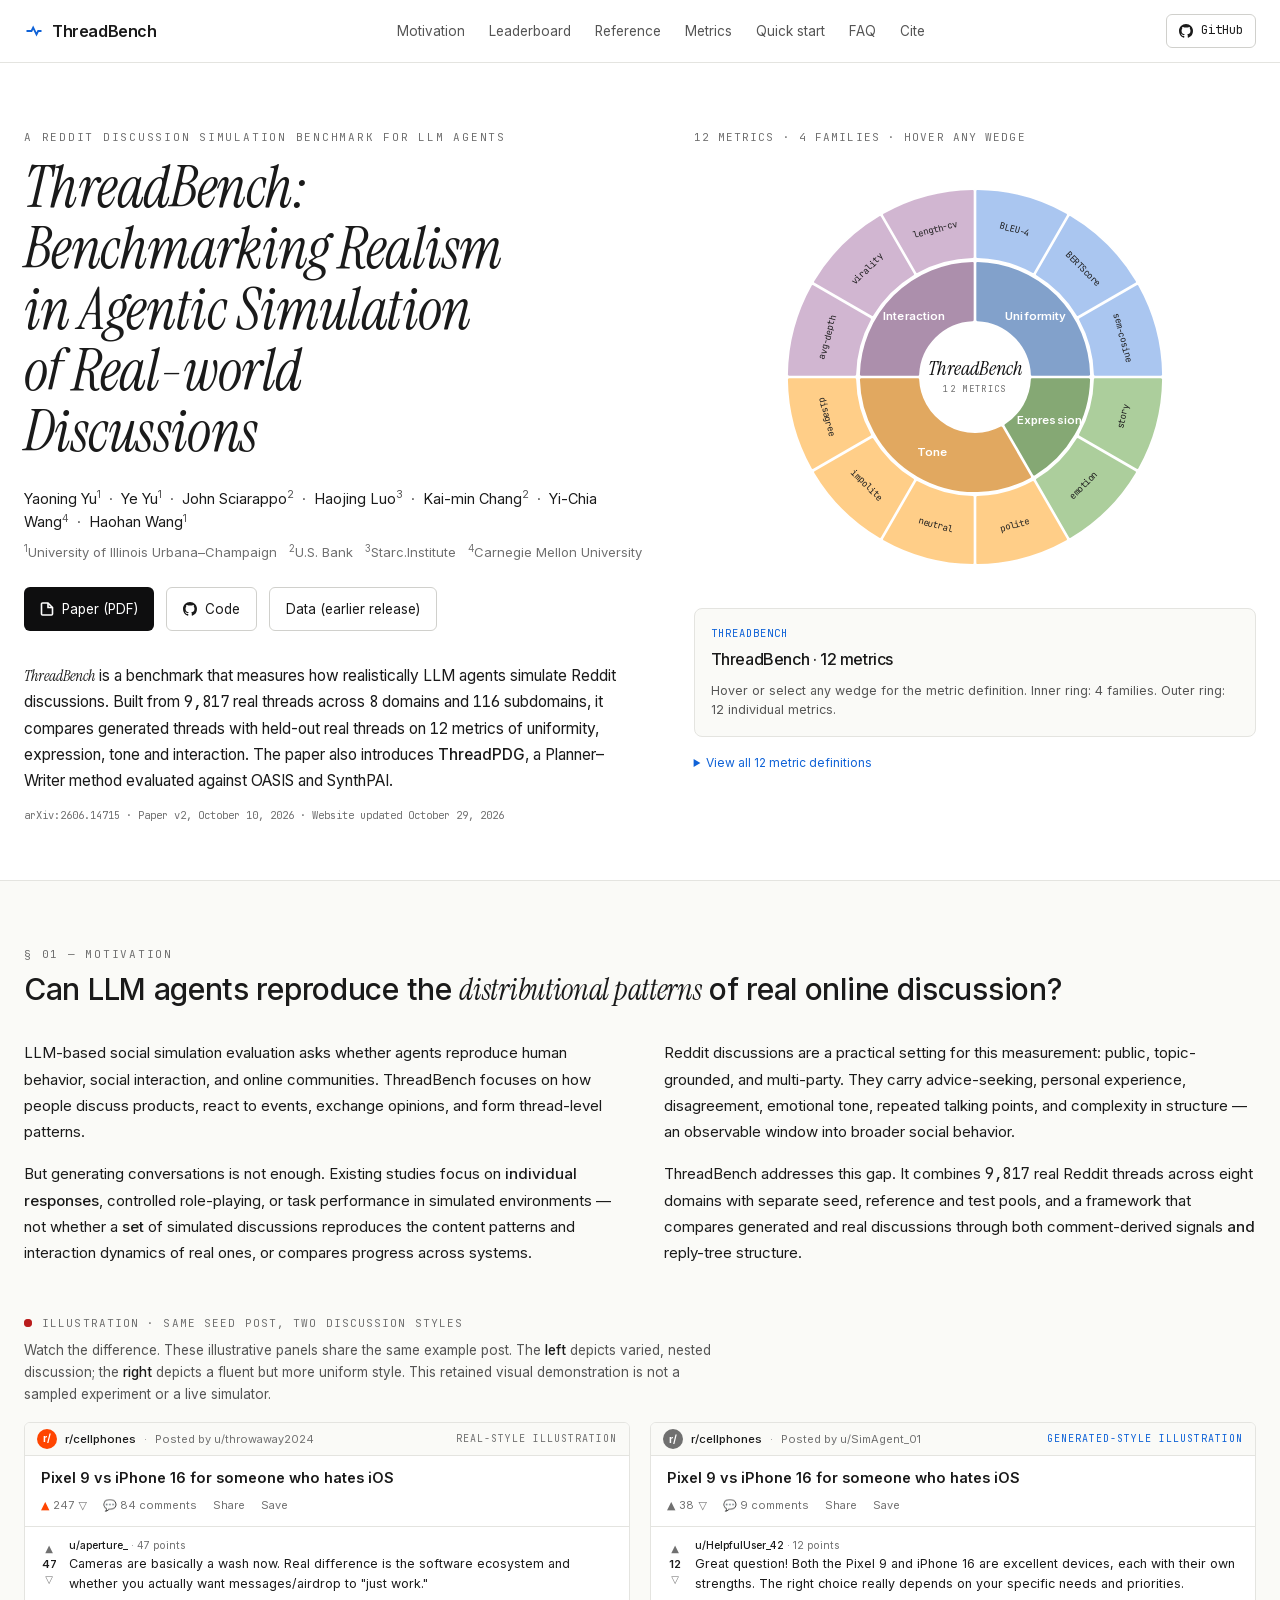
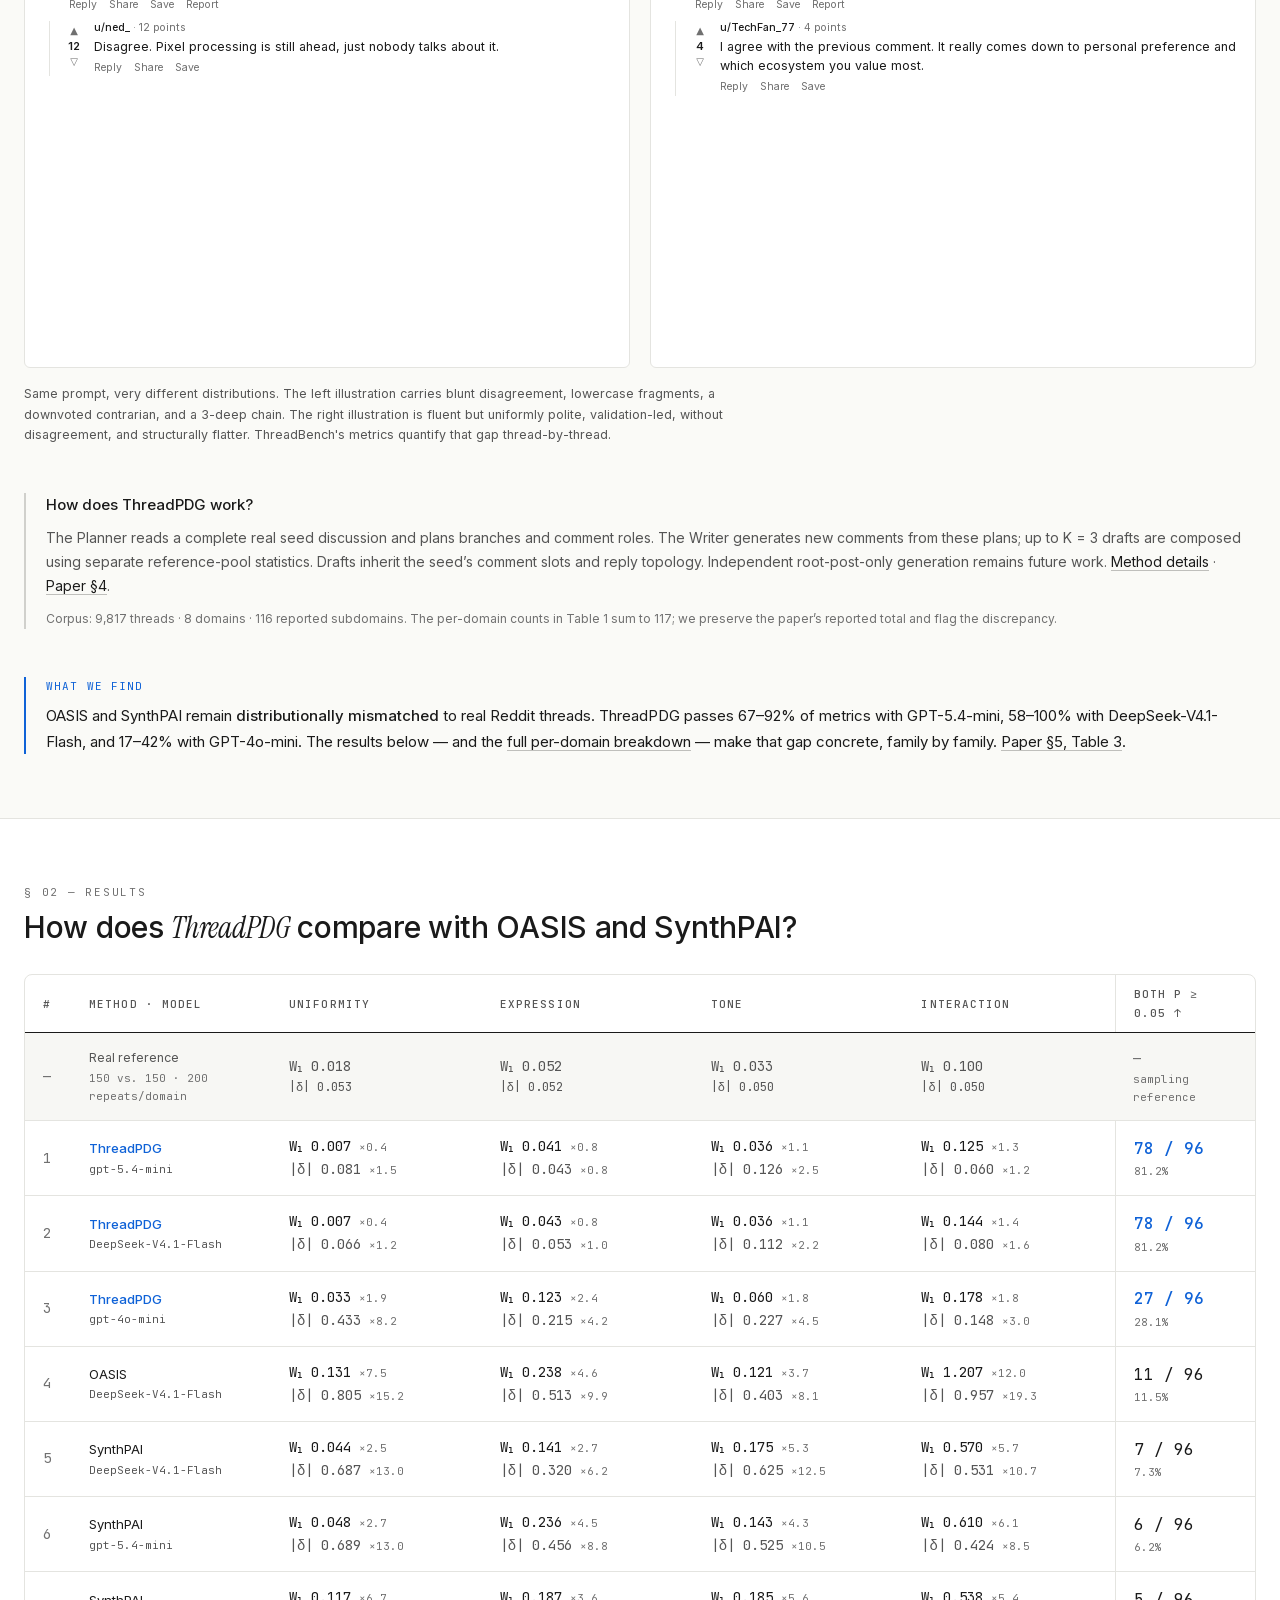
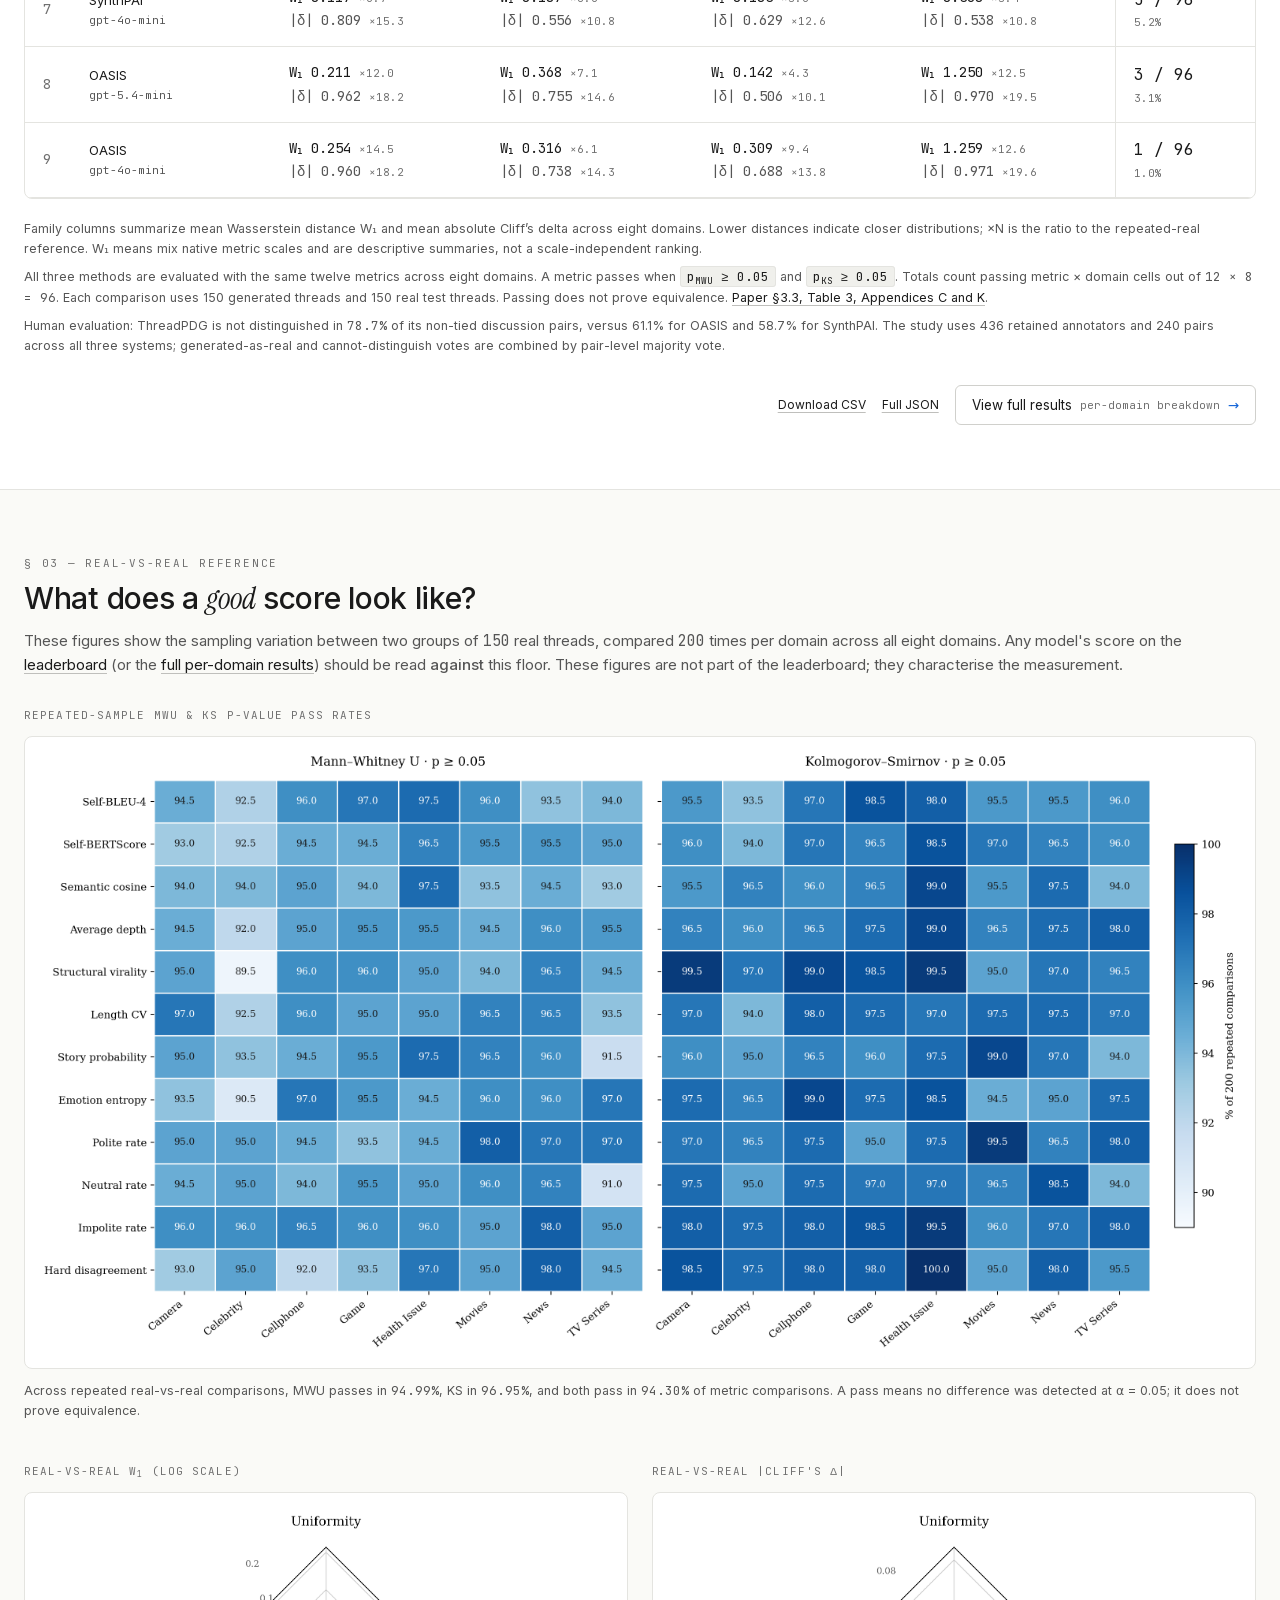
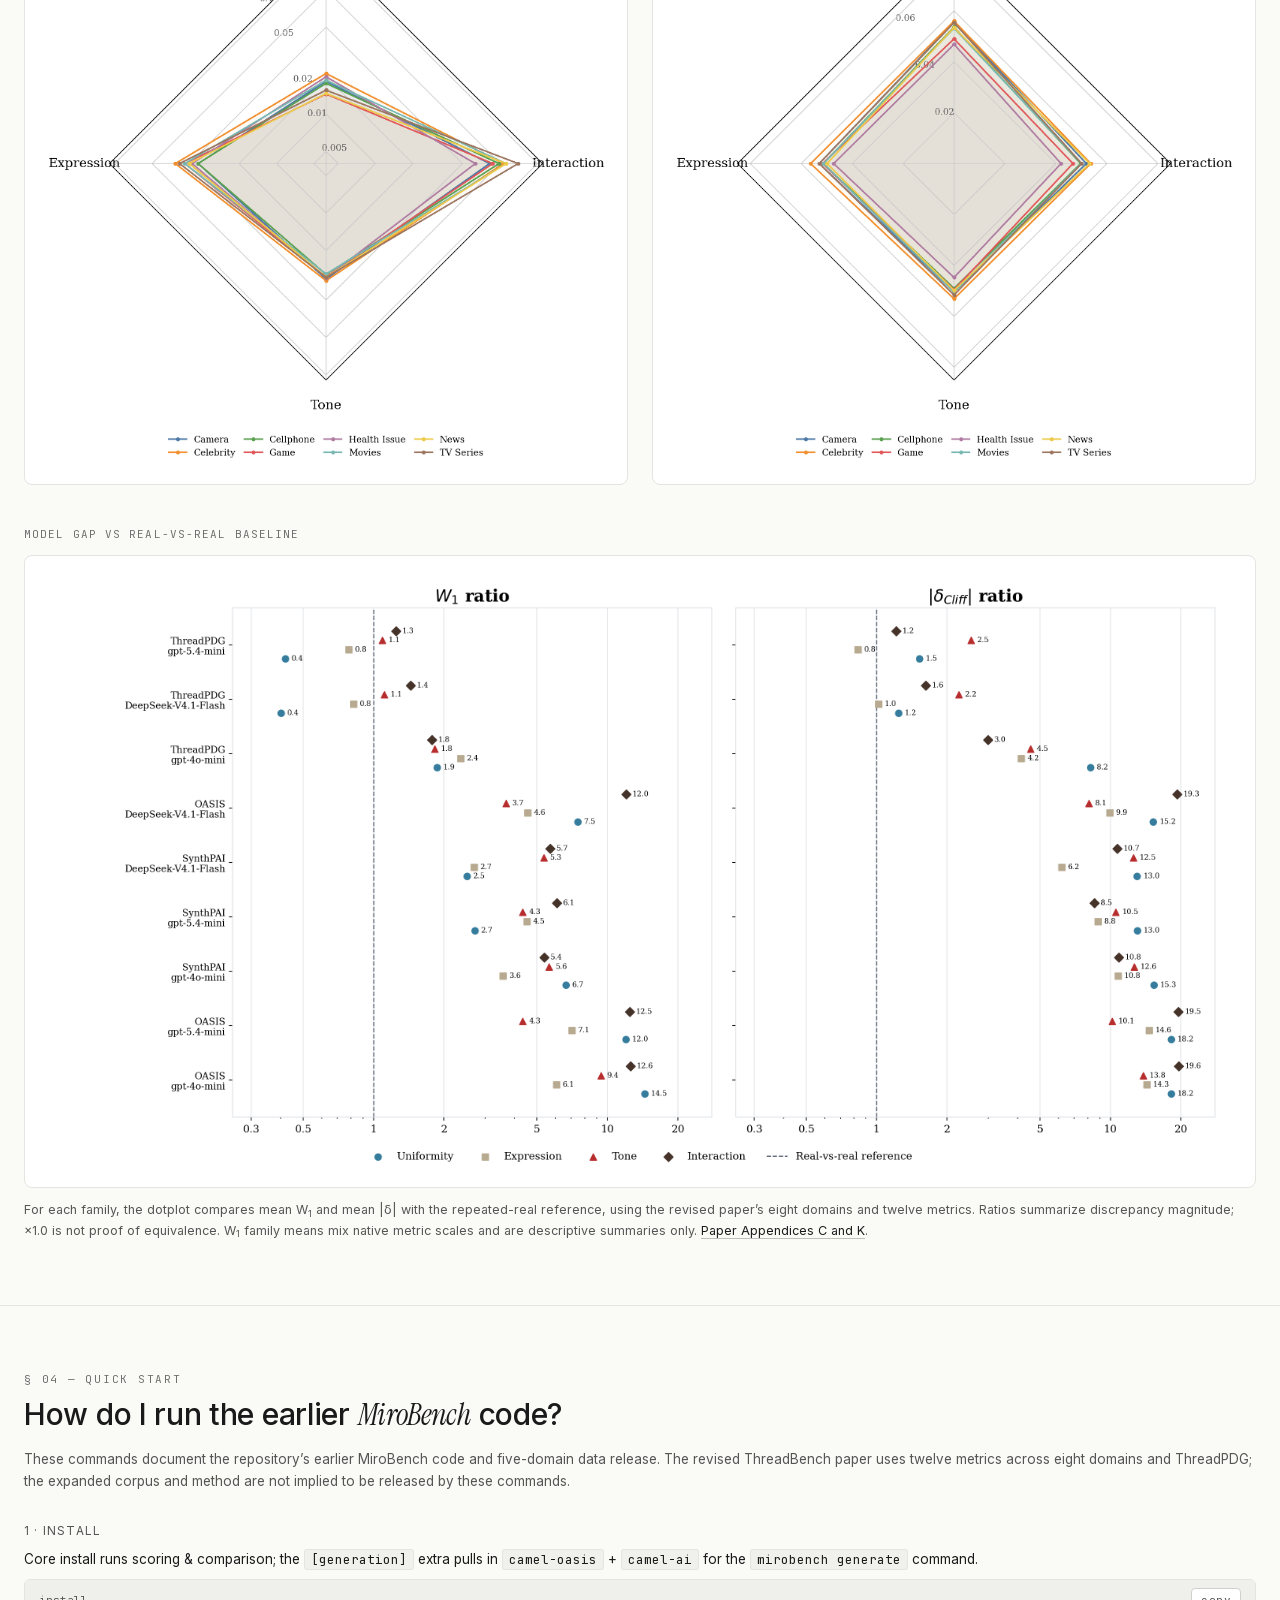
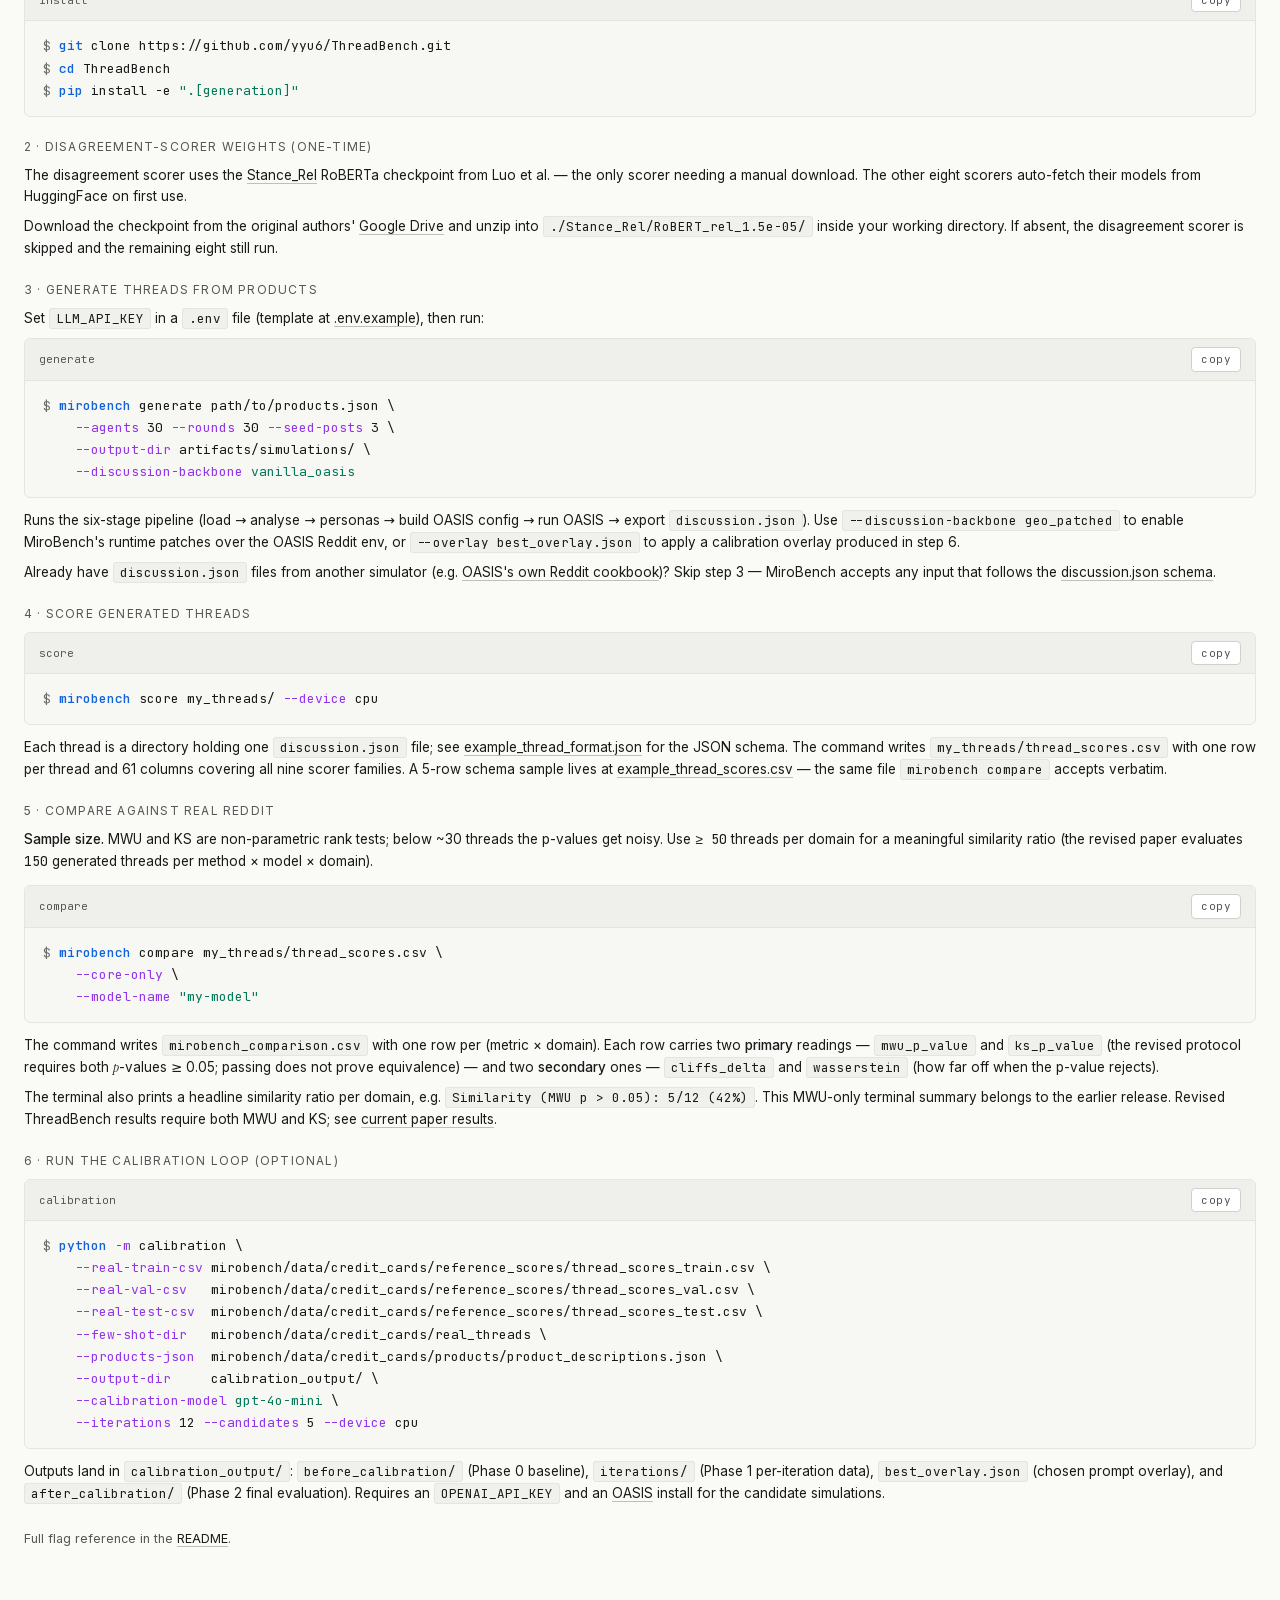
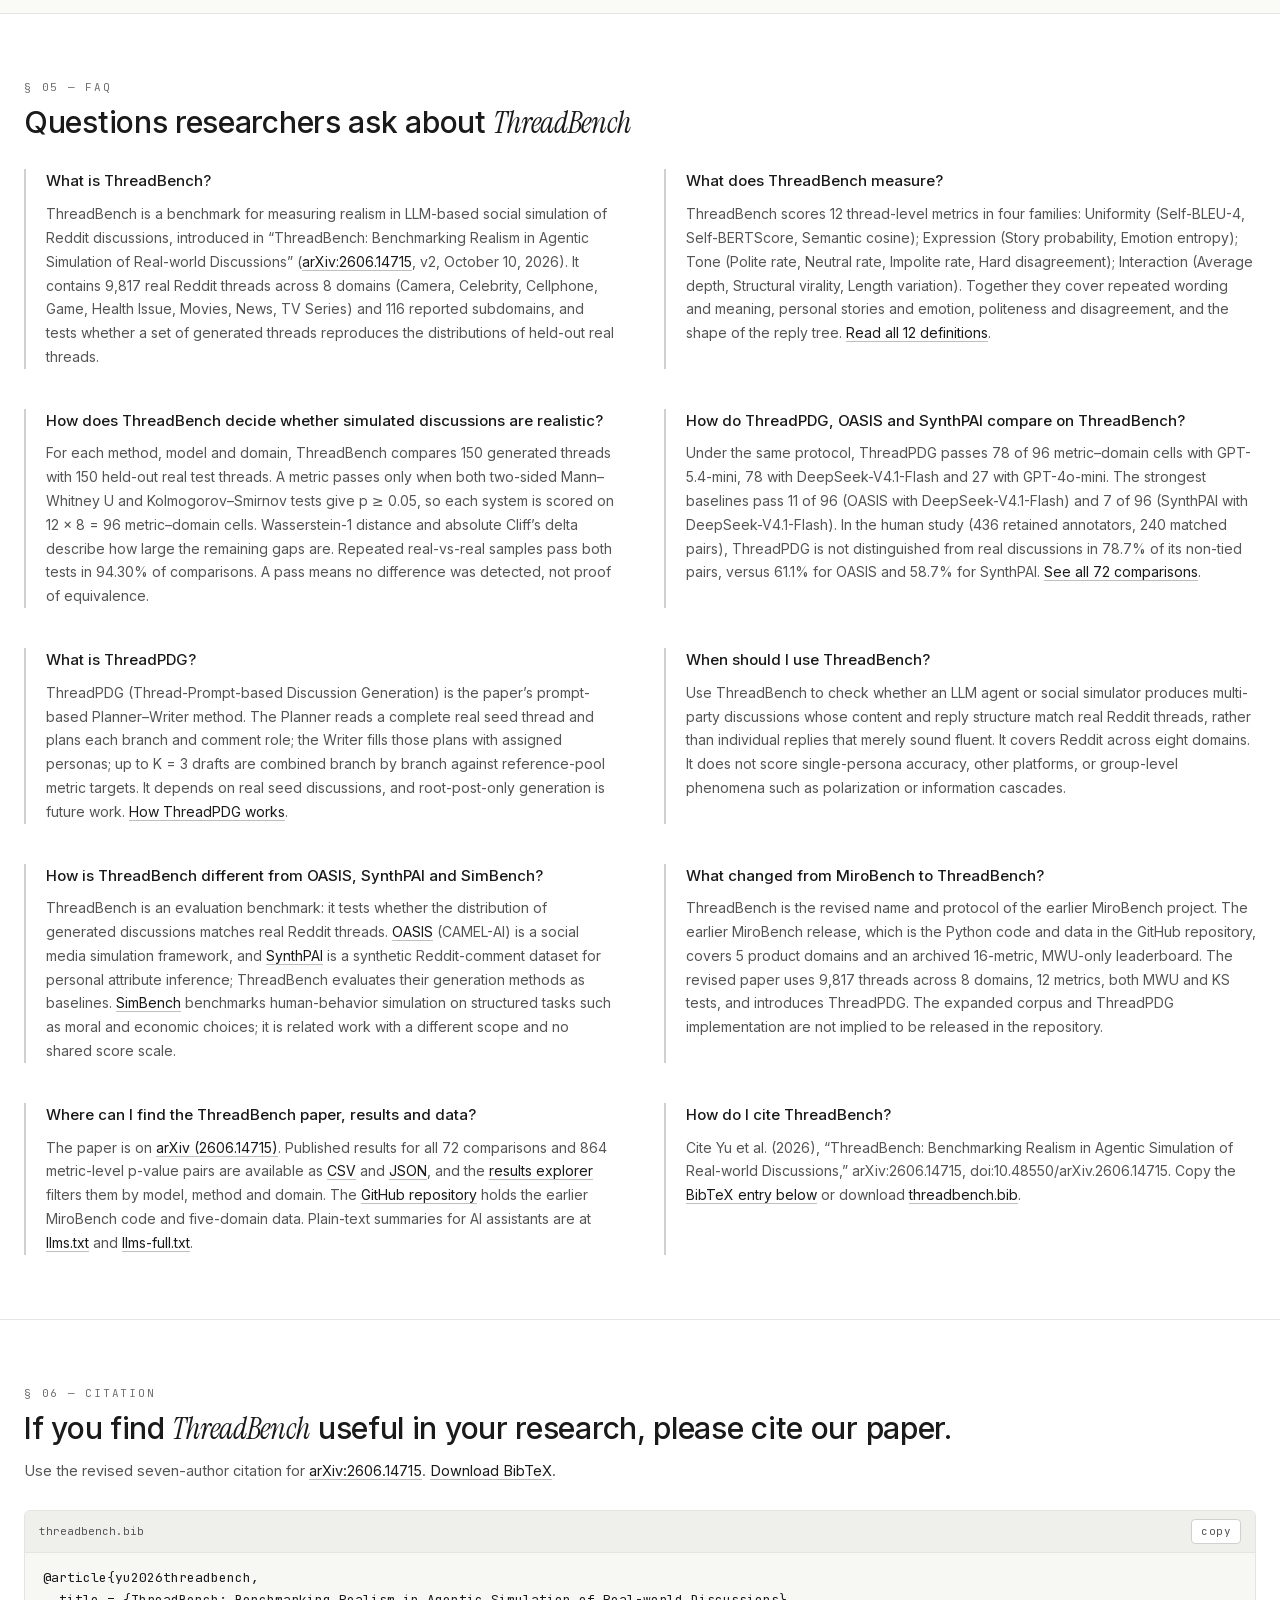
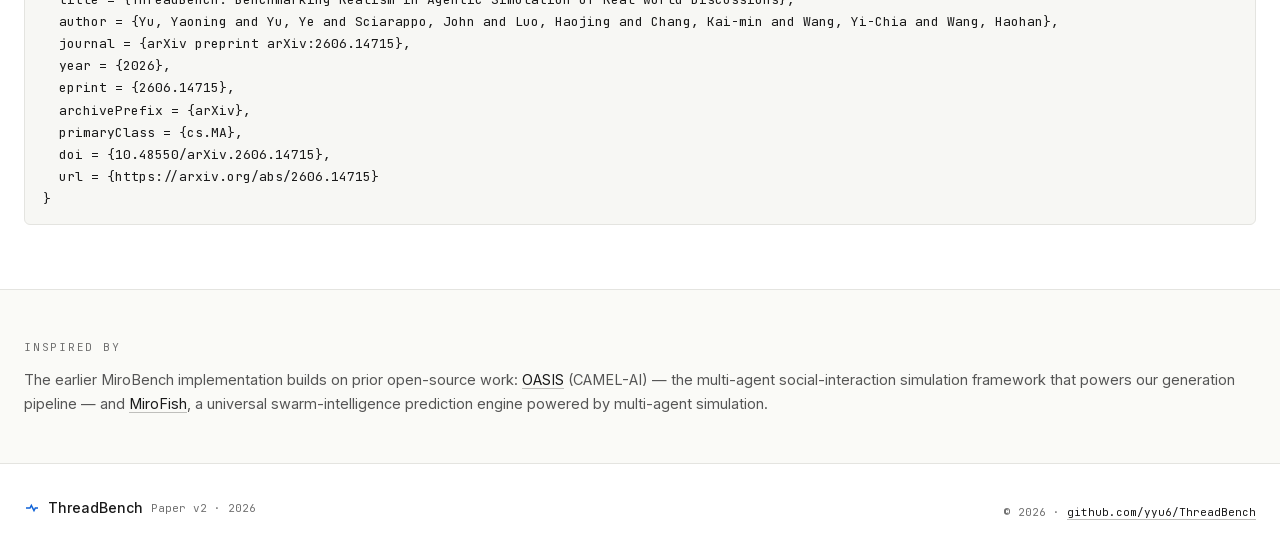
<file: docs/index.html>
<!doctype html>
<html lang="en">
<head>
<meta charset="utf-8">
<meta name="viewport" content="width=device-width,initial-scale=1">
<title>ThreadBench — Reddit Discussion Simulation Benchmark</title>
<meta name="description" content="ThreadBench benchmarks LLM social simulation realism with 9,817 real Reddit threads, 8 domains and 12 metrics. Compare ThreadPDG, OASIS and SynthPAI results.">
<meta name="author" content="Yaoning Yu, Ye Yu, John Sciarappo, Haojing Luo, Kai-min Chang, Yi-Chia Wang, Haohan Wang">
<meta name="keywords" content="ThreadBench, Reddit discussion simulation benchmark, LLM social simulation evaluation, social media simulation, agent-based social simulation, conversation simulation, LLM agents, multi-agent systems, ThreadPDG, OASIS, SynthPAI">

<link rel="canonical" href="https://yyu6.github.io/ThreadBench/">
<link rel="sitemap" type="application/xml" href="https://yyu6.github.io/ThreadBench/sitemap.xml">

<meta property="og:title" content="ThreadBench — Reddit Discussion Simulation Benchmark">
<meta property="og:description" content="ThreadBench benchmarks LLM social simulation realism with 9,817 real Reddit threads, 8 domains and 12 metrics. Compare ThreadPDG, OASIS and SynthPAI results.">
<meta property="og:type" content="article">
<meta property="og:url" content="https://yyu6.github.io/ThreadBench/">
<meta name="twitter:card" content="summary_large_image">
<meta name="twitter:title" content="ThreadBench — Reddit Discussion Simulation Benchmark">
<meta name="twitter:description" content="ThreadBench benchmarks LLM social simulation realism with 9,817 real Reddit threads, 8 domains and 12 metrics. Compare ThreadPDG, OASIS and SynthPAI results.">

<script type="application/ld+json">{"@context": "https://schema.org", "@graph": [{"@type": "WebSite", "@id": "https://yyu6.github.io/ThreadBench/#website", "name": "ThreadBench", "alternateName": "MiroBench", "url": "https://yyu6.github.io/ThreadBench/", "description": "ThreadBench benchmarks LLM social simulation realism with 9,817 real Reddit threads, 8 domains and 12 metrics. Compare ThreadPDG, OASIS and SynthPAI results.", "inLanguage": "en"}, {"@type": ["WebPage", "FAQPage"], "@id": "https://yyu6.github.io/ThreadBench/#webpage", "url": "https://yyu6.github.io/ThreadBench/", "name": "ThreadBench — Reddit Discussion Simulation Benchmark", "description": "ThreadBench benchmarks LLM social simulation realism with 9,817 real Reddit threads, 8 domains and 12 metrics. Compare ThreadPDG, OASIS and SynthPAI results.", "dateModified": "2026-10-29", "inLanguage": "en", "isPartOf": {"@id": "https://yyu6.github.io/ThreadBench/#website"}, "about": {"@id": "https://yyu6.github.io/ThreadBench/#paper"}, "primaryImageOfPage": {"@type": "ImageObject", "contentUrl": "https://yyu6.github.io/ThreadBench/assets/social-card.png", "width": 1200, "height": 630, "caption": "ThreadBench: 9,817 real Reddit threads, 8 domains, 12 metrics in 4 families"}, "mainEntity": [{"@type": "Question", "name": "What is ThreadBench?", "acceptedAnswer": {"@type": "Answer", "text": "ThreadBench is a benchmark for measuring realism in LLM-based social simulation of Reddit discussions, introduced in “ThreadBench: Benchmarking Realism in Agentic Simulation of Real-world Discussions” (arXiv:2606.14715, v2, October 10, 2026). It contains 9,817 real Reddit threads across 8 domains (Camera, Celebrity, Cellphone, Game, Health Issue, Movies, News, TV Series) and 116 reported subdomains, and tests whether a set of generated threads reproduces the distributions of held-out real threads."}}, {"@type": "Question", "name": "What does ThreadBench measure?", "acceptedAnswer": {"@type": "Answer", "text": "ThreadBench scores 12 thread-level metrics in four families: Uniformity (Self-BLEU-4, Self-BERTScore, Semantic cosine); Expression (Story probability, Emotion entropy); Tone (Polite rate, Neutral rate, Impolite rate, Hard disagreement); Interaction (Average depth, Structural virality, Length variation). Together they cover repeated wording and meaning, personal stories and emotion, politeness and disagreement, and the shape of the reply tree. Read all 12 definitions."}}, {"@type": "Question", "name": "How does ThreadBench decide whether simulated discussions are realistic?", "acceptedAnswer": {"@type": "Answer", "text": "For each method, model and domain, ThreadBench compares 150 generated threads with 150 held-out real test threads. A metric passes only when both two-sided Mann–Whitney U and Kolmogorov–Smirnov tests give p ≥ 0.05, so each system is scored on 12 × 8 = 96 metric–domain cells. Wasserstein-1 distance and absolute Cliff’s delta describe how large the remaining gaps are. Repeated real-vs-real samples pass both tests in 94.30% of comparisons. A pass means no difference was detected, not proof of equivalence."}}, {"@type": "Question", "name": "How do ThreadPDG, OASIS and SynthPAI compare on ThreadBench?", "acceptedAnswer": {"@type": "Answer", "text": "Under the same protocol, ThreadPDG passes 78 of 96 metric–domain cells with GPT-5.4-mini, 78 with DeepSeek-V4.1-Flash and 27 with GPT-4o-mini. The strongest baselines pass 11 of 96 (OASIS with DeepSeek-V4.1-Flash) and 7 of 96 (SynthPAI with DeepSeek-V4.1-Flash). In the human study (436 retained annotators, 240 matched pairs), ThreadPDG is not distinguished from real discussions in 78.7% of its non-tied pairs, versus 61.1% for OASIS and 58.7% for SynthPAI. See all 72 comparisons."}}, {"@type": "Question", "name": "What is ThreadPDG?", "acceptedAnswer": {"@type": "Answer", "text": "ThreadPDG (Thread-Prompt-based Discussion Generation) is the paper’s prompt-based Planner–Writer method. The Planner reads a complete real seed thread and plans each branch and comment role; the Writer fills those plans with assigned personas; up to K = 3 drafts are combined branch by branch against reference-pool metric targets. It depends on real seed discussions, and root-post-only generation is future work. How ThreadPDG works."}}, {"@type": "Question", "name": "When should I use ThreadBench?", "acceptedAnswer": {"@type": "Answer", "text": "Use ThreadBench to check whether an LLM agent or social simulator produces multi-party discussions whose content and reply structure match real Reddit threads, rather than individual replies that merely sound fluent. It covers Reddit across eight domains. It does not score single-persona accuracy, other platforms, or group-level phenomena such as polarization or information cascades."}}, {"@type": "Question", "name": "How is ThreadBench different from OASIS, SynthPAI and SimBench?", "acceptedAnswer": {"@type": "Answer", "text": "ThreadBench is an evaluation benchmark: it tests whether the distribution of generated discussions matches real Reddit threads. OASIS (CAMEL-AI) is a social media simulation framework, and SynthPAI is a synthetic Reddit-comment dataset for personal attribute inference; ThreadBench evaluates their generation methods as baselines. SimBench benchmarks human-behavior simulation on structured tasks such as moral and economic choices; it is related work with a different scope and no shared score scale."}}, {"@type": "Question", "name": "What changed from MiroBench to ThreadBench?", "acceptedAnswer": {"@type": "Answer", "text": "ThreadBench is the revised name and protocol of the earlier MiroBench project. The earlier MiroBench release, which is the Python code and data in the GitHub repository, covers 5 product domains and an archived 16-metric, MWU-only leaderboard. The revised paper uses 9,817 threads across 8 domains, 12 metrics, both MWU and KS tests, and introduces ThreadPDG. The expanded corpus and ThreadPDG implementation are not implied to be released in the repository."}}, {"@type": "Question", "name": "Where can I find the ThreadBench paper, results and data?", "acceptedAnswer": {"@type": "Answer", "text": "The paper is on arXiv (2606.14715). Published results for all 72 comparisons and 864 metric-level p-value pairs are available as CSV and JSON, and the results explorer filters them by model, method and domain. The GitHub repository holds the earlier MiroBench code and five-domain data. Plain-text summaries for AI assistants are at llms.txt and llms-full.txt."}}, {"@type": "Question", "name": "How do I cite ThreadBench?", "acceptedAnswer": {"@type": "Answer", "text": "Cite Yu et al. (2026), “ThreadBench: Benchmarking Realism in Agentic Simulation of Real-world Discussions,” arXiv:2606.14715, doi:10.48550/arXiv.2606.14715. Copy the BibTeX entry below or download threadbench.bib."}}], "image": [{"@type": "ImageObject", "contentUrl": "https://yyu6.github.io/ThreadBench/figures/realref_pvalue_heatmap.png", "caption": "Repeated real-vs-real MWU and KS p-value pass rates across ThreadBench's eight domains and twelve metrics", "width": 3040, "height": 1520}, {"@type": "ImageObject", "contentUrl": "https://yyu6.github.io/ThreadBench/figures/realref_w1_radar.png", "caption": "Real-vs-real Wasserstein-1 distance by metric family and domain (log scale)", "width": 1517, "height": 1489}, {"@type": "ImageObject", "contentUrl": "https://yyu6.github.io/ThreadBench/figures/realref_cliff_radar.png", "caption": "Real-vs-real absolute Cliff's delta by metric family and domain", "width": 1517, "height": 1489}, {"@type": "ImageObject", "contentUrl": "https://yyu6.github.io/ThreadBench/figures/realref_model_gap_dotplot.png", "caption": "Per-model W1 and |Cliff's delta| ratios over the real-vs-real baseline, by metric family", "width": 3040, "height": 1520}]}, {"@type": "ScholarlyArticle", "@id": "https://yyu6.github.io/ThreadBench/#paper", "name": "ThreadBench: Benchmarking Realism in Agentic Simulation of Real-world Discussions", "headline": "ThreadBench: Benchmarking Realism in Agentic Simulation of Real-world Discussions", "author": [{"@type": "Person", "@id": "https://yyu6.github.io/ThreadBench/#author-yaoning-yu", "name": "Yaoning Yu", "affiliation": {"@type": "Organization", "name": "University of Illinois Urbana–Champaign"}, "url": "https://yyu6.github.io/"}, {"@type": "Person", "@id": "https://yyu6.github.io/ThreadBench/#author-ye-yu", "name": "Ye Yu", "affiliation": {"@type": "Organization", "name": "University of Illinois Urbana–Champaign"}}, {"@type": "Person", "@id": "https://yyu6.github.io/ThreadBench/#author-john-sciarappo", "name": "John Sciarappo", "affiliation": {"@type": "Organization", "name": "U.S. Bank"}}, {"@type": "Person", "@id": "https://yyu6.github.io/ThreadBench/#author-haojing-luo", "name": "Haojing Luo", "affiliation": {"@type": "Organization", "name": "Starc.Institute"}}, {"@type": "Person", "@id": "https://yyu6.github.io/ThreadBench/#author-kai-min-chang", "name": "Kai-min Chang", "affiliation": {"@type": "Organization", "name": "U.S. Bank"}}, {"@type": "Person", "@id": "https://yyu6.github.io/ThreadBench/#author-yi-chia-wang", "name": "Yi-Chia Wang", "affiliation": {"@type": "Organization", "name": "Carnegie Mellon University"}}, {"@type": "Person", "@id": "https://yyu6.github.io/ThreadBench/#author-haohan-wang", "name": "Haohan Wang", "affiliation": {"@type": "Organization", "name": "University of Illinois Urbana–Champaign"}}], "url": "https://arxiv.org/abs/2606.14715", "sameAs": ["https://doi.org/10.48550/arXiv.2606.14715"], "identifier": [{"@type": "PropertyValue", "propertyID": "arXiv", "value": "2606.14715"}, {"@type": "PropertyValue", "propertyID": "DOI", "value": "10.48550/arXiv.2606.14715"}], "version": "v2", "dateModified": "2026-10-10", "inLanguage": "en", "isAccessibleForFree": true, "publisher": {"@type": "Organization", "name": "arXiv", "url": "https://arxiv.org/"}, "keywords": ["ThreadBench", "Reddit discussion simulation", "LLM social simulation evaluation", "social media simulation", "agent-based social simulation", "conversation simulation", "LLM agents", "multi-agent systems", "ThreadPDG", "OASIS", "SynthPAI"], "image": "https://yyu6.github.io/ThreadBench/assets/social-card.png", "description": "A Reddit discussion simulation benchmark with 9,817 real threads, 8 domains, 116 subdomains and 12 metrics in four families, with ThreadPDG Planner–Writer generation.", "mentions": [{"@type": "SoftwareApplication", "name": "OASIS", "alternateName": "Open Agent Social Interaction Simulations", "url": "https://github.com/camel-ai/oasis"}, {"@type": "Dataset", "name": "SynthPAI", "url": "https://github.com/eth-sri/SynthPAI"}], "encoding": {"@type": "MediaObject", "contentUrl": "https://arxiv.org/pdf/2606.14715", "encodingFormat": "application/pdf"}}, {"@type": "Dataset", "@id": "https://yyu6.github.io/ThreadBench/#results-dataset", "name": "ThreadBench paper results", "description": "Metric-level results from the ThreadBench paper: 72 comparisons (3 generation methods × 3 LLM backbones × 8 Reddit domains) and 864 rounded Mann–Whitney U and Kolmogorov–Smirnov p-value pairs with published pass decisions, Wasserstein-1 distances and absolute Cliff’s delta. Each comparison uses 150 generated and 150 held-out real threads from the 9,817-thread ThreadBench corpus. The export contains paper results, not raw Reddit corpus data.", "url": "https://yyu6.github.io/ThreadBench/results.html", "creator": [{"@id": "https://yyu6.github.io/ThreadBench/#author-yaoning-yu"}, {"@id": "https://yyu6.github.io/ThreadBench/#author-ye-yu"}, {"@id": "https://yyu6.github.io/ThreadBench/#author-john-sciarappo"}, {"@id": "https://yyu6.github.io/ThreadBench/#author-haojing-luo"}, {"@id": "https://yyu6.github.io/ThreadBench/#author-kai-min-chang"}, {"@id": "https://yyu6.github.io/ThreadBench/#author-yi-chia-wang"}, {"@id": "https://yyu6.github.io/ThreadBench/#author-haohan-wang"}], "isBasedOn": {"@id": "https://yyu6.github.io/ThreadBench/#paper"}, "citation": "https://arxiv.org/abs/2606.14715", "license": "https://github.com/yyu6/ThreadBench/blob/main/LICENSE", "keywords": ["ThreadBench", "Reddit discussion simulation", "LLM social simulation evaluation", "social media simulation", "agent-based social simulation", "conversation simulation", "LLM agents", "multi-agent systems", "ThreadPDG", "OASIS", "SynthPAI"], "inLanguage": "en", "isAccessibleForFree": true, "dateModified": "2026-10-29", "measurementTechnique": ["Two-sided Mann–Whitney U test", "Two-sided Kolmogorov–Smirnov test", "Wasserstein-1 distance", "Absolute Cliff's delta"], "variableMeasured": [{"@type": "PropertyValue", "name": "Self-BLEU-4", "propertyID": "self_bleu_4", "description": "Uniformity: Pairwise 4-gram overlap between comments detects repeated wording."}, {"@type": "PropertyValue", "name": "Self-BERTScore", "propertyID": "self_bertscore_mean_f1", "description": "Uniformity: Contextual similarity between comments detects paraphrases and similar expressions."}, {"@type": "PropertyValue", "name": "Semantic cosine", "propertyID": "semantic_mean_cosine", "description": "Uniformity: Mean cosine similarity with all-mpnet-base-v2 captures convergence in meaning."}, {"@type": "PropertyValue", "name": "Story probability", "propertyID": "mean_story_probability", "description": "Expression: StorySeeker estimates the prevalence of personal stories and first-person experiences."}, {"@type": "PropertyValue", "name": "Emotion entropy", "propertyID": "emotion_entropy", "description": "Expression: Entropy of GoEmotions labels measures emotional diversity across comments."}, {"@type": "PropertyValue", "name": "Polite rate", "propertyID": "polite_rate", "description": "Tone: Fraction of comments classified as polite by Intel/polite-guard."}, {"@type": "PropertyValue", "name": "Neutral rate", "propertyID": "neutral_rate", "description": "Tone: Fraction of comments classified as neutral by Intel/polite-guard."}, {"@type": "PropertyValue", "name": "Impolite rate", "propertyID": "impolite_rate", "description": "Tone: Fraction of comments classified as impolite by Intel/polite-guard."}, {"@type": "PropertyValue", "name": "Hard disagreement", "propertyID": "hard_disagree_rate", "description": "Tone: Explicit disagreement in parent–reply pairs."}, {"@type": "PropertyValue", "name": "Average depth", "propertyID": "avg_depth", "description": "Interaction: Mean reply depth measures how far multi-step exchanges develop."}, {"@type": "PropertyValue", "name": "Structural virality", "propertyID": "structural_virality", "description": "Interaction: Mean shortest-path distance between comments captures the spread of interaction across the reply tree."}, {"@type": "PropertyValue", "name": "Length variation", "propertyID": "length_cv", "description": "Interaction: Coefficient of variation of comment lengths measures the mixture of short reactions and longer contributions."}], "distribution": [{"@type": "DataDownload", "encodingFormat": "text/csv", "contentUrl": "https://yyu6.github.io/ThreadBench/paper-results.csv"}, {"@type": "DataDownload", "encodingFormat": "application/json", "contentUrl": "https://yyu6.github.io/ThreadBench/paper-data.json"}]}, {"@type": "DefinedTermSet", "@id": "https://yyu6.github.io/ThreadBench/#metrics", "name": "ThreadBench metrics", "description": "Twelve thread-level metrics in four families (Uniformity, Expression, Tone, Interaction) used to compare generated and real Reddit discussions.", "hasDefinedTerm": [{"@type": "DefinedTerm", "name": "Self-BLEU-4", "termCode": "self_bleu_4", "description": "Uniformity: Pairwise 4-gram overlap between comments detects repeated wording.", "inDefinedTermSet": {"@id": "https://yyu6.github.io/ThreadBench/#metrics"}}, {"@type": "DefinedTerm", "name": "Self-BERTScore", "termCode": "self_bertscore_mean_f1", "description": "Uniformity: Contextual similarity between comments detects paraphrases and similar expressions.", "inDefinedTermSet": {"@id": "https://yyu6.github.io/ThreadBench/#metrics"}}, {"@type": "DefinedTerm", "name": "Semantic cosine", "termCode": "semantic_mean_cosine", "description": "Uniformity: Mean cosine similarity with all-mpnet-base-v2 captures convergence in meaning.", "inDefinedTermSet": {"@id": "https://yyu6.github.io/ThreadBench/#metrics"}}, {"@type": "DefinedTerm", "name": "Story probability", "termCode": "mean_story_probability", "description": "Expression: StorySeeker estimates the prevalence of personal stories and first-person experiences.", "inDefinedTermSet": {"@id": "https://yyu6.github.io/ThreadBench/#metrics"}}, {"@type": "DefinedTerm", "name": "Emotion entropy", "termCode": "emotion_entropy", "description": "Expression: Entropy of GoEmotions labels measures emotional diversity across comments.", "inDefinedTermSet": {"@id": "https://yyu6.github.io/ThreadBench/#metrics"}}, {"@type": "DefinedTerm", "name": "Polite rate", "termCode": "polite_rate", "description": "Tone: Fraction of comments classified as polite by Intel/polite-guard.", "inDefinedTermSet": {"@id": "https://yyu6.github.io/ThreadBench/#metrics"}}, {"@type": "DefinedTerm", "name": "Neutral rate", "termCode": "neutral_rate", "description": "Tone: Fraction of comments classified as neutral by Intel/polite-guard.", "inDefinedTermSet": {"@id": "https://yyu6.github.io/ThreadBench/#metrics"}}, {"@type": "DefinedTerm", "name": "Impolite rate", "termCode": "impolite_rate", "description": "Tone: Fraction of comments classified as impolite by Intel/polite-guard.", "inDefinedTermSet": {"@id": "https://yyu6.github.io/ThreadBench/#metrics"}}, {"@type": "DefinedTerm", "name": "Hard disagreement", "termCode": "hard_disagree_rate", "description": "Tone: Explicit disagreement in parent–reply pairs.", "inDefinedTermSet": {"@id": "https://yyu6.github.io/ThreadBench/#metrics"}}, {"@type": "DefinedTerm", "name": "Average depth", "termCode": "avg_depth", "description": "Interaction: Mean reply depth measures how far multi-step exchanges develop.", "inDefinedTermSet": {"@id": "https://yyu6.github.io/ThreadBench/#metrics"}}, {"@type": "DefinedTerm", "name": "Structural virality", "termCode": "structural_virality", "description": "Interaction: Mean shortest-path distance between comments captures the spread of interaction across the reply tree.", "inDefinedTermSet": {"@id": "https://yyu6.github.io/ThreadBench/#metrics"}}, {"@type": "DefinedTerm", "name": "Length variation", "termCode": "length_cv", "description": "Interaction: Coefficient of variation of comment lengths measures the mixture of short reactions and longer contributions.", "inDefinedTermSet": {"@id": "https://yyu6.github.io/ThreadBench/#metrics"}}]}, {"@type": "SoftwareSourceCode", "@id": "https://yyu6.github.io/ThreadBench/#code", "name": "ThreadBench repository (earlier MiroBench implementation)", "codeRepository": "https://github.com/yyu6/ThreadBench", "programmingLanguage": "Python", "license": "https://opensource.org/licenses/MIT", "description": "Python package and mirobench CLI for scoring generated discussion threads and comparing them with real Reddit threads. It documents the earlier MiroBench five-domain release, not the expanded ThreadBench corpus or the ThreadPDG implementation.", "subjectOf": {"@id": "https://yyu6.github.io/ThreadBench/#paper"}}]}</script>

<link rel="stylesheet" href="assets/original-fonts.css">
<link rel="stylesheet" href="assets/legacy-utilities.css">

<style>
  html { scroll-behavior: smooth; }
  body {
    background: #FFFFFF;
    color: #1A1A1A;
    -webkit-font-smoothing: antialiased;
    -moz-osx-font-smoothing: grayscale;
  }
  .serif-italic {
    font-family: 'Instrument Serif', Georgia, serif;
    font-style: italic;
    font-weight: 400;
  }
  ::selection { background: rgba(15, 98, 215, 0.18); }

  /* Links */
  .ulink {
    color: #1A1A1A;
    text-decoration: underline;
    text-decoration-color: #BFBFBC;
    text-underline-offset: 3px;
    transition: text-decoration-color 200ms, color 200ms;
  }
  .ulink:hover { color: #0F62D7; text-decoration-color: #0F62D7; }

  /* Mono code chip */
  .mono-chip {
    font-family: 'JetBrains Mono', monospace;
    font-size: 12.5px;
    background: #F0F0EC;
    border: 1px solid #E4E4E0;
    border-radius: 3px;
    padding: 1px 6px;
    color: #1A1A1A;
  }

  /* Method badge in leaderboard */
  .method-tag {
    display: inline-flex;
    align-items: center;
    gap: 4px;
    font-family: 'JetBrains Mono', monospace;
    font-size: 10.5px;
    letter-spacing: 0.04em;
    background: #EEF3FB;
    border: 1px solid #D6E1F1;
    color: #0F62D7;
    padding: 1px 7px;
    border-radius: 999px;
  }
  .method-tag .dot {
    width: 5px; height: 5px; border-radius: 50%; background: #0F62D7;
  }

  /* Section number */
  .sec-num {
    font-family: 'JetBrains Mono', monospace;
    font-size: 11px;
    letter-spacing: 0.16em;
    color: #707070;
    text-transform: uppercase;
  }

  /* Nav */
  .nav-bg {
    background: rgba(255, 255, 255, 0.86);
    backdrop-filter: blur(12px);
    -webkit-backdrop-filter: blur(12px);
    border-bottom: 1px solid #E4E4E0;
  }

  /* Tables */
  table.bench { border-collapse: collapse; width: 100%; }
  table.bench th, table.bench td {
    border-bottom: 1px solid #E4E4E0;
    padding: 14px 18px;
    text-align: left;
    font-size: 14px;
    vertical-align: middle;
  }
  table.bench thead th {
    font-family: 'JetBrains Mono', monospace;
    font-size: 11px;
    letter-spacing: 0.10em;
    text-transform: uppercase;
    color: #555;
    font-weight: 500;
    border-bottom: 1.5px solid #1A1A1A;
    padding-top: 10px;
    padding-bottom: 10px;
  }
  table.bench tbody tr:hover {
    background: #FAFAF7;
  }

  /* Numeric */
  .num { font-family: 'JetBrains Mono', monospace; font-feature-settings: "tnum" 1; }

  /* Code block */
  .code-block {
    background: #F7F7F4;
    border: 1px solid #E4E4E0;
    border-radius: 6px;
    font-family: 'JetBrains Mono', monospace;
    font-size: 13px;
    line-height: 1.7;
    overflow: hidden;
  }
  .code-bar {
    padding: 8px 14px;
    background: #EFEFEB;
    border-bottom: 1px solid #E4E4E0;
    display: flex;
    align-items: center;
    justify-content: space-between;
  }
  .code-block pre {
    padding: 14px 18px;
    overflow-x: auto;
    white-space: pre;
    color: #1A1A1A;
  }
  .tok-prompt  { color: #6b6b6b; user-select: none; }
  .tok-cmd     { color: #0F62D7; font-weight: 500; }
  .tok-flag    { color: #9333EA; }
  .tok-str     { color: #047857; }
  .tok-comment { color: #707070; font-style: italic; }

  /* Copy button */
  .copy-btn {
    font-family: 'JetBrains Mono', monospace;
    font-size: 11px;
    letter-spacing: 0.04em;
    color: #555;
    border: 1px solid #D0D0CC;
    background: #FFFFFF;
    padding: 2px 9px;
    border-radius: 4px;
    cursor: pointer;
    transition: all 180ms;
  }
  .copy-btn:hover { color: #0F62D7; border-color: #0F62D7; }
  .copy-btn.copied { color: #047857; border-color: #047857; }

  /* Reveal */
  .reveal { opacity: 0; transform: translateY(10px); transition: opacity 600ms cubic-bezier(.16,1,.3,1), transform 600ms cubic-bezier(.16,1,.3,1); }
  .reveal.in { opacity: 1; transform: translateY(0); }

  /* Sunburst panel */
  #sunburst { display: block; max-width: 100%; height: auto; }

  /* Live thread (animated, looped) */
  #live-thread .lt-row {
    opacity: 0;
    transform: translateY(6px);
    transition: opacity 650ms cubic-bezier(.16,1,.3,1),
                transform 650ms cubic-bezier(.16,1,.3,1);
  }
  #live-thread .lt-row.shown { opacity: 1; transform: translateY(0); }
  @media (prefers-reduced-motion: reduce) {
    #live-thread .lt-row { transition: none; opacity: 1; transform: none; }
  }
</style>
<noscript><style>.reveal{opacity:1!important;transform:none!important}#live-thread .lt-row{opacity:1!important;transform:none!important}</style></noscript>
<style>.skip-link{position:fixed;top:-100px;left:16px;background:#0e0e0f;color:white;padding:8px 12px;z-index:100}.skip-link:focus{top:12px}:focus-visible{outline:2px solid #0F62D7;outline-offset:4px}@media(prefers-reduced-motion:reduce){html{scroll-behavior:auto}.reveal{opacity:1;transform:none;transition:none}}</style>
<meta name="robots" content="index,follow,max-image-preview:large">
<link rel="icon" href="assets/favicon.svg" type="image/svg+xml">
<link rel="alternate" type="text/plain" href="llms.txt" title="ThreadBench summary for AI assistants">
<meta property="og:site_name" content="ThreadBench">
<meta property="og:locale" content="en_US">
<meta property="og:image" content="https://yyu6.github.io/ThreadBench/assets/social-card.png">
<meta property="og:image:width" content="1200">
<meta property="og:image:height" content="630">
<meta property="og:image:alt" content="ThreadBench: 9,817 real Reddit threads, 8 domains, 12 metrics in 4 families">
<meta property="article:modified_time" content="2026-10-29">
<meta name="twitter:image" content="https://yyu6.github.io/ThreadBench/assets/social-card.png">
<meta name="twitter:image:alt" content="ThreadBench: 9,817 real Reddit threads, 8 domains, 12 metrics in 4 families">
<meta name="citation_title" content="ThreadBench: Benchmarking Realism in Agentic Simulation of Real-world Discussions">
<meta name="citation_author" content="Yaoning Yu">
<meta name="citation_author_institution" content="University of Illinois Urbana–Champaign">
<meta name="citation_author" content="Ye Yu">
<meta name="citation_author_institution" content="University of Illinois Urbana–Champaign">
<meta name="citation_author" content="John Sciarappo">
<meta name="citation_author_institution" content="U.S. Bank">
<meta name="citation_author" content="Haojing Luo">
<meta name="citation_author_institution" content="Starc.Institute">
<meta name="citation_author" content="Kai-min Chang">
<meta name="citation_author_institution" content="U.S. Bank">
<meta name="citation_author" content="Yi-Chia Wang">
<meta name="citation_author_institution" content="Carnegie Mellon University">
<meta name="citation_author" content="Haohan Wang">
<meta name="citation_author_institution" content="University of Illinois Urbana–Champaign">
<meta name="citation_publication_date" content="2026">
<meta name="citation_arxiv_id" content="2606.14715">
<meta name="citation_doi" content="10.48550/arXiv.2606.14715">
<meta name="citation_pdf_url" content="https://arxiv.org/pdf/2606.14715">
<meta name="citation_abstract_html_url" content="https://arxiv.org/abs/2606.14715">
<meta name="citation_keywords" content="ThreadBench; Reddit discussion simulation; LLM social simulation evaluation; social media simulation; agent-based social simulation; conversation simulation; LLM agents; multi-agent systems; ThreadPDG; OASIS; SynthPAI">
</head>

<body class="font-sans text-[15px] leading-[1.65]">
<a href="#main" class="skip-link">Skip to content</a>

<!-- ════════ NAV ════════ -->
<header id="nav" class="fixed top-0 left-0 right-0 z-50 nav-bg">
  <div class="max-w-[1280px] mx-auto px-6 py-3.5 flex items-center justify-between">
    <a href="#top" class="flex items-center gap-2 text-[16px] font-semibold tracking-tight">
      <svg width="20" height="20" viewBox="0 0 24 24" fill="none" stroke="#0F62D7" stroke-width="2.2">
        <path d="M3 12h6l2-4 4 8 2-4h4"/>
      </svg>
      <span>ThreadBench</span>
    </a>
    <nav class="hidden md:flex items-center gap-6 text-[13.5px] text-mute">
      <a href="#motivation" class="hover:text-text">Motivation</a>
      <a href="#leaderboard" class="hover:text-text">Leaderboard</a>
      <a href="#realref" class="hover:text-text">Reference</a>
      <a href="#metrics" class="hover:text-text">Metrics</a>
      <a href="#quickstart" class="hover:text-text">Quick start</a>
      <a href="#faq" class="hover:text-text">FAQ</a>
      <a href="#cite" class="hover:text-text">Cite</a>
    </nav>
    <a href="https://github.com/yyu6/ThreadBench" target="_blank" rel="noopener"
       class="inline-flex items-center gap-2 px-3 py-1.5 text-[13px] border border-line2 rounded-md hover:border-text/40 transition-colors">
      <svg width="14" height="14" viewBox="0 0 16 16" fill="currentColor">
        <path d="M8 0C3.58 0 0 3.58 0 8a8 8 0 0 0 5.47 7.59c.4.07.55-.17.55-.38 0-.19-.01-.82-.01-1.49-2.01.37-2.53-.49-2.69-.94-.09-.23-.48-.94-.82-1.13-.28-.15-.68-.52-.01-.53.63-.01 1.08.58 1.23.82.72 1.21 1.87.87 2.33.66.07-.52.28-.87.51-1.07-1.78-.2-3.64-.89-3.64-3.95 0-.87.31-1.59.82-2.15-.08-.2-.36-1.02.08-2.12 0 0 .67-.21 2.2.82.64-.18 1.32-.27 2-.27.68 0 1.36.09 2 .27 1.53-1.04 2.2-.82 2.2-.82.44 1.1.16 1.92.08 2.12.51.56.82 1.27.82 2.15 0 3.07-1.87 3.75-3.65 3.95.29.25.54.73.54 1.48 0 1.07-.01 1.93-.01 2.2 0 .21.15.46.55.38A8.01 8.01 0 0 0 16 8c0-4.42-3.58-8-8-8z"/>
      </svg>
      <span class="font-mono text-[12px]">GitHub</span>
    </a>
  </div>
</header>

<main id="main">
<!-- ════════ HERO ════════ -->
<section id="top" class="pt-32 pb-14">
  <div class="max-w-[1280px] mx-auto px-6">
    <div class="grid lg:grid-cols-[1.05fr_0.95fr] gap-x-12 gap-y-10 items-start">

      <!-- LEFT: title + meta + abstract -->
      <div>
        <div class="sec-num">A Reddit discussion simulation benchmark for LLM agents</div>
        <h1 class="serif-italic mt-3 text-[40px] sm:text-[52px] lg:text-[58px] leading-[1.05] tracking-[-0.01em] max-w-[18ch]">
          ThreadBench: Benchmarking Realism in Agentic Simulation of Real-world Discussions
        </h1>

        <address class="mt-6 text-[14.5px] text-mute leading-relaxed not-italic"><span class="text-text">Yaoning Yu</span><sup>1</sup> &nbsp;·&nbsp; <span class="text-text">Ye Yu</span><sup>1</sup> &nbsp;·&nbsp; <span class="text-text">John Sciarappo</span><sup>2</sup> &nbsp;·&nbsp; <span class="text-text">Haojing Luo</span><sup>3</sup> &nbsp;·&nbsp; <span class="text-text">Kai-min Chang</span><sup>2</sup> &nbsp;·&nbsp; <span class="text-text">Yi-Chia Wang</span><sup>4</sup> &nbsp;·&nbsp; <span class="text-text">Haohan Wang</span><sup>1</sup><div class="mt-2 text-[13px] text-mute2"><sup>1</sup>University of Illinois Urbana–Champaign &nbsp; <sup>2</sup>U.S. Bank &nbsp; <sup>3</sup>Starc.Institute &nbsp; <sup>4</sup>Carnegie Mellon University</div></address>

        <div class="mt-6 flex flex-wrap gap-3">
          <a href="https://arxiv.org/pdf/2606.14715" target="_blank" rel="noopener"
             class="inline-flex items-center gap-2 px-4 py-2.5 bg-ink text-white rounded-md text-[13.5px] hover:bg-accent transition-colors">
            <svg width="14" height="14" viewBox="0 0 14 14" fill="none" stroke="currentColor" stroke-width="1.6">
              <path d="M8 1H2.5a1 1 0 0 0-1 1v10a1 1 0 0 0 1 1h9a1 1 0 0 0 1-1V5.5L8 1z"/>
              <path d="M8 1v4.5h4.5"/>
            </svg>
            Paper&nbsp;(PDF)
          </a>
          <a href="https://github.com/yyu6/ThreadBench" target="_blank" rel="noopener"
             class="inline-flex items-center gap-2 px-4 py-2.5 border border-line2 rounded-md text-[13.5px] hover:border-ink transition-colors">
            <svg width="14" height="14" viewBox="0 0 16 16" fill="currentColor">
              <path d="M8 0C3.58 0 0 3.58 0 8a8 8 0 0 0 5.47 7.59c.4.07.55-.17.55-.38 0-.19-.01-.82-.01-1.49-2.01.37-2.53-.49-2.69-.94-.09-.23-.48-.94-.82-1.13-.28-.15-.68-.52-.01-.53.63-.01 1.08.58 1.23.82.72 1.21 1.87.87 2.33.66.07-.52.28-.87.51-1.07-1.78-.2-3.64-.89-3.64-3.95 0-.87.31-1.59.82-2.15-.08-.2-.36-1.02.08-2.12 0 0 .67-.21 2.2.82.64-.18 1.32-.27 2-.27.68 0 1.36.09 2 .27 1.53-1.04 2.2-.82 2.2-.82.44 1.1.16 1.92.08 2.12.51.56.82 1.27.82 2.15 0 3.07-1.87 3.75-3.65 3.95.29.25.54.73.54 1.48 0 1.07-.01 1.93-.01 2.2 0 .21.15.46.55.38A8.01 8.01 0 0 0 16 8c0-4.42-3.58-8-8-8z"/>
            </svg>
            Code
          </a>
          <a href="https://github.com/yyu6/ThreadBench/tree/main/mirobench/data" target="_blank"
             class="inline-flex items-center gap-2 px-4 py-2.5 border border-line2 rounded-md text-[13.5px] hover:border-ink transition-colors">
            Data (earlier release)
          </a>
        </div>

        <p class="mt-8 text-[15.5px] text-text leading-[1.7] max-w-[60ch]">
          <span class="serif-italic">ThreadBench</span> is a benchmark that measures how realistically LLM agents simulate
          Reddit discussions. Built from <span class="num">9,817</span> real threads across <span class="num">8</span> domains
          and <span class="num">116</span> subdomains, it compares generated threads with held-out real threads on
          <span class="num">12</span> metrics of uniformity, expression, tone and interaction.
          The paper also introduces <span class="font-medium">ThreadPDG</span>, a Planner–Writer method evaluated against OASIS and SynthPAI.
        </p>
        <p class="mt-3 font-mono text-[10.5px] text-mute2">arXiv:2606.14715 · Paper v2, October 10, 2026 · Website updated <time datetime="2026-10-29">October 29, 2026</time></p>
      </div>

      <!-- RIGHT: sunburst chart + info panel -->
      <div id="metrics" class="flex flex-col items-center gap-4">
        <div class="text-[11px] tracking-widest text-mute2 uppercase font-mono self-start">
          12 metrics · 4 families · hover any wedge
        </div>
        <svg id="sunburst" width="430" height="430" viewBox="-215 -215 430 430" class="max-w-full"></svg>
        <div id="sunburst-info" class="w-full border border-line rounded-lg p-4 bg-surf">
          <div id="sb-family" class="font-mono text-[10.5px] text-accent tracking-widest uppercase">THREADBENCH</div>
          <div id="sb-name" class="mt-1 text-[16px] font-medium tracking-tight">ThreadBench · 12 metrics</div>
          <div id="sb-desc" class="mt-2 text-[12.5px] text-mute leading-[1.55]">
            Hover or select any wedge for the metric definition. Inner ring: 4 families. Outer ring: 12 individual metrics.
          </div>
        </div>
        <details id="metric-definitions" class="w-full text-[12px] text-mute leading-relaxed"><summary class="cursor-pointer text-accent">View all 12 metric definitions</summary><div class="mt-3"><h2 class="font-medium">Uniformity</h2><dl><dt class="mt-2 font-mono text-[11px]">Self-BLEU-4 · self_bleu_4</dt><dd>Pairwise 4-gram overlap between comments detects repeated wording.</dd><dt class="mt-2 font-mono text-[11px]">Self-BERTScore · self_bertscore_mean_f1</dt><dd>Contextual similarity between comments detects paraphrases and similar expressions.</dd><dt class="mt-2 font-mono text-[11px]">Semantic cosine · semantic_mean_cosine</dt><dd>Mean cosine similarity with all-mpnet-base-v2 captures convergence in meaning.</dd></dl></div><div class="mt-3"><h2 class="font-medium">Expression</h2><dl><dt class="mt-2 font-mono text-[11px]">Story probability · mean_story_probability</dt><dd>StorySeeker estimates the prevalence of personal stories and first-person experiences.</dd><dt class="mt-2 font-mono text-[11px]">Emotion entropy · emotion_entropy</dt><dd>Entropy of GoEmotions labels measures emotional diversity across comments.</dd></dl></div><div class="mt-3"><h2 class="font-medium">Tone</h2><dl><dt class="mt-2 font-mono text-[11px]">Polite rate · polite_rate</dt><dd>Fraction of comments classified as polite by Intel/polite-guard.</dd><dt class="mt-2 font-mono text-[11px]">Neutral rate · neutral_rate</dt><dd>Fraction of comments classified as neutral by Intel/polite-guard.</dd><dt class="mt-2 font-mono text-[11px]">Impolite rate · impolite_rate</dt><dd>Fraction of comments classified as impolite by Intel/polite-guard.</dd><dt class="mt-2 font-mono text-[11px]">Hard disagreement · hard_disagree_rate</dt><dd>Explicit disagreement in parent–reply pairs.</dd></dl></div><div class="mt-3"><h2 class="font-medium">Interaction</h2><dl><dt class="mt-2 font-mono text-[11px]">Average depth · avg_depth</dt><dd>Mean reply depth measures how far multi-step exchanges develop.</dd><dt class="mt-2 font-mono text-[11px]">Structural virality · structural_virality</dt><dd>Mean shortest-path distance between comments captures the spread of interaction across the reply tree.</dd><dt class="mt-2 font-mono text-[11px]">Length variation · length_cv</dt><dd>Coefficient of variation of comment lengths measures the mixture of short reactions and longer contributions.</dd></dl></div></details>
      </div>

    </div>
  </div>
</section>


<!-- ════════ MOTIVATION ════════ -->
<section id="motivation" class="py-16 border-t border-line bg-surf">
  <div class="max-w-[1280px] mx-auto px-6">
    <div class="sec-num reveal">§ 01 — Motivation</div>
    <h2 class="reveal mt-2 text-[26px] lg:text-[30px] leading-[1.2] tracking-[-0.01em] font-medium max-w-[60ch]">
      Can LLM agents reproduce the <span class="serif-italic">distributional patterns</span> of real online discussion?
    </h2>

    <div class="mt-8 grid md:grid-cols-2 gap-x-12 gap-y-5 text-[15px] text-text leading-[1.75]">
      <div class="reveal">
        <p>
          LLM-based social simulation evaluation asks whether agents reproduce human behavior,
          social interaction, and online communities. ThreadBench focuses on how people discuss products,
          react to events, exchange opinions, and form thread-level patterns.
        </p>
        <p class="mt-4">
          But generating conversations is not enough. Existing studies focus on
          <em class="not-italic font-medium">individual responses</em>,
          controlled role-playing, or task performance in simulated environments — not whether a
          <em class="not-italic font-medium">set</em> of simulated discussions reproduces the
          content patterns and interaction dynamics of real ones, or compares progress across systems.
        </p>
      </div>
      <div class="reveal">
        <p>
          Reddit discussions are a practical setting for this measurement: public, topic-grounded,
          and multi-party. They carry advice-seeking, personal experience, disagreement, emotional
          tone, repeated talking points, and complexity in structure — an observable window into
          broader social behavior.
        </p>
        <p class="mt-4">
          ThreadBench addresses this gap. It combines <span class="num">9,817</span> real Reddit threads across eight domains with
          separate seed, reference and test pools, and a framework that compares
          generated and real discussions through both comment-derived signals
          <em class="not-italic font-medium">and</em> reply-tree structure.
        </p>
      </div>
    </div>

    <!-- Live comparison: real Reddit vs LLM-generated, same seed post -->
    <div class="mt-12 reveal">
      <div class="flex items-center gap-2.5 mb-2">
        <span class="relative inline-flex">
          <span class="absolute inline-flex h-2 w-2 rounded-full bg-red opacity-60 animate-ping"></span>
          <span class="relative inline-flex rounded-full h-2 w-2 bg-red"></span>
        </span>
        <span class="text-[11px] tracking-widest text-mute2 uppercase font-mono">
          Illustration · same seed post, two discussion styles
        </span>
      </div>
      <p class="text-[13.5px] text-mute leading-relaxed mb-4 max-w-[78ch]">
        Watch the difference. These illustrative panels share the same example post. The
        <span class="font-medium text-text">left</span> depicts varied, nested discussion; the
        <span class="font-medium text-text">right</span> depicts a fluent but more uniform style.
        This retained visual demonstration is not a sampled experiment or a live simulator.
      </p>

      <div id="live-thread" class="grid md:grid-cols-2 gap-5">

        <!-- ════════════ REAL ════════════ -->
        <div class="border border-line rounded-md bg-white overflow-hidden">
          <div class="px-3 py-1.5 border-b border-line bg-[#FAFAF7] flex items-center gap-2">
            <svg aria-hidden="true" focusable="false" class="shrink-0" width="20" height="20" viewBox="0 0 20 20"><circle cx="10" cy="10" r="10" fill="#FF4500"/><text x="10" y="13" text-anchor="middle" fill="white" font-family="Inter,sans-serif" font-size="10" font-weight="700">r/</text></svg>
            <span class="text-[11.5px] font-medium text-text">r/cellphones</span>
            <span class="text-mute2 text-[11px]">·</span>
            <span class="text-mute2 text-[11px]">Posted by u/throwaway2024</span>
            <span class="ml-auto text-[10px] tracking-widest text-mute2 uppercase font-mono">Real-style illustration</span>
          </div>
          <div class="px-4 py-3 border-b border-line">
            <div class="text-[14.5px] font-semibold text-text leading-snug">
              Pixel 9 vs iPhone 16 for someone who hates iOS
            </div>
            <div class="mt-2 flex items-center gap-4 text-[11px] text-mute2">
              <span class="flex items-center gap-1"><span class="text-[#FF4500]">▲</span> 247 <span>▽</span></span>
              <span>💬 84 comments</span>
              <span>Share</span>
              <span>Save</span>
            </div>
          </div>

          <div class="px-3 py-3 text-[12.5px] leading-[1.55] text-text min-h-[440px]">
            <!-- top1 -->
            <div class="lt-row flex items-start gap-2" data-real-idx="0">
              <div class="flex flex-col items-center w-6 shrink-0 pt-0.5 text-mute2">
                <span class="text-[10px] hover:text-[#FF4500] cursor-pointer">▲</span>
                <span class="text-[11px] font-semibold text-text leading-none my-0.5">47</span>
                <span class="text-[10px] hover:text-[#7193FF] cursor-pointer">▽</span>
              </div>
              <div class="flex-1 min-w-0">
                <div class="text-[10.5px] text-mute2 leading-tight">
                  <span class="text-text font-medium">u/aperture_</span> · 47 points
                </div>
                <div class="mt-0.5">Cameras are basically a wash now. Real difference is the software ecosystem and whether you actually want messages/airdrop to "just work."</div>
                <div class="mt-1 text-[10.5px] text-mute2 flex gap-3">
                  <span>Reply</span><span>Share</span><span>Save</span><span>Report</span>
                </div>
              </div>
            </div>

            <!-- reply 1.1 -->
            <div class="lt-row mt-2 pl-3 border-l border-line ml-3 flex items-start gap-2" data-real-idx="1">
              <div class="flex flex-col items-center w-6 shrink-0 pt-0.5 text-mute2">
                <span class="text-[10px]">▲</span>
                <span class="text-[11px] font-semibold text-text leading-none my-0.5">12</span>
                <span class="text-[10px]">▽</span>
              </div>
              <div class="flex-1 min-w-0">
                <div class="text-[10.5px] text-mute2 leading-tight">
                  <span class="text-text font-medium">u/ned_</span> · 12 points
                </div>
                <div class="mt-0.5">Disagree. Pixel processing is still ahead, just nobody talks about it.</div>
                <div class="mt-1 text-[10.5px] text-mute2 flex gap-3">
                  <span>Reply</span><span>Share</span><span>Save</span>
                </div>
              </div>
            </div>

            <!-- reply 1.1.1 -->
            <div class="lt-row mt-2 pl-3 border-l border-line ml-7 flex items-start gap-2" data-real-idx="2">
              <div class="flex flex-col items-center w-6 shrink-0 pt-0.5 text-mute2">
                <span class="text-[10px]">▲</span>
                <span class="text-[11px] font-semibold text-text leading-none my-0.5">8</span>
                <span class="text-[10px]">▽</span>
              </div>
              <div class="flex-1 min-w-0">
                <div class="text-[10.5px] text-mute2 leading-tight">
                  <span class="text-text font-medium">u/dp_42</span> · 8 points
                </div>
                <div class="mt-0.5">only in low light. daylight literally identical to my eye lol</div>
                <div class="mt-1 text-[10.5px] text-mute2 flex gap-3">
                  <span>Reply</span><span>Share</span>
                </div>
              </div>
            </div>

            <!-- top2 -->
            <div class="lt-row mt-3 flex items-start gap-2" data-real-idx="3">
              <div class="flex flex-col items-center w-6 shrink-0 pt-0.5 text-mute2">
                <span class="text-[10px]">▲</span>
                <span class="text-[11px] font-semibold text-text leading-none my-0.5">22</span>
                <span class="text-[10px]">▽</span>
              </div>
              <div class="flex-1 min-w-0">
                <div class="text-[10.5px] text-mute2 leading-tight">
                  <span class="text-text font-medium">u/lo_fi__</span> · 22 points
                </div>
                <div class="mt-0.5">switched 6 months ago. battery life is the single biggest QoL upgrade you'll feel, not the camera</div>
                <div class="mt-1 text-[10.5px] text-mute2 flex gap-3">
                  <span>Reply</span><span>Share</span><span>Save</span>
                </div>
              </div>
            </div>

            <!-- top3 (downvoted) -->
            <div class="lt-row mt-3 flex items-start gap-2" data-real-idx="4">
              <div class="flex flex-col items-center w-6 shrink-0 pt-0.5 text-mute2">
                <span class="text-[10px]">▲</span>
                <span class="text-[11px] font-semibold text-red leading-none my-0.5">−3</span>
                <span class="text-[10px] text-[#7193FF]">▽</span>
              </div>
              <div class="flex-1 min-w-0">
                <div class="text-[10.5px] text-mute2 leading-tight">
                  <span class="text-text font-medium">u/anon_</span> · -3 points
                </div>
                <div class="mt-0.5">just get an iphone, you'll get over it</div>
                <div class="mt-1 text-[10.5px] text-mute2 flex gap-3">
                  <span>Reply</span><span>Share</span>
                </div>
              </div>
            </div>
          </div>
        </div>

        <!-- ════════════ GENERATED ════════════ -->
        <div class="border border-line rounded-md bg-white overflow-hidden">
          <div class="px-3 py-1.5 border-b border-line bg-[#FAFAF7] flex items-center gap-2">
            <span class="inline-flex items-center justify-center w-5 h-5 rounded-full bg-mute2 text-white text-[10px] font-bold">r/</span>
            <span class="text-[11.5px] font-medium text-text">r/cellphones</span>
            <span class="text-mute2 text-[11px]">·</span>
            <span class="text-mute2 text-[11px]">Posted by u/SimAgent_01</span>
            <span class="ml-auto text-[10px] tracking-widest text-accent uppercase font-mono">Generated-style illustration</span>
          </div>
          <div class="px-4 py-3 border-b border-line">
            <div class="text-[14.5px] font-semibold text-text leading-snug">
              Pixel 9 vs iPhone 16 for someone who hates iOS
            </div>
            <div class="mt-2 flex items-center gap-4 text-[11px] text-mute2">
              <span class="flex items-center gap-1"><span>▲</span> 38 <span>▽</span></span>
              <span>💬 9 comments</span>
              <span>Share</span>
              <span>Save</span>
            </div>
          </div>

          <div class="px-3 py-3 text-[12.5px] leading-[1.55] text-text min-h-[440px]">
            <!-- gen1 -->
            <div class="lt-row flex items-start gap-2" data-gen-idx="0">
              <div class="flex flex-col items-center w-6 shrink-0 pt-0.5 text-mute2">
                <span class="text-[10px]">▲</span>
                <span class="text-[11px] font-semibold text-text leading-none my-0.5">12</span>
                <span class="text-[10px]">▽</span>
              </div>
              <div class="flex-1 min-w-0">
                <div class="text-[10.5px] text-mute2 leading-tight">
                  <span class="text-text font-medium">u/HelpfulUser_42</span> · 12 points
                </div>
                <div class="mt-0.5">Great question! Both the Pixel 9 and iPhone 16 are excellent devices, each with their own strengths. The right choice really depends on your specific needs and priorities.</div>
                <div class="mt-1 text-[10.5px] text-mute2 flex gap-3">
                  <span>Reply</span><span>Share</span><span>Save</span><span>Report</span>
                </div>
              </div>
            </div>

            <!-- gen reply -->
            <div class="lt-row mt-2 pl-3 border-l border-line ml-3 flex items-start gap-2" data-gen-idx="1">
              <div class="flex flex-col items-center w-6 shrink-0 pt-0.5 text-mute2">
                <span class="text-[10px]">▲</span>
                <span class="text-[11px] font-semibold text-text leading-none my-0.5">4</span>
                <span class="text-[10px]">▽</span>
              </div>
              <div class="flex-1 min-w-0">
                <div class="text-[10.5px] text-mute2 leading-tight">
                  <span class="text-text font-medium">u/TechFan_77</span> · 4 points
                </div>
                <div class="mt-0.5">I agree with the previous comment. It really comes down to personal preference and which ecosystem you value most.</div>
                <div class="mt-1 text-[10.5px] text-mute2 flex gap-3">
                  <span>Reply</span><span>Share</span><span>Save</span>
                </div>
              </div>
            </div>

            <!-- gen2 -->
            <div class="lt-row mt-3 flex items-start gap-2" data-gen-idx="2">
              <div class="flex flex-col items-center w-6 shrink-0 pt-0.5 text-mute2">
                <span class="text-[10px]">▲</span>
                <span class="text-[11px] font-semibold text-text leading-none my-0.5">9</span>
                <span class="text-[10px]">▽</span>
              </div>
              <div class="flex-1 min-w-0">
                <div class="text-[10.5px] text-mute2 leading-tight">
                  <span class="text-text font-medium">u/PhoneEnthusiast_88</span> · 9 points
                </div>
                <div class="mt-0.5">The Pixel 9 offers excellent camera quality and seamless Google integration, while the iPhone 16 provides a polished and consistent user experience.</div>
                <div class="mt-1 text-[10.5px] text-mute2 flex gap-3">
                  <span>Reply</span><span>Share</span><span>Save</span>
                </div>
              </div>
            </div>

            <!-- gen reply (shallow) -->
            <div class="lt-row mt-2 pl-3 border-l border-line ml-3 flex items-start gap-2" data-gen-idx="3">
              <div class="flex flex-col items-center w-6 shrink-0 pt-0.5 text-mute2">
                <span class="text-[10px]">▲</span>
                <span class="text-[11px] font-semibold text-text leading-none my-0.5">3</span>
                <span class="text-[10px]">▽</span>
              </div>
              <div class="flex-1 min-w-0">
                <div class="text-[10.5px] text-mute2 leading-tight">
                  <span class="text-text font-medium">u/CuriousUser_23</span> · 3 points
                </div>
                <div class="mt-0.5">That's a great point! The integration is definitely an important consideration when choosing between platforms.</div>
                <div class="mt-1 text-[10.5px] text-mute2 flex gap-3">
                  <span>Reply</span><span>Share</span>
                </div>
              </div>
            </div>

            <!-- gen3 -->
            <div class="lt-row mt-3 flex items-start gap-2" data-gen-idx="4">
              <div class="flex flex-col items-center w-6 shrink-0 pt-0.5 text-mute2">
                <span class="text-[10px]">▲</span>
                <span class="text-[11px] font-semibold text-text leading-none my-0.5">6</span>
                <span class="text-[10px]">▽</span>
              </div>
              <div class="flex-1 min-w-0">
                <div class="text-[10.5px] text-mute2 leading-tight">
                  <span class="text-text font-medium">u/GadgetLover_15</span> · 6 points
                </div>
                <div class="mt-0.5">I would recommend trying out both phones in person before making a final decision. Hope this helps!</div>
                <div class="mt-1 text-[10.5px] text-mute2 flex gap-3">
                  <span>Reply</span><span>Share</span>
                </div>
              </div>
            </div>
          </div>
        </div>

      </div>

      <p class="mt-4 text-[12.5px] text-mute leading-relaxed max-w-[88ch]">
        Same prompt, very different distributions. The left illustration carries blunt
        disagreement, lowercase fragments, a downvoted contrarian, and a 3-deep
        chain. The right illustration is fluent but uniformly polite, validation-led,
        without disagreement, and structurally flatter. ThreadBench's metrics quantify
        that gap thread-by-thread.
      </p>
    </div>

<div id="method" class="mt-12 reveal border-l-2 border-line2 pl-5"><h3 class="font-medium text-[15px]">How does ThreadPDG work?</h3><p class="mt-2 text-[14px] text-mute leading-[1.7]">The Planner reads a complete real seed discussion and plans branches and comment roles. The Writer generates new comments from these plans; up to K = 3 drafts are composed using separate reference-pool statistics. Drafts inherit the seed’s comment slots and reply topology. Independent root-post-only generation remains future work. <a class="ulink" href="method.html">Method details</a> · <a class="ulink" href="https://arxiv.org/pdf/2606.14715">Paper §4</a>.</p><p class="mt-3 text-[12px] text-mute2">Corpus: 9,817 threads · 8 domains · 116 reported subdomains. The per-domain counts in Table 1 sum to 117; we preserve the paper’s reported total and flag the discrepancy.</p></div>
    <!-- What we find strip -->
    <div class="mt-12 reveal border-l-2 border-accent pl-5">
      <div class="text-[11px] tracking-widest text-accent uppercase font-mono">What we find</div>
      <p class="mt-2 text-[15px] text-text leading-[1.7]">
        OASIS and SynthPAI remain <em class="not-italic font-medium">distributionally mismatched</em> to
        real Reddit threads. ThreadPDG passes 67–92% of metrics with GPT-5.4-mini, 58–100% with
        DeepSeek-V4.1-Flash, and 17–42% with GPT-4o-mini. The results below — and the
        <a class="ulink" href="results.html">full per-domain breakdown</a> — make that gap
        concrete, family by family.
        <a class="ulink" href="https://arxiv.org/pdf/2606.14715">Paper §5, Table 3</a>.
      </p>
    </div>
  </div>
</section>

<!-- ════════ LEADERBOARD ════════ -->
<section id="leaderboard" class="py-16 border-t border-line"><div class="max-w-[1280px] mx-auto px-6">
<div class="mb-7 reveal"><div class="sec-num">§ 02 — Results</div><h2 class="mt-2 text-[26px] lg:text-[30px] leading-[1.2] tracking-[-0.01em] font-medium max-w-[44ch]">How does <span class="serif-italic">ThreadPDG</span> compare with OASIS and SynthPAI?</h2></div>
<div class="reveal border border-line rounded-lg overflow-x-auto bg-white" tabindex="0" role="region" aria-label="Paper results by metric family"><table class="bench min-w-[1050px]"><caption class="sr-only">Nine method-model combinations across eight domains; family mean distances and both-test pass counts</caption><thead><tr><th style="width:46px">#</th><th style="width:200px">Method · Model</th><th class="text-right">Uniformity</th><th class="text-right">Expression</th><th class="text-right">Tone</th><th class="text-right">Interaction</th><th class="text-right" style="border-left:1px solid #E4E4E0;width:140px">Both p ≥ 0.05 ↑</th></tr></thead><tbody class="num"><tr style="background:#F7F7F4;"><td class="text-mute2">—</td><td><div class="font-sans text-mute text-[12.5px]">Real reference</div><div class="font-mono text-[11px] text-mute2">150 vs. 150 · 200 repeats/domain</div></td><td class="text-right text-mute"><div>W₁ 0.018</div><div class="text-[12px]">|δ| 0.053</div></td><td class="text-right text-mute"><div>W₁ 0.052</div><div class="text-[12px]">|δ| 0.052</div></td><td class="text-right text-mute"><div>W₁ 0.033</div><div class="text-[12px]">|δ| 0.050</div></td><td class="text-right text-mute"><div>W₁ 0.100</div><div class="text-[12px]">|δ| 0.050</div></td><td class="text-right text-mute2">—<div class="text-[11px]">sampling reference</div></td></tr><tr><td class="text-mute2">1</td><td><div class="font-sans text-[13px] text-accent font-medium">ThreadPDG</div><div class="text-[11px] text-mute">gpt-5.4-mini</div></td><td class="text-right"><div>W₁ 0.007 <span class="text-mute2 text-[11px]">×0.4</span></div><div class=text-mute>|δ| 0.081 <span class="text-mute2 text-[11px]">×1.5</span></div></td><td class="text-right"><div>W₁ 0.041 <span class="text-mute2 text-[11px]">×0.8</span></div><div class=text-mute>|δ| 0.043 <span class="text-mute2 text-[11px]">×0.8</span></div></td><td class="text-right"><div>W₁ 0.036 <span class="text-mute2 text-[11px]">×1.1</span></div><div class=text-mute>|δ| 0.126 <span class="text-mute2 text-[11px]">×2.5</span></div></td><td class="text-right"><div>W₁ 0.125 <span class="text-mute2 text-[11px]">×1.3</span></div><div class=text-mute>|δ| 0.060 <span class="text-mute2 text-[11px]">×1.2</span></div></td><td class="text-right" style="border-left:1px solid #E4E4E0"><span class="text-accent font-medium text-[16px]">78 / 96</span><div class="text-[11px] text-mute2">81.2%</div></td></tr><tr><td class="text-mute2">2</td><td><div class="font-sans text-[13px] text-accent font-medium">ThreadPDG</div><div class="text-[11px] text-mute">DeepSeek-V4.1-Flash</div></td><td class="text-right"><div>W₁ 0.007 <span class="text-mute2 text-[11px]">×0.4</span></div><div class=text-mute>|δ| 0.066 <span class="text-mute2 text-[11px]">×1.2</span></div></td><td class="text-right"><div>W₁ 0.043 <span class="text-mute2 text-[11px]">×0.8</span></div><div class=text-mute>|δ| 0.053 <span class="text-mute2 text-[11px]">×1.0</span></div></td><td class="text-right"><div>W₁ 0.036 <span class="text-mute2 text-[11px]">×1.1</span></div><div class=text-mute>|δ| 0.112 <span class="text-mute2 text-[11px]">×2.2</span></div></td><td class="text-right"><div>W₁ 0.144 <span class="text-mute2 text-[11px]">×1.4</span></div><div class=text-mute>|δ| 0.080 <span class="text-mute2 text-[11px]">×1.6</span></div></td><td class="text-right" style="border-left:1px solid #E4E4E0"><span class="text-accent font-medium text-[16px]">78 / 96</span><div class="text-[11px] text-mute2">81.2%</div></td></tr><tr><td class="text-mute2">3</td><td><div class="font-sans text-[13px] text-accent font-medium">ThreadPDG</div><div class="text-[11px] text-mute">gpt-4o-mini</div></td><td class="text-right"><div>W₁ 0.033 <span class="text-mute2 text-[11px]">×1.9</span></div><div class=text-mute>|δ| 0.433 <span class="text-mute2 text-[11px]">×8.2</span></div></td><td class="text-right"><div>W₁ 0.123 <span class="text-mute2 text-[11px]">×2.4</span></div><div class=text-mute>|δ| 0.215 <span class="text-mute2 text-[11px]">×4.2</span></div></td><td class="text-right"><div>W₁ 0.060 <span class="text-mute2 text-[11px]">×1.8</span></div><div class=text-mute>|δ| 0.227 <span class="text-mute2 text-[11px]">×4.5</span></div></td><td class="text-right"><div>W₁ 0.178 <span class="text-mute2 text-[11px]">×1.8</span></div><div class=text-mute>|δ| 0.148 <span class="text-mute2 text-[11px]">×3.0</span></div></td><td class="text-right" style="border-left:1px solid #E4E4E0"><span class="text-accent font-medium text-[16px]">27 / 96</span><div class="text-[11px] text-mute2">28.1%</div></td></tr><tr><td class="text-mute2">4</td><td><div class="font-sans text-[13px] ">OASIS</div><div class="text-[11px] text-mute">DeepSeek-V4.1-Flash</div></td><td class="text-right"><div>W₁ 0.131 <span class="text-mute2 text-[11px]">×7.5</span></div><div class=text-mute>|δ| 0.805 <span class="text-mute2 text-[11px]">×15.2</span></div></td><td class="text-right"><div>W₁ 0.238 <span class="text-mute2 text-[11px]">×4.6</span></div><div class=text-mute>|δ| 0.513 <span class="text-mute2 text-[11px]">×9.9</span></div></td><td class="text-right"><div>W₁ 0.121 <span class="text-mute2 text-[11px]">×3.7</span></div><div class=text-mute>|δ| 0.403 <span class="text-mute2 text-[11px]">×8.1</span></div></td><td class="text-right"><div>W₁ 1.207 <span class="text-mute2 text-[11px]">×12.0</span></div><div class=text-mute>|δ| 0.957 <span class="text-mute2 text-[11px]">×19.3</span></div></td><td class="text-right" style="border-left:1px solid #E4E4E0"><span class="text-text text-[16px]">11 / 96</span><div class="text-[11px] text-mute2">11.5%</div></td></tr><tr><td class="text-mute2">5</td><td><div class="font-sans text-[13px] ">SynthPAI</div><div class="text-[11px] text-mute">DeepSeek-V4.1-Flash</div></td><td class="text-right"><div>W₁ 0.044 <span class="text-mute2 text-[11px]">×2.5</span></div><div class=text-mute>|δ| 0.687 <span class="text-mute2 text-[11px]">×13.0</span></div></td><td class="text-right"><div>W₁ 0.141 <span class="text-mute2 text-[11px]">×2.7</span></div><div class=text-mute>|δ| 0.320 <span class="text-mute2 text-[11px]">×6.2</span></div></td><td class="text-right"><div>W₁ 0.175 <span class="text-mute2 text-[11px]">×5.3</span></div><div class=text-mute>|δ| 0.625 <span class="text-mute2 text-[11px]">×12.5</span></div></td><td class="text-right"><div>W₁ 0.570 <span class="text-mute2 text-[11px]">×5.7</span></div><div class=text-mute>|δ| 0.531 <span class="text-mute2 text-[11px]">×10.7</span></div></td><td class="text-right" style="border-left:1px solid #E4E4E0"><span class="text-text text-[16px]">7 / 96</span><div class="text-[11px] text-mute2">7.3%</div></td></tr><tr><td class="text-mute2">6</td><td><div class="font-sans text-[13px] ">SynthPAI</div><div class="text-[11px] text-mute">gpt-5.4-mini</div></td><td class="text-right"><div>W₁ 0.048 <span class="text-mute2 text-[11px]">×2.7</span></div><div class=text-mute>|δ| 0.689 <span class="text-mute2 text-[11px]">×13.0</span></div></td><td class="text-right"><div>W₁ 0.236 <span class="text-mute2 text-[11px]">×4.5</span></div><div class=text-mute>|δ| 0.456 <span class="text-mute2 text-[11px]">×8.8</span></div></td><td class="text-right"><div>W₁ 0.143 <span class="text-mute2 text-[11px]">×4.3</span></div><div class=text-mute>|δ| 0.525 <span class="text-mute2 text-[11px]">×10.5</span></div></td><td class="text-right"><div>W₁ 0.610 <span class="text-mute2 text-[11px]">×6.1</span></div><div class=text-mute>|δ| 0.424 <span class="text-mute2 text-[11px]">×8.5</span></div></td><td class="text-right" style="border-left:1px solid #E4E4E0"><span class="text-text text-[16px]">6 / 96</span><div class="text-[11px] text-mute2">6.2%</div></td></tr><tr><td class="text-mute2">7</td><td><div class="font-sans text-[13px] ">SynthPAI</div><div class="text-[11px] text-mute">gpt-4o-mini</div></td><td class="text-right"><div>W₁ 0.117 <span class="text-mute2 text-[11px]">×6.7</span></div><div class=text-mute>|δ| 0.809 <span class="text-mute2 text-[11px]">×15.3</span></div></td><td class="text-right"><div>W₁ 0.187 <span class="text-mute2 text-[11px]">×3.6</span></div><div class=text-mute>|δ| 0.556 <span class="text-mute2 text-[11px]">×10.8</span></div></td><td class="text-right"><div>W₁ 0.185 <span class="text-mute2 text-[11px]">×5.6</span></div><div class=text-mute>|δ| 0.629 <span class="text-mute2 text-[11px]">×12.6</span></div></td><td class="text-right"><div>W₁ 0.538 <span class="text-mute2 text-[11px]">×5.4</span></div><div class=text-mute>|δ| 0.538 <span class="text-mute2 text-[11px]">×10.8</span></div></td><td class="text-right" style="border-left:1px solid #E4E4E0"><span class="text-text text-[16px]">5 / 96</span><div class="text-[11px] text-mute2">5.2%</div></td></tr><tr><td class="text-mute2">8</td><td><div class="font-sans text-[13px] ">OASIS</div><div class="text-[11px] text-mute">gpt-5.4-mini</div></td><td class="text-right"><div>W₁ 0.211 <span class="text-mute2 text-[11px]">×12.0</span></div><div class=text-mute>|δ| 0.962 <span class="text-mute2 text-[11px]">×18.2</span></div></td><td class="text-right"><div>W₁ 0.368 <span class="text-mute2 text-[11px]">×7.1</span></div><div class=text-mute>|δ| 0.755 <span class="text-mute2 text-[11px]">×14.6</span></div></td><td class="text-right"><div>W₁ 0.142 <span class="text-mute2 text-[11px]">×4.3</span></div><div class=text-mute>|δ| 0.506 <span class="text-mute2 text-[11px]">×10.1</span></div></td><td class="text-right"><div>W₁ 1.250 <span class="text-mute2 text-[11px]">×12.5</span></div><div class=text-mute>|δ| 0.970 <span class="text-mute2 text-[11px]">×19.5</span></div></td><td class="text-right" style="border-left:1px solid #E4E4E0"><span class="text-text text-[16px]">3 / 96</span><div class="text-[11px] text-mute2">3.1%</div></td></tr><tr><td class="text-mute2">9</td><td><div class="font-sans text-[13px] ">OASIS</div><div class="text-[11px] text-mute">gpt-4o-mini</div></td><td class="text-right"><div>W₁ 0.254 <span class="text-mute2 text-[11px]">×14.5</span></div><div class=text-mute>|δ| 0.960 <span class="text-mute2 text-[11px]">×18.2</span></div></td><td class="text-right"><div>W₁ 0.316 <span class="text-mute2 text-[11px]">×6.1</span></div><div class=text-mute>|δ| 0.738 <span class="text-mute2 text-[11px]">×14.3</span></div></td><td class="text-right"><div>W₁ 0.309 <span class="text-mute2 text-[11px]">×9.4</span></div><div class=text-mute>|δ| 0.688 <span class="text-mute2 text-[11px]">×13.8</span></div></td><td class="text-right"><div>W₁ 1.259 <span class="text-mute2 text-[11px]">×12.6</span></div><div class=text-mute>|δ| 0.971 <span class="text-mute2 text-[11px]">×19.6</span></div></td><td class="text-right" style="border-left:1px solid #E4E4E0"><span class="text-text text-[16px]">1 / 96</span><div class="text-[11px] text-mute2">1.0%</div></td></tr></tbody></table></div>
<div class="mt-5 text-[12.5px] text-mute leading-relaxed"><p>Family columns summarize mean Wasserstein distance W₁ and mean absolute Cliff’s delta across eight domains. Lower distances indicate closer distributions; ×N is the ratio to the repeated-real reference. W₁ means mix native metric scales and are descriptive summaries, not a scale-independent ranking.</p><p class="mt-2">All three methods are evaluated with the same twelve metrics across eight domains. A metric passes when <span class="mono-chip">p<sub>MWU</sub> ≥ 0.05</span> and <span class="mono-chip">p<sub>KS</sub> ≥ 0.05</span>. Totals count passing metric × domain cells out of <span class="num">12 × 8 = 96</span>. Each comparison uses 150 generated threads and 150 real test threads. Passing does not prove equivalence. <a class="ulink" href="https://arxiv.org/pdf/2606.14715">Paper §3.3, Table 3, Appendices C and K</a>.</p><p class="mt-2">Human evaluation: ThreadPDG is not distinguished in <span class="num">78.7%</span> of its non-tied discussion pairs, versus 61.1% for OASIS and 58.7% for SynthPAI. The study uses 436 retained annotators and 240 pairs across all three systems; generated-as-real and cannot-distinguish votes are combined by pair-level majority vote.</p></div>
<div class="mt-7 flex flex-wrap items-center justify-end gap-4"><a class="ulink text-[12px]" href="paper-results.csv" download>Download CSV</a><a class="ulink text-[12px]" href="paper-data.json" download>Full JSON</a><a href="results.html" class="group inline-flex items-center gap-2 px-4 py-2 border border-line2 rounded-md text-[13.5px] hover:border-text/40 hover:bg-surf transition-colors"><span>View full results</span><span class="font-mono text-mute2 text-[11px]">per-domain breakdown</span><span class="text-accent" aria-hidden="true">→</span></a></div></div></section>

<!-- ════════ REAL-VS-REAL REFERENCE ════════ -->
<section id="realref" class="py-16 border-t border-line bg-surf">
  <div class="max-w-[1280px] mx-auto px-6">
    <div class="mb-7 reveal">
      <div class="sec-num">§ 03 — Real-vs-Real Reference</div>
      <h2 class="mt-2 text-[26px] lg:text-[30px] leading-[1.2] tracking-[-0.01em] font-medium max-w-[48ch]">
        What does a <span class="serif-italic">good</span> score look like?
      </h2>
      <p class="mt-3 text-[15px] text-mute leading-relaxed">
        These figures show the sampling variation between two groups of <span class="num">150</span>
        real threads, compared <span class="num">200</span> times per domain across all eight domains.
        Any model's score on the
        <a class="ulink" href="#leaderboard">leaderboard</a>
        (or the <a class="ulink" href="results.html">full per-domain results</a>)
        should be read <em class="not-italic font-medium">against</em> this floor.
        These figures are not part of the leaderboard; they characterise the measurement.
      </p>
    </div>

    <!-- p-value heatmap -->
    <div class="reveal mb-10">
      <div class="font-mono text-[11px] tracking-widest text-mute2 uppercase mb-3">
        Repeated-sample MWU &amp; KS p-value pass rates
      </div>
      <div class="border border-line rounded-lg bg-white p-4">
        <img width="3040" height="1520" loading="lazy" src="figures/realref_pvalue_heatmap.png" alt="Repeated-sample p-value pass rates across domains and metrics" class="w-full">
      </div>
      <p class="mt-3 text-[12.5px] text-mute leading-relaxed">
        Across repeated real-vs-real comparisons, MWU passes in <span class="num">94.99%</span>, KS in <span class="num">96.95%</span>, and both pass in <span class="num">94.30%</span> of metric comparisons. A pass means no difference was detected at α = 0.05; it does not prove equivalence.
      </p>
    </div>

    <!-- W1 + δ radars -->
    <div class="reveal grid md:grid-cols-2 gap-6 mb-10">
      <div>
        <div class="font-mono text-[11px] tracking-widest text-mute2 uppercase mb-3">
          Real-vs-real W<sub>1</sub> (log scale)
        </div>
        <div class="border border-line rounded-lg bg-white p-4">
          <img width="1517" height="1489" loading="lazy" src="figures/realref_w1_radar.png" alt="Real-vs-real W1 by family and domain" class="w-full">
        </div>
      </div>
      <div>
        <div class="font-mono text-[11px] tracking-widest text-mute2 uppercase mb-3">
          Real-vs-real |Cliff's δ|
        </div>
        <div class="border border-line rounded-lg bg-white p-4">
          <img width="1517" height="1489" loading="lazy" src="figures/realref_cliff_radar.png" alt="Real-vs-real Cliff's delta by family and domain" class="w-full">
        </div>
      </div>
    </div>

    <!-- Model gap vs real-vs-real baseline -->
    <div class="reveal">
      <div class="font-mono text-[11px] tracking-widest text-mute2 uppercase mb-3">
        Model gap vs real-vs-real baseline
      </div>
      <div class="border border-line rounded-lg bg-white p-4">
        <img width="3040" height="1520" loading="lazy" src="figures/realref_model_gap_dotplot.png" alt="Per-model W1 and |Cliff delta| ratios over the real-vs-real baseline" class="w-full">
      </div>
      <p class="mt-3 text-[12.5px] text-mute leading-relaxed">
        For each family, the dotplot compares mean W<sub>1</sub> and mean |δ| with the repeated-real reference, using the revised paper’s eight domains and twelve metrics. Ratios summarize discrepancy magnitude; ×1.0 is not proof of equivalence. W<sub>1</sub> family means mix native metric scales and are descriptive summaries only. <a class="ulink" href="https://arxiv.org/pdf/2606.14715">Paper Appendices C and K</a>.
      </p>
    </div>
  </div>
</section>

<section id="quickstart" class="py-16 border-t border-line bg-surf">
  <div class="max-w-[1280px] mx-auto px-6">
    <div class="sec-num reveal">§ 04 — Quick start</div>
    <h2 class="reveal mt-2 text-[26px] lg:text-[30px] leading-[1.2] tracking-[-0.01em] font-medium max-w-[48ch]">How do I run the earlier <span class="serif-italic">MiroBench</span> code?</h2>

    <p class="reveal mt-4 mb-7 text-[13.5px] text-mute leading-relaxed">These commands document the repository’s earlier MiroBench code and five-domain data release. The revised ThreadBench paper uses twelve metrics across eight domains and ThreadPDG; the expanded corpus and method are not implied to be released by these commands.</p><div class="space-y-5">

      <div class="reveal">
        <div class="text-[12px] uppercase tracking-widest text-mute mb-2">1 · Install</div>
        <p class="text-[13.5px] text-text leading-relaxed mb-2">
          Core install runs scoring &amp; comparison; the <span class="mono-chip">[generation]</span>
          extra pulls in <span class="mono-chip">camel-oasis</span> + <span class="mono-chip">camel-ai</span>
          for the <span class="mono-chip">mirobench generate</span> command.
        </p>
        <div class="code-block">
          <div class="code-bar">
            <span class="font-mono text-[11px] text-mute">install</span>
            <button class="copy-btn" data-copy='git clone https://github.com/yyu6/ThreadBench.git
cd ThreadBench
pip install -e ".[generation]"'>copy</button>
          </div>
<pre tabindex="0" aria-label="Command example"><span class="tok-prompt">$ </span><span class="tok-cmd">git</span> clone https://github.com/yyu6/ThreadBench.git
<span class="tok-prompt">$ </span><span class="tok-cmd">cd</span> ThreadBench
<span class="tok-prompt">$ </span><span class="tok-cmd">pip</span> install -e <span class="tok-str">".[generation]"</span></pre>
        </div>
      </div>

      <div class="reveal">
        <div class="text-[12px] uppercase tracking-widest text-mute mb-2">2 · Disagreement-scorer weights (one-time)</div>
        <p class="text-[13.5px] text-text leading-relaxed">
          The disagreement scorer uses the
          <a class="ulink" href="https://github.com/LuoXiaoHeics/StanceRel" target="_blank">Stance_Rel</a>
          RoBERTa checkpoint from Luo et al. — the only scorer needing a manual download. The other eight
          scorers auto-fetch their models from HuggingFace on first use.
        </p>
        <p class="text-[13.5px] text-text leading-relaxed mt-2">
          Download the checkpoint from the original authors'
          <a class="ulink" href="https://drive.google.com/file/d/11YSO_BOpYCDR08FyxjpX3xi7M1O2LmRK/view" target="_blank">Google Drive</a>
          and unzip into <span class="mono-chip">./Stance_Rel/RoBERT_rel_1.5e-05/</span> inside your
          working directory. If absent, the disagreement scorer is skipped and the remaining eight still run.
        </p>
      </div>

      <div class="reveal">
        <div class="text-[12px] uppercase tracking-widest text-mute mb-2">3 · Generate threads from products</div>
        <p class="text-[13.5px] text-text leading-relaxed mb-2">
          Set <span class="mono-chip">LLM_API_KEY</span> in a <span class="mono-chip">.env</span> file
          (template at <a class="ulink" href="https://github.com/yyu6/ThreadBench/blob/main/.env.example" target="_blank">.env.example</a>), then run:
        </p>
        <div class="code-block">
          <div class="code-bar">
            <span class="font-mono text-[11px] text-mute">generate</span>
            <button class="copy-btn" data-copy='mirobench generate path/to/products.json \
    --agents 30 --rounds 30 --seed-posts 3 \
    --output-dir artifacts/simulations/ \
    --discussion-backbone vanilla_oasis'>copy</button>
          </div>
<pre tabindex="0" aria-label="Command example"><span class="tok-prompt">$ </span><span class="tok-cmd">mirobench</span> generate path/to/products.json \
    <span class="tok-flag">--agents</span> 30 <span class="tok-flag">--rounds</span> 30 <span class="tok-flag">--seed-posts</span> 3 \
    <span class="tok-flag">--output-dir</span> artifacts/simulations/ \
    <span class="tok-flag">--discussion-backbone</span> <span class="tok-str">vanilla_oasis</span></pre>
        </div>
        <p class="text-[13.5px] text-text leading-relaxed mt-3">
          Runs the six-stage pipeline (load → analyse → personas → build OASIS config →
          run OASIS → export <span class="mono-chip">discussion.json</span>). Use
          <span class="mono-chip">--discussion-backbone geo_patched</span> to enable
          MiroBench's runtime patches over the OASIS Reddit env, or
          <span class="mono-chip">--overlay best_overlay.json</span> to apply a calibration
          overlay produced in step 6.
        </p>
        <p class="text-[13.5px] text-text leading-relaxed mt-2">
          Already have <span class="mono-chip">discussion.json</span> files from another
          simulator (e.g.
          <a class="ulink" href="https://docs.oasis.camel-ai.org/cookbooks/reddit_simulation" target="_blank">OASIS's own Reddit cookbook</a>)? Skip
          step 3 — MiroBench accepts any input that follows the
          <a class="ulink" href="https://github.com/yyu6/ThreadBench/blob/main/mirobench/data/example_thread_format.json" target="_blank">discussion.json schema</a>.
        </p>
      </div>

      <div class="reveal">
        <div class="text-[12px] uppercase tracking-widest text-mute mb-2">4 · Score generated threads</div>
        <div class="code-block">
          <div class="code-bar">
            <span class="font-mono text-[11px] text-mute">score</span>
            <button class="copy-btn" data-copy="mirobench score my_threads/ --device cpu">copy</button>
          </div>
<pre tabindex="0" aria-label="Command example"><span class="tok-prompt">$ </span><span class="tok-cmd">mirobench</span> score my_threads/ <span class="tok-flag">--device</span> cpu</pre>
        </div>
        <p class="text-[13.5px] text-text leading-relaxed mt-3">
          Each thread is a directory holding one <span class="mono-chip">discussion.json</span>
          file; see
          <a class="ulink" href="https://github.com/yyu6/ThreadBench/blob/main/mirobench/data/example_thread_format.json" target="_blank">example_thread_format.json</a>
          for the JSON schema. The command writes <span class="mono-chip">my_threads/thread_scores.csv</span>
          with one row per thread and 61 columns covering all nine scorer families. A 5-row schema
          sample lives at
          <a class="ulink" href="https://github.com/yyu6/ThreadBench/blob/main/mirobench/data/example_thread_scores.csv" target="_blank">example_thread_scores.csv</a>
          — the same file <span class="mono-chip">mirobench compare</span> accepts verbatim.
        </p>
      </div>

      <div class="reveal">
        <div class="text-[12px] uppercase tracking-widest text-mute mb-2">5 · Compare against real Reddit</div>
        <p class="text-[13.5px] text-text leading-relaxed mb-3">
          <span class="font-medium">Sample size.</span>
          MWU and KS are non-parametric rank tests; below ~30 threads the p-values get noisy.
          Use <span class="num">≥ 50</span> threads per domain for a meaningful similarity ratio
          (the revised paper evaluates <span class="num">150</span> generated threads per method × model × domain).
        </p>
        <div class="code-block">
          <div class="code-bar">
            <span class="font-mono text-[11px] text-mute">compare</span>
            <button class="copy-btn" data-copy='mirobench compare my_threads/thread_scores.csv \
    --core-only \
    --model-name "my-model"'>copy</button>
          </div>
<pre tabindex="0" aria-label="Command example"><span class="tok-prompt">$ </span><span class="tok-cmd">mirobench</span> compare my_threads/thread_scores.csv \
    <span class="tok-flag">--core-only</span> \
    <span class="tok-flag">--model-name</span> <span class="tok-str">"my-model"</span></pre>
        </div>
        <p class="text-[13.5px] text-text leading-relaxed mt-3">
          The command writes <span class="mono-chip">mirobench_comparison.csv</span> with one row per
          (metric × domain). Each row carries two
          <span class="font-medium">primary</span> readings —
          <span class="mono-chip">mwu_p_value</span> and <span class="mono-chip">ks_p_value</span>
          (the revised protocol requires both <span class="serif-italic">p</span>-values ≥ 0.05; passing does not prove equivalence) —
          and two <span class="font-medium">secondary</span> ones —
          <span class="mono-chip">cliffs_delta</span> and <span class="mono-chip">wasserstein</span>
          (how far off when the p-value rejects).
        </p>
        <p class="text-[13.5px] text-text leading-relaxed mt-2">
          The terminal also prints a headline similarity ratio per domain, e.g.
          <span class="mono-chip">Similarity (MWU p &gt; 0.05): 5/12 (42%)</span>. This MWU-only terminal summary belongs to the earlier release. Revised ThreadBench results require both MWU and KS; see <a class="ulink" href="results.html">current paper results</a>.
        </p>
      </div>

      <div class="reveal">
        <div class="text-[12px] uppercase tracking-widest text-mute mb-2">6 · Run the calibration loop (optional)</div>
        <div class="code-block">
          <div class="code-bar">
            <span class="font-mono text-[11px] text-mute">calibration</span>
            <button class="copy-btn" data-copy='python -m calibration \
    --real-train-csv mirobench/data/credit_cards/reference_scores/thread_scores_train.csv \
    --real-val-csv   mirobench/data/credit_cards/reference_scores/thread_scores_val.csv \
    --real-test-csv  mirobench/data/credit_cards/reference_scores/thread_scores_test.csv \
    --few-shot-dir   mirobench/data/credit_cards/real_threads \
    --products-json  mirobench/data/credit_cards/products/product_descriptions.json \
    --output-dir     calibration_output/ \
    --calibration-model gpt-4o-mini \
    --iterations 12 --candidates 5 --device cpu'>copy</button>
          </div>
<pre tabindex="0" aria-label="Command example"><span class="tok-prompt">$ </span><span class="tok-cmd">python</span> <span class="tok-flag">-m</span> calibration \
    <span class="tok-flag">--real-train-csv</span> mirobench/data/credit_cards/reference_scores/thread_scores_train.csv \
    <span class="tok-flag">--real-val-csv  </span> mirobench/data/credit_cards/reference_scores/thread_scores_val.csv \
    <span class="tok-flag">--real-test-csv </span> mirobench/data/credit_cards/reference_scores/thread_scores_test.csv \
    <span class="tok-flag">--few-shot-dir  </span> mirobench/data/credit_cards/real_threads \
    <span class="tok-flag">--products-json </span> mirobench/data/credit_cards/products/product_descriptions.json \
    <span class="tok-flag">--output-dir    </span> calibration_output/ \
    <span class="tok-flag">--calibration-model</span> <span class="tok-str">gpt-4o-mini</span> \
    <span class="tok-flag">--iterations</span> 12 <span class="tok-flag">--candidates</span> 5 <span class="tok-flag">--device</span> cpu</pre>
        </div>
        <p class="text-[13.5px] text-text leading-relaxed mt-3">
          Outputs land in <span class="mono-chip">calibration_output/</span>:
          <span class="mono-chip">before_calibration/</span> (Phase 0 baseline),
          <span class="mono-chip">iterations/</span> (Phase 1 per-iteration data),
          <span class="mono-chip">best_overlay.json</span> (chosen prompt overlay), and
          <span class="mono-chip">after_calibration/</span> (Phase 2 final evaluation).
          Requires an <span class="mono-chip">OPENAI_API_KEY</span> and an
          <a class="ulink" href="https://github.com/camel-ai/oasis" target="_blank">OASIS</a> install
          for the candidate simulations.
        </p>
      </div>

    </div>

    <p class="reveal mt-6 text-[12.5px] text-mute leading-relaxed">
      Full flag reference in the
      <a class="ulink" href="https://github.com/yyu6/ThreadBench#readme" target="_blank">README</a>.
    </p>

  </div>
</section>

<!-- ════════ FAQ ════════ -->
<section id="faq" class="py-16 border-t border-line"><div class="max-w-[1280px] mx-auto px-6"><div class="sec-num reveal">§ 05 — FAQ</div><h2 class="reveal mt-2 text-[26px] lg:text-[30px] leading-[1.2] tracking-[-0.01em] font-medium max-w-[48ch]">Questions researchers ask about <span class="serif-italic">ThreadBench</span></h2><div class="mt-7 grid md:grid-cols-2 gap-x-12 gap-y-10"><div class="reveal border-l-2 border-line2 pl-5"><h3 class="font-medium text-[15px]">What is ThreadBench?</h3><p class="mt-2 text-[14px] text-mute leading-[1.7]">ThreadBench is a benchmark for measuring realism in LLM-based social simulation of Reddit discussions, introduced in “ThreadBench: Benchmarking Realism in Agentic Simulation of Real-world Discussions” (<a class="ulink" href="https://arxiv.org/abs/2606.14715">arXiv:2606.14715</a>, v2, October 10, 2026). It contains 9,817 real Reddit threads across 8 domains (Camera, Celebrity, Cellphone, Game, Health Issue, Movies, News, TV Series) and 116 reported subdomains, and tests whether a set of generated threads reproduces the distributions of held-out real threads.</p></div><div class="reveal border-l-2 border-line2 pl-5"><h3 class="font-medium text-[15px]">What does ThreadBench measure?</h3><p class="mt-2 text-[14px] text-mute leading-[1.7]">ThreadBench scores 12 thread-level metrics in four families: Uniformity (Self-BLEU-4, Self-BERTScore, Semantic cosine); Expression (Story probability, Emotion entropy); Tone (Polite rate, Neutral rate, Impolite rate, Hard disagreement); Interaction (Average depth, Structural virality, Length variation). Together they cover repeated wording and meaning, personal stories and emotion, politeness and disagreement, and the shape of the reply tree. <a class="ulink" href="#metric-definitions">Read all 12 definitions</a>.</p></div><div class="reveal border-l-2 border-line2 pl-5"><h3 class="font-medium text-[15px]">How does ThreadBench decide whether simulated discussions are realistic?</h3><p class="mt-2 text-[14px] text-mute leading-[1.7]">For each method, model and domain, ThreadBench compares 150 generated threads with 150 held-out real test threads. A metric passes only when both two-sided Mann–Whitney U and Kolmogorov–Smirnov tests give p ≥ 0.05, so each system is scored on 12 × 8 = 96 metric–domain cells. Wasserstein-1 distance and absolute Cliff’s delta describe how large the remaining gaps are. Repeated real-vs-real samples pass both tests in 94.30% of comparisons. A pass means no difference was detected, not proof of equivalence.</p></div><div class="reveal border-l-2 border-line2 pl-5"><h3 class="font-medium text-[15px]">How do ThreadPDG, OASIS and SynthPAI compare on ThreadBench?</h3><p class="mt-2 text-[14px] text-mute leading-[1.7]">Under the same protocol, ThreadPDG passes 78 of 96 metric–domain cells with GPT-5.4-mini, 78 with DeepSeek-V4.1-Flash and 27 with GPT-4o-mini. The strongest baselines pass 11 of 96 (OASIS with DeepSeek-V4.1-Flash) and 7 of 96 (SynthPAI with DeepSeek-V4.1-Flash). In the human study (436 retained annotators, 240 matched pairs), ThreadPDG is not distinguished from real discussions in 78.7% of its non-tied pairs, versus 61.1% for OASIS and 58.7% for SynthPAI. <a class="ulink" href="results.html">See all 72 comparisons</a>.</p></div><div class="reveal border-l-2 border-line2 pl-5"><h3 class="font-medium text-[15px]">What is ThreadPDG?</h3><p class="mt-2 text-[14px] text-mute leading-[1.7]">ThreadPDG (Thread-Prompt-based Discussion Generation) is the paper’s prompt-based Planner–Writer method. The Planner reads a complete real seed thread and plans each branch and comment role; the Writer fills those plans with assigned personas; up to K = 3 drafts are combined branch by branch against reference-pool metric targets. It depends on real seed discussions, and root-post-only generation is future work. <a class="ulink" href="method.html">How ThreadPDG works</a>.</p></div><div class="reveal border-l-2 border-line2 pl-5"><h3 class="font-medium text-[15px]">When should I use ThreadBench?</h3><p class="mt-2 text-[14px] text-mute leading-[1.7]">Use ThreadBench to check whether an LLM agent or social simulator produces multi-party discussions whose content and reply structure match real Reddit threads, rather than individual replies that merely sound fluent. It covers Reddit across eight domains. It does not score single-persona accuracy, other platforms, or group-level phenomena such as polarization or information cascades.</p></div><div class="reveal border-l-2 border-line2 pl-5"><h3 class="font-medium text-[15px]">How is ThreadBench different from OASIS, SynthPAI and SimBench?</h3><p class="mt-2 text-[14px] text-mute leading-[1.7]">ThreadBench is an evaluation benchmark: it tests whether the distribution of generated discussions matches real Reddit threads. <a class="ulink" href="https://docs.oasis.camel-ai.org/introduction">OASIS</a> (CAMEL-AI) is a social media simulation framework, and <a class="ulink" href="https://github.com/eth-sri/SynthPAI">SynthPAI</a> is a synthetic Reddit-comment dataset for personal attribute inference; ThreadBench evaluates their generation methods as baselines. <a class="ulink" href="https://arxiv.org/abs/2510.17516">SimBench</a> benchmarks human-behavior simulation on structured tasks such as moral and economic choices; it is related work with a different scope and no shared score scale.</p></div><div class="reveal border-l-2 border-line2 pl-5"><h3 class="font-medium text-[15px]">What changed from MiroBench to ThreadBench?</h3><p class="mt-2 text-[14px] text-mute leading-[1.7]">ThreadBench is the revised name and protocol of the earlier MiroBench project. The earlier MiroBench release, which is the Python code and data in the GitHub repository, covers 5 product domains and an archived 16-metric, MWU-only leaderboard. The revised paper uses 9,817 threads across 8 domains, 12 metrics, both MWU and KS tests, and introduces ThreadPDG. The expanded corpus and ThreadPDG implementation are not implied to be released in the repository.</p></div><div class="reveal border-l-2 border-line2 pl-5"><h3 class="font-medium text-[15px]">Where can I find the ThreadBench paper, results and data?</h3><p class="mt-2 text-[14px] text-mute leading-[1.7]">The paper is on <a class="ulink" href="https://arxiv.org/abs/2606.14715">arXiv (2606.14715)</a>. Published results for all 72 comparisons and 864 metric-level p-value pairs are available as <a class="ulink" href="paper-results.csv">CSV</a> and <a class="ulink" href="paper-data.json">JSON</a>, and the <a class="ulink" href="results.html">results explorer</a> filters them by model, method and domain. The <a class="ulink" href="https://github.com/yyu6/ThreadBench">GitHub repository</a> holds the earlier MiroBench code and five-domain data. Plain-text summaries for AI assistants are at <a class="ulink" href="llms.txt">llms.txt</a> and <a class="ulink" href="llms-full.txt">llms-full.txt</a>.</p></div><div class="reveal border-l-2 border-line2 pl-5"><h3 class="font-medium text-[15px]">How do I cite ThreadBench?</h3><p class="mt-2 text-[14px] text-mute leading-[1.7]">Cite Yu et al. (2026), “ThreadBench: Benchmarking Realism in Agentic Simulation of Real-world Discussions,” arXiv:2606.14715, doi:10.48550/arXiv.2606.14715. Copy the <a class="ulink" href="#cite">BibTeX entry below</a> or download <a class="ulink" href="threadbench.bib">threadbench.bib</a>.</p></div></div></div></section>

<!-- ════════ CITATION ════════ -->
<section id="cite" class="py-16 border-t border-line"><div class="max-w-[1280px] mx-auto px-6"><div class="sec-num reveal">§ 06 — Citation</div><h2 class="reveal mt-2 text-[26px] lg:text-[30px] leading-[1.2] tracking-[-0.01em] font-medium">If you find <span class="serif-italic">ThreadBench</span> useful in your research, please cite our paper.</h2><p class="reveal mt-3 mb-7 text-[14.5px] text-mute leading-relaxed">Use the revised seven-author citation for <a class="ulink" href="https://arxiv.org/abs/2606.14715">arXiv:2606.14715</a>. <a class="ulink" href="threadbench.bib" download>Download BibTeX</a>.</p><div class="reveal code-block"><div class="code-bar"><span class="font-mono text-[11px] text-mute">threadbench.bib</span><button class="copy-btn" data-copy="@article{yu2026threadbench,
  title = {ThreadBench: Benchmarking Realism in Agentic Simulation of Real-world Discussions},
  author = {Yu, Yaoning and Yu, Ye and Sciarappo, John and Luo, Haojing and Chang, Kai-min and Wang, Yi-Chia and Wang, Haohan},
  journal = {arXiv preprint arXiv:2606.14715},
  year = {2026},
  eprint = {2606.14715},
  archivePrefix = {arXiv},
  primaryClass = {cs.MA},
  doi = {10.48550/arXiv.2606.14715},
  url = {https://arxiv.org/abs/2606.14715}
}
">copy</button></div><pre tabindex="0" aria-label="BibTeX citation">@article{yu2026threadbench,
  title = {ThreadBench: Benchmarking Realism in Agentic Simulation of Real-world Discussions},
  author = {Yu, Yaoning and Yu, Ye and Sciarappo, John and Luo, Haojing and Chang, Kai-min and Wang, Yi-Chia and Wang, Haohan},
  journal = {arXiv preprint arXiv:2606.14715},
  year = {2026},
  eprint = {2606.14715},
  archivePrefix = {arXiv},
  primaryClass = {cs.MA},
  doi = {10.48550/arXiv.2606.14715},
  url = {https://arxiv.org/abs/2606.14715}
}
</pre></div></div></section>

<!-- ════════ ACKNOWLEDGEMENTS ════════ -->
<section class="py-12 border-t border-line bg-surf">
  <div class="max-w-[1280px] mx-auto px-6">
    <div class="sec-num">Inspired by</div>
    <p class="mt-3 text-[14.5px] text-mute leading-relaxed">
      The earlier MiroBench implementation builds on prior open-source work:
      <a class="ulink" href="https://github.com/camel-ai/oasis" target="_blank">OASIS</a> (CAMEL-AI) — the
      multi-agent social-interaction simulation framework that powers our generation pipeline — and
      <a class="ulink" href="https://github.com/666ghj/MiroFish" target="_blank">MiroFish</a>, a universal
      swarm-intelligence prediction engine powered by multi-agent simulation.
    </p>
  </div>
</section>

</main>
<!-- ════════ FOOTER ════════ -->
<footer class="py-8 border-t border-line">
  <div class="max-w-[1280px] mx-auto px-6 flex flex-col sm:flex-row items-baseline justify-between gap-3">
    <div class="flex items-center gap-2">
      <svg width="16" height="16" viewBox="0 0 24 24" fill="none" stroke="#0F62D7" stroke-width="2.2">
        <path d="M3 12h6l2-4 4 8 2-4h4"/>
      </svg>
      <span class="text-[14px] font-medium">ThreadBench</span>
      <span class="font-mono text-[11px] text-mute2">Paper v2 · 2026</span>
    </div>
    <div class="font-mono text-[11px] text-mute2">
      © 2026 · <a class="ulink" href="https://github.com/yyu6/ThreadBench" target="_blank">github.com/yyu6/ThreadBench</a>
    </div>
  </div>
</footer>

<!-- ════════ SCRIPTS ════════ -->
<script src="assets/d3.v7.min.js"></script>
<script>
// Original two-ring sunburst, updated to four families and twelve metrics.
const sbData = {"name": "ThreadBench", "desc": "ThreadBench compares generated and real Reddit discussions using 12 metrics across four families. Select a wedge for its definition.", "children": [{"name": "Uniformity", "desc": "Three complementary views of repetition, from shared phrases to shared meaning.", "children": [{"name": "self_bleu_4", "desc": "Pairwise 4-gram overlap between comments detects repeated wording."}, {"name": "self_bertscore_mean_f1", "desc": "Contextual similarity between comments detects paraphrases and similar expressions."}, {"name": "semantic_mean_cosine", "desc": "Mean cosine similarity with all-mpnet-base-v2 captures convergence in meaning."}]}, {"name": "Expression", "desc": "Personal experience and emotional variation capture different parts of how people express themselves.", "children": [{"name": "mean_story_probability", "desc": "StorySeeker estimates the prevalence of personal stories and first-person experiences."}, {"name": "emotion_entropy", "desc": "Entropy of GoEmotions labels measures emotional diversity across comments."}]}, {"name": "Tone", "desc": "Interpersonal manner and disagreement are measured separately: people can disagree politely.", "children": [{"name": "polite_rate", "desc": "Fraction of comments classified as polite by Intel/polite-guard."}, {"name": "neutral_rate", "desc": "Fraction of comments classified as neutral by Intel/polite-guard."}, {"name": "impolite_rate", "desc": "Fraction of comments classified as impolite by Intel/polite-guard."}, {"name": "hard_disagree_rate", "desc": "Explicit disagreement in parent–reply pairs."}]}, {"name": "Interaction", "desc": "Reply depth, branching and variation in contribution length describe the shape of a discussion.", "children": [{"name": "avg_depth", "desc": "Mean reply depth measures how far multi-step exchanges develop."}, {"name": "structural_virality", "desc": "Mean shortest-path distance between comments captures the spread of interaction across the reply tree."}, {"name": "length_cv", "desc": "Coefficient of variation of comment lengths measures the mixture of short reactions and longer contributions."}]}]};
const familyColors = {"Uniformity": "#7C9CC9", "Expression": "#7FA46D", "Tone": "#E0A458", "Interaction": "#A88AA8"};

function renderSunburst() {
  const svgEl = document.getElementById("sunburst");
  if (!svgEl) return;
  if (!window.d3) { setTimeout(renderSunburst, 100); return; }
  if (svgEl.querySelector("g")) return; // already rendered
  const svg = d3.select(svgEl);
  const radius = 210;

  const root = d3.hierarchy(sbData)
    .sum(d => d.children ? 0 : 1);
  // preserve declared order (no .sort)

  d3.partition().size([2 * Math.PI, radius])(root);

  const arc = d3.arc()
    .startAngle(d => d.x0)
    .endAngle(d => d.x1)
    .padAngle(0.008)
    .padRadius(radius / 2)
    .innerRadius(d => {
      if (d.depth === 0) return 0;
      if (d.depth === 1) return 55;
      return 118;
    })
    .outerRadius(d => {
      if (d.depth === 0) return 0;
      if (d.depth === 1) return 116;
      return 188;
    })
    .cornerRadius(2);

  const nodes = root.descendants().filter(d => d.depth > 0);
  const g = svg.append("g");

  const colorFor = (d) => {
    const fam = d.depth === 1 ? d.data.name : d.parent.data.name;
    const base = familyColors[fam] || "#7C9CC9";
    if (d.depth === 1) return base;
    return d3.color(base).brighter(0.45).formatHex();
  };

  // Wedges
  g.selectAll("path")
    .data(nodes)
    .enter().append("path")
    .attr("d", arc)
    .attr("fill", d => colorFor(d))
    .attr("fill-opacity", d => d.depth === 1 ? 0.95 : 0.78)
    .attr("stroke", "#FFFFFF")
    .attr("stroke-width", 1.8)
    .style("cursor", "pointer")
    .style("transition", "fill-opacity 180ms")
    .attr("tabindex", 0)
    .attr("role", "button")
    .attr("aria-label", d => d.data.name + ": " + d.data.desc)
    .on("focus", function(_e, d) { updateInfo(d); })
    .on("click", function(_e, d) { updateInfo(d); })
    .on("keydown", function(event, d) { if (event.key === "Enter" || event.key === " ") { event.preventDefault(); updateInfo(d); } })
    .on("mouseenter", function(_e, d) {
      d3.select(this).attr("fill-opacity", 1);
      updateInfo(d);
    })
    .on("mouseleave", function(_e, d) {
      d3.select(this).attr("fill-opacity", d.depth === 1 ? 0.95 : 0.78);
    });

  // Family labels: STRAIGHT horizontal text at each wedge's centroid.
  // (Curved labels along the arc flip upside-down in the bottom half.)
  // Outer ring is intentionally text-free; hover the side panel.
  const famNodes = nodes.filter(d => d.depth === 1);
  const innerR = 86;

  g.selectAll(".fam-label")
    .data(famNodes)
    .enter().append("text")
    .attr("class", "fam-label")
    .attr("x", d => {
      const ang = (d.x0 + d.x1) / 2;
      return Math.sin(ang) * innerR;
    })
    .attr("y", d => {
      const ang = (d.x0 + d.x1) / 2;
      return -Math.cos(ang) * innerR;
    })
    .attr("text-anchor", "middle")
    .attr("dy", "0.35em")
    .style("font-family", "Inter, sans-serif")
    .style("font-size", "11.5px")
    .style("font-weight", "600")
    .style("letter-spacing", "0.01em")
    .style("fill", "#FFFFFF")
    .style("pointer-events", "none")
    .text(d => d.data.name);

  // Outer-ring metric labels: short abbreviations, radial orientation,
  // flipped 180° for left half so they remain right-side up.
  const metricNodes = nodes.filter(d => d.depth === 2);
  const outerR = 153;
  // Short labels that fit the wedge depth (~70 px outer ring).
  const shortLabel = {
    "self_bleu_4": "BLEU-4",
    "semantic_mean_cosine": "sem-cosine",
    "self_bertscore_mean_f1": "BERTScore",
    "hard_disagree_rate": "disagree",
    "polite_rate": "polite",
    "impolite_rate": "impolite",
    "neutral_rate": "neutral",
    "length_cv": "length-cv",
    "avg_depth": "avg-depth",
    "structural_virality": "virality",
    "mean_story_probability": "story",
    "emotion_entropy": "emotion",

  };
  g.selectAll(".metric-label")
    .data(metricNodes)
    .enter().append("text")
    .attr("class", "metric-label")
    .attr("transform", d => {
      const ang  = (d.x0 + d.x1) / 2;
      const deg  = ang * 180 / Math.PI;
      const x    = Math.sin(ang) * outerR;
      const y    = -Math.cos(ang) * outerR;
      // Tangent orientation, flipped in the bottom half.
      // This places short labels along the arc inside each wedge — no overflow.
      let rot = deg;
      if (ang > Math.PI / 2 && ang < 3 * Math.PI / 2) rot += 180;
      return `translate(${x},${y}) rotate(${rot})`;
    })
    .attr("text-anchor", "middle")
    .attr("dy", "0.35em")
    .style("font-family", "JetBrains Mono, monospace")
    .style("font-size", "9px")
    .style("fill", "#1F1F1F")
    .style("pointer-events", "none")
    .text(d => shortLabel[d.data.name] || d.data.name);

  // Center labels
  g.append("text")
    .attr("text-anchor", "middle")
    .attr("dy", -2)
    .style("font-family", "Instrument Serif, serif")
    .style("font-style", "italic")
    .style("font-size", "20px")
    .style("fill", "#0E0E0F")
    .style("pointer-events", "none")
    .text("ThreadBench");
  g.append("text")
    .attr("text-anchor", "middle")
    .attr("dy", 15)
    .style("font-family", "JetBrains Mono, monospace")
    .style("font-size", "9px")
    .style("letter-spacing", "0.15em")
    .style("fill", "#707070")
    .style("pointer-events", "none")
    .text("12 METRICS");

  svg.on("mouseleave", () => updateInfo(null));

  function updateInfo(d) {
    const famEl  = document.getElementById("sb-family");
    const nameEl = document.getElementById("sb-name");
    const descEl = document.getElementById("sb-desc");
    if (!d) {
      famEl.textContent  = "THREADBENCH";
      nameEl.textContent = "ThreadBench · 12 metrics";
      descEl.textContent = sbData.desc;
      return;
    }
    if (d.depth === 1) {
      famEl.textContent  = "FAMILY · " + d.data.name.toUpperCase();
      nameEl.textContent = d.data.name;
      descEl.textContent = d.data.desc;
    } else {
      famEl.textContent  = d.parent.data.name.toUpperCase() + " · METRIC";
      nameEl.textContent = d.data.name;
      descEl.textContent = d.data.desc;
    }
  }
}
if (document.readyState === 'loading') {
  document.addEventListener('DOMContentLoaded', renderSunburst);
} else {
  renderSunburst();
}
window.addEventListener('load', renderSunburst);
</script>

<script>
  // Reveal on scroll
  const io = new IntersectionObserver((entries) => {
    entries.forEach((e) => {
      if (e.isIntersecting) {
        e.target.classList.add('in');
        io.unobserve(e.target);
      }
    });
  }, { rootMargin: '0px 0px -8% 0px', threshold: 0.06 });
  document.querySelectorAll('.reveal').forEach((el) => io.observe(el));

  // Live thread comparison (real vs generated; plays once on first scroll-into-view, then stops)
  (function () {
    const root = document.getElementById('live-thread');
    if (!root) return;
    const realRows = Array.from(root.querySelectorAll('[data-real-idx]'));
    const genRows  = Array.from(root.querySelectorAll('[data-gen-idx]'));
    const stepMs = 1200;
    const initialDelayMs = 600;
    const pairs = Math.max(realRows.length, genRows.length);

    if (window.matchMedia && window.matchMedia('(prefers-reduced-motion: reduce)').matches) {
      realRows.forEach((r) => r.classList.add('shown'));
      genRows.forEach((r) => r.classList.add('shown'));
      return;
    }

    let played = false;
    function play() {
      if (played) return;
      played = true;
      setTimeout(() => {
        for (let i = 0; i < pairs; i++) {
          setTimeout(() => {
            if (realRows[i]) realRows[i].classList.add('shown');
            if (genRows[i])  genRows[i].classList.add('shown');
          }, i * stepMs);
        }
      }, initialDelayMs);
    }

    const visIo = new IntersectionObserver((entries) => {
      entries.forEach((e) => {
        if (e.isIntersecting) {
          play();
          visIo.unobserve(e.target);
        }
      });
    }, { threshold: 0.2 });
    visIo.observe(root);
  })();

  // Copy buttons
  document.querySelectorAll('.copy-btn').forEach((btn) => {
    btn.addEventListener('click', async () => {
      const text = btn.getAttribute('data-copy') || '';
      try {
        await navigator.clipboard.writeText(text);
        const original = btn.textContent;
        btn.textContent = 'copied ✓';
        btn.classList.add('copied');
        setTimeout(() => {
          btn.textContent = original;
          btn.classList.remove('copied');
        }, 1400);
      } catch (err) {
        btn.textContent = 'press ⌘C';
        setTimeout(() => (btn.textContent = 'copy'), 1400);
      }
    });
  });
</script>

</body>
</html>
</file>
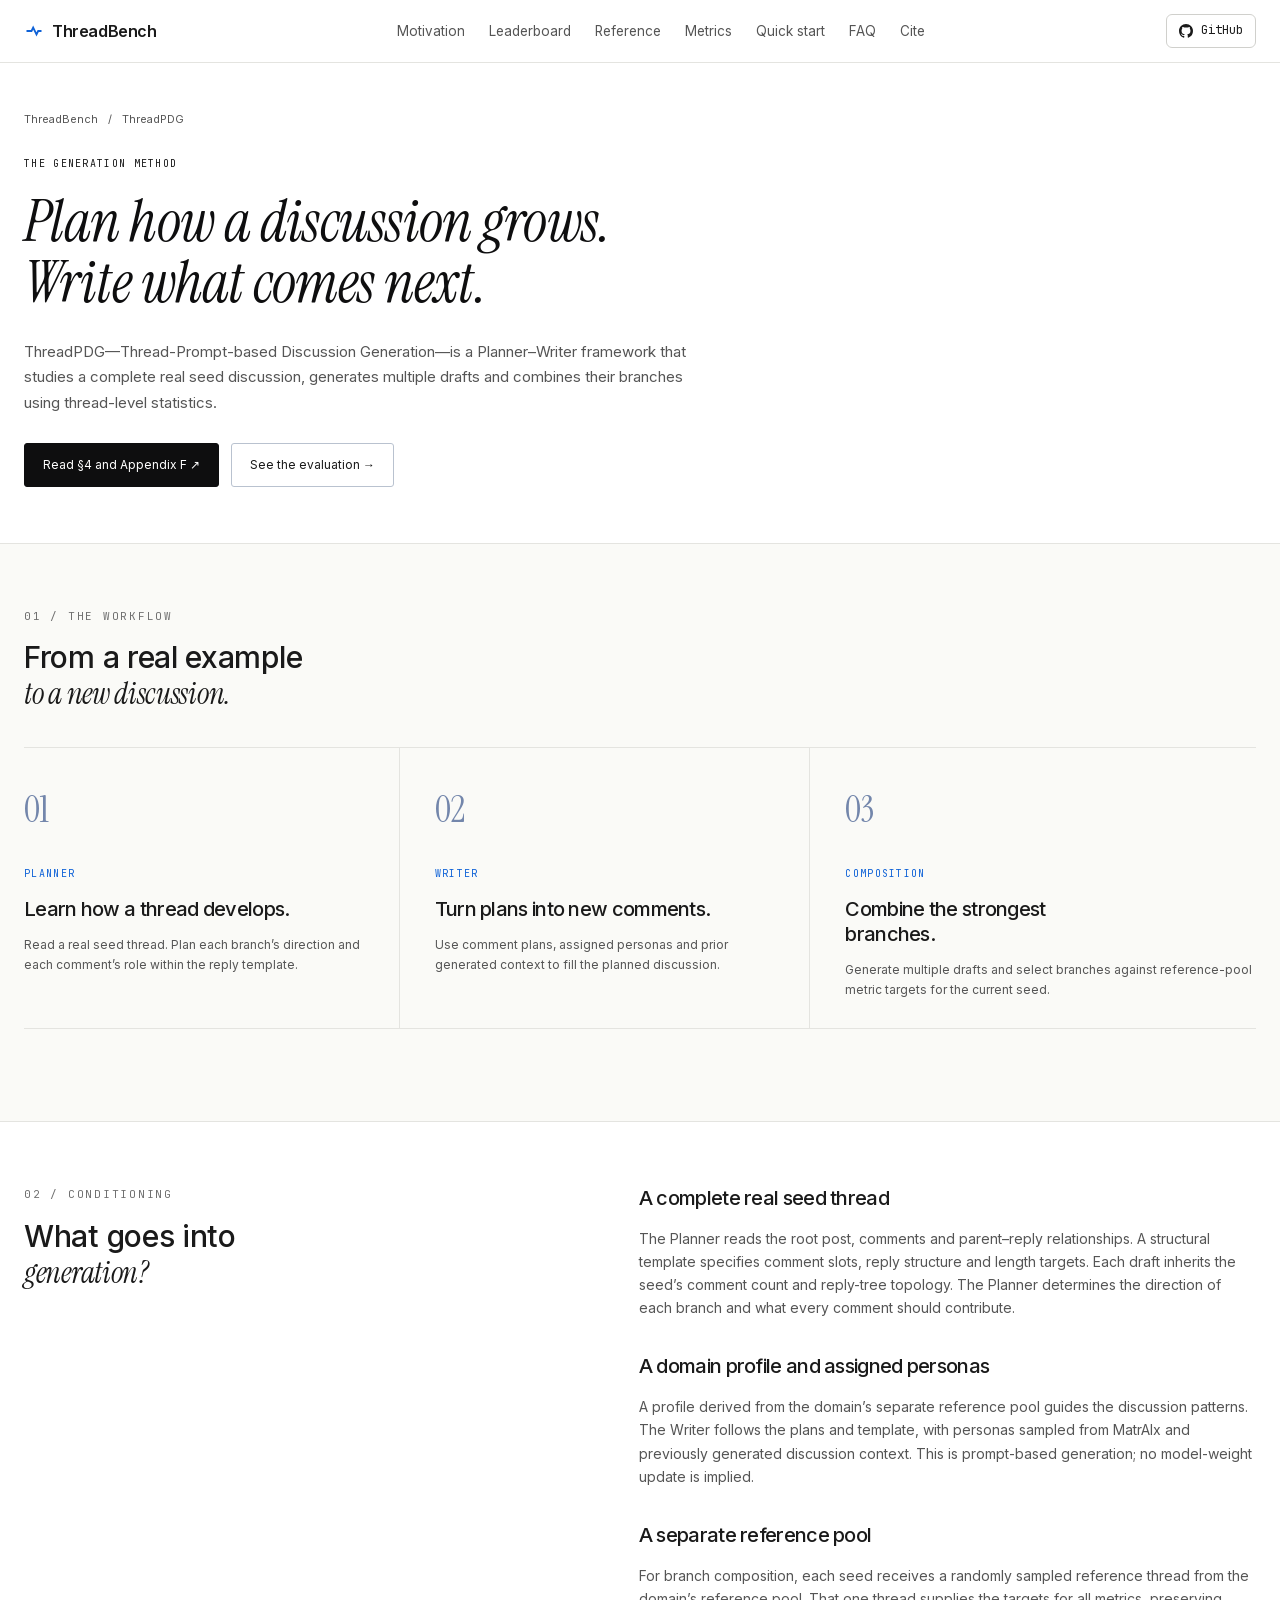
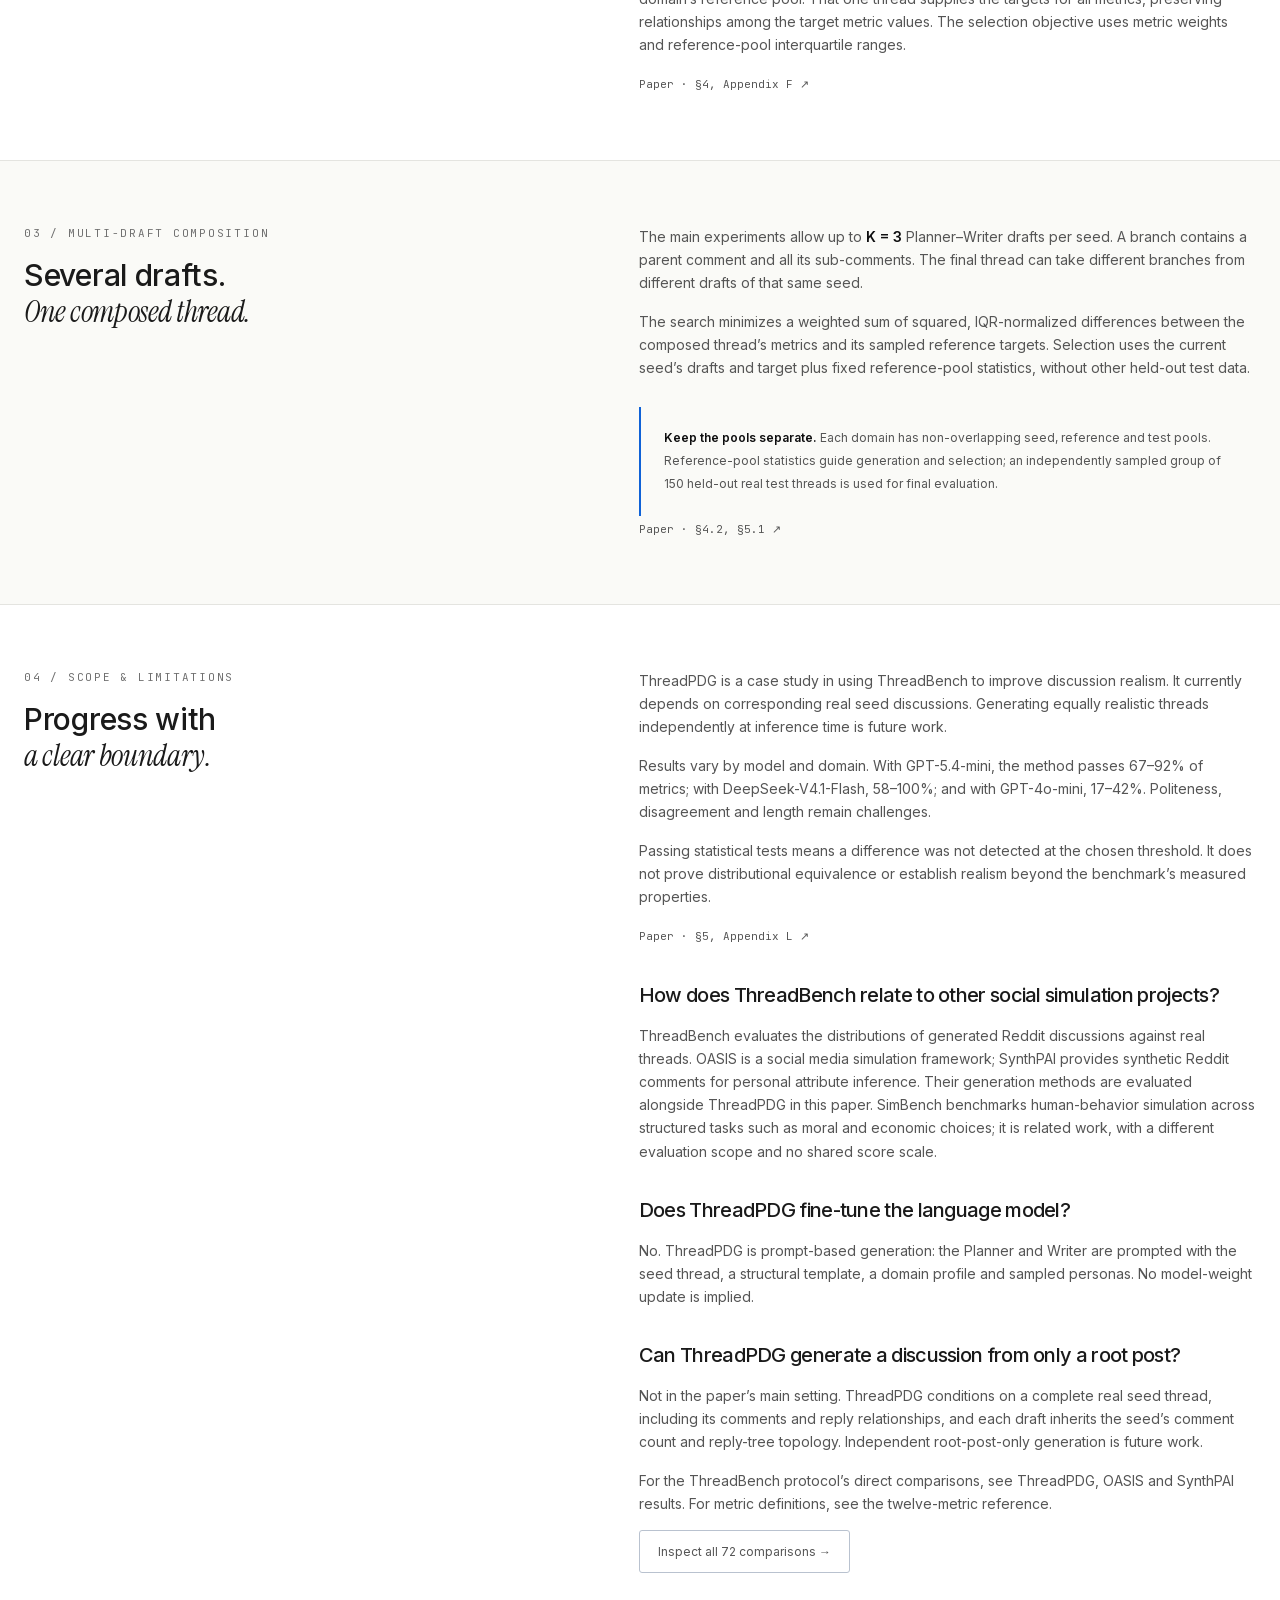
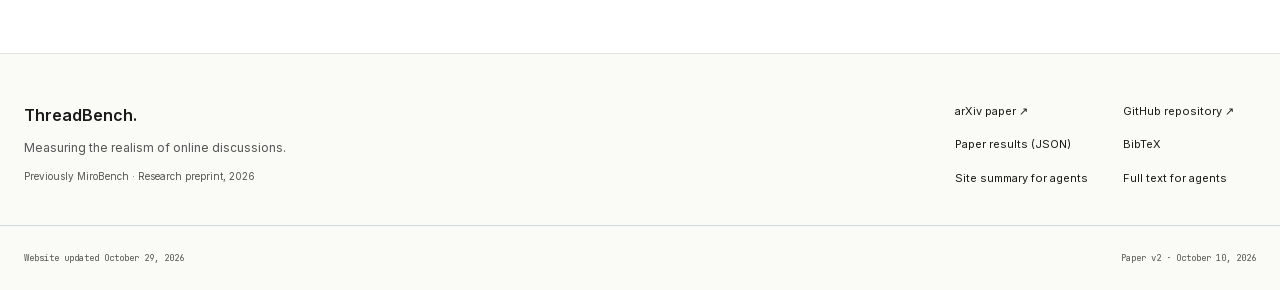
<file: docs/method.html>
<!doctype html>
<html lang="en">
<head>
<meta charset="utf-8">
<meta name="viewport" content="width=device-width,initial-scale=1">
<title>ThreadPDG — Planner–Writer Generation for ThreadBench</title>
<meta name="description" content="See how ThreadPDG plans discussions, writes comments and combines draft branches. Understand real-seed conditioning, reference pools and evaluation limits.">
<meta name="author" content="Yaoning Yu, Ye Yu, John Sciarappo, Haojing Luo, Kai-min Chang, Yi-Chia Wang, Haohan Wang">
<link rel="canonical" href="https://yyu6.github.io/ThreadBench/method.html">
<meta property="og:type" content="article">
<meta property="og:title" content="ThreadPDG — Planner–Writer Generation for ThreadBench">
<meta property="og:description" content="See how ThreadPDG plans discussions, writes comments and combines draft branches. Understand real-seed conditioning, reference pools and evaluation limits.">
<meta property="og:url" content="https://yyu6.github.io/ThreadBench/method.html">
<meta name="twitter:card" content="summary_large_image">
<meta name="twitter:title" content="ThreadPDG — Planner–Writer Generation for ThreadBench">
<meta name="twitter:description" content="See how ThreadPDG plans discussions, writes comments and combines draft branches. Understand real-seed conditioning, reference pools and evaluation limits.">
<meta name="robots" content="index,follow,max-image-preview:large">
<link rel="icon" href="assets/favicon.svg" type="image/svg+xml">
<link rel="alternate" type="text/plain" href="llms.txt" title="ThreadBench summary for AI assistants">
<meta property="og:site_name" content="ThreadBench">
<meta property="og:locale" content="en_US">
<meta property="og:image" content="https://yyu6.github.io/ThreadBench/assets/social-card.png">
<meta property="og:image:width" content="1200">
<meta property="og:image:height" content="630">
<meta property="og:image:alt" content="ThreadBench: 9,817 real Reddit threads, 8 domains, 12 metrics in 4 families">
<meta property="article:modified_time" content="2026-10-29">
<meta name="twitter:image" content="https://yyu6.github.io/ThreadBench/assets/social-card.png">
<meta name="twitter:image:alt" content="ThreadBench: 9,817 real Reddit threads, 8 domains, 12 metrics in 4 families">
<meta name="citation_title" content="ThreadBench: Benchmarking Realism in Agentic Simulation of Real-world Discussions">
<meta name="citation_author" content="Yaoning Yu">
<meta name="citation_author_institution" content="University of Illinois Urbana–Champaign">
<meta name="citation_author" content="Ye Yu">
<meta name="citation_author_institution" content="University of Illinois Urbana–Champaign">
<meta name="citation_author" content="John Sciarappo">
<meta name="citation_author_institution" content="U.S. Bank">
<meta name="citation_author" content="Haojing Luo">
<meta name="citation_author_institution" content="Starc.Institute">
<meta name="citation_author" content="Kai-min Chang">
<meta name="citation_author_institution" content="U.S. Bank">
<meta name="citation_author" content="Yi-Chia Wang">
<meta name="citation_author_institution" content="Carnegie Mellon University">
<meta name="citation_author" content="Haohan Wang">
<meta name="citation_author_institution" content="University of Illinois Urbana–Champaign">
<meta name="citation_publication_date" content="2026">
<meta name="citation_arxiv_id" content="2606.14715">
<meta name="citation_doi" content="10.48550/arXiv.2606.14715">
<meta name="citation_pdf_url" content="https://arxiv.org/pdf/2606.14715">
<meta name="citation_abstract_html_url" content="https://arxiv.org/abs/2606.14715">
<meta name="citation_keywords" content="ThreadBench; Reddit discussion simulation; LLM social simulation evaluation; social media simulation; agent-based social simulation; conversation simulation; LLM agents; multi-agent systems; ThreadPDG; OASIS; SynthPAI">
<script type="application/ld+json">{"@context": "https://schema.org", "@graph": [{"@type": "WebSite", "@id": "https://yyu6.github.io/ThreadBench/#website", "name": "ThreadBench", "alternateName": "MiroBench", "url": "https://yyu6.github.io/ThreadBench/", "description": "ThreadBench benchmarks LLM social simulation realism with 9,817 real Reddit threads, 8 domains and 12 metrics. Compare ThreadPDG, OASIS and SynthPAI results.", "inLanguage": "en"}, {"@type": ["WebPage", "FAQPage"], "@id": "https://yyu6.github.io/ThreadBench/method.html#webpage", "url": "https://yyu6.github.io/ThreadBench/method.html", "name": "ThreadPDG — Planner–Writer Generation for ThreadBench", "description": "See how ThreadPDG plans discussions, writes comments and combines draft branches. Understand real-seed conditioning, reference pools and evaluation limits.", "dateModified": "2026-10-29", "inLanguage": "en", "isPartOf": {"@id": "https://yyu6.github.io/ThreadBench/#website"}, "about": {"@id": "https://yyu6.github.io/ThreadBench/#paper"}, "primaryImageOfPage": {"@type": "ImageObject", "contentUrl": "https://yyu6.github.io/ThreadBench/assets/social-card.png", "width": 1200, "height": 630, "caption": "ThreadBench: 9,817 real Reddit threads, 8 domains, 12 metrics in 4 families"}, "mainEntity": [{"@type": "Question", "name": "How does ThreadBench relate to other social simulation projects?", "acceptedAnswer": {"@type": "Answer", "text": "ThreadBench evaluates the distributions of generated Reddit discussions against real threads. OASIS is a social media simulation framework; SynthPAI provides synthetic Reddit comments for personal attribute inference. Their generation methods are evaluated alongside ThreadPDG in this paper. SimBench benchmarks human-behavior simulation across structured tasks such as moral and economic choices; it is related work, with a different evaluation scope and no shared score scale."}}, {"@type": "Question", "name": "Does ThreadPDG fine-tune the language model?", "acceptedAnswer": {"@type": "Answer", "text": "No. ThreadPDG is prompt-based generation: the Planner and Writer are prompted with the seed thread, a structural template, a domain profile and sampled personas. No model-weight update is implied."}}, {"@type": "Question", "name": "Can ThreadPDG generate a discussion from only a root post?", "acceptedAnswer": {"@type": "Answer", "text": "Not in the paper’s main setting. ThreadPDG conditions on a complete real seed thread, including its comments and reply relationships, and each draft inherits the seed’s comment count and reply-tree topology. Independent root-post-only generation is future work."}}]}, {"@type": "ScholarlyArticle", "@id": "https://yyu6.github.io/ThreadBench/#paper", "name": "ThreadBench: Benchmarking Realism in Agentic Simulation of Real-world Discussions", "headline": "ThreadBench: Benchmarking Realism in Agentic Simulation of Real-world Discussions", "author": [{"@type": "Person", "@id": "https://yyu6.github.io/ThreadBench/#author-yaoning-yu", "name": "Yaoning Yu", "affiliation": {"@type": "Organization", "name": "University of Illinois Urbana–Champaign"}, "url": "https://yyu6.github.io/"}, {"@type": "Person", "@id": "https://yyu6.github.io/ThreadBench/#author-ye-yu", "name": "Ye Yu", "affiliation": {"@type": "Organization", "name": "University of Illinois Urbana–Champaign"}}, {"@type": "Person", "@id": "https://yyu6.github.io/ThreadBench/#author-john-sciarappo", "name": "John Sciarappo", "affiliation": {"@type": "Organization", "name": "U.S. Bank"}}, {"@type": "Person", "@id": "https://yyu6.github.io/ThreadBench/#author-haojing-luo", "name": "Haojing Luo", "affiliation": {"@type": "Organization", "name": "Starc.Institute"}}, {"@type": "Person", "@id": "https://yyu6.github.io/ThreadBench/#author-kai-min-chang", "name": "Kai-min Chang", "affiliation": {"@type": "Organization", "name": "U.S. Bank"}}, {"@type": "Person", "@id": "https://yyu6.github.io/ThreadBench/#author-yi-chia-wang", "name": "Yi-Chia Wang", "affiliation": {"@type": "Organization", "name": "Carnegie Mellon University"}}, {"@type": "Person", "@id": "https://yyu6.github.io/ThreadBench/#author-haohan-wang", "name": "Haohan Wang", "affiliation": {"@type": "Organization", "name": "University of Illinois Urbana–Champaign"}}], "url": "https://arxiv.org/abs/2606.14715", "sameAs": ["https://doi.org/10.48550/arXiv.2606.14715"], "identifier": [{"@type": "PropertyValue", "propertyID": "arXiv", "value": "2606.14715"}, {"@type": "PropertyValue", "propertyID": "DOI", "value": "10.48550/arXiv.2606.14715"}], "version": "v2", "dateModified": "2026-10-10", "inLanguage": "en", "isAccessibleForFree": true, "publisher": {"@type": "Organization", "name": "arXiv", "url": "https://arxiv.org/"}, "keywords": ["ThreadBench", "Reddit discussion simulation", "LLM social simulation evaluation", "social media simulation", "agent-based social simulation", "conversation simulation", "LLM agents", "multi-agent systems", "ThreadPDG", "OASIS", "SynthPAI"], "image": "https://yyu6.github.io/ThreadBench/assets/social-card.png", "description": "A Reddit discussion simulation benchmark with 9,817 real threads, 8 domains, 116 subdomains and 12 metrics in four families, with ThreadPDG Planner–Writer generation.", "mentions": [{"@type": "SoftwareApplication", "name": "OASIS", "alternateName": "Open Agent Social Interaction Simulations", "url": "https://github.com/camel-ai/oasis"}, {"@type": "Dataset", "name": "SynthPAI", "url": "https://github.com/eth-sri/SynthPAI"}], "encoding": {"@type": "MediaObject", "contentUrl": "https://arxiv.org/pdf/2606.14715", "encodingFormat": "application/pdf"}}, {"@type": "BreadcrumbList", "itemListElement": [{"@type": "ListItem", "position": 1, "name": "ThreadBench", "item": "https://yyu6.github.io/ThreadBench/"}, {"@type": "ListItem", "position": 2, "name": "ThreadPDG", "item": "https://yyu6.github.io/ThreadBench/method.html"}]}]}</script>
<link rel="stylesheet" href="assets/original-fonts.css">
<link rel="stylesheet" href="assets/legacy-utilities.css">

<style>
  html { scroll-behavior: smooth; }
  body {
    background: #FFFFFF;
    color: #1A1A1A;
    -webkit-font-smoothing: antialiased;
    -moz-osx-font-smoothing: grayscale;
  }
  .serif-italic {
    font-family: 'Instrument Serif', Georgia, serif;
    font-style: italic;
    font-weight: 400;
  }
  ::selection { background: rgba(15, 98, 215, 0.18); }

  /* Links */
  .ulink {
    color: #1A1A1A;
    text-decoration: underline;
    text-decoration-color: #BFBFBC;
    text-underline-offset: 3px;
    transition: text-decoration-color 200ms, color 200ms;
  }
  .ulink:hover { color: #0F62D7; text-decoration-color: #0F62D7; }

  /* Mono code chip */
  .mono-chip {
    font-family: 'JetBrains Mono', monospace;
    font-size: 12.5px;
    background: #F0F0EC;
    border: 1px solid #E4E4E0;
    border-radius: 3px;
    padding: 1px 6px;
    color: #1A1A1A;
  }

  /* Method badge in leaderboard */
  .method-tag {
    display: inline-flex;
    align-items: center;
    gap: 4px;
    font-family: 'JetBrains Mono', monospace;
    font-size: 10.5px;
    letter-spacing: 0.04em;
    background: #EEF3FB;
    border: 1px solid #D6E1F1;
    color: #0F62D7;
    padding: 1px 7px;
    border-radius: 999px;
  }
  .method-tag .dot {
    width: 5px; height: 5px; border-radius: 50%; background: #0F62D7;
  }

  /* Section number */
  .sec-num {
    font-family: 'JetBrains Mono', monospace;
    font-size: 11px;
    letter-spacing: 0.16em;
    color: #707070;
    text-transform: uppercase;
  }

  /* Nav */
  .nav-bg {
    background: rgba(255, 255, 255, 0.86);
    backdrop-filter: blur(12px);
    -webkit-backdrop-filter: blur(12px);
    border-bottom: 1px solid #E4E4E0;
  }

  /* Tables */
  table.bench { border-collapse: collapse; width: 100%; }
  table.bench th, table.bench td {
    border-bottom: 1px solid #E4E4E0;
    padding: 14px 18px;
    text-align: left;
    font-size: 14px;
    vertical-align: middle;
  }
  table.bench thead th {
    font-family: 'JetBrains Mono', monospace;
    font-size: 11px;
    letter-spacing: 0.10em;
    text-transform: uppercase;
    color: #555;
    font-weight: 500;
    border-bottom: 1.5px solid #1A1A1A;
    padding-top: 10px;
    padding-bottom: 10px;
  }
  table.bench tbody tr:hover {
    background: #FAFAF7;
  }

  /* Numeric */
  .num { font-family: 'JetBrains Mono', monospace; font-feature-settings: "tnum" 1; }

  /* Code block */
  .code-block {
    background: #F7F7F4;
    border: 1px solid #E4E4E0;
    border-radius: 6px;
    font-family: 'JetBrains Mono', monospace;
    font-size: 13px;
    line-height: 1.7;
    overflow: hidden;
  }
  .code-bar {
    padding: 8px 14px;
    background: #EFEFEB;
    border-bottom: 1px solid #E4E4E0;
    display: flex;
    align-items: center;
    justify-content: space-between;
  }
  .code-block pre {
    padding: 14px 18px;
    overflow-x: auto;
    white-space: pre;
    color: #1A1A1A;
  }
  .tok-prompt  { color: #6b6b6b; user-select: none; }
  .tok-cmd     { color: #0F62D7; font-weight: 500; }
  .tok-flag    { color: #9333EA; }
  .tok-str     { color: #047857; }
  .tok-comment { color: #707070; font-style: italic; }

  /* Copy button */
  .copy-btn {
    font-family: 'JetBrains Mono', monospace;
    font-size: 11px;
    letter-spacing: 0.04em;
    color: #555;
    border: 1px solid #D0D0CC;
    background: #FFFFFF;
    padding: 2px 9px;
    border-radius: 4px;
    cursor: pointer;
    transition: all 180ms;
  }
  .copy-btn:hover { color: #0F62D7; border-color: #0F62D7; }
  .copy-btn.copied { color: #047857; border-color: #047857; }

  /* Reveal */
  .reveal { opacity: 0; transform: translateY(10px); transition: opacity 600ms cubic-bezier(.16,1,.3,1), transform 600ms cubic-bezier(.16,1,.3,1); }
  .reveal.in { opacity: 1; transform: translateY(0); }

  /* Sunburst panel */
  #sunburst { display: block; max-width: 100%; height: auto; }

  /* Live thread (animated, looped) */
  #live-thread .lt-row {
    opacity: 0;
    transform: translateY(6px);
    transition: opacity 650ms cubic-bezier(.16,1,.3,1),
                transform 650ms cubic-bezier(.16,1,.3,1);
  }
  #live-thread .lt-row.shown { opacity: 1; transform: translateY(0); }
  @media (prefers-reduced-motion: reduce) {
    #live-thread .lt-row { transition: none; opacity: 1; transform: none; }
  }
</style>
<link rel="stylesheet" href="assets/site.css">
<script src="assets/site.js" defer></script>
</head>
<body>
<a class="skip-link" href="#main">Skip to content</a>
<header id="nav" class="fixed top-0 left-0 right-0 z-50 nav-bg">
  <div class="max-w-[1280px] mx-auto px-6 py-3.5 flex items-center justify-between">
    <a href="./#top" class="flex items-center gap-2 text-[16px] font-semibold tracking-tight">
      <svg width="20" height="20" viewBox="0 0 24 24" fill="none" stroke="#0F62D7" stroke-width="2.2">
        <path d="M3 12h6l2-4 4 8 2-4h4"/>
      </svg>
      <span>ThreadBench</span>
    </a>
    <nav class="hidden md:flex items-center gap-6 text-[13.5px] text-mute">
      <a href="./#motivation" class="hover:text-text">Motivation</a>
      <a href="./#leaderboard" class="hover:text-text">Leaderboard</a>
      <a href="./#realref" class="hover:text-text">Reference</a>
      <a href="./#metrics" class="hover:text-text">Metrics</a>
      <a href="./#quickstart" class="hover:text-text">Quick start</a>
      <a href="./#faq" class="hover:text-text">FAQ</a>
      <a href="./#cite" class="hover:text-text">Cite</a>
    </nav>
    <a href="https://github.com/yyu6/ThreadBench" target="_blank" rel="noopener"
       class="inline-flex items-center gap-2 px-3 py-1.5 text-[13px] border border-line2 rounded-md hover:border-text/40 transition-colors">
      <svg width="14" height="14" viewBox="0 0 16 16" fill="currentColor">
        <path d="M8 0C3.58 0 0 3.58 0 8a8 8 0 0 0 5.47 7.59c.4.07.55-.17.55-.38 0-.19-.01-.82-.01-1.49-2.01.37-2.53-.49-2.69-.94-.09-.23-.48-.94-.82-1.13-.28-.15-.68-.52-.01-.53.63-.01 1.08.58 1.23.82.72 1.21 1.87.87 2.33.66.07-.52.28-.87.51-1.07-1.78-.2-3.64-.89-3.64-3.95 0-.87.31-1.59.82-2.15-.08-.2-.36-1.02.08-2.12 0 0 .67-.21 2.2.82.64-.18 1.32-.27 2-.27.68 0 1.36.09 2 .27 1.53-1.04 2.2-.82 2.2-.82.44 1.1.16 1.92.08 2.12.51.56.82 1.27.82 2.15 0 3.07-1.87 3.75-3.65 3.95.29.25.54.73.54 1.48 0 1.07-.01 1.93-.01 2.2 0 .21.15.46.55.38A8.01 8.01 0 0 0 16 8c0-4.42-3.58-8-8-8z"/>
      </svg>
      <span class="font-mono text-[12px]">GitHub</span>
    </a>
  </div>
</header>
<main id="main"><div class="container subpage-hero"><nav class="breadcrumb" aria-label="Breadcrumb"><a href="./">ThreadBench</a><span aria-hidden="true">/</span><span>ThreadPDG</span></nav><p class="eyebrow">THE GENERATION METHOD</p><h1>Plan how a discussion grows.<br><em>Write what comes next.</em></h1><p class="page-deck">ThreadPDG—Thread-Prompt-based Discussion Generation—is a Planner–Writer framework that studies a complete real seed discussion, generates multiple drafts and combines their branches using thread-level statistics.</p><div class="hero-actions"><a class="button primary" href="https://arxiv.org/pdf/2606.14715">Read §4 and Appendix F ↗</a><a class="button" href="results.html">See the evaluation →</a></div></div>
<section class="section tinted" aria-labelledby="workflow-title"><div class="container"><div class="section-label">01 / THE WORKFLOW</div><h2 id="workflow-title">From a real example<br><em>to a new discussion.</em></h2><ol class="method-steps"><li><span class="step-number">01</span><span class="eyebrow">PLANNER</span><h3>Learn how a thread develops.</h3><p>Read a real seed thread. Plan each branch’s direction and each comment’s role within the reply template.</p></li><li><span class="step-number">02</span><span class="eyebrow">WRITER</span><h3>Turn plans into new comments.</h3><p>Use comment plans, assigned personas and prior generated context to fill the planned discussion.</p></li><li><span class="step-number">03</span><span class="eyebrow">COMPOSITION</span><h3>Combine the strongest branches.</h3><p>Generate multiple drafts and select branches against reference-pool metric targets for the current seed.</p></li></ol></div></section>
<section class="section container prose-grid" aria-labelledby="conditioning-title"><div><div class="section-label">02 / CONDITIONING</div><h2 id="conditioning-title">What goes into<br><em>generation?</em></h2></div><div class="prose"><h3>A complete real seed thread</h3><p>The Planner reads the root post, comments and parent–reply relationships. A structural template specifies comment slots, reply structure and length targets. Each draft inherits the seed’s comment count and reply-tree topology. The Planner determines the direction of each branch and what every comment should contribute.</p><h3>A domain profile and assigned personas</h3><p>A profile derived from the domain’s separate reference pool guides the discussion patterns. The Writer follows the plans and template, with personas sampled from MatrAIx and previously generated discussion context. This is prompt-based generation; no model-weight update is implied.</p><h3>A separate reference pool</h3><p>For branch composition, each seed receives a randomly sampled reference thread from the domain’s reference pool. That one thread supplies the targets for all metrics, preserving relationships among the target metric values. The selection objective uses metric weights and reference-pool interquartile ranges.</p><a class="source" href="https://arxiv.org/pdf/2606.14715">Paper · §4, Appendix F ↗</a></div></section>
<section class="section tinted" aria-labelledby="composition-title"><div class="container prose-grid"><div><div class="section-label">03 / MULTI-DRAFT COMPOSITION</div><h2 id="composition-title">Several drafts.<br><em>One composed thread.</em></h2></div><div class="prose"><p>The main experiments allow up to <strong>K = 3</strong> Planner–Writer drafts per seed. A branch contains a parent comment and all its sub-comments. The final thread can take different branches from different drafts of that same seed.</p><p>The search minimizes a weighted sum of squared, IQR-normalized differences between the composed thread’s metrics and its sampled reference targets. Selection uses the current seed’s drafts and target plus fixed reference-pool statistics, without other held-out test data.</p><aside class="note" aria-label="Evaluation separation"><strong>Keep the pools separate.</strong> Each domain has non-overlapping seed, reference and test pools. Reference-pool statistics guide generation and selection; an independently sampled group of 150 held-out real test threads is used for final evaluation.</aside><a class="source" href="https://arxiv.org/pdf/2606.14715">Paper · §4.2, §5.1 ↗</a></div></div></section>
<section class="section container prose-grid" aria-labelledby="limitations-title"><div><div class="section-label">04 / SCOPE &amp; LIMITATIONS</div><h2 id="limitations-title">Progress with<br><em>a clear boundary.</em></h2></div><div class="prose"><p>ThreadPDG is a case study in using ThreadBench to improve discussion realism. It currently depends on corresponding real seed discussions. Generating equally realistic threads independently at inference time is future work.</p><p>Results vary by model and domain. With GPT-5.4-mini, the method passes 67–92% of metrics; with DeepSeek-V4.1-Flash, 58–100%; and with GPT-4o-mini, 17–42%. Politeness, disagreement and length remain challenges.</p><p>Passing statistical tests means a difference was not detected at the chosen threshold. It does not prove distributional equivalence or establish realism beyond the benchmark’s measured properties.</p><a class="source" href="https://arxiv.org/pdf/2606.14715">Paper · §5, Appendix L ↗</a><h3>How does ThreadBench relate to other social simulation projects?</h3><p>ThreadBench evaluates the distributions of generated Reddit discussions against real threads. <a href="https://docs.oasis.camel-ai.org/introduction">OASIS</a> is a social media simulation framework; <a href="https://github.com/eth-sri/SynthPAI">SynthPAI</a> provides synthetic Reddit comments for personal attribute inference. Their generation methods are evaluated alongside ThreadPDG in this paper. <a href="https://arxiv.org/abs/2510.17516">SimBench</a> benchmarks human-behavior simulation across structured tasks such as moral and economic choices; it is related work, with a different evaluation scope and no shared score scale.</p><h3>Does ThreadPDG fine-tune the language model?</h3><p>No. ThreadPDG is prompt-based generation: the Planner and Writer are prompted with the seed thread, a structural template, a domain profile and sampled personas. No model-weight update is implied.</p><h3>Can ThreadPDG generate a discussion from only a root post?</h3><p>Not in the paper’s main setting. ThreadPDG conditions on a complete real seed thread, including its comments and reply relationships, and each draft inherits the seed’s comment count and reply-tree topology. Independent root-post-only generation is future work.</p><p>For the ThreadBench protocol’s direct comparisons, see <a href="results.html">ThreadPDG, OASIS and SynthPAI results</a>. For metric definitions, see the <a href="./#metric-definitions">twelve-metric reference</a>.</p><p><a class="button" href="results.html">Inspect all 72 comparisons →</a></p></div></section></main>
<footer class="site-footer"><div class="container footer-grid"><div><a class="brand" href="./">ThreadBench.</a><p>Measuring the realism of online discussions.</p><p class="small">Previously MiroBench · Research preprint, 2026</p></div><nav aria-label="Resources"><a href="https://arxiv.org/abs/2606.14715">arXiv paper ↗</a><a href="https://github.com/yyu6/ThreadBench">GitHub repository ↗</a><a href="paper-data.json">Paper results (JSON)</a><a href="threadbench.bib" download>BibTeX</a><a href="llms.txt">Site summary for agents</a><a href="llms-full.txt">Full text for agents</a></nav></div><div class="container footer-bottom"><span>Website updated <time datetime="2026-10-29">October 29, 2026</time></span><span>Paper v2 · <time datetime="2026-10-10">October 10, 2026</time></span></div></footer>
<div id="status" class="toast" role="status" aria-live="polite"></div>
</body></html>
</file>
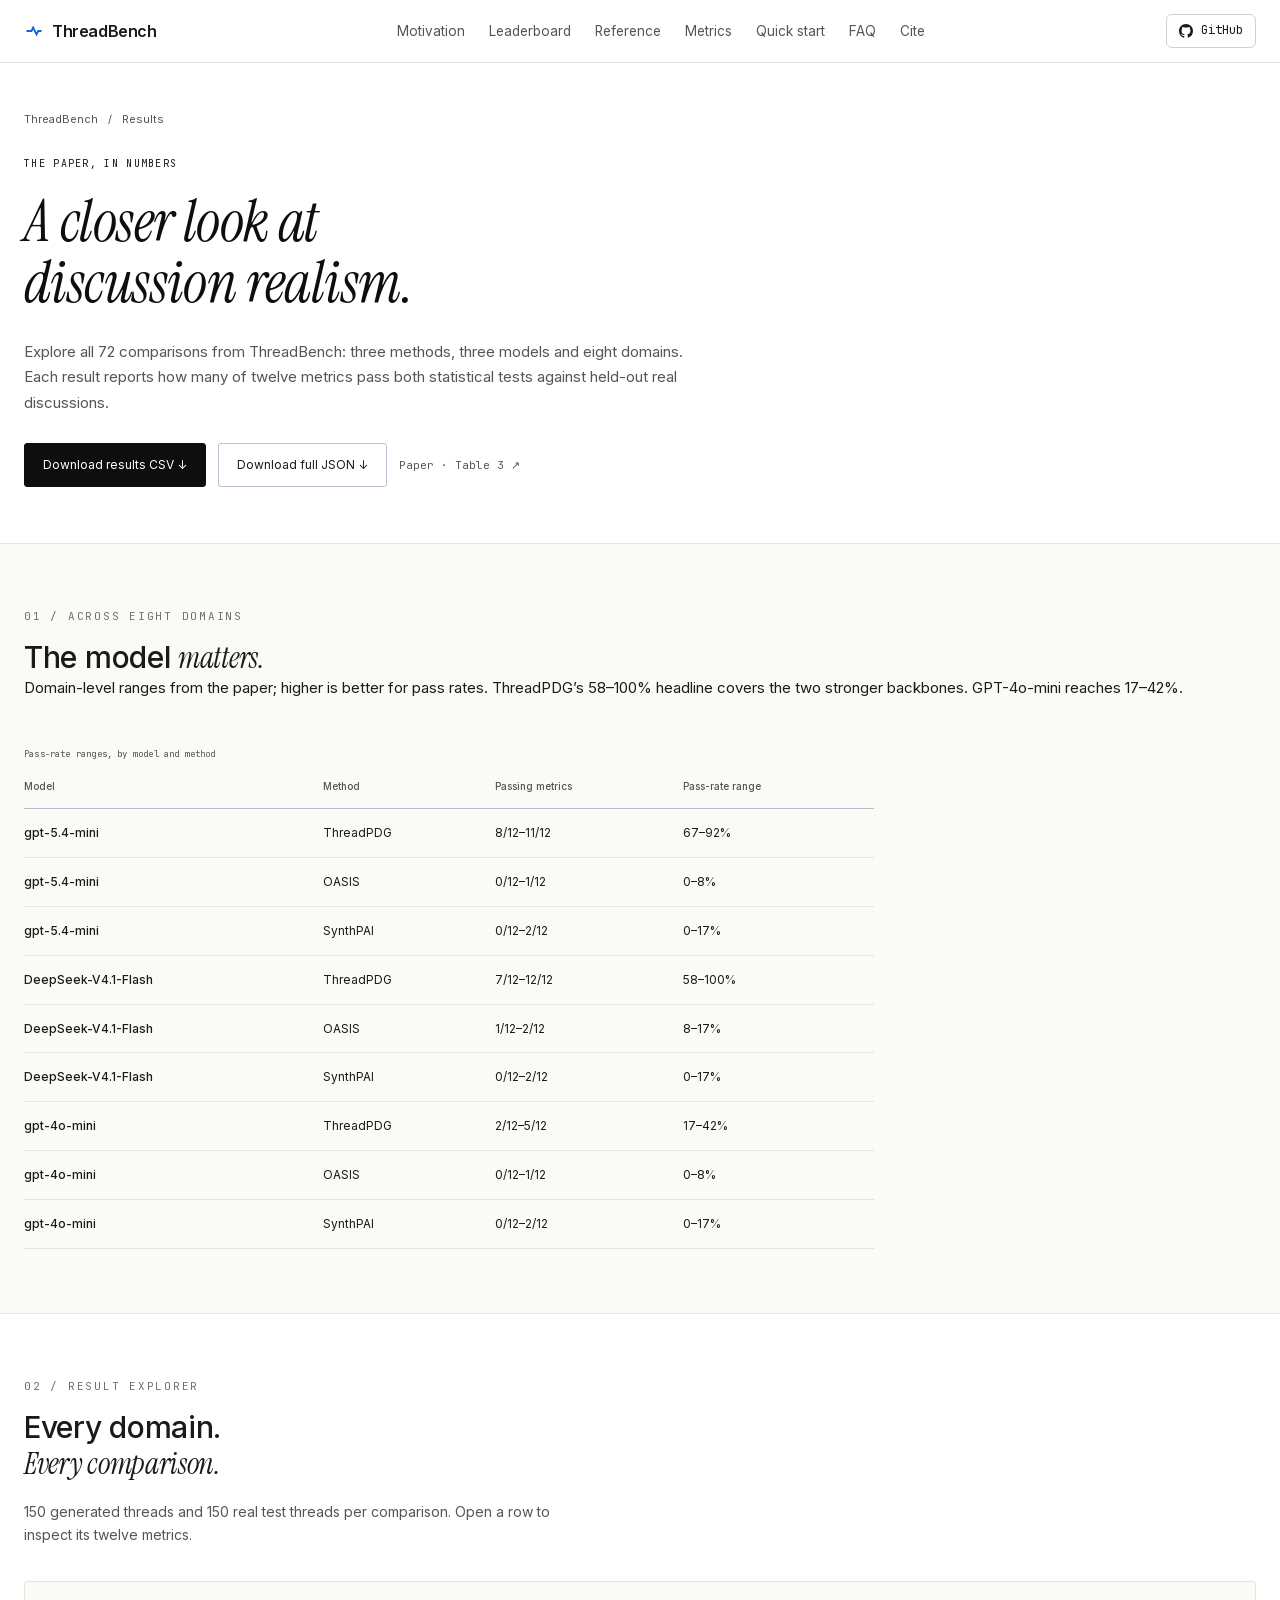
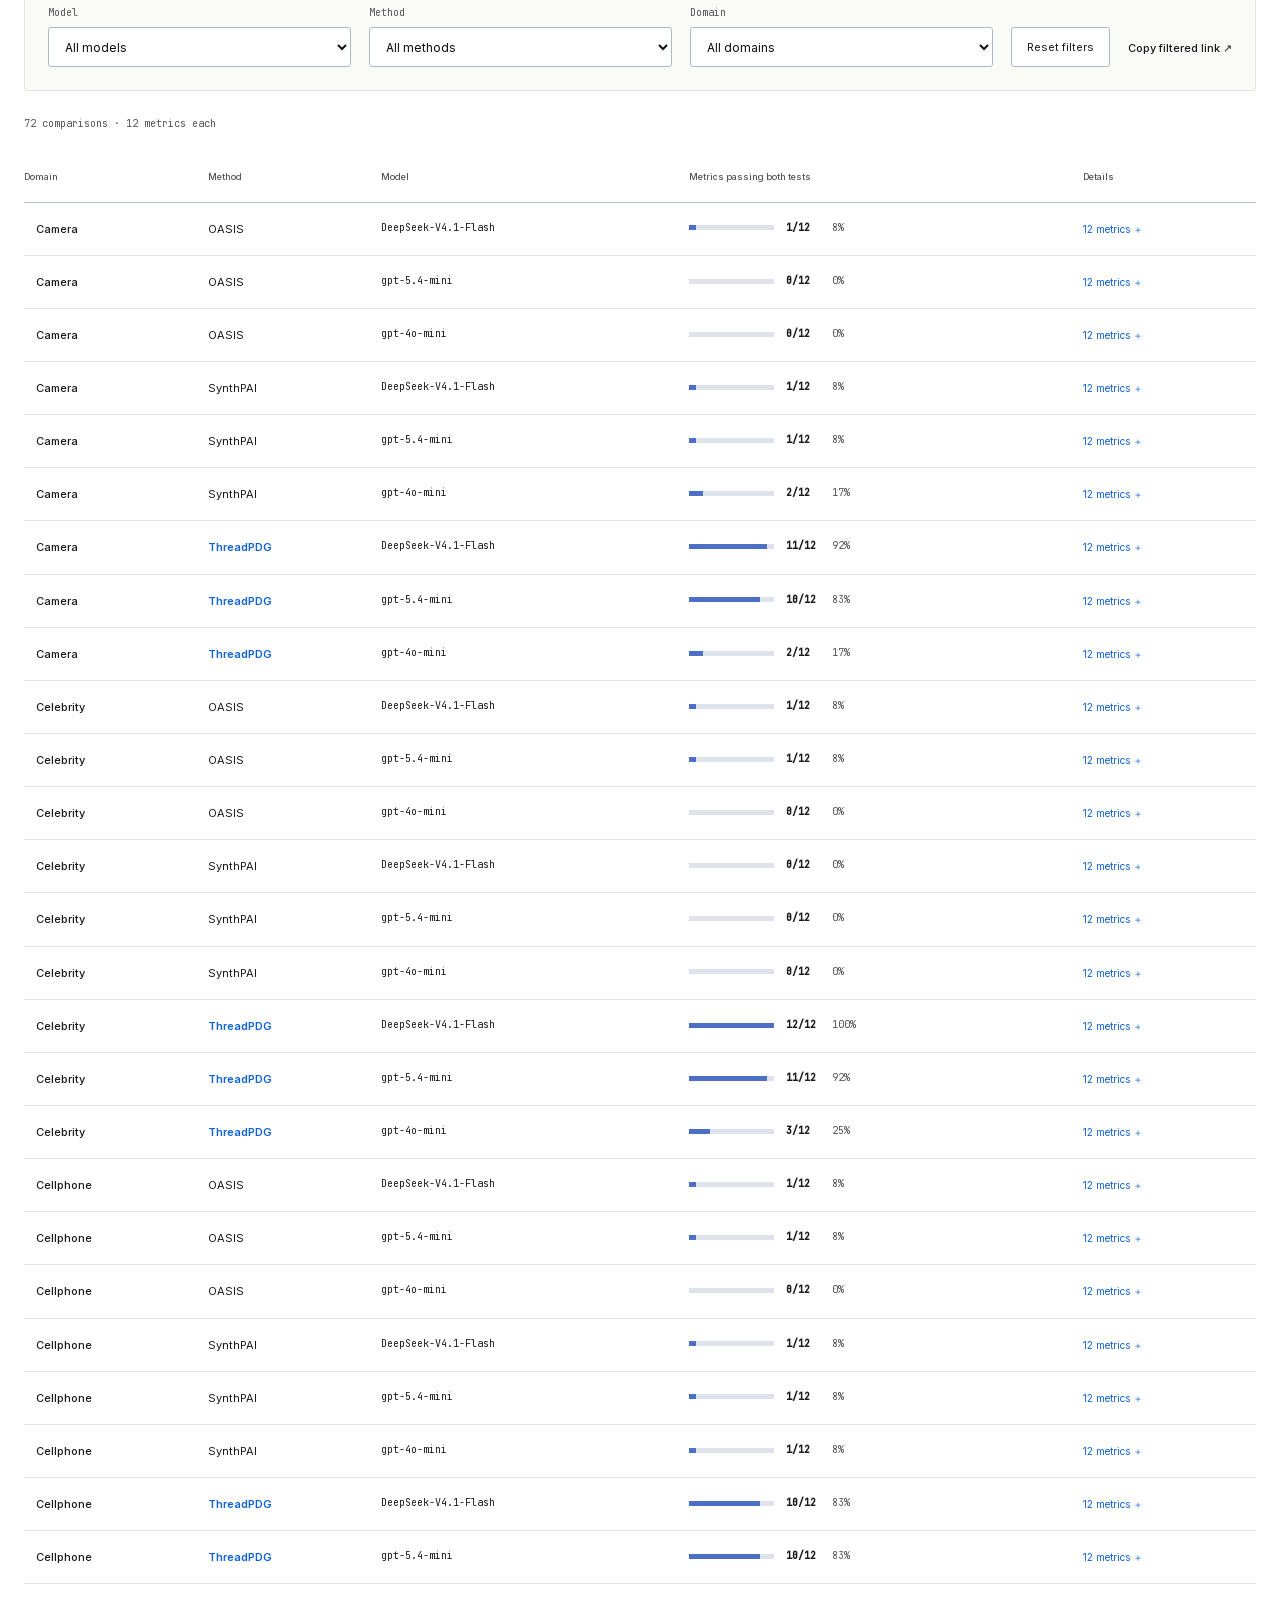
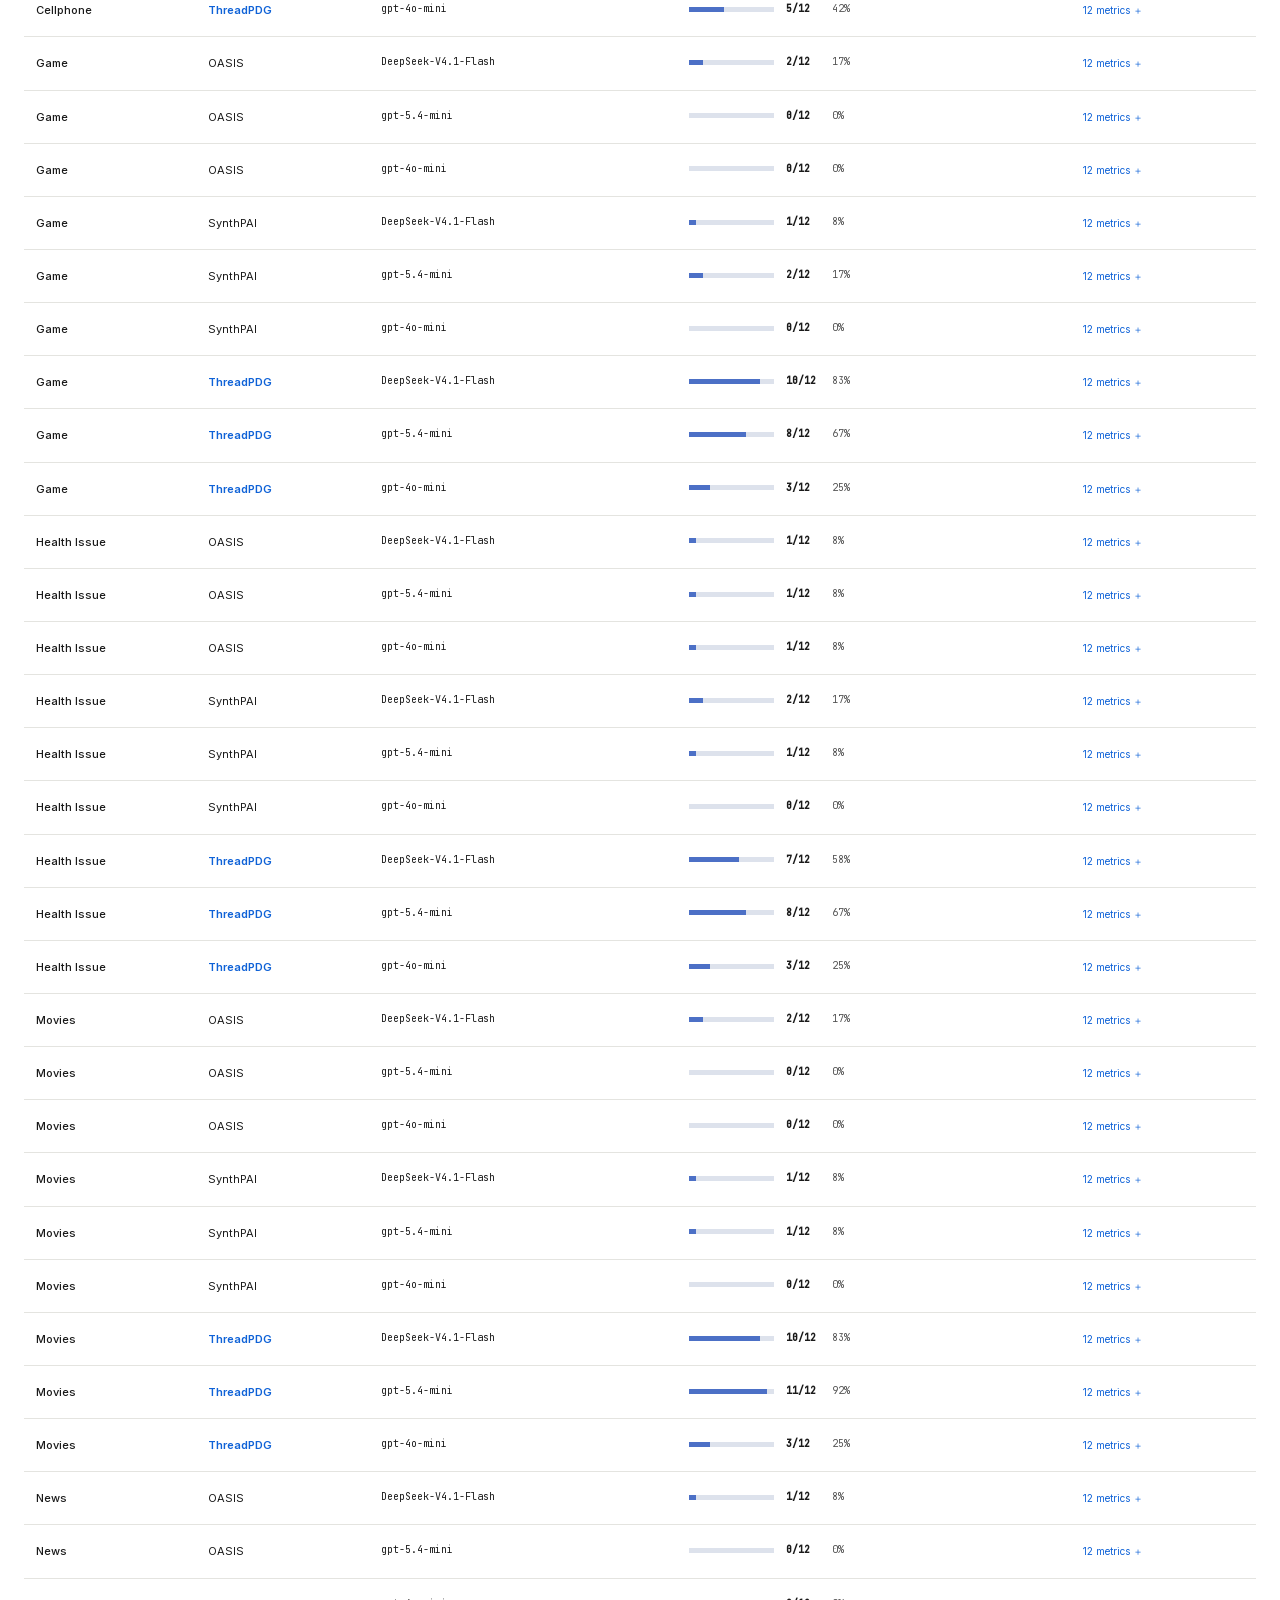
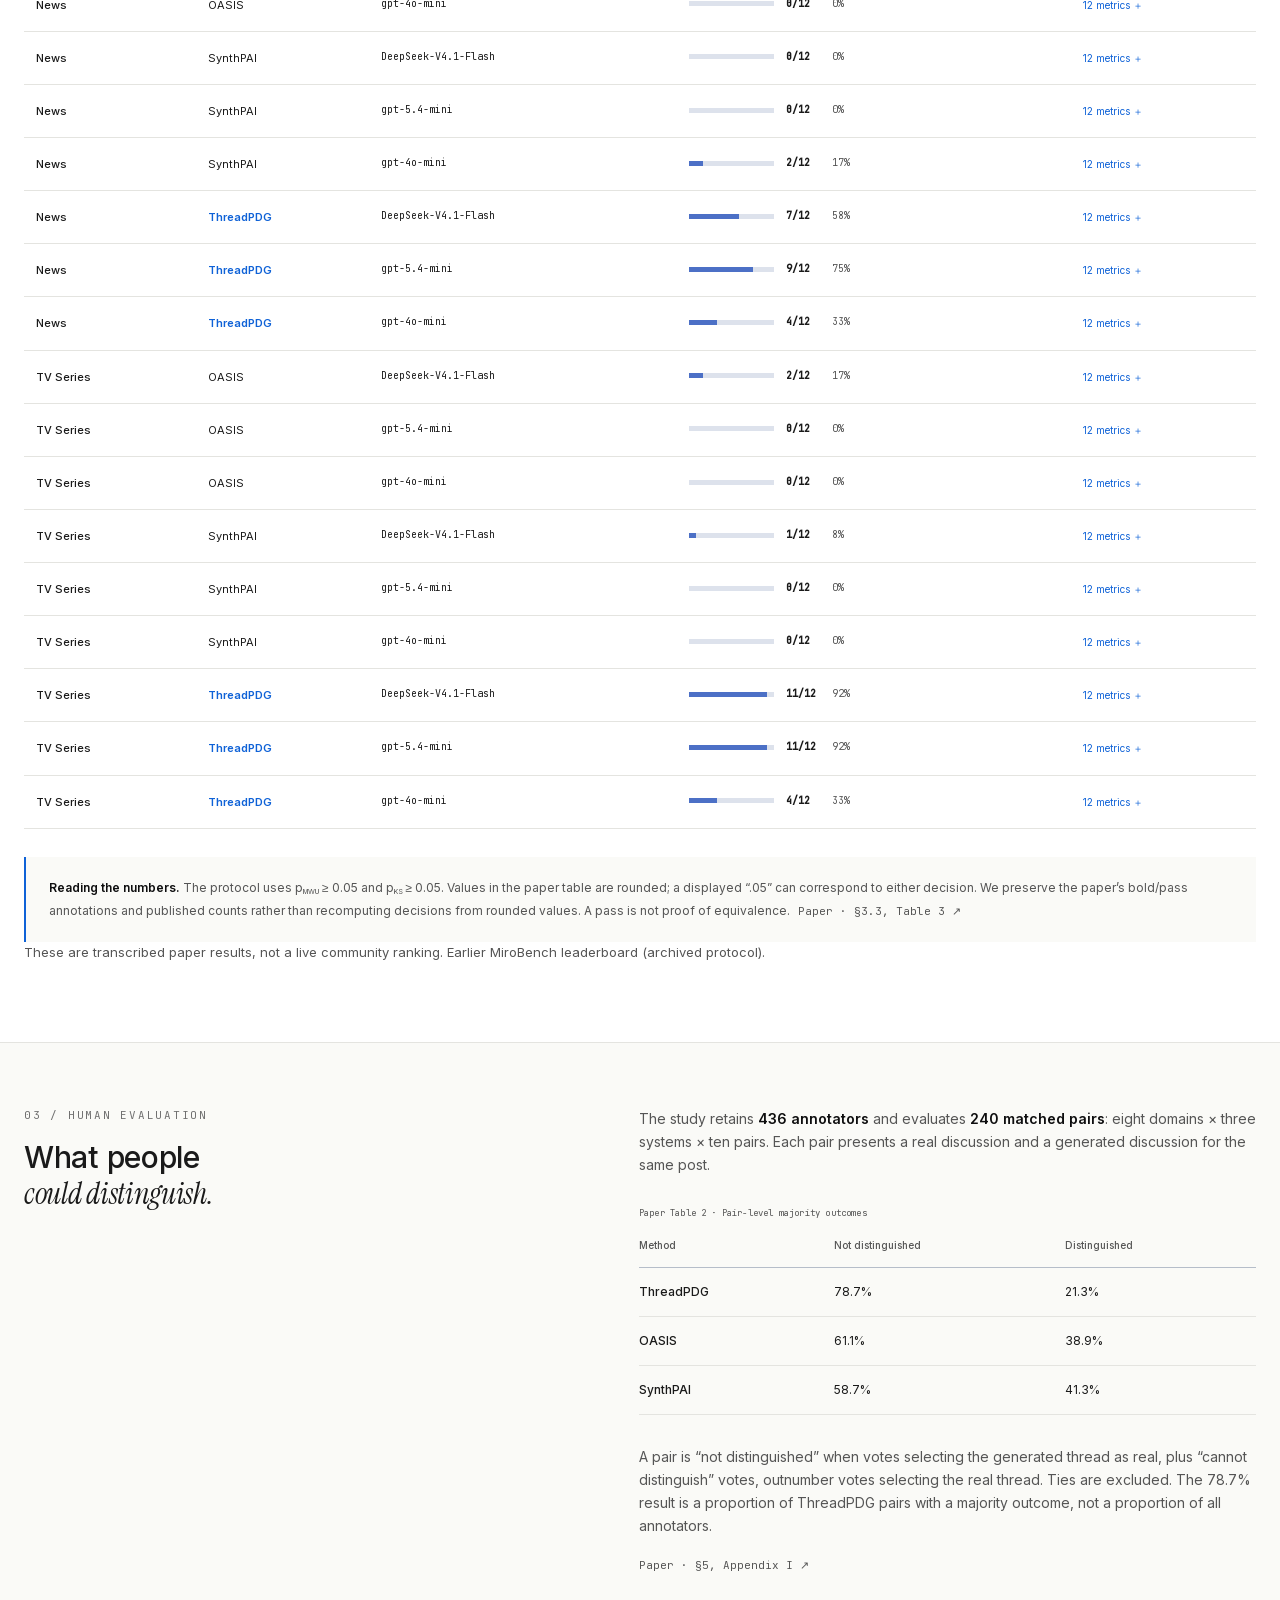
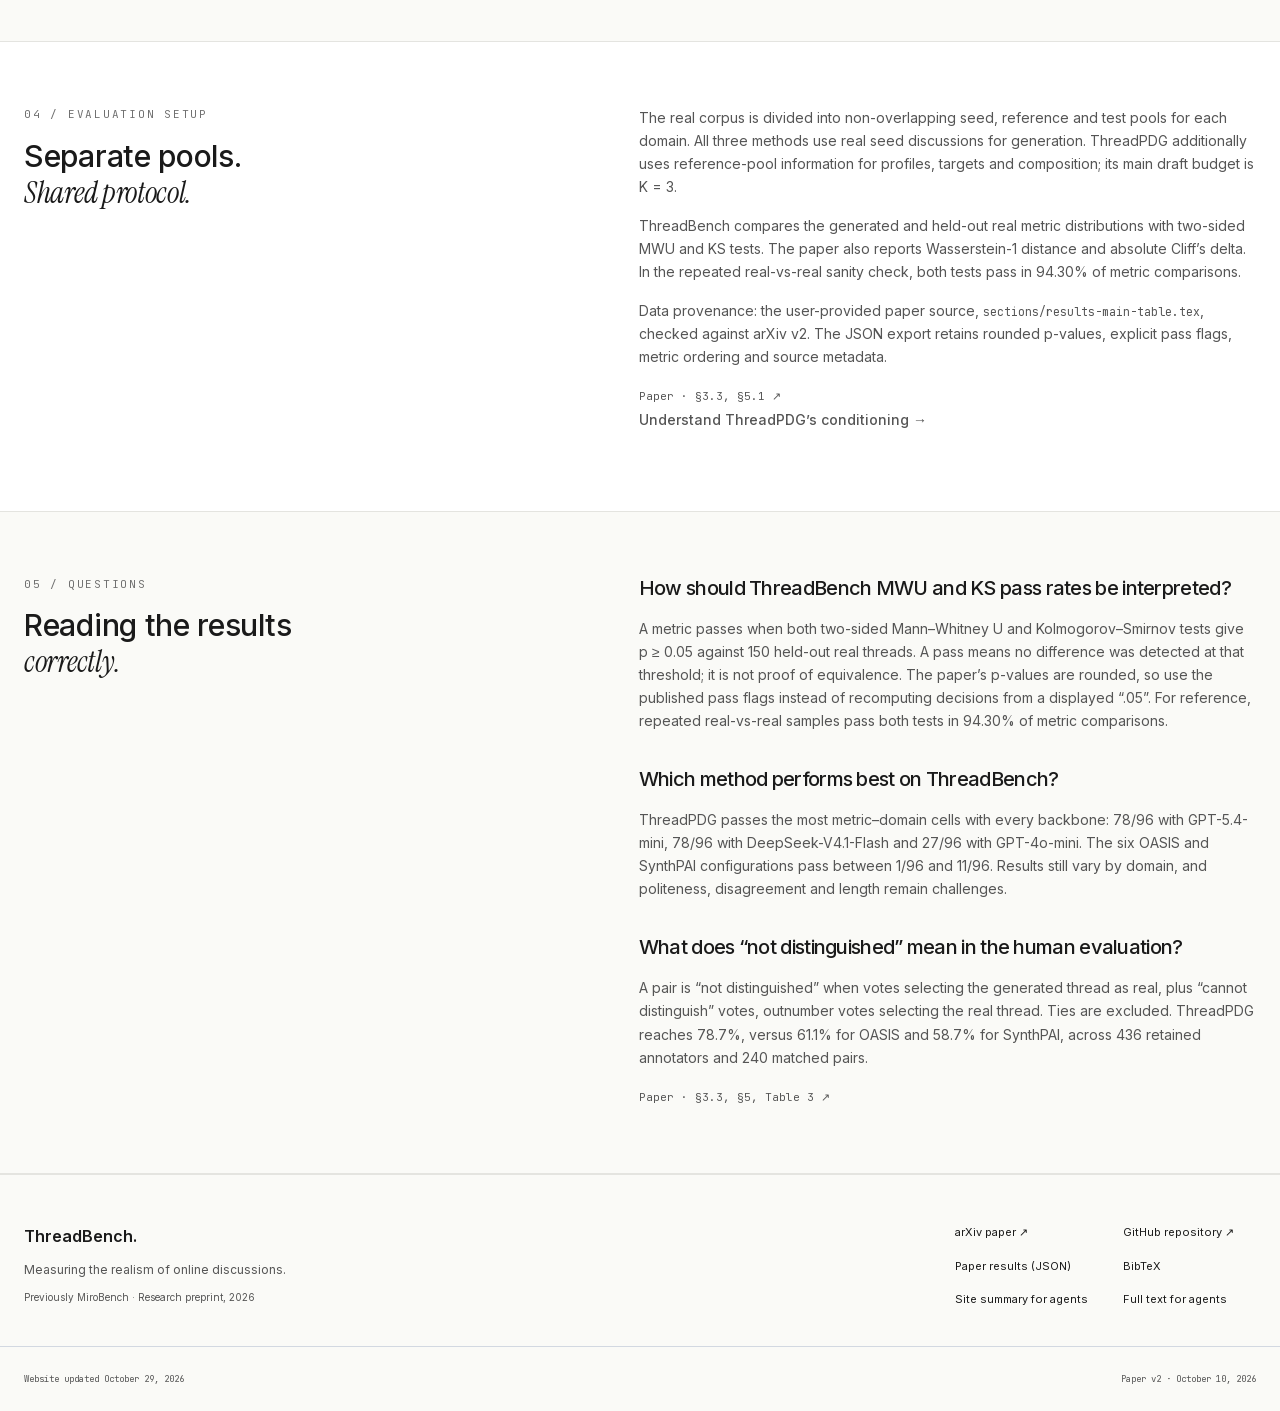
<file: docs/results.html>
<!doctype html>
<html lang="en">
<head>
<meta charset="utf-8">
<meta name="viewport" content="width=device-width,initial-scale=1">
<title>ThreadBench Results — ThreadPDG, OASIS and SynthPAI</title>
<meta name="description" content="Explore 72 ThreadBench comparisons across 8 domains and 3 models. Inspect metric-level MWU and KS p-values, human evaluation results, and download the data.">
<meta name="author" content="Yaoning Yu, Ye Yu, John Sciarappo, Haojing Luo, Kai-min Chang, Yi-Chia Wang, Haohan Wang">
<link rel="canonical" href="https://yyu6.github.io/ThreadBench/results.html">
<meta property="og:type" content="article">
<meta property="og:title" content="ThreadBench Results — ThreadPDG, OASIS and SynthPAI">
<meta property="og:description" content="Explore 72 ThreadBench comparisons across 8 domains and 3 models. Inspect metric-level MWU and KS p-values, human evaluation results, and download the data.">
<meta property="og:url" content="https://yyu6.github.io/ThreadBench/results.html">
<meta name="twitter:card" content="summary_large_image">
<meta name="twitter:title" content="ThreadBench Results — ThreadPDG, OASIS and SynthPAI">
<meta name="twitter:description" content="Explore 72 ThreadBench comparisons across 8 domains and 3 models. Inspect metric-level MWU and KS p-values, human evaluation results, and download the data.">
<meta name="robots" content="index,follow,max-image-preview:large">
<link rel="icon" href="assets/favicon.svg" type="image/svg+xml">
<link rel="alternate" type="text/plain" href="llms.txt" title="ThreadBench summary for AI assistants">
<meta property="og:site_name" content="ThreadBench">
<meta property="og:locale" content="en_US">
<meta property="og:image" content="https://yyu6.github.io/ThreadBench/assets/social-card.png">
<meta property="og:image:width" content="1200">
<meta property="og:image:height" content="630">
<meta property="og:image:alt" content="ThreadBench: 9,817 real Reddit threads, 8 domains, 12 metrics in 4 families">
<meta property="article:modified_time" content="2026-10-29">
<meta name="twitter:image" content="https://yyu6.github.io/ThreadBench/assets/social-card.png">
<meta name="twitter:image:alt" content="ThreadBench: 9,817 real Reddit threads, 8 domains, 12 metrics in 4 families">
<meta name="citation_title" content="ThreadBench: Benchmarking Realism in Agentic Simulation of Real-world Discussions">
<meta name="citation_author" content="Yaoning Yu">
<meta name="citation_author_institution" content="University of Illinois Urbana–Champaign">
<meta name="citation_author" content="Ye Yu">
<meta name="citation_author_institution" content="University of Illinois Urbana–Champaign">
<meta name="citation_author" content="John Sciarappo">
<meta name="citation_author_institution" content="U.S. Bank">
<meta name="citation_author" content="Haojing Luo">
<meta name="citation_author_institution" content="Starc.Institute">
<meta name="citation_author" content="Kai-min Chang">
<meta name="citation_author_institution" content="U.S. Bank">
<meta name="citation_author" content="Yi-Chia Wang">
<meta name="citation_author_institution" content="Carnegie Mellon University">
<meta name="citation_author" content="Haohan Wang">
<meta name="citation_author_institution" content="University of Illinois Urbana–Champaign">
<meta name="citation_publication_date" content="2026">
<meta name="citation_arxiv_id" content="2606.14715">
<meta name="citation_doi" content="10.48550/arXiv.2606.14715">
<meta name="citation_pdf_url" content="https://arxiv.org/pdf/2606.14715">
<meta name="citation_abstract_html_url" content="https://arxiv.org/abs/2606.14715">
<meta name="citation_keywords" content="ThreadBench; Reddit discussion simulation; LLM social simulation evaluation; social media simulation; agent-based social simulation; conversation simulation; LLM agents; multi-agent systems; ThreadPDG; OASIS; SynthPAI">
<script type="application/ld+json">{"@context": "https://schema.org", "@graph": [{"@type": "WebSite", "@id": "https://yyu6.github.io/ThreadBench/#website", "name": "ThreadBench", "alternateName": "MiroBench", "url": "https://yyu6.github.io/ThreadBench/", "description": "ThreadBench benchmarks LLM social simulation realism with 9,817 real Reddit threads, 8 domains and 12 metrics. Compare ThreadPDG, OASIS and SynthPAI results.", "inLanguage": "en"}, {"@type": ["WebPage", "FAQPage"], "@id": "https://yyu6.github.io/ThreadBench/results.html#webpage", "url": "https://yyu6.github.io/ThreadBench/results.html", "name": "ThreadBench Results — ThreadPDG, OASIS and SynthPAI", "description": "Explore 72 ThreadBench comparisons across 8 domains and 3 models. Inspect metric-level MWU and KS p-values, human evaluation results, and download the data.", "dateModified": "2026-10-29", "inLanguage": "en", "isPartOf": {"@id": "https://yyu6.github.io/ThreadBench/#website"}, "about": {"@id": "https://yyu6.github.io/ThreadBench/#paper"}, "primaryImageOfPage": {"@type": "ImageObject", "contentUrl": "https://yyu6.github.io/ThreadBench/assets/social-card.png", "width": 1200, "height": 630, "caption": "ThreadBench: 9,817 real Reddit threads, 8 domains, 12 metrics in 4 families"}, "mainEntity": [{"@type": "Question", "name": "How should ThreadBench MWU and KS pass rates be interpreted?", "acceptedAnswer": {"@type": "Answer", "text": "A metric passes when both two-sided Mann–Whitney U and Kolmogorov–Smirnov tests give p ≥ 0.05 against 150 held-out real threads. A pass means no difference was detected at that threshold; it is not proof of equivalence. The paper’s p-values are rounded, so use the published pass flags instead of recomputing decisions from a displayed “.05”. For reference, repeated real-vs-real samples pass both tests in 94.30% of metric comparisons."}}, {"@type": "Question", "name": "Which method performs best on ThreadBench?", "acceptedAnswer": {"@type": "Answer", "text": "ThreadPDG passes the most metric–domain cells with every backbone: 78/96 with GPT-5.4-mini, 78/96 with DeepSeek-V4.1-Flash and 27/96 with GPT-4o-mini. The six OASIS and SynthPAI configurations pass between 1/96 and 11/96. Results still vary by domain, and politeness, disagreement and length remain challenges."}}, {"@type": "Question", "name": "What does “not distinguished” mean in the human evaluation?", "acceptedAnswer": {"@type": "Answer", "text": "A pair is “not distinguished” when votes selecting the generated thread as real, plus “cannot distinguish” votes, outnumber votes selecting the real thread. Ties are excluded. ThreadPDG reaches 78.7%, versus 61.1% for OASIS and 58.7% for SynthPAI, across 436 retained annotators and 240 matched pairs."}}]}, {"@type": "ScholarlyArticle", "@id": "https://yyu6.github.io/ThreadBench/#paper", "name": "ThreadBench: Benchmarking Realism in Agentic Simulation of Real-world Discussions", "headline": "ThreadBench: Benchmarking Realism in Agentic Simulation of Real-world Discussions", "author": [{"@type": "Person", "@id": "https://yyu6.github.io/ThreadBench/#author-yaoning-yu", "name": "Yaoning Yu", "affiliation": {"@type": "Organization", "name": "University of Illinois Urbana–Champaign"}, "url": "https://yyu6.github.io/"}, {"@type": "Person", "@id": "https://yyu6.github.io/ThreadBench/#author-ye-yu", "name": "Ye Yu", "affiliation": {"@type": "Organization", "name": "University of Illinois Urbana–Champaign"}}, {"@type": "Person", "@id": "https://yyu6.github.io/ThreadBench/#author-john-sciarappo", "name": "John Sciarappo", "affiliation": {"@type": "Organization", "name": "U.S. Bank"}}, {"@type": "Person", "@id": "https://yyu6.github.io/ThreadBench/#author-haojing-luo", "name": "Haojing Luo", "affiliation": {"@type": "Organization", "name": "Starc.Institute"}}, {"@type": "Person", "@id": "https://yyu6.github.io/ThreadBench/#author-kai-min-chang", "name": "Kai-min Chang", "affiliation": {"@type": "Organization", "name": "U.S. Bank"}}, {"@type": "Person", "@id": "https://yyu6.github.io/ThreadBench/#author-yi-chia-wang", "name": "Yi-Chia Wang", "affiliation": {"@type": "Organization", "name": "Carnegie Mellon University"}}, {"@type": "Person", "@id": "https://yyu6.github.io/ThreadBench/#author-haohan-wang", "name": "Haohan Wang", "affiliation": {"@type": "Organization", "name": "University of Illinois Urbana–Champaign"}}], "url": "https://arxiv.org/abs/2606.14715", "sameAs": ["https://doi.org/10.48550/arXiv.2606.14715"], "identifier": [{"@type": "PropertyValue", "propertyID": "arXiv", "value": "2606.14715"}, {"@type": "PropertyValue", "propertyID": "DOI", "value": "10.48550/arXiv.2606.14715"}], "version": "v2", "dateModified": "2026-10-10", "inLanguage": "en", "isAccessibleForFree": true, "publisher": {"@type": "Organization", "name": "arXiv", "url": "https://arxiv.org/"}, "keywords": ["ThreadBench", "Reddit discussion simulation", "LLM social simulation evaluation", "social media simulation", "agent-based social simulation", "conversation simulation", "LLM agents", "multi-agent systems", "ThreadPDG", "OASIS", "SynthPAI"], "image": "https://yyu6.github.io/ThreadBench/assets/social-card.png", "description": "A Reddit discussion simulation benchmark with 9,817 real threads, 8 domains, 116 subdomains and 12 metrics in four families, with ThreadPDG Planner–Writer generation.", "mentions": [{"@type": "SoftwareApplication", "name": "OASIS", "alternateName": "Open Agent Social Interaction Simulations", "url": "https://github.com/camel-ai/oasis"}, {"@type": "Dataset", "name": "SynthPAI", "url": "https://github.com/eth-sri/SynthPAI"}], "encoding": {"@type": "MediaObject", "contentUrl": "https://arxiv.org/pdf/2606.14715", "encodingFormat": "application/pdf"}}, {"@type": "Dataset", "@id": "https://yyu6.github.io/ThreadBench/#results-dataset", "name": "ThreadBench paper results", "description": "Metric-level results from the ThreadBench paper: 72 comparisons (3 generation methods × 3 LLM backbones × 8 Reddit domains) and 864 rounded Mann–Whitney U and Kolmogorov–Smirnov p-value pairs with published pass decisions, Wasserstein-1 distances and absolute Cliff’s delta. Each comparison uses 150 generated and 150 held-out real threads from the 9,817-thread ThreadBench corpus. The export contains paper results, not raw Reddit corpus data.", "url": "https://yyu6.github.io/ThreadBench/results.html", "creator": [{"@id": "https://yyu6.github.io/ThreadBench/#author-yaoning-yu"}, {"@id": "https://yyu6.github.io/ThreadBench/#author-ye-yu"}, {"@id": "https://yyu6.github.io/ThreadBench/#author-john-sciarappo"}, {"@id": "https://yyu6.github.io/ThreadBench/#author-haojing-luo"}, {"@id": "https://yyu6.github.io/ThreadBench/#author-kai-min-chang"}, {"@id": "https://yyu6.github.io/ThreadBench/#author-yi-chia-wang"}, {"@id": "https://yyu6.github.io/ThreadBench/#author-haohan-wang"}], "isBasedOn": {"@id": "https://yyu6.github.io/ThreadBench/#paper"}, "citation": "https://arxiv.org/abs/2606.14715", "license": "https://github.com/yyu6/ThreadBench/blob/main/LICENSE", "keywords": ["ThreadBench", "Reddit discussion simulation", "LLM social simulation evaluation", "social media simulation", "agent-based social simulation", "conversation simulation", "LLM agents", "multi-agent systems", "ThreadPDG", "OASIS", "SynthPAI"], "inLanguage": "en", "isAccessibleForFree": true, "dateModified": "2026-10-29", "measurementTechnique": ["Two-sided Mann–Whitney U test", "Two-sided Kolmogorov–Smirnov test", "Wasserstein-1 distance", "Absolute Cliff's delta"], "variableMeasured": [{"@type": "PropertyValue", "name": "Self-BLEU-4", "propertyID": "self_bleu_4", "description": "Uniformity: Pairwise 4-gram overlap between comments detects repeated wording."}, {"@type": "PropertyValue", "name": "Self-BERTScore", "propertyID": "self_bertscore_mean_f1", "description": "Uniformity: Contextual similarity between comments detects paraphrases and similar expressions."}, {"@type": "PropertyValue", "name": "Semantic cosine", "propertyID": "semantic_mean_cosine", "description": "Uniformity: Mean cosine similarity with all-mpnet-base-v2 captures convergence in meaning."}, {"@type": "PropertyValue", "name": "Story probability", "propertyID": "mean_story_probability", "description": "Expression: StorySeeker estimates the prevalence of personal stories and first-person experiences."}, {"@type": "PropertyValue", "name": "Emotion entropy", "propertyID": "emotion_entropy", "description": "Expression: Entropy of GoEmotions labels measures emotional diversity across comments."}, {"@type": "PropertyValue", "name": "Polite rate", "propertyID": "polite_rate", "description": "Tone: Fraction of comments classified as polite by Intel/polite-guard."}, {"@type": "PropertyValue", "name": "Neutral rate", "propertyID": "neutral_rate", "description": "Tone: Fraction of comments classified as neutral by Intel/polite-guard."}, {"@type": "PropertyValue", "name": "Impolite rate", "propertyID": "impolite_rate", "description": "Tone: Fraction of comments classified as impolite by Intel/polite-guard."}, {"@type": "PropertyValue", "name": "Hard disagreement", "propertyID": "hard_disagree_rate", "description": "Tone: Explicit disagreement in parent–reply pairs."}, {"@type": "PropertyValue", "name": "Average depth", "propertyID": "avg_depth", "description": "Interaction: Mean reply depth measures how far multi-step exchanges develop."}, {"@type": "PropertyValue", "name": "Structural virality", "propertyID": "structural_virality", "description": "Interaction: Mean shortest-path distance between comments captures the spread of interaction across the reply tree."}, {"@type": "PropertyValue", "name": "Length variation", "propertyID": "length_cv", "description": "Interaction: Coefficient of variation of comment lengths measures the mixture of short reactions and longer contributions."}], "distribution": [{"@type": "DataDownload", "encodingFormat": "text/csv", "contentUrl": "https://yyu6.github.io/ThreadBench/paper-results.csv"}, {"@type": "DataDownload", "encodingFormat": "application/json", "contentUrl": "https://yyu6.github.io/ThreadBench/paper-data.json"}]}, {"@type": "BreadcrumbList", "itemListElement": [{"@type": "ListItem", "position": 1, "name": "ThreadBench", "item": "https://yyu6.github.io/ThreadBench/"}, {"@type": "ListItem", "position": 2, "name": "Results", "item": "https://yyu6.github.io/ThreadBench/results.html"}]}]}</script>
<link rel="stylesheet" href="assets/original-fonts.css">
<link rel="stylesheet" href="assets/legacy-utilities.css">

<style>
  html { scroll-behavior: smooth; }
  body {
    background: #FFFFFF;
    color: #1A1A1A;
    -webkit-font-smoothing: antialiased;
    -moz-osx-font-smoothing: grayscale;
  }
  .serif-italic {
    font-family: 'Instrument Serif', Georgia, serif;
    font-style: italic;
    font-weight: 400;
  }
  ::selection { background: rgba(15, 98, 215, 0.18); }

  /* Links */
  .ulink {
    color: #1A1A1A;
    text-decoration: underline;
    text-decoration-color: #BFBFBC;
    text-underline-offset: 3px;
    transition: text-decoration-color 200ms, color 200ms;
  }
  .ulink:hover { color: #0F62D7; text-decoration-color: #0F62D7; }

  /* Mono code chip */
  .mono-chip {
    font-family: 'JetBrains Mono', monospace;
    font-size: 12.5px;
    background: #F0F0EC;
    border: 1px solid #E4E4E0;
    border-radius: 3px;
    padding: 1px 6px;
    color: #1A1A1A;
  }

  /* Method badge in leaderboard */
  .method-tag {
    display: inline-flex;
    align-items: center;
    gap: 4px;
    font-family: 'JetBrains Mono', monospace;
    font-size: 10.5px;
    letter-spacing: 0.04em;
    background: #EEF3FB;
    border: 1px solid #D6E1F1;
    color: #0F62D7;
    padding: 1px 7px;
    border-radius: 999px;
  }
  .method-tag .dot {
    width: 5px; height: 5px; border-radius: 50%; background: #0F62D7;
  }

  /* Section number */
  .sec-num {
    font-family: 'JetBrains Mono', monospace;
    font-size: 11px;
    letter-spacing: 0.16em;
    color: #707070;
    text-transform: uppercase;
  }

  /* Nav */
  .nav-bg {
    background: rgba(255, 255, 255, 0.86);
    backdrop-filter: blur(12px);
    -webkit-backdrop-filter: blur(12px);
    border-bottom: 1px solid #E4E4E0;
  }

  /* Tables */
  table.bench { border-collapse: collapse; width: 100%; }
  table.bench th, table.bench td {
    border-bottom: 1px solid #E4E4E0;
    padding: 14px 18px;
    text-align: left;
    font-size: 14px;
    vertical-align: middle;
  }
  table.bench thead th {
    font-family: 'JetBrains Mono', monospace;
    font-size: 11px;
    letter-spacing: 0.10em;
    text-transform: uppercase;
    color: #555;
    font-weight: 500;
    border-bottom: 1.5px solid #1A1A1A;
    padding-top: 10px;
    padding-bottom: 10px;
  }
  table.bench tbody tr:hover {
    background: #FAFAF7;
  }

  /* Numeric */
  .num { font-family: 'JetBrains Mono', monospace; font-feature-settings: "tnum" 1; }

  /* Code block */
  .code-block {
    background: #F7F7F4;
    border: 1px solid #E4E4E0;
    border-radius: 6px;
    font-family: 'JetBrains Mono', monospace;
    font-size: 13px;
    line-height: 1.7;
    overflow: hidden;
  }
  .code-bar {
    padding: 8px 14px;
    background: #EFEFEB;
    border-bottom: 1px solid #E4E4E0;
    display: flex;
    align-items: center;
    justify-content: space-between;
  }
  .code-block pre {
    padding: 14px 18px;
    overflow-x: auto;
    white-space: pre;
    color: #1A1A1A;
  }
  .tok-prompt  { color: #6b6b6b; user-select: none; }
  .tok-cmd     { color: #0F62D7; font-weight: 500; }
  .tok-flag    { color: #9333EA; }
  .tok-str     { color: #047857; }
  .tok-comment { color: #707070; font-style: italic; }

  /* Copy button */
  .copy-btn {
    font-family: 'JetBrains Mono', monospace;
    font-size: 11px;
    letter-spacing: 0.04em;
    color: #555;
    border: 1px solid #D0D0CC;
    background: #FFFFFF;
    padding: 2px 9px;
    border-radius: 4px;
    cursor: pointer;
    transition: all 180ms;
  }
  .copy-btn:hover { color: #0F62D7; border-color: #0F62D7; }
  .copy-btn.copied { color: #047857; border-color: #047857; }

  /* Reveal */
  .reveal { opacity: 0; transform: translateY(10px); transition: opacity 600ms cubic-bezier(.16,1,.3,1), transform 600ms cubic-bezier(.16,1,.3,1); }
  .reveal.in { opacity: 1; transform: translateY(0); }

  /* Sunburst panel */
  #sunburst { display: block; max-width: 100%; height: auto; }

  /* Live thread (animated, looped) */
  #live-thread .lt-row {
    opacity: 0;
    transform: translateY(6px);
    transition: opacity 650ms cubic-bezier(.16,1,.3,1),
                transform 650ms cubic-bezier(.16,1,.3,1);
  }
  #live-thread .lt-row.shown { opacity: 1; transform: translateY(0); }
  @media (prefers-reduced-motion: reduce) {
    #live-thread .lt-row { transition: none; opacity: 1; transform: none; }
  }
</style>
<link rel="stylesheet" href="assets/site.css">
<script src="assets/site.js" defer></script>
</head>
<body>
<a class="skip-link" href="#main">Skip to content</a>
<header id="nav" class="fixed top-0 left-0 right-0 z-50 nav-bg">
  <div class="max-w-[1280px] mx-auto px-6 py-3.5 flex items-center justify-between">
    <a href="./#top" class="flex items-center gap-2 text-[16px] font-semibold tracking-tight">
      <svg width="20" height="20" viewBox="0 0 24 24" fill="none" stroke="#0F62D7" stroke-width="2.2">
        <path d="M3 12h6l2-4 4 8 2-4h4"/>
      </svg>
      <span>ThreadBench</span>
    </a>
    <nav class="hidden md:flex items-center gap-6 text-[13.5px] text-mute">
      <a href="./#motivation" class="hover:text-text">Motivation</a>
      <a href="./#leaderboard" class="hover:text-text">Leaderboard</a>
      <a href="./#realref" class="hover:text-text">Reference</a>
      <a href="./#metrics" class="hover:text-text">Metrics</a>
      <a href="./#quickstart" class="hover:text-text">Quick start</a>
      <a href="./#faq" class="hover:text-text">FAQ</a>
      <a href="./#cite" class="hover:text-text">Cite</a>
    </nav>
    <a href="https://github.com/yyu6/ThreadBench" target="_blank" rel="noopener"
       class="inline-flex items-center gap-2 px-3 py-1.5 text-[13px] border border-line2 rounded-md hover:border-text/40 transition-colors">
      <svg width="14" height="14" viewBox="0 0 16 16" fill="currentColor">
        <path d="M8 0C3.58 0 0 3.58 0 8a8 8 0 0 0 5.47 7.59c.4.07.55-.17.55-.38 0-.19-.01-.82-.01-1.49-2.01.37-2.53-.49-2.69-.94-.09-.23-.48-.94-.82-1.13-.28-.15-.68-.52-.01-.53.63-.01 1.08.58 1.23.82.72 1.21 1.87.87 2.33.66.07-.52.28-.87.51-1.07-1.78-.2-3.64-.89-3.64-3.95 0-.87.31-1.59.82-2.15-.08-.2-.36-1.02.08-2.12 0 0 .67-.21 2.2.82.64-.18 1.32-.27 2-.27.68 0 1.36.09 2 .27 1.53-1.04 2.2-.82 2.2-.82.44 1.1.16 1.92.08 2.12.51.56.82 1.27.82 2.15 0 3.07-1.87 3.75-3.65 3.95.29.25.54.73.54 1.48 0 1.07-.01 1.93-.01 2.2 0 .21.15.46.55.38A8.01 8.01 0 0 0 16 8c0-4.42-3.58-8-8-8z"/>
      </svg>
      <span class="font-mono text-[12px]">GitHub</span>
    </a>
  </div>
</header>
<main id="main"><div class="container subpage-hero"><nav class="breadcrumb" aria-label="Breadcrumb"><a href="./">ThreadBench</a><span aria-hidden="true">/</span><span>Results</span></nav><p class="eyebrow">THE PAPER, IN NUMBERS</p><h1>A closer look at<br><em>discussion realism.</em></h1><p class="page-deck">Explore all 72 comparisons from ThreadBench: three methods, three models and eight domains. Each result reports how many of twelve metrics pass both statistical tests against held-out real discussions.</p><div class="hero-actions"><a class="button primary" href="paper-results.csv" download>Download results CSV ↓</a><a class="button" href="paper-data.json" download>Download full JSON ↓</a><a class="source" href="https://arxiv.org/pdf/2606.14715">Paper · Table 3 ↗</a></div></div>
<section class="section tinted" aria-labelledby="ranges-title"><div class="container"><div class="section-label">01 / ACROSS EIGHT DOMAINS</div><h2 id="ranges-title">The model <em>matters.</em></h2><p>Domain-level ranges from the paper; higher is better for pass rates. ThreadPDG’s 58–100% headline covers the two stronger backbones. GPT-4o-mini reaches 17–42%.</p><div class="table-wrap" tabindex="0" role="region" aria-label="Scrollable research table"><table class="range-table"><caption>Pass-rate ranges, by model and method</caption><thead><tr><th scope="col">Model</th><th scope="col">Method</th><th scope="col">Passing metrics</th><th scope="col">Pass-rate range</th></tr></thead><tbody><tr><th scope="row">gpt-5.4-mini</th><td>ThreadPDG</td><td>8/12–11/12</td><td>67–92%</td></tr><tr><th scope="row">gpt-5.4-mini</th><td>OASIS</td><td>0/12–1/12</td><td>0–8%</td></tr><tr><th scope="row">gpt-5.4-mini</th><td>SynthPAI</td><td>0/12–2/12</td><td>0–17%</td></tr><tr><th scope="row">DeepSeek-V4.1-Flash</th><td>ThreadPDG</td><td>7/12–12/12</td><td>58–100%</td></tr><tr><th scope="row">DeepSeek-V4.1-Flash</th><td>OASIS</td><td>1/12–2/12</td><td>8–17%</td></tr><tr><th scope="row">DeepSeek-V4.1-Flash</th><td>SynthPAI</td><td>0/12–2/12</td><td>0–17%</td></tr><tr><th scope="row">gpt-4o-mini</th><td>ThreadPDG</td><td>2/12–5/12</td><td>17–42%</td></tr><tr><th scope="row">gpt-4o-mini</th><td>OASIS</td><td>0/12–1/12</td><td>0–8%</td></tr><tr><th scope="row">gpt-4o-mini</th><td>SynthPAI</td><td>0/12–2/12</td><td>0–17%</td></tr></tbody></table></div></div></section>
<section id="explorer" class="section container" aria-labelledby="explorer-title"><div class="section-label">02 / RESULT EXPLORER</div><div class="section-heading"><div><h2 id="explorer-title">Every domain.<br><em>Every comparison.</em></h2><p>150 generated threads and 150 real test threads per comparison. Open a row to inspect its twelve metrics.</p></div></div>
<form id="result-filters" class="filters" hidden><div><label for="model-filter">Model</label><select id="model-filter" name="model"><option value="">All models</option><option value="gpt-5.4-mini">gpt-5.4-mini</option><option value="DeepSeek-V4.1-Flash">DeepSeek-V4.1-Flash</option><option value="gpt-4o-mini">gpt-4o-mini</option></select></div><div><label for="method-filter">Method</label><select id="method-filter" name="method"><option value="">All methods</option><option value="ThreadPDG">ThreadPDG</option><option value="OASIS">OASIS</option><option value="SynthPAI">SynthPAI</option></select></div><div><label for="domain-filter">Domain</label><select id="domain-filter" name="domain"><option value="">All domains</option><option value="Camera">Camera</option><option value="Celebrity">Celebrity</option><option value="Cellphone">Cellphone</option><option value="Game">Game</option><option value="Health Issue">Health Issue</option><option value="Movies">Movies</option><option value="News">News</option><option value="TV Series">TV Series</option></select></div><button type="reset" class="reset-button">Reset filters</button><a class="text-link" id="share-results" href="results.html#explorer">Copy filtered link ↗</a></form>
<p id="result-count" class="result-count" role="status" aria-live="polite">72 comparisons · 12 metrics each</p><div class="table-wrap results-wrap" tabindex="0" role="region" aria-label="Scrollable comparison results"><table class="results-table"><caption class="sr-only">Metric pass counts and detailed p-values for every paper comparison</caption><thead><tr><th scope="col">Domain</th><th scope="col">Method</th><th scope="col">Model</th><th scope="col">Metrics passing both tests</th><th scope="col">Details</th></tr></thead><tbody><tr data-result-row data-domain="Camera" data-method="OASIS" data-model="DeepSeek-V4.1-Flash"><th scope="row">Camera</th><td><span class="method-name ">OASIS</span></td><td class="model-cell">DeepSeek-V4.1-Flash</td><td><div class="pass-cell"><span class="pass-track" aria-hidden="true"><i style="width:8.333%"></i></span><strong>1/12</strong><span>8%</span></div></td><td><details class="metric-detail"><summary>12 metrics <span aria-hidden="true">＋</span></summary><div class="metric-popover"><h3>OASIS · DeepSeek-V4.1-Flash · Camera</h3><table><caption>Published rounded p-values and pass decisions</caption><thead><tr><th scope="col">Metric</th><th scope="col">Family</th><th scope="col">MWU p</th><th scope="col">KS p</th><th scope="col">Decision</th></tr></thead><tbody><tr><th scope="row">Self-BLEU-4<code>self_bleu_4</code></th><td>Uniformity</td><td>&lt;.01</td><td>&lt;.01</td><td><span class="metric-verdict fail">Fail</span></td></tr><tr><th scope="row">Self-BERTScore<code>self_bertscore_mean_f1</code></th><td>Uniformity</td><td>&lt;.01</td><td>&lt;.01</td><td><span class="metric-verdict fail">Fail</span></td></tr><tr><th scope="row">Semantic cosine<code>semantic_mean_cosine</code></th><td>Uniformity</td><td>&lt;.01</td><td>&lt;.01</td><td><span class="metric-verdict fail">Fail</span></td></tr><tr><th scope="row">Average depth<code>avg_depth</code></th><td>Interaction</td><td>&lt;.01</td><td>&lt;.01</td><td><span class="metric-verdict fail">Fail</span></td></tr><tr><th scope="row">Structural virality<code>structural_virality</code></th><td>Interaction</td><td>&lt;.01</td><td>&lt;.01</td><td><span class="metric-verdict fail">Fail</span></td></tr><tr><th scope="row">Length variation<code>length_cv</code></th><td>Interaction</td><td>&lt;.01</td><td>&lt;.01</td><td><span class="metric-verdict fail">Fail</span></td></tr><tr><th scope="row">Story probability<code>mean_story_probability</code></th><td>Expression</td><td>&lt;.01</td><td>&lt;.01</td><td><span class="metric-verdict fail">Fail</span></td></tr><tr><th scope="row">Emotion entropy<code>emotion_entropy</code></th><td>Expression</td><td>&lt;.01</td><td>&lt;.01</td><td><span class="metric-verdict fail">Fail</span></td></tr><tr><th scope="row">Polite rate<code>polite_rate</code></th><td>Tone</td><td>&lt;.01</td><td>&lt;.01</td><td><span class="metric-verdict fail">Fail</span></td></tr><tr><th scope="row">Neutral rate<code>neutral_rate</code></th><td>Tone</td><td>&lt;.01</td><td>&lt;.01</td><td><span class="metric-verdict fail">Fail</span></td></tr><tr><th scope="row">Impolite rate<code>impolite_rate</code></th><td>Tone</td><td>.08</td><td>.03</td><td><span class="metric-verdict fail">Fail</span></td></tr><tr><th scope="row">Hard disagreement<code>hard_disagree_rate</code></th><td>Tone</td><td>.46</td><td>.06</td><td><span class="metric-verdict pass">Pass</span></td></tr></tbody></table></div></details></td></tr><tr data-result-row data-domain="Camera" data-method="OASIS" data-model="gpt-5.4-mini"><th scope="row">Camera</th><td><span class="method-name ">OASIS</span></td><td class="model-cell">gpt-5.4-mini</td><td><div class="pass-cell"><span class="pass-track" aria-hidden="true"><i style="width:0.000%"></i></span><strong>0/12</strong><span>0%</span></div></td><td><details class="metric-detail"><summary>12 metrics <span aria-hidden="true">＋</span></summary><div class="metric-popover"><h3>OASIS · gpt-5.4-mini · Camera</h3><table><caption>Published rounded p-values and pass decisions</caption><thead><tr><th scope="col">Metric</th><th scope="col">Family</th><th scope="col">MWU p</th><th scope="col">KS p</th><th scope="col">Decision</th></tr></thead><tbody><tr><th scope="row">Self-BLEU-4<code>self_bleu_4</code></th><td>Uniformity</td><td>&lt;.01</td><td>&lt;.01</td><td><span class="metric-verdict fail">Fail</span></td></tr><tr><th scope="row">Self-BERTScore<code>self_bertscore_mean_f1</code></th><td>Uniformity</td><td>&lt;.01</td><td>&lt;.01</td><td><span class="metric-verdict fail">Fail</span></td></tr><tr><th scope="row">Semantic cosine<code>semantic_mean_cosine</code></th><td>Uniformity</td><td>&lt;.01</td><td>&lt;.01</td><td><span class="metric-verdict fail">Fail</span></td></tr><tr><th scope="row">Average depth<code>avg_depth</code></th><td>Interaction</td><td>&lt;.01</td><td>&lt;.01</td><td><span class="metric-verdict fail">Fail</span></td></tr><tr><th scope="row">Structural virality<code>structural_virality</code></th><td>Interaction</td><td>&lt;.01</td><td>&lt;.01</td><td><span class="metric-verdict fail">Fail</span></td></tr><tr><th scope="row">Length variation<code>length_cv</code></th><td>Interaction</td><td>&lt;.01</td><td>&lt;.01</td><td><span class="metric-verdict fail">Fail</span></td></tr><tr><th scope="row">Story probability<code>mean_story_probability</code></th><td>Expression</td><td>&lt;.01</td><td>&lt;.01</td><td><span class="metric-verdict fail">Fail</span></td></tr><tr><th scope="row">Emotion entropy<code>emotion_entropy</code></th><td>Expression</td><td>&lt;.01</td><td>&lt;.01</td><td><span class="metric-verdict fail">Fail</span></td></tr><tr><th scope="row">Polite rate<code>polite_rate</code></th><td>Tone</td><td>&lt;.01</td><td>&lt;.01</td><td><span class="metric-verdict fail">Fail</span></td></tr><tr><th scope="row">Neutral rate<code>neutral_rate</code></th><td>Tone</td><td>&lt;.01</td><td>&lt;.01</td><td><span class="metric-verdict fail">Fail</span></td></tr><tr><th scope="row">Impolite rate<code>impolite_rate</code></th><td>Tone</td><td>&lt;.01</td><td>&lt;.01</td><td><span class="metric-verdict fail">Fail</span></td></tr><tr><th scope="row">Hard disagreement<code>hard_disagree_rate</code></th><td>Tone</td><td>&lt;.01</td><td>&lt;.01</td><td><span class="metric-verdict fail">Fail</span></td></tr></tbody></table></div></details></td></tr><tr data-result-row data-domain="Camera" data-method="OASIS" data-model="gpt-4o-mini"><th scope="row">Camera</th><td><span class="method-name ">OASIS</span></td><td class="model-cell">gpt-4o-mini</td><td><div class="pass-cell"><span class="pass-track" aria-hidden="true"><i style="width:0.000%"></i></span><strong>0/12</strong><span>0%</span></div></td><td><details class="metric-detail"><summary>12 metrics <span aria-hidden="true">＋</span></summary><div class="metric-popover"><h3>OASIS · gpt-4o-mini · Camera</h3><table><caption>Published rounded p-values and pass decisions</caption><thead><tr><th scope="col">Metric</th><th scope="col">Family</th><th scope="col">MWU p</th><th scope="col">KS p</th><th scope="col">Decision</th></tr></thead><tbody><tr><th scope="row">Self-BLEU-4<code>self_bleu_4</code></th><td>Uniformity</td><td>&lt;.01</td><td>&lt;.01</td><td><span class="metric-verdict fail">Fail</span></td></tr><tr><th scope="row">Self-BERTScore<code>self_bertscore_mean_f1</code></th><td>Uniformity</td><td>&lt;.01</td><td>&lt;.01</td><td><span class="metric-verdict fail">Fail</span></td></tr><tr><th scope="row">Semantic cosine<code>semantic_mean_cosine</code></th><td>Uniformity</td><td>&lt;.01</td><td>&lt;.01</td><td><span class="metric-verdict fail">Fail</span></td></tr><tr><th scope="row">Average depth<code>avg_depth</code></th><td>Interaction</td><td>&lt;.01</td><td>&lt;.01</td><td><span class="metric-verdict fail">Fail</span></td></tr><tr><th scope="row">Structural virality<code>structural_virality</code></th><td>Interaction</td><td>&lt;.01</td><td>&lt;.01</td><td><span class="metric-verdict fail">Fail</span></td></tr><tr><th scope="row">Length variation<code>length_cv</code></th><td>Interaction</td><td>&lt;.01</td><td>&lt;.01</td><td><span class="metric-verdict fail">Fail</span></td></tr><tr><th scope="row">Story probability<code>mean_story_probability</code></th><td>Expression</td><td>&lt;.01</td><td>&lt;.01</td><td><span class="metric-verdict fail">Fail</span></td></tr><tr><th scope="row">Emotion entropy<code>emotion_entropy</code></th><td>Expression</td><td>&lt;.01</td><td>&lt;.01</td><td><span class="metric-verdict fail">Fail</span></td></tr><tr><th scope="row">Polite rate<code>polite_rate</code></th><td>Tone</td><td>&lt;.01</td><td>&lt;.01</td><td><span class="metric-verdict fail">Fail</span></td></tr><tr><th scope="row">Neutral rate<code>neutral_rate</code></th><td>Tone</td><td>&lt;.01</td><td>&lt;.01</td><td><span class="metric-verdict fail">Fail</span></td></tr><tr><th scope="row">Impolite rate<code>impolite_rate</code></th><td>Tone</td><td>&lt;.01</td><td>&lt;.01</td><td><span class="metric-verdict fail">Fail</span></td></tr><tr><th scope="row">Hard disagreement<code>hard_disagree_rate</code></th><td>Tone</td><td>&lt;.01</td><td>&lt;.01</td><td><span class="metric-verdict fail">Fail</span></td></tr></tbody></table></div></details></td></tr><tr data-result-row data-domain="Camera" data-method="SynthPAI" data-model="DeepSeek-V4.1-Flash"><th scope="row">Camera</th><td><span class="method-name ">SynthPAI</span></td><td class="model-cell">DeepSeek-V4.1-Flash</td><td><div class="pass-cell"><span class="pass-track" aria-hidden="true"><i style="width:8.333%"></i></span><strong>1/12</strong><span>8%</span></div></td><td><details class="metric-detail"><summary>12 metrics <span aria-hidden="true">＋</span></summary><div class="metric-popover"><h3>SynthPAI · DeepSeek-V4.1-Flash · Camera</h3><table><caption>Published rounded p-values and pass decisions</caption><thead><tr><th scope="col">Metric</th><th scope="col">Family</th><th scope="col">MWU p</th><th scope="col">KS p</th><th scope="col">Decision</th></tr></thead><tbody><tr><th scope="row">Self-BLEU-4<code>self_bleu_4</code></th><td>Uniformity</td><td>&lt;.01</td><td>&lt;.01</td><td><span class="metric-verdict fail">Fail</span></td></tr><tr><th scope="row">Self-BERTScore<code>self_bertscore_mean_f1</code></th><td>Uniformity</td><td>&lt;.01</td><td>&lt;.01</td><td><span class="metric-verdict fail">Fail</span></td></tr><tr><th scope="row">Semantic cosine<code>semantic_mean_cosine</code></th><td>Uniformity</td><td>.08</td><td>.11</td><td><span class="metric-verdict pass">Pass</span></td></tr><tr><th scope="row">Average depth<code>avg_depth</code></th><td>Interaction</td><td>.01</td><td>&lt;.01</td><td><span class="metric-verdict fail">Fail</span></td></tr><tr><th scope="row">Structural virality<code>structural_virality</code></th><td>Interaction</td><td>.39</td><td>.03</td><td><span class="metric-verdict fail">Fail</span></td></tr><tr><th scope="row">Length variation<code>length_cv</code></th><td>Interaction</td><td>&lt;.01</td><td>&lt;.01</td><td><span class="metric-verdict fail">Fail</span></td></tr><tr><th scope="row">Story probability<code>mean_story_probability</code></th><td>Expression</td><td>&lt;.01</td><td>&lt;.01</td><td><span class="metric-verdict fail">Fail</span></td></tr><tr><th scope="row">Emotion entropy<code>emotion_entropy</code></th><td>Expression</td><td>&lt;.01</td><td>&lt;.01</td><td><span class="metric-verdict fail">Fail</span></td></tr><tr><th scope="row">Polite rate<code>polite_rate</code></th><td>Tone</td><td>&lt;.01</td><td>&lt;.01</td><td><span class="metric-verdict fail">Fail</span></td></tr><tr><th scope="row">Neutral rate<code>neutral_rate</code></th><td>Tone</td><td>&lt;.01</td><td>&lt;.01</td><td><span class="metric-verdict fail">Fail</span></td></tr><tr><th scope="row">Impolite rate<code>impolite_rate</code></th><td>Tone</td><td>&lt;.01</td><td>&lt;.01</td><td><span class="metric-verdict fail">Fail</span></td></tr><tr><th scope="row">Hard disagreement<code>hard_disagree_rate</code></th><td>Tone</td><td>&lt;.01</td><td>&lt;.01</td><td><span class="metric-verdict fail">Fail</span></td></tr></tbody></table></div></details></td></tr><tr data-result-row data-domain="Camera" data-method="SynthPAI" data-model="gpt-5.4-mini"><th scope="row">Camera</th><td><span class="method-name ">SynthPAI</span></td><td class="model-cell">gpt-5.4-mini</td><td><div class="pass-cell"><span class="pass-track" aria-hidden="true"><i style="width:8.333%"></i></span><strong>1/12</strong><span>8%</span></div></td><td><details class="metric-detail"><summary>12 metrics <span aria-hidden="true">＋</span></summary><div class="metric-popover"><h3>SynthPAI · gpt-5.4-mini · Camera</h3><table><caption>Published rounded p-values and pass decisions</caption><thead><tr><th scope="col">Metric</th><th scope="col">Family</th><th scope="col">MWU p</th><th scope="col">KS p</th><th scope="col">Decision</th></tr></thead><tbody><tr><th scope="row">Self-BLEU-4<code>self_bleu_4</code></th><td>Uniformity</td><td>&lt;.01</td><td>&lt;.01</td><td><span class="metric-verdict fail">Fail</span></td></tr><tr><th scope="row">Self-BERTScore<code>self_bertscore_mean_f1</code></th><td>Uniformity</td><td>&lt;.01</td><td>&lt;.01</td><td><span class="metric-verdict fail">Fail</span></td></tr><tr><th scope="row">Semantic cosine<code>semantic_mean_cosine</code></th><td>Uniformity</td><td>.55</td><td>.14</td><td><span class="metric-verdict pass">Pass</span></td></tr><tr><th scope="row">Average depth<code>avg_depth</code></th><td>Interaction</td><td>&lt;.01</td><td>&lt;.01</td><td><span class="metric-verdict fail">Fail</span></td></tr><tr><th scope="row">Structural virality<code>structural_virality</code></th><td>Interaction</td><td>&lt;.01</td><td>&lt;.01</td><td><span class="metric-verdict fail">Fail</span></td></tr><tr><th scope="row">Length variation<code>length_cv</code></th><td>Interaction</td><td>.46</td><td>&lt;.01</td><td><span class="metric-verdict fail">Fail</span></td></tr><tr><th scope="row">Story probability<code>mean_story_probability</code></th><td>Expression</td><td>&lt;.01</td><td>&lt;.01</td><td><span class="metric-verdict fail">Fail</span></td></tr><tr><th scope="row">Emotion entropy<code>emotion_entropy</code></th><td>Expression</td><td>&lt;.01</td><td>&lt;.01</td><td><span class="metric-verdict fail">Fail</span></td></tr><tr><th scope="row">Polite rate<code>polite_rate</code></th><td>Tone</td><td>&lt;.01</td><td>&lt;.01</td><td><span class="metric-verdict fail">Fail</span></td></tr><tr><th scope="row">Neutral rate<code>neutral_rate</code></th><td>Tone</td><td>.03</td><td>.07</td><td><span class="metric-verdict fail">Fail</span></td></tr><tr><th scope="row">Impolite rate<code>impolite_rate</code></th><td>Tone</td><td>&lt;.01</td><td>&lt;.01</td><td><span class="metric-verdict fail">Fail</span></td></tr><tr><th scope="row">Hard disagreement<code>hard_disagree_rate</code></th><td>Tone</td><td>&lt;.01</td><td>&lt;.01</td><td><span class="metric-verdict fail">Fail</span></td></tr></tbody></table></div></details></td></tr><tr data-result-row data-domain="Camera" data-method="SynthPAI" data-model="gpt-4o-mini"><th scope="row">Camera</th><td><span class="method-name ">SynthPAI</span></td><td class="model-cell">gpt-4o-mini</td><td><div class="pass-cell"><span class="pass-track" aria-hidden="true"><i style="width:16.667%"></i></span><strong>2/12</strong><span>17%</span></div></td><td><details class="metric-detail"><summary>12 metrics <span aria-hidden="true">＋</span></summary><div class="metric-popover"><h3>SynthPAI · gpt-4o-mini · Camera</h3><table><caption>Published rounded p-values and pass decisions</caption><thead><tr><th scope="col">Metric</th><th scope="col">Family</th><th scope="col">MWU p</th><th scope="col">KS p</th><th scope="col">Decision</th></tr></thead><tbody><tr><th scope="row">Self-BLEU-4<code>self_bleu_4</code></th><td>Uniformity</td><td>&lt;.01</td><td>&lt;.01</td><td><span class="metric-verdict fail">Fail</span></td></tr><tr><th scope="row">Self-BERTScore<code>self_bertscore_mean_f1</code></th><td>Uniformity</td><td>&lt;.01</td><td>&lt;.01</td><td><span class="metric-verdict fail">Fail</span></td></tr><tr><th scope="row">Semantic cosine<code>semantic_mean_cosine</code></th><td>Uniformity</td><td>&lt;.01</td><td>&lt;.01</td><td><span class="metric-verdict fail">Fail</span></td></tr><tr><th scope="row">Average depth<code>avg_depth</code></th><td>Interaction</td><td>.05</td><td>&lt;.01</td><td><span class="metric-verdict fail">Fail</span></td></tr><tr><th scope="row">Structural virality<code>structural_virality</code></th><td>Interaction</td><td>.85</td><td>.22</td><td><span class="metric-verdict pass">Pass</span></td></tr><tr><th scope="row">Length variation<code>length_cv</code></th><td>Interaction</td><td>&lt;.01</td><td>&lt;.01</td><td><span class="metric-verdict fail">Fail</span></td></tr><tr><th scope="row">Story probability<code>mean_story_probability</code></th><td>Expression</td><td>&lt;.01</td><td>&lt;.01</td><td><span class="metric-verdict fail">Fail</span></td></tr><tr><th scope="row">Emotion entropy<code>emotion_entropy</code></th><td>Expression</td><td>&lt;.01</td><td>&lt;.01</td><td><span class="metric-verdict fail">Fail</span></td></tr><tr><th scope="row">Polite rate<code>polite_rate</code></th><td>Tone</td><td>.07</td><td>.17</td><td><span class="metric-verdict pass">Pass</span></td></tr><tr><th scope="row">Neutral rate<code>neutral_rate</code></th><td>Tone</td><td>&lt;.01</td><td>&lt;.01</td><td><span class="metric-verdict fail">Fail</span></td></tr><tr><th scope="row">Impolite rate<code>impolite_rate</code></th><td>Tone</td><td>&lt;.01</td><td>&lt;.01</td><td><span class="metric-verdict fail">Fail</span></td></tr><tr><th scope="row">Hard disagreement<code>hard_disagree_rate</code></th><td>Tone</td><td>&lt;.01</td><td>&lt;.01</td><td><span class="metric-verdict fail">Fail</span></td></tr></tbody></table></div></details></td></tr><tr data-result-row data-domain="Camera" data-method="ThreadPDG" data-model="DeepSeek-V4.1-Flash"><th scope="row">Camera</th><td><span class="method-name ours">ThreadPDG</span></td><td class="model-cell">DeepSeek-V4.1-Flash</td><td><div class="pass-cell"><span class="pass-track" aria-hidden="true"><i style="width:91.667%"></i></span><strong>11/12</strong><span>92%</span></div></td><td><details class="metric-detail"><summary>12 metrics <span aria-hidden="true">＋</span></summary><div class="metric-popover"><h3>ThreadPDG · DeepSeek-V4.1-Flash · Camera</h3><table><caption>Published rounded p-values and pass decisions</caption><thead><tr><th scope="col">Metric</th><th scope="col">Family</th><th scope="col">MWU p</th><th scope="col">KS p</th><th scope="col">Decision</th></tr></thead><tbody><tr><th scope="row">Self-BLEU-4<code>self_bleu_4</code></th><td>Uniformity</td><td>.44</td><td>.71</td><td><span class="metric-verdict pass">Pass</span></td></tr><tr><th scope="row">Self-BERTScore<code>self_bertscore_mean_f1</code></th><td>Uniformity</td><td>.92</td><td>.28</td><td><span class="metric-verdict pass">Pass</span></td></tr><tr><th scope="row">Semantic cosine<code>semantic_mean_cosine</code></th><td>Uniformity</td><td>.68</td><td>.44</td><td><span class="metric-verdict pass">Pass</span></td></tr><tr><th scope="row">Average depth<code>avg_depth</code></th><td>Interaction</td><td>.86</td><td>.98</td><td><span class="metric-verdict pass">Pass</span></td></tr><tr><th scope="row">Structural virality<code>structural_virality</code></th><td>Interaction</td><td>.81</td><td>.85</td><td><span class="metric-verdict pass">Pass</span></td></tr><tr><th scope="row">Length variation<code>length_cv</code></th><td>Interaction</td><td>.21</td><td>.44</td><td><span class="metric-verdict pass">Pass</span></td></tr><tr><th scope="row">Story probability<code>mean_story_probability</code></th><td>Expression</td><td>.15</td><td>.16</td><td><span class="metric-verdict pass">Pass</span></td></tr><tr><th scope="row">Emotion entropy<code>emotion_entropy</code></th><td>Expression</td><td>.50</td><td>.79</td><td><span class="metric-verdict pass">Pass</span></td></tr><tr><th scope="row">Polite rate<code>polite_rate</code></th><td>Tone</td><td>.76</td><td>.33</td><td><span class="metric-verdict pass">Pass</span></td></tr><tr><th scope="row">Neutral rate<code>neutral_rate</code></th><td>Tone</td><td>.15</td><td>.07</td><td><span class="metric-verdict pass">Pass</span></td></tr><tr><th scope="row">Impolite rate<code>impolite_rate</code></th><td>Tone</td><td>&lt;.01</td><td>.05</td><td><span class="metric-verdict fail">Fail</span></td></tr><tr><th scope="row">Hard disagreement<code>hard_disagree_rate</code></th><td>Tone</td><td>.10</td><td>.09</td><td><span class="metric-verdict pass">Pass</span></td></tr></tbody></table></div></details></td></tr><tr data-result-row data-domain="Camera" data-method="ThreadPDG" data-model="gpt-5.4-mini"><th scope="row">Camera</th><td><span class="method-name ours">ThreadPDG</span></td><td class="model-cell">gpt-5.4-mini</td><td><div class="pass-cell"><span class="pass-track" aria-hidden="true"><i style="width:83.333%"></i></span><strong>10/12</strong><span>83%</span></div></td><td><details class="metric-detail"><summary>12 metrics <span aria-hidden="true">＋</span></summary><div class="metric-popover"><h3>ThreadPDG · gpt-5.4-mini · Camera</h3><table><caption>Published rounded p-values and pass decisions</caption><thead><tr><th scope="col">Metric</th><th scope="col">Family</th><th scope="col">MWU p</th><th scope="col">KS p</th><th scope="col">Decision</th></tr></thead><tbody><tr><th scope="row">Self-BLEU-4<code>self_bleu_4</code></th><td>Uniformity</td><td>.12</td><td>.01</td><td><span class="metric-verdict fail">Fail</span></td></tr><tr><th scope="row">Self-BERTScore<code>self_bertscore_mean_f1</code></th><td>Uniformity</td><td>.27</td><td>.19</td><td><span class="metric-verdict pass">Pass</span></td></tr><tr><th scope="row">Semantic cosine<code>semantic_mean_cosine</code></th><td>Uniformity</td><td>.72</td><td>.61</td><td><span class="metric-verdict pass">Pass</span></td></tr><tr><th scope="row">Average depth<code>avg_depth</code></th><td>Interaction</td><td>.98</td><td>.92</td><td><span class="metric-verdict pass">Pass</span></td></tr><tr><th scope="row">Structural virality<code>structural_virality</code></th><td>Interaction</td><td>.70</td><td>.57</td><td><span class="metric-verdict pass">Pass</span></td></tr><tr><th scope="row">Length variation<code>length_cv</code></th><td>Interaction</td><td>.70</td><td>.34</td><td><span class="metric-verdict pass">Pass</span></td></tr><tr><th scope="row">Story probability<code>mean_story_probability</code></th><td>Expression</td><td>.17</td><td>.51</td><td><span class="metric-verdict pass">Pass</span></td></tr><tr><th scope="row">Emotion entropy<code>emotion_entropy</code></th><td>Expression</td><td>.65</td><td>.65</td><td><span class="metric-verdict pass">Pass</span></td></tr><tr><th scope="row">Polite rate<code>polite_rate</code></th><td>Tone</td><td>.02</td><td>&lt;.01</td><td><span class="metric-verdict fail">Fail</span></td></tr><tr><th scope="row">Neutral rate<code>neutral_rate</code></th><td>Tone</td><td>.06</td><td>.20</td><td><span class="metric-verdict pass">Pass</span></td></tr><tr><th scope="row">Impolite rate<code>impolite_rate</code></th><td>Tone</td><td>.83</td><td>.90</td><td><span class="metric-verdict pass">Pass</span></td></tr><tr><th scope="row">Hard disagreement<code>hard_disagree_rate</code></th><td>Tone</td><td>.19</td><td>.37</td><td><span class="metric-verdict pass">Pass</span></td></tr></tbody></table></div></details></td></tr><tr data-result-row data-domain="Camera" data-method="ThreadPDG" data-model="gpt-4o-mini"><th scope="row">Camera</th><td><span class="method-name ours">ThreadPDG</span></td><td class="model-cell">gpt-4o-mini</td><td><div class="pass-cell"><span class="pass-track" aria-hidden="true"><i style="width:16.667%"></i></span><strong>2/12</strong><span>17%</span></div></td><td><details class="metric-detail"><summary>12 metrics <span aria-hidden="true">＋</span></summary><div class="metric-popover"><h3>ThreadPDG · gpt-4o-mini · Camera</h3><table><caption>Published rounded p-values and pass decisions</caption><thead><tr><th scope="col">Metric</th><th scope="col">Family</th><th scope="col">MWU p</th><th scope="col">KS p</th><th scope="col">Decision</th></tr></thead><tbody><tr><th scope="row">Self-BLEU-4<code>self_bleu_4</code></th><td>Uniformity</td><td>.03</td><td>.02</td><td><span class="metric-verdict fail">Fail</span></td></tr><tr><th scope="row">Self-BERTScore<code>self_bertscore_mean_f1</code></th><td>Uniformity</td><td>&lt;.01</td><td>&lt;.01</td><td><span class="metric-verdict fail">Fail</span></td></tr><tr><th scope="row">Semantic cosine<code>semantic_mean_cosine</code></th><td>Uniformity</td><td>&lt;.01</td><td>&lt;.01</td><td><span class="metric-verdict fail">Fail</span></td></tr><tr><th scope="row">Average depth<code>avg_depth</code></th><td>Interaction</td><td>.41</td><td>.37</td><td><span class="metric-verdict pass">Pass</span></td></tr><tr><th scope="row">Structural virality<code>structural_virality</code></th><td>Interaction</td><td>.23</td><td>.23</td><td><span class="metric-verdict pass">Pass</span></td></tr><tr><th scope="row">Length variation<code>length_cv</code></th><td>Interaction</td><td>&lt;.01</td><td>&lt;.01</td><td><span class="metric-verdict fail">Fail</span></td></tr><tr><th scope="row">Story probability<code>mean_story_probability</code></th><td>Expression</td><td>&lt;.01</td><td>&lt;.01</td><td><span class="metric-verdict fail">Fail</span></td></tr><tr><th scope="row">Emotion entropy<code>emotion_entropy</code></th><td>Expression</td><td>&lt;.01</td><td>&lt;.01</td><td><span class="metric-verdict fail">Fail</span></td></tr><tr><th scope="row">Polite rate<code>polite_rate</code></th><td>Tone</td><td>&lt;.01</td><td>&lt;.01</td><td><span class="metric-verdict fail">Fail</span></td></tr><tr><th scope="row">Neutral rate<code>neutral_rate</code></th><td>Tone</td><td>&lt;.01</td><td>&lt;.01</td><td><span class="metric-verdict fail">Fail</span></td></tr><tr><th scope="row">Impolite rate<code>impolite_rate</code></th><td>Tone</td><td>&lt;.01</td><td>&lt;.01</td><td><span class="metric-verdict fail">Fail</span></td></tr><tr><th scope="row">Hard disagreement<code>hard_disagree_rate</code></th><td>Tone</td><td>&lt;.01</td><td>&lt;.01</td><td><span class="metric-verdict fail">Fail</span></td></tr></tbody></table></div></details></td></tr><tr data-result-row data-domain="Celebrity" data-method="OASIS" data-model="DeepSeek-V4.1-Flash"><th scope="row">Celebrity</th><td><span class="method-name ">OASIS</span></td><td class="model-cell">DeepSeek-V4.1-Flash</td><td><div class="pass-cell"><span class="pass-track" aria-hidden="true"><i style="width:8.333%"></i></span><strong>1/12</strong><span>8%</span></div></td><td><details class="metric-detail"><summary>12 metrics <span aria-hidden="true">＋</span></summary><div class="metric-popover"><h3>OASIS · DeepSeek-V4.1-Flash · Celebrity</h3><table><caption>Published rounded p-values and pass decisions</caption><thead><tr><th scope="col">Metric</th><th scope="col">Family</th><th scope="col">MWU p</th><th scope="col">KS p</th><th scope="col">Decision</th></tr></thead><tbody><tr><th scope="row">Self-BLEU-4<code>self_bleu_4</code></th><td>Uniformity</td><td>&lt;.01</td><td>&lt;.01</td><td><span class="metric-verdict fail">Fail</span></td></tr><tr><th scope="row">Self-BERTScore<code>self_bertscore_mean_f1</code></th><td>Uniformity</td><td>&lt;.01</td><td>&lt;.01</td><td><span class="metric-verdict fail">Fail</span></td></tr><tr><th scope="row">Semantic cosine<code>semantic_mean_cosine</code></th><td>Uniformity</td><td>&lt;.01</td><td>&lt;.01</td><td><span class="metric-verdict fail">Fail</span></td></tr><tr><th scope="row">Average depth<code>avg_depth</code></th><td>Interaction</td><td>&lt;.01</td><td>&lt;.01</td><td><span class="metric-verdict fail">Fail</span></td></tr><tr><th scope="row">Structural virality<code>structural_virality</code></th><td>Interaction</td><td>&lt;.01</td><td>&lt;.01</td><td><span class="metric-verdict fail">Fail</span></td></tr><tr><th scope="row">Length variation<code>length_cv</code></th><td>Interaction</td><td>&lt;.01</td><td>&lt;.01</td><td><span class="metric-verdict fail">Fail</span></td></tr><tr><th scope="row">Story probability<code>mean_story_probability</code></th><td>Expression</td><td>&lt;.01</td><td>&lt;.01</td><td><span class="metric-verdict fail">Fail</span></td></tr><tr><th scope="row">Emotion entropy<code>emotion_entropy</code></th><td>Expression</td><td>&lt;.01</td><td>&lt;.01</td><td><span class="metric-verdict fail">Fail</span></td></tr><tr><th scope="row">Polite rate<code>polite_rate</code></th><td>Tone</td><td>&lt;.01</td><td>&lt;.01</td><td><span class="metric-verdict fail">Fail</span></td></tr><tr><th scope="row">Neutral rate<code>neutral_rate</code></th><td>Tone</td><td>&lt;.01</td><td>&lt;.01</td><td><span class="metric-verdict fail">Fail</span></td></tr><tr><th scope="row">Impolite rate<code>impolite_rate</code></th><td>Tone</td><td>.67</td><td>.15</td><td><span class="metric-verdict pass">Pass</span></td></tr><tr><th scope="row">Hard disagreement<code>hard_disagree_rate</code></th><td>Tone</td><td>&lt;.01</td><td>&lt;.01</td><td><span class="metric-verdict fail">Fail</span></td></tr></tbody></table></div></details></td></tr><tr data-result-row data-domain="Celebrity" data-method="OASIS" data-model="gpt-5.4-mini"><th scope="row">Celebrity</th><td><span class="method-name ">OASIS</span></td><td class="model-cell">gpt-5.4-mini</td><td><div class="pass-cell"><span class="pass-track" aria-hidden="true"><i style="width:8.333%"></i></span><strong>1/12</strong><span>8%</span></div></td><td><details class="metric-detail"><summary>12 metrics <span aria-hidden="true">＋</span></summary><div class="metric-popover"><h3>OASIS · gpt-5.4-mini · Celebrity</h3><table><caption>Published rounded p-values and pass decisions</caption><thead><tr><th scope="col">Metric</th><th scope="col">Family</th><th scope="col">MWU p</th><th scope="col">KS p</th><th scope="col">Decision</th></tr></thead><tbody><tr><th scope="row">Self-BLEU-4<code>self_bleu_4</code></th><td>Uniformity</td><td>&lt;.01</td><td>&lt;.01</td><td><span class="metric-verdict fail">Fail</span></td></tr><tr><th scope="row">Self-BERTScore<code>self_bertscore_mean_f1</code></th><td>Uniformity</td><td>&lt;.01</td><td>&lt;.01</td><td><span class="metric-verdict fail">Fail</span></td></tr><tr><th scope="row">Semantic cosine<code>semantic_mean_cosine</code></th><td>Uniformity</td><td>&lt;.01</td><td>&lt;.01</td><td><span class="metric-verdict fail">Fail</span></td></tr><tr><th scope="row">Average depth<code>avg_depth</code></th><td>Interaction</td><td>&lt;.01</td><td>&lt;.01</td><td><span class="metric-verdict fail">Fail</span></td></tr><tr><th scope="row">Structural virality<code>structural_virality</code></th><td>Interaction</td><td>&lt;.01</td><td>&lt;.01</td><td><span class="metric-verdict fail">Fail</span></td></tr><tr><th scope="row">Length variation<code>length_cv</code></th><td>Interaction</td><td>&lt;.01</td><td>&lt;.01</td><td><span class="metric-verdict fail">Fail</span></td></tr><tr><th scope="row">Story probability<code>mean_story_probability</code></th><td>Expression</td><td>&lt;.01</td><td>&lt;.01</td><td><span class="metric-verdict fail">Fail</span></td></tr><tr><th scope="row">Emotion entropy<code>emotion_entropy</code></th><td>Expression</td><td>&lt;.01</td><td>&lt;.01</td><td><span class="metric-verdict fail">Fail</span></td></tr><tr><th scope="row">Polite rate<code>polite_rate</code></th><td>Tone</td><td>&lt;.01</td><td>&lt;.01</td><td><span class="metric-verdict fail">Fail</span></td></tr><tr><th scope="row">Neutral rate<code>neutral_rate</code></th><td>Tone</td><td>&lt;.01</td><td>&lt;.01</td><td><span class="metric-verdict fail">Fail</span></td></tr><tr><th scope="row">Impolite rate<code>impolite_rate</code></th><td>Tone</td><td>&lt;.01</td><td>&lt;.01</td><td><span class="metric-verdict fail">Fail</span></td></tr><tr><th scope="row">Hard disagreement<code>hard_disagree_rate</code></th><td>Tone</td><td>.37</td><td>.27</td><td><span class="metric-verdict pass">Pass</span></td></tr></tbody></table></div></details></td></tr><tr data-result-row data-domain="Celebrity" data-method="OASIS" data-model="gpt-4o-mini"><th scope="row">Celebrity</th><td><span class="method-name ">OASIS</span></td><td class="model-cell">gpt-4o-mini</td><td><div class="pass-cell"><span class="pass-track" aria-hidden="true"><i style="width:0.000%"></i></span><strong>0/12</strong><span>0%</span></div></td><td><details class="metric-detail"><summary>12 metrics <span aria-hidden="true">＋</span></summary><div class="metric-popover"><h3>OASIS · gpt-4o-mini · Celebrity</h3><table><caption>Published rounded p-values and pass decisions</caption><thead><tr><th scope="col">Metric</th><th scope="col">Family</th><th scope="col">MWU p</th><th scope="col">KS p</th><th scope="col">Decision</th></tr></thead><tbody><tr><th scope="row">Self-BLEU-4<code>self_bleu_4</code></th><td>Uniformity</td><td>&lt;.01</td><td>&lt;.01</td><td><span class="metric-verdict fail">Fail</span></td></tr><tr><th scope="row">Self-BERTScore<code>self_bertscore_mean_f1</code></th><td>Uniformity</td><td>&lt;.01</td><td>&lt;.01</td><td><span class="metric-verdict fail">Fail</span></td></tr><tr><th scope="row">Semantic cosine<code>semantic_mean_cosine</code></th><td>Uniformity</td><td>&lt;.01</td><td>&lt;.01</td><td><span class="metric-verdict fail">Fail</span></td></tr><tr><th scope="row">Average depth<code>avg_depth</code></th><td>Interaction</td><td>&lt;.01</td><td>&lt;.01</td><td><span class="metric-verdict fail">Fail</span></td></tr><tr><th scope="row">Structural virality<code>structural_virality</code></th><td>Interaction</td><td>&lt;.01</td><td>&lt;.01</td><td><span class="metric-verdict fail">Fail</span></td></tr><tr><th scope="row">Length variation<code>length_cv</code></th><td>Interaction</td><td>&lt;.01</td><td>&lt;.01</td><td><span class="metric-verdict fail">Fail</span></td></tr><tr><th scope="row">Story probability<code>mean_story_probability</code></th><td>Expression</td><td>&lt;.01</td><td>&lt;.01</td><td><span class="metric-verdict fail">Fail</span></td></tr><tr><th scope="row">Emotion entropy<code>emotion_entropy</code></th><td>Expression</td><td>&lt;.01</td><td>&lt;.01</td><td><span class="metric-verdict fail">Fail</span></td></tr><tr><th scope="row">Polite rate<code>polite_rate</code></th><td>Tone</td><td>&lt;.01</td><td>&lt;.01</td><td><span class="metric-verdict fail">Fail</span></td></tr><tr><th scope="row">Neutral rate<code>neutral_rate</code></th><td>Tone</td><td>&lt;.01</td><td>&lt;.01</td><td><span class="metric-verdict fail">Fail</span></td></tr><tr><th scope="row">Impolite rate<code>impolite_rate</code></th><td>Tone</td><td>&lt;.01</td><td>&lt;.01</td><td><span class="metric-verdict fail">Fail</span></td></tr><tr><th scope="row">Hard disagreement<code>hard_disagree_rate</code></th><td>Tone</td><td>.15</td><td>&lt;.01</td><td><span class="metric-verdict fail">Fail</span></td></tr></tbody></table></div></details></td></tr><tr data-result-row data-domain="Celebrity" data-method="SynthPAI" data-model="DeepSeek-V4.1-Flash"><th scope="row">Celebrity</th><td><span class="method-name ">SynthPAI</span></td><td class="model-cell">DeepSeek-V4.1-Flash</td><td><div class="pass-cell"><span class="pass-track" aria-hidden="true"><i style="width:0.000%"></i></span><strong>0/12</strong><span>0%</span></div></td><td><details class="metric-detail"><summary>12 metrics <span aria-hidden="true">＋</span></summary><div class="metric-popover"><h3>SynthPAI · DeepSeek-V4.1-Flash · Celebrity</h3><table><caption>Published rounded p-values and pass decisions</caption><thead><tr><th scope="col">Metric</th><th scope="col">Family</th><th scope="col">MWU p</th><th scope="col">KS p</th><th scope="col">Decision</th></tr></thead><tbody><tr><th scope="row">Self-BLEU-4<code>self_bleu_4</code></th><td>Uniformity</td><td>&lt;.01</td><td>&lt;.01</td><td><span class="metric-verdict fail">Fail</span></td></tr><tr><th scope="row">Self-BERTScore<code>self_bertscore_mean_f1</code></th><td>Uniformity</td><td>&lt;.01</td><td>&lt;.01</td><td><span class="metric-verdict fail">Fail</span></td></tr><tr><th scope="row">Semantic cosine<code>semantic_mean_cosine</code></th><td>Uniformity</td><td>&lt;.01</td><td>&lt;.01</td><td><span class="metric-verdict fail">Fail</span></td></tr><tr><th scope="row">Average depth<code>avg_depth</code></th><td>Interaction</td><td>&lt;.01</td><td>&lt;.01</td><td><span class="metric-verdict fail">Fail</span></td></tr><tr><th scope="row">Structural virality<code>structural_virality</code></th><td>Interaction</td><td>&lt;.01</td><td>&lt;.01</td><td><span class="metric-verdict fail">Fail</span></td></tr><tr><th scope="row">Length variation<code>length_cv</code></th><td>Interaction</td><td>&lt;.01</td><td>&lt;.01</td><td><span class="metric-verdict fail">Fail</span></td></tr><tr><th scope="row">Story probability<code>mean_story_probability</code></th><td>Expression</td><td>&lt;.01</td><td>&lt;.01</td><td><span class="metric-verdict fail">Fail</span></td></tr><tr><th scope="row">Emotion entropy<code>emotion_entropy</code></th><td>Expression</td><td>&lt;.01</td><td>&lt;.01</td><td><span class="metric-verdict fail">Fail</span></td></tr><tr><th scope="row">Polite rate<code>polite_rate</code></th><td>Tone</td><td>&lt;.01</td><td>&lt;.01</td><td><span class="metric-verdict fail">Fail</span></td></tr><tr><th scope="row">Neutral rate<code>neutral_rate</code></th><td>Tone</td><td>.02</td><td>.02</td><td><span class="metric-verdict fail">Fail</span></td></tr><tr><th scope="row">Impolite rate<code>impolite_rate</code></th><td>Tone</td><td>&lt;.01</td><td>&lt;.01</td><td><span class="metric-verdict fail">Fail</span></td></tr><tr><th scope="row">Hard disagreement<code>hard_disagree_rate</code></th><td>Tone</td><td>&lt;.01</td><td>&lt;.01</td><td><span class="metric-verdict fail">Fail</span></td></tr></tbody></table></div></details></td></tr><tr data-result-row data-domain="Celebrity" data-method="SynthPAI" data-model="gpt-5.4-mini"><th scope="row">Celebrity</th><td><span class="method-name ">SynthPAI</span></td><td class="model-cell">gpt-5.4-mini</td><td><div class="pass-cell"><span class="pass-track" aria-hidden="true"><i style="width:0.000%"></i></span><strong>0/12</strong><span>0%</span></div></td><td><details class="metric-detail"><summary>12 metrics <span aria-hidden="true">＋</span></summary><div class="metric-popover"><h3>SynthPAI · gpt-5.4-mini · Celebrity</h3><table><caption>Published rounded p-values and pass decisions</caption><thead><tr><th scope="col">Metric</th><th scope="col">Family</th><th scope="col">MWU p</th><th scope="col">KS p</th><th scope="col">Decision</th></tr></thead><tbody><tr><th scope="row">Self-BLEU-4<code>self_bleu_4</code></th><td>Uniformity</td><td>&lt;.01</td><td>&lt;.01</td><td><span class="metric-verdict fail">Fail</span></td></tr><tr><th scope="row">Self-BERTScore<code>self_bertscore_mean_f1</code></th><td>Uniformity</td><td>&lt;.01</td><td>&lt;.01</td><td><span class="metric-verdict fail">Fail</span></td></tr><tr><th scope="row">Semantic cosine<code>semantic_mean_cosine</code></th><td>Uniformity</td><td>&lt;.01</td><td>&lt;.01</td><td><span class="metric-verdict fail">Fail</span></td></tr><tr><th scope="row">Average depth<code>avg_depth</code></th><td>Interaction</td><td>&lt;.01</td><td>&lt;.01</td><td><span class="metric-verdict fail">Fail</span></td></tr><tr><th scope="row">Structural virality<code>structural_virality</code></th><td>Interaction</td><td>&lt;.01</td><td>&lt;.01</td><td><span class="metric-verdict fail">Fail</span></td></tr><tr><th scope="row">Length variation<code>length_cv</code></th><td>Interaction</td><td>.11</td><td>&lt;.01</td><td><span class="metric-verdict fail">Fail</span></td></tr><tr><th scope="row">Story probability<code>mean_story_probability</code></th><td>Expression</td><td>&lt;.01</td><td>&lt;.01</td><td><span class="metric-verdict fail">Fail</span></td></tr><tr><th scope="row">Emotion entropy<code>emotion_entropy</code></th><td>Expression</td><td>&lt;.01</td><td>&lt;.01</td><td><span class="metric-verdict fail">Fail</span></td></tr><tr><th scope="row">Polite rate<code>polite_rate</code></th><td>Tone</td><td>&lt;.01</td><td>&lt;.01</td><td><span class="metric-verdict fail">Fail</span></td></tr><tr><th scope="row">Neutral rate<code>neutral_rate</code></th><td>Tone</td><td>.02</td><td>&lt;.01</td><td><span class="metric-verdict fail">Fail</span></td></tr><tr><th scope="row">Impolite rate<code>impolite_rate</code></th><td>Tone</td><td>&lt;.01</td><td>&lt;.01</td><td><span class="metric-verdict fail">Fail</span></td></tr><tr><th scope="row">Hard disagreement<code>hard_disagree_rate</code></th><td>Tone</td><td>.03</td><td>.02</td><td><span class="metric-verdict fail">Fail</span></td></tr></tbody></table></div></details></td></tr><tr data-result-row data-domain="Celebrity" data-method="SynthPAI" data-model="gpt-4o-mini"><th scope="row">Celebrity</th><td><span class="method-name ">SynthPAI</span></td><td class="model-cell">gpt-4o-mini</td><td><div class="pass-cell"><span class="pass-track" aria-hidden="true"><i style="width:0.000%"></i></span><strong>0/12</strong><span>0%</span></div></td><td><details class="metric-detail"><summary>12 metrics <span aria-hidden="true">＋</span></summary><div class="metric-popover"><h3>SynthPAI · gpt-4o-mini · Celebrity</h3><table><caption>Published rounded p-values and pass decisions</caption><thead><tr><th scope="col">Metric</th><th scope="col">Family</th><th scope="col">MWU p</th><th scope="col">KS p</th><th scope="col">Decision</th></tr></thead><tbody><tr><th scope="row">Self-BLEU-4<code>self_bleu_4</code></th><td>Uniformity</td><td>&lt;.01</td><td>&lt;.01</td><td><span class="metric-verdict fail">Fail</span></td></tr><tr><th scope="row">Self-BERTScore<code>self_bertscore_mean_f1</code></th><td>Uniformity</td><td>&lt;.01</td><td>&lt;.01</td><td><span class="metric-verdict fail">Fail</span></td></tr><tr><th scope="row">Semantic cosine<code>semantic_mean_cosine</code></th><td>Uniformity</td><td>&lt;.01</td><td>&lt;.01</td><td><span class="metric-verdict fail">Fail</span></td></tr><tr><th scope="row">Average depth<code>avg_depth</code></th><td>Interaction</td><td>&lt;.01</td><td>&lt;.01</td><td><span class="metric-verdict fail">Fail</span></td></tr><tr><th scope="row">Structural virality<code>structural_virality</code></th><td>Interaction</td><td>&lt;.01</td><td>&lt;.01</td><td><span class="metric-verdict fail">Fail</span></td></tr><tr><th scope="row">Length variation<code>length_cv</code></th><td>Interaction</td><td>&lt;.01</td><td>&lt;.01</td><td><span class="metric-verdict fail">Fail</span></td></tr><tr><th scope="row">Story probability<code>mean_story_probability</code></th><td>Expression</td><td>&lt;.01</td><td>&lt;.01</td><td><span class="metric-verdict fail">Fail</span></td></tr><tr><th scope="row">Emotion entropy<code>emotion_entropy</code></th><td>Expression</td><td>&lt;.01</td><td>&lt;.01</td><td><span class="metric-verdict fail">Fail</span></td></tr><tr><th scope="row">Polite rate<code>polite_rate</code></th><td>Tone</td><td>&lt;.01</td><td>&lt;.01</td><td><span class="metric-verdict fail">Fail</span></td></tr><tr><th scope="row">Neutral rate<code>neutral_rate</code></th><td>Tone</td><td>&lt;.01</td><td>&lt;.01</td><td><span class="metric-verdict fail">Fail</span></td></tr><tr><th scope="row">Impolite rate<code>impolite_rate</code></th><td>Tone</td><td>&lt;.01</td><td>&lt;.01</td><td><span class="metric-verdict fail">Fail</span></td></tr><tr><th scope="row">Hard disagreement<code>hard_disagree_rate</code></th><td>Tone</td><td>&lt;.01</td><td>&lt;.01</td><td><span class="metric-verdict fail">Fail</span></td></tr></tbody></table></div></details></td></tr><tr data-result-row data-domain="Celebrity" data-method="ThreadPDG" data-model="DeepSeek-V4.1-Flash"><th scope="row">Celebrity</th><td><span class="method-name ours">ThreadPDG</span></td><td class="model-cell">DeepSeek-V4.1-Flash</td><td><div class="pass-cell"><span class="pass-track" aria-hidden="true"><i style="width:100.000%"></i></span><strong>12/12</strong><span>100%</span></div></td><td><details class="metric-detail"><summary>12 metrics <span aria-hidden="true">＋</span></summary><div class="metric-popover"><h3>ThreadPDG · DeepSeek-V4.1-Flash · Celebrity</h3><table><caption>Published rounded p-values and pass decisions</caption><thead><tr><th scope="col">Metric</th><th scope="col">Family</th><th scope="col">MWU p</th><th scope="col">KS p</th><th scope="col">Decision</th></tr></thead><tbody><tr><th scope="row">Self-BLEU-4<code>self_bleu_4</code></th><td>Uniformity</td><td>.77</td><td>.71</td><td><span class="metric-verdict pass">Pass</span></td></tr><tr><th scope="row">Self-BERTScore<code>self_bertscore_mean_f1</code></th><td>Uniformity</td><td>.77</td><td>.88</td><td><span class="metric-verdict pass">Pass</span></td></tr><tr><th scope="row">Semantic cosine<code>semantic_mean_cosine</code></th><td>Uniformity</td><td>.90</td><td>.88</td><td><span class="metric-verdict pass">Pass</span></td></tr><tr><th scope="row">Average depth<code>avg_depth</code></th><td>Interaction</td><td>.58</td><td>.56</td><td><span class="metric-verdict pass">Pass</span></td></tr><tr><th scope="row">Structural virality<code>structural_virality</code></th><td>Interaction</td><td>.30</td><td>.33</td><td><span class="metric-verdict pass">Pass</span></td></tr><tr><th scope="row">Length variation<code>length_cv</code></th><td>Interaction</td><td>.05</td><td>.20</td><td><span class="metric-verdict pass">Pass</span></td></tr><tr><th scope="row">Story probability<code>mean_story_probability</code></th><td>Expression</td><td>.56</td><td>.67</td><td><span class="metric-verdict pass">Pass</span></td></tr><tr><th scope="row">Emotion entropy<code>emotion_entropy</code></th><td>Expression</td><td>.67</td><td>.80</td><td><span class="metric-verdict pass">Pass</span></td></tr><tr><th scope="row">Polite rate<code>polite_rate</code></th><td>Tone</td><td>.72</td><td>.55</td><td><span class="metric-verdict pass">Pass</span></td></tr><tr><th scope="row">Neutral rate<code>neutral_rate</code></th><td>Tone</td><td>.68</td><td>.77</td><td><span class="metric-verdict pass">Pass</span></td></tr><tr><th scope="row">Impolite rate<code>impolite_rate</code></th><td>Tone</td><td>.69</td><td>.66</td><td><span class="metric-verdict pass">Pass</span></td></tr><tr><th scope="row">Hard disagreement<code>hard_disagree_rate</code></th><td>Tone</td><td>.78</td><td>.64</td><td><span class="metric-verdict pass">Pass</span></td></tr></tbody></table></div></details></td></tr><tr data-result-row data-domain="Celebrity" data-method="ThreadPDG" data-model="gpt-5.4-mini"><th scope="row">Celebrity</th><td><span class="method-name ours">ThreadPDG</span></td><td class="model-cell">gpt-5.4-mini</td><td><div class="pass-cell"><span class="pass-track" aria-hidden="true"><i style="width:91.667%"></i></span><strong>11/12</strong><span>92%</span></div></td><td><details class="metric-detail"><summary>12 metrics <span aria-hidden="true">＋</span></summary><div class="metric-popover"><h3>ThreadPDG · gpt-5.4-mini · Celebrity</h3><table><caption>Published rounded p-values and pass decisions</caption><thead><tr><th scope="col">Metric</th><th scope="col">Family</th><th scope="col">MWU p</th><th scope="col">KS p</th><th scope="col">Decision</th></tr></thead><tbody><tr><th scope="row">Self-BLEU-4<code>self_bleu_4</code></th><td>Uniformity</td><td>.12</td><td>.12</td><td><span class="metric-verdict pass">Pass</span></td></tr><tr><th scope="row">Self-BERTScore<code>self_bertscore_mean_f1</code></th><td>Uniformity</td><td>.29</td><td>.70</td><td><span class="metric-verdict pass">Pass</span></td></tr><tr><th scope="row">Semantic cosine<code>semantic_mean_cosine</code></th><td>Uniformity</td><td>.91</td><td>.79</td><td><span class="metric-verdict pass">Pass</span></td></tr><tr><th scope="row">Average depth<code>avg_depth</code></th><td>Interaction</td><td>.56</td><td>.50</td><td><span class="metric-verdict pass">Pass</span></td></tr><tr><th scope="row">Structural virality<code>structural_virality</code></th><td>Interaction</td><td>.26</td><td>.22</td><td><span class="metric-verdict pass">Pass</span></td></tr><tr><th scope="row">Length variation<code>length_cv</code></th><td>Interaction</td><td>.17</td><td>.11</td><td><span class="metric-verdict pass">Pass</span></td></tr><tr><th scope="row">Story probability<code>mean_story_probability</code></th><td>Expression</td><td>.24</td><td>.53</td><td><span class="metric-verdict pass">Pass</span></td></tr><tr><th scope="row">Emotion entropy<code>emotion_entropy</code></th><td>Expression</td><td>.49</td><td>.52</td><td><span class="metric-verdict pass">Pass</span></td></tr><tr><th scope="row">Polite rate<code>polite_rate</code></th><td>Tone</td><td>.05</td><td>.06</td><td><span class="metric-verdict fail">Fail</span></td></tr><tr><th scope="row">Neutral rate<code>neutral_rate</code></th><td>Tone</td><td>.58</td><td>.45</td><td><span class="metric-verdict pass">Pass</span></td></tr><tr><th scope="row">Impolite rate<code>impolite_rate</code></th><td>Tone</td><td>.31</td><td>.43</td><td><span class="metric-verdict pass">Pass</span></td></tr><tr><th scope="row">Hard disagreement<code>hard_disagree_rate</code></th><td>Tone</td><td>.41</td><td>.62</td><td><span class="metric-verdict pass">Pass</span></td></tr></tbody></table></div></details></td></tr><tr data-result-row data-domain="Celebrity" data-method="ThreadPDG" data-model="gpt-4o-mini"><th scope="row">Celebrity</th><td><span class="method-name ours">ThreadPDG</span></td><td class="model-cell">gpt-4o-mini</td><td><div class="pass-cell"><span class="pass-track" aria-hidden="true"><i style="width:25.000%"></i></span><strong>3/12</strong><span>25%</span></div></td><td><details class="metric-detail"><summary>12 metrics <span aria-hidden="true">＋</span></summary><div class="metric-popover"><h3>ThreadPDG · gpt-4o-mini · Celebrity</h3><table><caption>Published rounded p-values and pass decisions</caption><thead><tr><th scope="col">Metric</th><th scope="col">Family</th><th scope="col">MWU p</th><th scope="col">KS p</th><th scope="col">Decision</th></tr></thead><tbody><tr><th scope="row">Self-BLEU-4<code>self_bleu_4</code></th><td>Uniformity</td><td>&lt;.01</td><td>&lt;.01</td><td><span class="metric-verdict fail">Fail</span></td></tr><tr><th scope="row">Self-BERTScore<code>self_bertscore_mean_f1</code></th><td>Uniformity</td><td>&lt;.01</td><td>&lt;.01</td><td><span class="metric-verdict fail">Fail</span></td></tr><tr><th scope="row">Semantic cosine<code>semantic_mean_cosine</code></th><td>Uniformity</td><td>&lt;.01</td><td>&lt;.01</td><td><span class="metric-verdict fail">Fail</span></td></tr><tr><th scope="row">Average depth<code>avg_depth</code></th><td>Interaction</td><td>.77</td><td>.71</td><td><span class="metric-verdict pass">Pass</span></td></tr><tr><th scope="row">Structural virality<code>structural_virality</code></th><td>Interaction</td><td>.91</td><td>.83</td><td><span class="metric-verdict pass">Pass</span></td></tr><tr><th scope="row">Length variation<code>length_cv</code></th><td>Interaction</td><td>.04</td><td>.05</td><td><span class="metric-verdict fail">Fail</span></td></tr><tr><th scope="row">Story probability<code>mean_story_probability</code></th><td>Expression</td><td>&lt;.01</td><td>.02</td><td><span class="metric-verdict fail">Fail</span></td></tr><tr><th scope="row">Emotion entropy<code>emotion_entropy</code></th><td>Expression</td><td>&lt;.01</td><td>&lt;.01</td><td><span class="metric-verdict fail">Fail</span></td></tr><tr><th scope="row">Polite rate<code>polite_rate</code></th><td>Tone</td><td>&lt;.01</td><td>&lt;.01</td><td><span class="metric-verdict fail">Fail</span></td></tr><tr><th scope="row">Neutral rate<code>neutral_rate</code></th><td>Tone</td><td>&lt;.01</td><td>.01</td><td><span class="metric-verdict fail">Fail</span></td></tr><tr><th scope="row">Impolite rate<code>impolite_rate</code></th><td>Tone</td><td>.51</td><td>.92</td><td><span class="metric-verdict pass">Pass</span></td></tr><tr><th scope="row">Hard disagreement<code>hard_disagree_rate</code></th><td>Tone</td><td>&lt;.01</td><td>&lt;.01</td><td><span class="metric-verdict fail">Fail</span></td></tr></tbody></table></div></details></td></tr><tr data-result-row data-domain="Cellphone" data-method="OASIS" data-model="DeepSeek-V4.1-Flash"><th scope="row">Cellphone</th><td><span class="method-name ">OASIS</span></td><td class="model-cell">DeepSeek-V4.1-Flash</td><td><div class="pass-cell"><span class="pass-track" aria-hidden="true"><i style="width:8.333%"></i></span><strong>1/12</strong><span>8%</span></div></td><td><details class="metric-detail"><summary>12 metrics <span aria-hidden="true">＋</span></summary><div class="metric-popover"><h3>OASIS · DeepSeek-V4.1-Flash · Cellphone</h3><table><caption>Published rounded p-values and pass decisions</caption><thead><tr><th scope="col">Metric</th><th scope="col">Family</th><th scope="col">MWU p</th><th scope="col">KS p</th><th scope="col">Decision</th></tr></thead><tbody><tr><th scope="row">Self-BLEU-4<code>self_bleu_4</code></th><td>Uniformity</td><td>&lt;.01</td><td>&lt;.01</td><td><span class="metric-verdict fail">Fail</span></td></tr><tr><th scope="row">Self-BERTScore<code>self_bertscore_mean_f1</code></th><td>Uniformity</td><td>&lt;.01</td><td>&lt;.01</td><td><span class="metric-verdict fail">Fail</span></td></tr><tr><th scope="row">Semantic cosine<code>semantic_mean_cosine</code></th><td>Uniformity</td><td>&lt;.01</td><td>&lt;.01</td><td><span class="metric-verdict fail">Fail</span></td></tr><tr><th scope="row">Average depth<code>avg_depth</code></th><td>Interaction</td><td>&lt;.01</td><td>&lt;.01</td><td><span class="metric-verdict fail">Fail</span></td></tr><tr><th scope="row">Structural virality<code>structural_virality</code></th><td>Interaction</td><td>&lt;.01</td><td>&lt;.01</td><td><span class="metric-verdict fail">Fail</span></td></tr><tr><th scope="row">Length variation<code>length_cv</code></th><td>Interaction</td><td>&lt;.01</td><td>&lt;.01</td><td><span class="metric-verdict fail">Fail</span></td></tr><tr><th scope="row">Story probability<code>mean_story_probability</code></th><td>Expression</td><td>&lt;.01</td><td>&lt;.01</td><td><span class="metric-verdict fail">Fail</span></td></tr><tr><th scope="row">Emotion entropy<code>emotion_entropy</code></th><td>Expression</td><td>&lt;.01</td><td>&lt;.01</td><td><span class="metric-verdict fail">Fail</span></td></tr><tr><th scope="row">Polite rate<code>polite_rate</code></th><td>Tone</td><td>&lt;.01</td><td>&lt;.01</td><td><span class="metric-verdict fail">Fail</span></td></tr><tr><th scope="row">Neutral rate<code>neutral_rate</code></th><td>Tone</td><td>&lt;.01</td><td>&lt;.01</td><td><span class="metric-verdict fail">Fail</span></td></tr><tr><th scope="row">Impolite rate<code>impolite_rate</code></th><td>Tone</td><td>&lt;.01</td><td>&lt;.01</td><td><span class="metric-verdict fail">Fail</span></td></tr><tr><th scope="row">Hard disagreement<code>hard_disagree_rate</code></th><td>Tone</td><td>.87</td><td>.90</td><td><span class="metric-verdict pass">Pass</span></td></tr></tbody></table></div></details></td></tr><tr data-result-row data-domain="Cellphone" data-method="OASIS" data-model="gpt-5.4-mini"><th scope="row">Cellphone</th><td><span class="method-name ">OASIS</span></td><td class="model-cell">gpt-5.4-mini</td><td><div class="pass-cell"><span class="pass-track" aria-hidden="true"><i style="width:8.333%"></i></span><strong>1/12</strong><span>8%</span></div></td><td><details class="metric-detail"><summary>12 metrics <span aria-hidden="true">＋</span></summary><div class="metric-popover"><h3>OASIS · gpt-5.4-mini · Cellphone</h3><table><caption>Published rounded p-values and pass decisions</caption><thead><tr><th scope="col">Metric</th><th scope="col">Family</th><th scope="col">MWU p</th><th scope="col">KS p</th><th scope="col">Decision</th></tr></thead><tbody><tr><th scope="row">Self-BLEU-4<code>self_bleu_4</code></th><td>Uniformity</td><td>&lt;.01</td><td>&lt;.01</td><td><span class="metric-verdict fail">Fail</span></td></tr><tr><th scope="row">Self-BERTScore<code>self_bertscore_mean_f1</code></th><td>Uniformity</td><td>&lt;.01</td><td>&lt;.01</td><td><span class="metric-verdict fail">Fail</span></td></tr><tr><th scope="row">Semantic cosine<code>semantic_mean_cosine</code></th><td>Uniformity</td><td>&lt;.01</td><td>&lt;.01</td><td><span class="metric-verdict fail">Fail</span></td></tr><tr><th scope="row">Average depth<code>avg_depth</code></th><td>Interaction</td><td>&lt;.01</td><td>&lt;.01</td><td><span class="metric-verdict fail">Fail</span></td></tr><tr><th scope="row">Structural virality<code>structural_virality</code></th><td>Interaction</td><td>&lt;.01</td><td>&lt;.01</td><td><span class="metric-verdict fail">Fail</span></td></tr><tr><th scope="row">Length variation<code>length_cv</code></th><td>Interaction</td><td>&lt;.01</td><td>&lt;.01</td><td><span class="metric-verdict fail">Fail</span></td></tr><tr><th scope="row">Story probability<code>mean_story_probability</code></th><td>Expression</td><td>&lt;.01</td><td>&lt;.01</td><td><span class="metric-verdict fail">Fail</span></td></tr><tr><th scope="row">Emotion entropy<code>emotion_entropy</code></th><td>Expression</td><td>&lt;.01</td><td>&lt;.01</td><td><span class="metric-verdict fail">Fail</span></td></tr><tr><th scope="row">Polite rate<code>polite_rate</code></th><td>Tone</td><td>&lt;.01</td><td>&lt;.01</td><td><span class="metric-verdict fail">Fail</span></td></tr><tr><th scope="row">Neutral rate<code>neutral_rate</code></th><td>Tone</td><td>&lt;.01</td><td>&lt;.01</td><td><span class="metric-verdict fail">Fail</span></td></tr><tr><th scope="row">Impolite rate<code>impolite_rate</code></th><td>Tone</td><td>&lt;.01</td><td>&lt;.01</td><td><span class="metric-verdict fail">Fail</span></td></tr><tr><th scope="row">Hard disagreement<code>hard_disagree_rate</code></th><td>Tone</td><td>.93</td><td>.20</td><td><span class="metric-verdict pass">Pass</span></td></tr></tbody></table></div></details></td></tr><tr data-result-row data-domain="Cellphone" data-method="OASIS" data-model="gpt-4o-mini"><th scope="row">Cellphone</th><td><span class="method-name ">OASIS</span></td><td class="model-cell">gpt-4o-mini</td><td><div class="pass-cell"><span class="pass-track" aria-hidden="true"><i style="width:0.000%"></i></span><strong>0/12</strong><span>0%</span></div></td><td><details class="metric-detail"><summary>12 metrics <span aria-hidden="true">＋</span></summary><div class="metric-popover"><h3>OASIS · gpt-4o-mini · Cellphone</h3><table><caption>Published rounded p-values and pass decisions</caption><thead><tr><th scope="col">Metric</th><th scope="col">Family</th><th scope="col">MWU p</th><th scope="col">KS p</th><th scope="col">Decision</th></tr></thead><tbody><tr><th scope="row">Self-BLEU-4<code>self_bleu_4</code></th><td>Uniformity</td><td>&lt;.01</td><td>&lt;.01</td><td><span class="metric-verdict fail">Fail</span></td></tr><tr><th scope="row">Self-BERTScore<code>self_bertscore_mean_f1</code></th><td>Uniformity</td><td>&lt;.01</td><td>&lt;.01</td><td><span class="metric-verdict fail">Fail</span></td></tr><tr><th scope="row">Semantic cosine<code>semantic_mean_cosine</code></th><td>Uniformity</td><td>&lt;.01</td><td>&lt;.01</td><td><span class="metric-verdict fail">Fail</span></td></tr><tr><th scope="row">Average depth<code>avg_depth</code></th><td>Interaction</td><td>&lt;.01</td><td>&lt;.01</td><td><span class="metric-verdict fail">Fail</span></td></tr><tr><th scope="row">Structural virality<code>structural_virality</code></th><td>Interaction</td><td>&lt;.01</td><td>&lt;.01</td><td><span class="metric-verdict fail">Fail</span></td></tr><tr><th scope="row">Length variation<code>length_cv</code></th><td>Interaction</td><td>&lt;.01</td><td>&lt;.01</td><td><span class="metric-verdict fail">Fail</span></td></tr><tr><th scope="row">Story probability<code>mean_story_probability</code></th><td>Expression</td><td>&lt;.01</td><td>&lt;.01</td><td><span class="metric-verdict fail">Fail</span></td></tr><tr><th scope="row">Emotion entropy<code>emotion_entropy</code></th><td>Expression</td><td>.05</td><td>&lt;.01</td><td><span class="metric-verdict fail">Fail</span></td></tr><tr><th scope="row">Polite rate<code>polite_rate</code></th><td>Tone</td><td>&lt;.01</td><td>&lt;.01</td><td><span class="metric-verdict fail">Fail</span></td></tr><tr><th scope="row">Neutral rate<code>neutral_rate</code></th><td>Tone</td><td>&lt;.01</td><td>&lt;.01</td><td><span class="metric-verdict fail">Fail</span></td></tr><tr><th scope="row">Impolite rate<code>impolite_rate</code></th><td>Tone</td><td>&lt;.01</td><td>&lt;.01</td><td><span class="metric-verdict fail">Fail</span></td></tr><tr><th scope="row">Hard disagreement<code>hard_disagree_rate</code></th><td>Tone</td><td>.05</td><td>.01</td><td><span class="metric-verdict fail">Fail</span></td></tr></tbody></table></div></details></td></tr><tr data-result-row data-domain="Cellphone" data-method="SynthPAI" data-model="DeepSeek-V4.1-Flash"><th scope="row">Cellphone</th><td><span class="method-name ">SynthPAI</span></td><td class="model-cell">DeepSeek-V4.1-Flash</td><td><div class="pass-cell"><span class="pass-track" aria-hidden="true"><i style="width:8.333%"></i></span><strong>1/12</strong><span>8%</span></div></td><td><details class="metric-detail"><summary>12 metrics <span aria-hidden="true">＋</span></summary><div class="metric-popover"><h3>SynthPAI · DeepSeek-V4.1-Flash · Cellphone</h3><table><caption>Published rounded p-values and pass decisions</caption><thead><tr><th scope="col">Metric</th><th scope="col">Family</th><th scope="col">MWU p</th><th scope="col">KS p</th><th scope="col">Decision</th></tr></thead><tbody><tr><th scope="row">Self-BLEU-4<code>self_bleu_4</code></th><td>Uniformity</td><td>&lt;.01</td><td>&lt;.01</td><td><span class="metric-verdict fail">Fail</span></td></tr><tr><th scope="row">Self-BERTScore<code>self_bertscore_mean_f1</code></th><td>Uniformity</td><td>&lt;.01</td><td>&lt;.01</td><td><span class="metric-verdict fail">Fail</span></td></tr><tr><th scope="row">Semantic cosine<code>semantic_mean_cosine</code></th><td>Uniformity</td><td>.17</td><td>.12</td><td><span class="metric-verdict pass">Pass</span></td></tr><tr><th scope="row">Average depth<code>avg_depth</code></th><td>Interaction</td><td>&lt;.01</td><td>&lt;.01</td><td><span class="metric-verdict fail">Fail</span></td></tr><tr><th scope="row">Structural virality<code>structural_virality</code></th><td>Interaction</td><td>&lt;.01</td><td>&lt;.01</td><td><span class="metric-verdict fail">Fail</span></td></tr><tr><th scope="row">Length variation<code>length_cv</code></th><td>Interaction</td><td>&lt;.01</td><td>&lt;.01</td><td><span class="metric-verdict fail">Fail</span></td></tr><tr><th scope="row">Story probability<code>mean_story_probability</code></th><td>Expression</td><td>&lt;.01</td><td>&lt;.01</td><td><span class="metric-verdict fail">Fail</span></td></tr><tr><th scope="row">Emotion entropy<code>emotion_entropy</code></th><td>Expression</td><td>.17</td><td>.03</td><td><span class="metric-verdict fail">Fail</span></td></tr><tr><th scope="row">Polite rate<code>polite_rate</code></th><td>Tone</td><td>&lt;.01</td><td>&lt;.01</td><td><span class="metric-verdict fail">Fail</span></td></tr><tr><th scope="row">Neutral rate<code>neutral_rate</code></th><td>Tone</td><td>&lt;.01</td><td>&lt;.01</td><td><span class="metric-verdict fail">Fail</span></td></tr><tr><th scope="row">Impolite rate<code>impolite_rate</code></th><td>Tone</td><td>&lt;.01</td><td>&lt;.01</td><td><span class="metric-verdict fail">Fail</span></td></tr><tr><th scope="row">Hard disagreement<code>hard_disagree_rate</code></th><td>Tone</td><td>&lt;.01</td><td>&lt;.01</td><td><span class="metric-verdict fail">Fail</span></td></tr></tbody></table></div></details></td></tr><tr data-result-row data-domain="Cellphone" data-method="SynthPAI" data-model="gpt-5.4-mini"><th scope="row">Cellphone</th><td><span class="method-name ">SynthPAI</span></td><td class="model-cell">gpt-5.4-mini</td><td><div class="pass-cell"><span class="pass-track" aria-hidden="true"><i style="width:8.333%"></i></span><strong>1/12</strong><span>8%</span></div></td><td><details class="metric-detail"><summary>12 metrics <span aria-hidden="true">＋</span></summary><div class="metric-popover"><h3>SynthPAI · gpt-5.4-mini · Cellphone</h3><table><caption>Published rounded p-values and pass decisions</caption><thead><tr><th scope="col">Metric</th><th scope="col">Family</th><th scope="col">MWU p</th><th scope="col">KS p</th><th scope="col">Decision</th></tr></thead><tbody><tr><th scope="row">Self-BLEU-4<code>self_bleu_4</code></th><td>Uniformity</td><td>&lt;.01</td><td>&lt;.01</td><td><span class="metric-verdict fail">Fail</span></td></tr><tr><th scope="row">Self-BERTScore<code>self_bertscore_mean_f1</code></th><td>Uniformity</td><td>&lt;.01</td><td>&lt;.01</td><td><span class="metric-verdict fail">Fail</span></td></tr><tr><th scope="row">Semantic cosine<code>semantic_mean_cosine</code></th><td>Uniformity</td><td>.64</td><td>.06</td><td><span class="metric-verdict pass">Pass</span></td></tr><tr><th scope="row">Average depth<code>avg_depth</code></th><td>Interaction</td><td>&lt;.01</td><td>&lt;.01</td><td><span class="metric-verdict fail">Fail</span></td></tr><tr><th scope="row">Structural virality<code>structural_virality</code></th><td>Interaction</td><td>&lt;.01</td><td>&lt;.01</td><td><span class="metric-verdict fail">Fail</span></td></tr><tr><th scope="row">Length variation<code>length_cv</code></th><td>Interaction</td><td>.07</td><td>&lt;.01</td><td><span class="metric-verdict fail">Fail</span></td></tr><tr><th scope="row">Story probability<code>mean_story_probability</code></th><td>Expression</td><td>&lt;.01</td><td>&lt;.01</td><td><span class="metric-verdict fail">Fail</span></td></tr><tr><th scope="row">Emotion entropy<code>emotion_entropy</code></th><td>Expression</td><td>&lt;.01</td><td>&lt;.01</td><td><span class="metric-verdict fail">Fail</span></td></tr><tr><th scope="row">Polite rate<code>polite_rate</code></th><td>Tone</td><td>&lt;.01</td><td>&lt;.01</td><td><span class="metric-verdict fail">Fail</span></td></tr><tr><th scope="row">Neutral rate<code>neutral_rate</code></th><td>Tone</td><td>&lt;.01</td><td>&lt;.01</td><td><span class="metric-verdict fail">Fail</span></td></tr><tr><th scope="row">Impolite rate<code>impolite_rate</code></th><td>Tone</td><td>&lt;.01</td><td>&lt;.01</td><td><span class="metric-verdict fail">Fail</span></td></tr><tr><th scope="row">Hard disagreement<code>hard_disagree_rate</code></th><td>Tone</td><td>&lt;.01</td><td>&lt;.01</td><td><span class="metric-verdict fail">Fail</span></td></tr></tbody></table></div></details></td></tr><tr data-result-row data-domain="Cellphone" data-method="SynthPAI" data-model="gpt-4o-mini"><th scope="row">Cellphone</th><td><span class="method-name ">SynthPAI</span></td><td class="model-cell">gpt-4o-mini</td><td><div class="pass-cell"><span class="pass-track" aria-hidden="true"><i style="width:8.333%"></i></span><strong>1/12</strong><span>8%</span></div></td><td><details class="metric-detail"><summary>12 metrics <span aria-hidden="true">＋</span></summary><div class="metric-popover"><h3>SynthPAI · gpt-4o-mini · Cellphone</h3><table><caption>Published rounded p-values and pass decisions</caption><thead><tr><th scope="col">Metric</th><th scope="col">Family</th><th scope="col">MWU p</th><th scope="col">KS p</th><th scope="col">Decision</th></tr></thead><tbody><tr><th scope="row">Self-BLEU-4<code>self_bleu_4</code></th><td>Uniformity</td><td>&lt;.01</td><td>&lt;.01</td><td><span class="metric-verdict fail">Fail</span></td></tr><tr><th scope="row">Self-BERTScore<code>self_bertscore_mean_f1</code></th><td>Uniformity</td><td>&lt;.01</td><td>&lt;.01</td><td><span class="metric-verdict fail">Fail</span></td></tr><tr><th scope="row">Semantic cosine<code>semantic_mean_cosine</code></th><td>Uniformity</td><td>&lt;.01</td><td>&lt;.01</td><td><span class="metric-verdict fail">Fail</span></td></tr><tr><th scope="row">Average depth<code>avg_depth</code></th><td>Interaction</td><td>&lt;.01</td><td>&lt;.01</td><td><span class="metric-verdict fail">Fail</span></td></tr><tr><th scope="row">Structural virality<code>structural_virality</code></th><td>Interaction</td><td>.63</td><td>.26</td><td><span class="metric-verdict pass">Pass</span></td></tr><tr><th scope="row">Length variation<code>length_cv</code></th><td>Interaction</td><td>&lt;.01</td><td>&lt;.01</td><td><span class="metric-verdict fail">Fail</span></td></tr><tr><th scope="row">Story probability<code>mean_story_probability</code></th><td>Expression</td><td>&lt;.01</td><td>&lt;.01</td><td><span class="metric-verdict fail">Fail</span></td></tr><tr><th scope="row">Emotion entropy<code>emotion_entropy</code></th><td>Expression</td><td>.11</td><td>&lt;.01</td><td><span class="metric-verdict fail">Fail</span></td></tr><tr><th scope="row">Polite rate<code>polite_rate</code></th><td>Tone</td><td>&lt;.01</td><td>&lt;.01</td><td><span class="metric-verdict fail">Fail</span></td></tr><tr><th scope="row">Neutral rate<code>neutral_rate</code></th><td>Tone</td><td>&lt;.01</td><td>&lt;.01</td><td><span class="metric-verdict fail">Fail</span></td></tr><tr><th scope="row">Impolite rate<code>impolite_rate</code></th><td>Tone</td><td>&lt;.01</td><td>&lt;.01</td><td><span class="metric-verdict fail">Fail</span></td></tr><tr><th scope="row">Hard disagreement<code>hard_disagree_rate</code></th><td>Tone</td><td>&lt;.01</td><td>&lt;.01</td><td><span class="metric-verdict fail">Fail</span></td></tr></tbody></table></div></details></td></tr><tr data-result-row data-domain="Cellphone" data-method="ThreadPDG" data-model="DeepSeek-V4.1-Flash"><th scope="row">Cellphone</th><td><span class="method-name ours">ThreadPDG</span></td><td class="model-cell">DeepSeek-V4.1-Flash</td><td><div class="pass-cell"><span class="pass-track" aria-hidden="true"><i style="width:83.333%"></i></span><strong>10/12</strong><span>83%</span></div></td><td><details class="metric-detail"><summary>12 metrics <span aria-hidden="true">＋</span></summary><div class="metric-popover"><h3>ThreadPDG · DeepSeek-V4.1-Flash · Cellphone</h3><table><caption>Published rounded p-values and pass decisions</caption><thead><tr><th scope="col">Metric</th><th scope="col">Family</th><th scope="col">MWU p</th><th scope="col">KS p</th><th scope="col">Decision</th></tr></thead><tbody><tr><th scope="row">Self-BLEU-4<code>self_bleu_4</code></th><td>Uniformity</td><td>.09</td><td>.42</td><td><span class="metric-verdict pass">Pass</span></td></tr><tr><th scope="row">Self-BERTScore<code>self_bertscore_mean_f1</code></th><td>Uniformity</td><td>.23</td><td>.33</td><td><span class="metric-verdict pass">Pass</span></td></tr><tr><th scope="row">Semantic cosine<code>semantic_mean_cosine</code></th><td>Uniformity</td><td>.90</td><td>.35</td><td><span class="metric-verdict pass">Pass</span></td></tr><tr><th scope="row">Average depth<code>avg_depth</code></th><td>Interaction</td><td>.43</td><td>.41</td><td><span class="metric-verdict pass">Pass</span></td></tr><tr><th scope="row">Structural virality<code>structural_virality</code></th><td>Interaction</td><td>.20</td><td>.43</td><td><span class="metric-verdict pass">Pass</span></td></tr><tr><th scope="row">Length variation<code>length_cv</code></th><td>Interaction</td><td>.07</td><td>&lt;.01</td><td><span class="metric-verdict fail">Fail</span></td></tr><tr><th scope="row">Story probability<code>mean_story_probability</code></th><td>Expression</td><td>.78</td><td>.42</td><td><span class="metric-verdict pass">Pass</span></td></tr><tr><th scope="row">Emotion entropy<code>emotion_entropy</code></th><td>Expression</td><td>.12</td><td>.08</td><td><span class="metric-verdict pass">Pass</span></td></tr><tr><th scope="row">Polite rate<code>polite_rate</code></th><td>Tone</td><td>.18</td><td>.15</td><td><span class="metric-verdict pass">Pass</span></td></tr><tr><th scope="row">Neutral rate<code>neutral_rate</code></th><td>Tone</td><td>.97</td><td>1.0</td><td><span class="metric-verdict pass">Pass</span></td></tr><tr><th scope="row">Impolite rate<code>impolite_rate</code></th><td>Tone</td><td>.05</td><td>.13</td><td><span class="metric-verdict pass">Pass</span></td></tr><tr><th scope="row">Hard disagreement<code>hard_disagree_rate</code></th><td>Tone</td><td>&lt;.01</td><td>.01</td><td><span class="metric-verdict fail">Fail</span></td></tr></tbody></table></div></details></td></tr><tr data-result-row data-domain="Cellphone" data-method="ThreadPDG" data-model="gpt-5.4-mini"><th scope="row">Cellphone</th><td><span class="method-name ours">ThreadPDG</span></td><td class="model-cell">gpt-5.4-mini</td><td><div class="pass-cell"><span class="pass-track" aria-hidden="true"><i style="width:83.333%"></i></span><strong>10/12</strong><span>83%</span></div></td><td><details class="metric-detail"><summary>12 metrics <span aria-hidden="true">＋</span></summary><div class="metric-popover"><h3>ThreadPDG · gpt-5.4-mini · Cellphone</h3><table><caption>Published rounded p-values and pass decisions</caption><thead><tr><th scope="col">Metric</th><th scope="col">Family</th><th scope="col">MWU p</th><th scope="col">KS p</th><th scope="col">Decision</th></tr></thead><tbody><tr><th scope="row">Self-BLEU-4<code>self_bleu_4</code></th><td>Uniformity</td><td>&lt;.01</td><td>.04</td><td><span class="metric-verdict fail">Fail</span></td></tr><tr><th scope="row">Self-BERTScore<code>self_bertscore_mean_f1</code></th><td>Uniformity</td><td>.95</td><td>.70</td><td><span class="metric-verdict pass">Pass</span></td></tr><tr><th scope="row">Semantic cosine<code>semantic_mean_cosine</code></th><td>Uniformity</td><td>.13</td><td>.41</td><td><span class="metric-verdict pass">Pass</span></td></tr><tr><th scope="row">Average depth<code>avg_depth</code></th><td>Interaction</td><td>.76</td><td>.70</td><td><span class="metric-verdict pass">Pass</span></td></tr><tr><th scope="row">Structural virality<code>structural_virality</code></th><td>Interaction</td><td>.91</td><td>.93</td><td><span class="metric-verdict pass">Pass</span></td></tr><tr><th scope="row">Length variation<code>length_cv</code></th><td>Interaction</td><td>.31</td><td>.49</td><td><span class="metric-verdict pass">Pass</span></td></tr><tr><th scope="row">Story probability<code>mean_story_probability</code></th><td>Expression</td><td>.92</td><td>.88</td><td><span class="metric-verdict pass">Pass</span></td></tr><tr><th scope="row">Emotion entropy<code>emotion_entropy</code></th><td>Expression</td><td>.84</td><td>.55</td><td><span class="metric-verdict pass">Pass</span></td></tr><tr><th scope="row">Polite rate<code>polite_rate</code></th><td>Tone</td><td>&lt;.01</td><td>&lt;.01</td><td><span class="metric-verdict fail">Fail</span></td></tr><tr><th scope="row">Neutral rate<code>neutral_rate</code></th><td>Tone</td><td>.26</td><td>.12</td><td><span class="metric-verdict pass">Pass</span></td></tr><tr><th scope="row">Impolite rate<code>impolite_rate</code></th><td>Tone</td><td>.17</td><td>.33</td><td><span class="metric-verdict pass">Pass</span></td></tr><tr><th scope="row">Hard disagreement<code>hard_disagree_rate</code></th><td>Tone</td><td>.17</td><td>.27</td><td><span class="metric-verdict pass">Pass</span></td></tr></tbody></table></div></details></td></tr><tr data-result-row data-domain="Cellphone" data-method="ThreadPDG" data-model="gpt-4o-mini"><th scope="row">Cellphone</th><td><span class="method-name ours">ThreadPDG</span></td><td class="model-cell">gpt-4o-mini</td><td><div class="pass-cell"><span class="pass-track" aria-hidden="true"><i style="width:41.667%"></i></span><strong>5/12</strong><span>42%</span></div></td><td><details class="metric-detail"><summary>12 metrics <span aria-hidden="true">＋</span></summary><div class="metric-popover"><h3>ThreadPDG · gpt-4o-mini · Cellphone</h3><table><caption>Published rounded p-values and pass decisions</caption><thead><tr><th scope="col">Metric</th><th scope="col">Family</th><th scope="col">MWU p</th><th scope="col">KS p</th><th scope="col">Decision</th></tr></thead><tbody><tr><th scope="row">Self-BLEU-4<code>self_bleu_4</code></th><td>Uniformity</td><td>.55</td><td>.72</td><td><span class="metric-verdict pass">Pass</span></td></tr><tr><th scope="row">Self-BERTScore<code>self_bertscore_mean_f1</code></th><td>Uniformity</td><td>&lt;.01</td><td>&lt;.01</td><td><span class="metric-verdict fail">Fail</span></td></tr><tr><th scope="row">Semantic cosine<code>semantic_mean_cosine</code></th><td>Uniformity</td><td>&lt;.01</td><td>&lt;.01</td><td><span class="metric-verdict fail">Fail</span></td></tr><tr><th scope="row">Average depth<code>avg_depth</code></th><td>Interaction</td><td>.07</td><td>.16</td><td><span class="metric-verdict pass">Pass</span></td></tr><tr><th scope="row">Structural virality<code>structural_virality</code></th><td>Interaction</td><td>.01</td><td>.04</td><td><span class="metric-verdict fail">Fail</span></td></tr><tr><th scope="row">Length variation<code>length_cv</code></th><td>Interaction</td><td>&lt;.01</td><td>&lt;.01</td><td><span class="metric-verdict fail">Fail</span></td></tr><tr><th scope="row">Story probability<code>mean_story_probability</code></th><td>Expression</td><td>&lt;.01</td><td>.06</td><td><span class="metric-verdict fail">Fail</span></td></tr><tr><th scope="row">Emotion entropy<code>emotion_entropy</code></th><td>Expression</td><td>&lt;.01</td><td>&lt;.01</td><td><span class="metric-verdict fail">Fail</span></td></tr><tr><th scope="row">Polite rate<code>polite_rate</code></th><td>Tone</td><td>.46</td><td>.29</td><td><span class="metric-verdict pass">Pass</span></td></tr><tr><th scope="row">Neutral rate<code>neutral_rate</code></th><td>Tone</td><td>.20</td><td>.15</td><td><span class="metric-verdict pass">Pass</span></td></tr><tr><th scope="row">Impolite rate<code>impolite_rate</code></th><td>Tone</td><td>.02</td><td>.02</td><td><span class="metric-verdict fail">Fail</span></td></tr><tr><th scope="row">Hard disagreement<code>hard_disagree_rate</code></th><td>Tone</td><td>.10</td><td>.07</td><td><span class="metric-verdict pass">Pass</span></td></tr></tbody></table></div></details></td></tr><tr data-result-row data-domain="Game" data-method="OASIS" data-model="DeepSeek-V4.1-Flash"><th scope="row">Game</th><td><span class="method-name ">OASIS</span></td><td class="model-cell">DeepSeek-V4.1-Flash</td><td><div class="pass-cell"><span class="pass-track" aria-hidden="true"><i style="width:16.667%"></i></span><strong>2/12</strong><span>17%</span></div></td><td><details class="metric-detail"><summary>12 metrics <span aria-hidden="true">＋</span></summary><div class="metric-popover"><h3>OASIS · DeepSeek-V4.1-Flash · Game</h3><table><caption>Published rounded p-values and pass decisions</caption><thead><tr><th scope="col">Metric</th><th scope="col">Family</th><th scope="col">MWU p</th><th scope="col">KS p</th><th scope="col">Decision</th></tr></thead><tbody><tr><th scope="row">Self-BLEU-4<code>self_bleu_4</code></th><td>Uniformity</td><td>.07</td><td>.18</td><td><span class="metric-verdict pass">Pass</span></td></tr><tr><th scope="row">Self-BERTScore<code>self_bertscore_mean_f1</code></th><td>Uniformity</td><td>&lt;.01</td><td>&lt;.01</td><td><span class="metric-verdict fail">Fail</span></td></tr><tr><th scope="row">Semantic cosine<code>semantic_mean_cosine</code></th><td>Uniformity</td><td>&lt;.01</td><td>&lt;.01</td><td><span class="metric-verdict fail">Fail</span></td></tr><tr><th scope="row">Average depth<code>avg_depth</code></th><td>Interaction</td><td>&lt;.01</td><td>&lt;.01</td><td><span class="metric-verdict fail">Fail</span></td></tr><tr><th scope="row">Structural virality<code>structural_virality</code></th><td>Interaction</td><td>&lt;.01</td><td>&lt;.01</td><td><span class="metric-verdict fail">Fail</span></td></tr><tr><th scope="row">Length variation<code>length_cv</code></th><td>Interaction</td><td>&lt;.01</td><td>&lt;.01</td><td><span class="metric-verdict fail">Fail</span></td></tr><tr><th scope="row">Story probability<code>mean_story_probability</code></th><td>Expression</td><td>&lt;.01</td><td>&lt;.01</td><td><span class="metric-verdict fail">Fail</span></td></tr><tr><th scope="row">Emotion entropy<code>emotion_entropy</code></th><td>Expression</td><td>&lt;.01</td><td>&lt;.01</td><td><span class="metric-verdict fail">Fail</span></td></tr><tr><th scope="row">Polite rate<code>polite_rate</code></th><td>Tone</td><td>&lt;.01</td><td>&lt;.01</td><td><span class="metric-verdict fail">Fail</span></td></tr><tr><th scope="row">Neutral rate<code>neutral_rate</code></th><td>Tone</td><td>&lt;.01</td><td>&lt;.01</td><td><span class="metric-verdict fail">Fail</span></td></tr><tr><th scope="row">Impolite rate<code>impolite_rate</code></th><td>Tone</td><td>&lt;.01</td><td>&lt;.01</td><td><span class="metric-verdict fail">Fail</span></td></tr><tr><th scope="row">Hard disagreement<code>hard_disagree_rate</code></th><td>Tone</td><td>.08</td><td>.08</td><td><span class="metric-verdict pass">Pass</span></td></tr></tbody></table></div></details></td></tr><tr data-result-row data-domain="Game" data-method="OASIS" data-model="gpt-5.4-mini"><th scope="row">Game</th><td><span class="method-name ">OASIS</span></td><td class="model-cell">gpt-5.4-mini</td><td><div class="pass-cell"><span class="pass-track" aria-hidden="true"><i style="width:0.000%"></i></span><strong>0/12</strong><span>0%</span></div></td><td><details class="metric-detail"><summary>12 metrics <span aria-hidden="true">＋</span></summary><div class="metric-popover"><h3>OASIS · gpt-5.4-mini · Game</h3><table><caption>Published rounded p-values and pass decisions</caption><thead><tr><th scope="col">Metric</th><th scope="col">Family</th><th scope="col">MWU p</th><th scope="col">KS p</th><th scope="col">Decision</th></tr></thead><tbody><tr><th scope="row">Self-BLEU-4<code>self_bleu_4</code></th><td>Uniformity</td><td>&lt;.01</td><td>&lt;.01</td><td><span class="metric-verdict fail">Fail</span></td></tr><tr><th scope="row">Self-BERTScore<code>self_bertscore_mean_f1</code></th><td>Uniformity</td><td>&lt;.01</td><td>&lt;.01</td><td><span class="metric-verdict fail">Fail</span></td></tr><tr><th scope="row">Semantic cosine<code>semantic_mean_cosine</code></th><td>Uniformity</td><td>&lt;.01</td><td>&lt;.01</td><td><span class="metric-verdict fail">Fail</span></td></tr><tr><th scope="row">Average depth<code>avg_depth</code></th><td>Interaction</td><td>&lt;.01</td><td>&lt;.01</td><td><span class="metric-verdict fail">Fail</span></td></tr><tr><th scope="row">Structural virality<code>structural_virality</code></th><td>Interaction</td><td>&lt;.01</td><td>&lt;.01</td><td><span class="metric-verdict fail">Fail</span></td></tr><tr><th scope="row">Length variation<code>length_cv</code></th><td>Interaction</td><td>&lt;.01</td><td>&lt;.01</td><td><span class="metric-verdict fail">Fail</span></td></tr><tr><th scope="row">Story probability<code>mean_story_probability</code></th><td>Expression</td><td>&lt;.01</td><td>&lt;.01</td><td><span class="metric-verdict fail">Fail</span></td></tr><tr><th scope="row">Emotion entropy<code>emotion_entropy</code></th><td>Expression</td><td>&lt;.01</td><td>&lt;.01</td><td><span class="metric-verdict fail">Fail</span></td></tr><tr><th scope="row">Polite rate<code>polite_rate</code></th><td>Tone</td><td>&lt;.01</td><td>&lt;.01</td><td><span class="metric-verdict fail">Fail</span></td></tr><tr><th scope="row">Neutral rate<code>neutral_rate</code></th><td>Tone</td><td>&lt;.01</td><td>&lt;.01</td><td><span class="metric-verdict fail">Fail</span></td></tr><tr><th scope="row">Impolite rate<code>impolite_rate</code></th><td>Tone</td><td>&lt;.01</td><td>&lt;.01</td><td><span class="metric-verdict fail">Fail</span></td></tr><tr><th scope="row">Hard disagreement<code>hard_disagree_rate</code></th><td>Tone</td><td>.20</td><td>.02</td><td><span class="metric-verdict fail">Fail</span></td></tr></tbody></table></div></details></td></tr><tr data-result-row data-domain="Game" data-method="OASIS" data-model="gpt-4o-mini"><th scope="row">Game</th><td><span class="method-name ">OASIS</span></td><td class="model-cell">gpt-4o-mini</td><td><div class="pass-cell"><span class="pass-track" aria-hidden="true"><i style="width:0.000%"></i></span><strong>0/12</strong><span>0%</span></div></td><td><details class="metric-detail"><summary>12 metrics <span aria-hidden="true">＋</span></summary><div class="metric-popover"><h3>OASIS · gpt-4o-mini · Game</h3><table><caption>Published rounded p-values and pass decisions</caption><thead><tr><th scope="col">Metric</th><th scope="col">Family</th><th scope="col">MWU p</th><th scope="col">KS p</th><th scope="col">Decision</th></tr></thead><tbody><tr><th scope="row">Self-BLEU-4<code>self_bleu_4</code></th><td>Uniformity</td><td>&lt;.01</td><td>&lt;.01</td><td><span class="metric-verdict fail">Fail</span></td></tr><tr><th scope="row">Self-BERTScore<code>self_bertscore_mean_f1</code></th><td>Uniformity</td><td>&lt;.01</td><td>&lt;.01</td><td><span class="metric-verdict fail">Fail</span></td></tr><tr><th scope="row">Semantic cosine<code>semantic_mean_cosine</code></th><td>Uniformity</td><td>&lt;.01</td><td>&lt;.01</td><td><span class="metric-verdict fail">Fail</span></td></tr><tr><th scope="row">Average depth<code>avg_depth</code></th><td>Interaction</td><td>&lt;.01</td><td>&lt;.01</td><td><span class="metric-verdict fail">Fail</span></td></tr><tr><th scope="row">Structural virality<code>structural_virality</code></th><td>Interaction</td><td>&lt;.01</td><td>&lt;.01</td><td><span class="metric-verdict fail">Fail</span></td></tr><tr><th scope="row">Length variation<code>length_cv</code></th><td>Interaction</td><td>&lt;.01</td><td>&lt;.01</td><td><span class="metric-verdict fail">Fail</span></td></tr><tr><th scope="row">Story probability<code>mean_story_probability</code></th><td>Expression</td><td>&lt;.01</td><td>&lt;.01</td><td><span class="metric-verdict fail">Fail</span></td></tr><tr><th scope="row">Emotion entropy<code>emotion_entropy</code></th><td>Expression</td><td>&lt;.01</td><td>&lt;.01</td><td><span class="metric-verdict fail">Fail</span></td></tr><tr><th scope="row">Polite rate<code>polite_rate</code></th><td>Tone</td><td>&lt;.01</td><td>&lt;.01</td><td><span class="metric-verdict fail">Fail</span></td></tr><tr><th scope="row">Neutral rate<code>neutral_rate</code></th><td>Tone</td><td>&lt;.01</td><td>&lt;.01</td><td><span class="metric-verdict fail">Fail</span></td></tr><tr><th scope="row">Impolite rate<code>impolite_rate</code></th><td>Tone</td><td>&lt;.01</td><td>&lt;.01</td><td><span class="metric-verdict fail">Fail</span></td></tr><tr><th scope="row">Hard disagreement<code>hard_disagree_rate</code></th><td>Tone</td><td>&lt;.01</td><td>&lt;.01</td><td><span class="metric-verdict fail">Fail</span></td></tr></tbody></table></div></details></td></tr><tr data-result-row data-domain="Game" data-method="SynthPAI" data-model="DeepSeek-V4.1-Flash"><th scope="row">Game</th><td><span class="method-name ">SynthPAI</span></td><td class="model-cell">DeepSeek-V4.1-Flash</td><td><div class="pass-cell"><span class="pass-track" aria-hidden="true"><i style="width:8.333%"></i></span><strong>1/12</strong><span>8%</span></div></td><td><details class="metric-detail"><summary>12 metrics <span aria-hidden="true">＋</span></summary><div class="metric-popover"><h3>SynthPAI · DeepSeek-V4.1-Flash · Game</h3><table><caption>Published rounded p-values and pass decisions</caption><thead><tr><th scope="col">Metric</th><th scope="col">Family</th><th scope="col">MWU p</th><th scope="col">KS p</th><th scope="col">Decision</th></tr></thead><tbody><tr><th scope="row">Self-BLEU-4<code>self_bleu_4</code></th><td>Uniformity</td><td>&lt;.01</td><td>&lt;.01</td><td><span class="metric-verdict fail">Fail</span></td></tr><tr><th scope="row">Self-BERTScore<code>self_bertscore_mean_f1</code></th><td>Uniformity</td><td>&lt;.01</td><td>&lt;.01</td><td><span class="metric-verdict fail">Fail</span></td></tr><tr><th scope="row">Semantic cosine<code>semantic_mean_cosine</code></th><td>Uniformity</td><td>&lt;.01</td><td>&lt;.01</td><td><span class="metric-verdict fail">Fail</span></td></tr><tr><th scope="row">Average depth<code>avg_depth</code></th><td>Interaction</td><td>&lt;.01</td><td>&lt;.01</td><td><span class="metric-verdict fail">Fail</span></td></tr><tr><th scope="row">Structural virality<code>structural_virality</code></th><td>Interaction</td><td>&lt;.01</td><td>&lt;.01</td><td><span class="metric-verdict fail">Fail</span></td></tr><tr><th scope="row">Length variation<code>length_cv</code></th><td>Interaction</td><td>&lt;.01</td><td>&lt;.01</td><td><span class="metric-verdict fail">Fail</span></td></tr><tr><th scope="row">Story probability<code>mean_story_probability</code></th><td>Expression</td><td>&lt;.01</td><td>&lt;.01</td><td><span class="metric-verdict fail">Fail</span></td></tr><tr><th scope="row">Emotion entropy<code>emotion_entropy</code></th><td>Expression</td><td>&lt;.01</td><td>&lt;.01</td><td><span class="metric-verdict fail">Fail</span></td></tr><tr><th scope="row">Polite rate<code>polite_rate</code></th><td>Tone</td><td>&lt;.01</td><td>&lt;.01</td><td><span class="metric-verdict fail">Fail</span></td></tr><tr><th scope="row">Neutral rate<code>neutral_rate</code></th><td>Tone</td><td>&lt;.01</td><td>&lt;.01</td><td><span class="metric-verdict fail">Fail</span></td></tr><tr><th scope="row">Impolite rate<code>impolite_rate</code></th><td>Tone</td><td>&lt;.01</td><td>&lt;.01</td><td><span class="metric-verdict fail">Fail</span></td></tr><tr><th scope="row">Hard disagreement<code>hard_disagree_rate</code></th><td>Tone</td><td>.08</td><td>.07</td><td><span class="metric-verdict pass">Pass</span></td></tr></tbody></table></div></details></td></tr><tr data-result-row data-domain="Game" data-method="SynthPAI" data-model="gpt-5.4-mini"><th scope="row">Game</th><td><span class="method-name ">SynthPAI</span></td><td class="model-cell">gpt-5.4-mini</td><td><div class="pass-cell"><span class="pass-track" aria-hidden="true"><i style="width:16.667%"></i></span><strong>2/12</strong><span>17%</span></div></td><td><details class="metric-detail"><summary>12 metrics <span aria-hidden="true">＋</span></summary><div class="metric-popover"><h3>SynthPAI · gpt-5.4-mini · Game</h3><table><caption>Published rounded p-values and pass decisions</caption><thead><tr><th scope="col">Metric</th><th scope="col">Family</th><th scope="col">MWU p</th><th scope="col">KS p</th><th scope="col">Decision</th></tr></thead><tbody><tr><th scope="row">Self-BLEU-4<code>self_bleu_4</code></th><td>Uniformity</td><td>&lt;.01</td><td>&lt;.01</td><td><span class="metric-verdict fail">Fail</span></td></tr><tr><th scope="row">Self-BERTScore<code>self_bertscore_mean_f1</code></th><td>Uniformity</td><td>&lt;.01</td><td>&lt;.01</td><td><span class="metric-verdict fail">Fail</span></td></tr><tr><th scope="row">Semantic cosine<code>semantic_mean_cosine</code></th><td>Uniformity</td><td>.07</td><td>.07</td><td><span class="metric-verdict pass">Pass</span></td></tr><tr><th scope="row">Average depth<code>avg_depth</code></th><td>Interaction</td><td>&lt;.01</td><td>&lt;.01</td><td><span class="metric-verdict fail">Fail</span></td></tr><tr><th scope="row">Structural virality<code>structural_virality</code></th><td>Interaction</td><td>&lt;.01</td><td>&lt;.01</td><td><span class="metric-verdict fail">Fail</span></td></tr><tr><th scope="row">Length variation<code>length_cv</code></th><td>Interaction</td><td>.04</td><td>&lt;.01</td><td><span class="metric-verdict fail">Fail</span></td></tr><tr><th scope="row">Story probability<code>mean_story_probability</code></th><td>Expression</td><td>&lt;.01</td><td>&lt;.01</td><td><span class="metric-verdict fail">Fail</span></td></tr><tr><th scope="row">Emotion entropy<code>emotion_entropy</code></th><td>Expression</td><td>&lt;.01</td><td>&lt;.01</td><td><span class="metric-verdict fail">Fail</span></td></tr><tr><th scope="row">Polite rate<code>polite_rate</code></th><td>Tone</td><td>&lt;.01</td><td>&lt;.01</td><td><span class="metric-verdict fail">Fail</span></td></tr><tr><th scope="row">Neutral rate<code>neutral_rate</code></th><td>Tone</td><td>.37</td><td>.63</td><td><span class="metric-verdict pass">Pass</span></td></tr><tr><th scope="row">Impolite rate<code>impolite_rate</code></th><td>Tone</td><td>&lt;.01</td><td>&lt;.01</td><td><span class="metric-verdict fail">Fail</span></td></tr><tr><th scope="row">Hard disagreement<code>hard_disagree_rate</code></th><td>Tone</td><td>.02</td><td>&lt;.01</td><td><span class="metric-verdict fail">Fail</span></td></tr></tbody></table></div></details></td></tr><tr data-result-row data-domain="Game" data-method="SynthPAI" data-model="gpt-4o-mini"><th scope="row">Game</th><td><span class="method-name ">SynthPAI</span></td><td class="model-cell">gpt-4o-mini</td><td><div class="pass-cell"><span class="pass-track" aria-hidden="true"><i style="width:0.000%"></i></span><strong>0/12</strong><span>0%</span></div></td><td><details class="metric-detail"><summary>12 metrics <span aria-hidden="true">＋</span></summary><div class="metric-popover"><h3>SynthPAI · gpt-4o-mini · Game</h3><table><caption>Published rounded p-values and pass decisions</caption><thead><tr><th scope="col">Metric</th><th scope="col">Family</th><th scope="col">MWU p</th><th scope="col">KS p</th><th scope="col">Decision</th></tr></thead><tbody><tr><th scope="row">Self-BLEU-4<code>self_bleu_4</code></th><td>Uniformity</td><td>&lt;.01</td><td>&lt;.01</td><td><span class="metric-verdict fail">Fail</span></td></tr><tr><th scope="row">Self-BERTScore<code>self_bertscore_mean_f1</code></th><td>Uniformity</td><td>&lt;.01</td><td>&lt;.01</td><td><span class="metric-verdict fail">Fail</span></td></tr><tr><th scope="row">Semantic cosine<code>semantic_mean_cosine</code></th><td>Uniformity</td><td>&lt;.01</td><td>&lt;.01</td><td><span class="metric-verdict fail">Fail</span></td></tr><tr><th scope="row">Average depth<code>avg_depth</code></th><td>Interaction</td><td>&lt;.01</td><td>&lt;.01</td><td><span class="metric-verdict fail">Fail</span></td></tr><tr><th scope="row">Structural virality<code>structural_virality</code></th><td>Interaction</td><td>.48</td><td>.01</td><td><span class="metric-verdict fail">Fail</span></td></tr><tr><th scope="row">Length variation<code>length_cv</code></th><td>Interaction</td><td>&lt;.01</td><td>&lt;.01</td><td><span class="metric-verdict fail">Fail</span></td></tr><tr><th scope="row">Story probability<code>mean_story_probability</code></th><td>Expression</td><td>&lt;.01</td><td>&lt;.01</td><td><span class="metric-verdict fail">Fail</span></td></tr><tr><th scope="row">Emotion entropy<code>emotion_entropy</code></th><td>Expression</td><td>&lt;.01</td><td>&lt;.01</td><td><span class="metric-verdict fail">Fail</span></td></tr><tr><th scope="row">Polite rate<code>polite_rate</code></th><td>Tone</td><td>&lt;.01</td><td>&lt;.01</td><td><span class="metric-verdict fail">Fail</span></td></tr><tr><th scope="row">Neutral rate<code>neutral_rate</code></th><td>Tone</td><td>&lt;.01</td><td>&lt;.01</td><td><span class="metric-verdict fail">Fail</span></td></tr><tr><th scope="row">Impolite rate<code>impolite_rate</code></th><td>Tone</td><td>&lt;.01</td><td>&lt;.01</td><td><span class="metric-verdict fail">Fail</span></td></tr><tr><th scope="row">Hard disagreement<code>hard_disagree_rate</code></th><td>Tone</td><td>&lt;.01</td><td>&lt;.01</td><td><span class="metric-verdict fail">Fail</span></td></tr></tbody></table></div></details></td></tr><tr data-result-row data-domain="Game" data-method="ThreadPDG" data-model="DeepSeek-V4.1-Flash"><th scope="row">Game</th><td><span class="method-name ours">ThreadPDG</span></td><td class="model-cell">DeepSeek-V4.1-Flash</td><td><div class="pass-cell"><span class="pass-track" aria-hidden="true"><i style="width:83.333%"></i></span><strong>10/12</strong><span>83%</span></div></td><td><details class="metric-detail"><summary>12 metrics <span aria-hidden="true">＋</span></summary><div class="metric-popover"><h3>ThreadPDG · DeepSeek-V4.1-Flash · Game</h3><table><caption>Published rounded p-values and pass decisions</caption><thead><tr><th scope="col">Metric</th><th scope="col">Family</th><th scope="col">MWU p</th><th scope="col">KS p</th><th scope="col">Decision</th></tr></thead><tbody><tr><th scope="row">Self-BLEU-4<code>self_bleu_4</code></th><td>Uniformity</td><td>.75</td><td>.51</td><td><span class="metric-verdict pass">Pass</span></td></tr><tr><th scope="row">Self-BERTScore<code>self_bertscore_mean_f1</code></th><td>Uniformity</td><td>.11</td><td>.08</td><td><span class="metric-verdict pass">Pass</span></td></tr><tr><th scope="row">Semantic cosine<code>semantic_mean_cosine</code></th><td>Uniformity</td><td>.15</td><td>.45</td><td><span class="metric-verdict pass">Pass</span></td></tr><tr><th scope="row">Average depth<code>avg_depth</code></th><td>Interaction</td><td>.18</td><td>.28</td><td><span class="metric-verdict pass">Pass</span></td></tr><tr><th scope="row">Structural virality<code>structural_virality</code></th><td>Interaction</td><td>.03</td><td>.05</td><td><span class="metric-verdict fail">Fail</span></td></tr><tr><th scope="row">Length variation<code>length_cv</code></th><td>Interaction</td><td>.71</td><td>.69</td><td><span class="metric-verdict pass">Pass</span></td></tr><tr><th scope="row">Story probability<code>mean_story_probability</code></th><td>Expression</td><td>.71</td><td>.91</td><td><span class="metric-verdict pass">Pass</span></td></tr><tr><th scope="row">Emotion entropy<code>emotion_entropy</code></th><td>Expression</td><td>.30</td><td>.22</td><td><span class="metric-verdict pass">Pass</span></td></tr><tr><th scope="row">Polite rate<code>polite_rate</code></th><td>Tone</td><td>.17</td><td>.05</td><td><span class="metric-verdict pass">Pass</span></td></tr><tr><th scope="row">Neutral rate<code>neutral_rate</code></th><td>Tone</td><td>.60</td><td>.63</td><td><span class="metric-verdict pass">Pass</span></td></tr><tr><th scope="row">Impolite rate<code>impolite_rate</code></th><td>Tone</td><td>.88</td><td>.36</td><td><span class="metric-verdict pass">Pass</span></td></tr><tr><th scope="row">Hard disagreement<code>hard_disagree_rate</code></th><td>Tone</td><td>&lt;.01</td><td>&lt;.01</td><td><span class="metric-verdict fail">Fail</span></td></tr></tbody></table></div></details></td></tr><tr data-result-row data-domain="Game" data-method="ThreadPDG" data-model="gpt-5.4-mini"><th scope="row">Game</th><td><span class="method-name ours">ThreadPDG</span></td><td class="model-cell">gpt-5.4-mini</td><td><div class="pass-cell"><span class="pass-track" aria-hidden="true"><i style="width:66.667%"></i></span><strong>8/12</strong><span>67%</span></div></td><td><details class="metric-detail"><summary>12 metrics <span aria-hidden="true">＋</span></summary><div class="metric-popover"><h3>ThreadPDG · gpt-5.4-mini · Game</h3><table><caption>Published rounded p-values and pass decisions</caption><thead><tr><th scope="col">Metric</th><th scope="col">Family</th><th scope="col">MWU p</th><th scope="col">KS p</th><th scope="col">Decision</th></tr></thead><tbody><tr><th scope="row">Self-BLEU-4<code>self_bleu_4</code></th><td>Uniformity</td><td>.36</td><td>.72</td><td><span class="metric-verdict pass">Pass</span></td></tr><tr><th scope="row">Self-BERTScore<code>self_bertscore_mean_f1</code></th><td>Uniformity</td><td>.03</td><td>.02</td><td><span class="metric-verdict fail">Fail</span></td></tr><tr><th scope="row">Semantic cosine<code>semantic_mean_cosine</code></th><td>Uniformity</td><td>.29</td><td>.63</td><td><span class="metric-verdict pass">Pass</span></td></tr><tr><th scope="row">Average depth<code>avg_depth</code></th><td>Interaction</td><td>.19</td><td>.29</td><td><span class="metric-verdict pass">Pass</span></td></tr><tr><th scope="row">Structural virality<code>structural_virality</code></th><td>Interaction</td><td>.07</td><td>.03</td><td><span class="metric-verdict fail">Fail</span></td></tr><tr><th scope="row">Length variation<code>length_cv</code></th><td>Interaction</td><td>.22</td><td>.29</td><td><span class="metric-verdict pass">Pass</span></td></tr><tr><th scope="row">Story probability<code>mean_story_probability</code></th><td>Expression</td><td>.93</td><td>1.0</td><td><span class="metric-verdict pass">Pass</span></td></tr><tr><th scope="row">Emotion entropy<code>emotion_entropy</code></th><td>Expression</td><td>.70</td><td>.53</td><td><span class="metric-verdict pass">Pass</span></td></tr><tr><th scope="row">Polite rate<code>polite_rate</code></th><td>Tone</td><td>.03</td><td>.02</td><td><span class="metric-verdict fail">Fail</span></td></tr><tr><th scope="row">Neutral rate<code>neutral_rate</code></th><td>Tone</td><td>.63</td><td>.89</td><td><span class="metric-verdict pass">Pass</span></td></tr><tr><th scope="row">Impolite rate<code>impolite_rate</code></th><td>Tone</td><td>.46</td><td>.53</td><td><span class="metric-verdict pass">Pass</span></td></tr><tr><th scope="row">Hard disagreement<code>hard_disagree_rate</code></th><td>Tone</td><td>&lt;.01</td><td>&lt;.01</td><td><span class="metric-verdict fail">Fail</span></td></tr></tbody></table></div></details></td></tr><tr data-result-row data-domain="Game" data-method="ThreadPDG" data-model="gpt-4o-mini"><th scope="row">Game</th><td><span class="method-name ours">ThreadPDG</span></td><td class="model-cell">gpt-4o-mini</td><td><div class="pass-cell"><span class="pass-track" aria-hidden="true"><i style="width:25.000%"></i></span><strong>3/12</strong><span>25%</span></div></td><td><details class="metric-detail"><summary>12 metrics <span aria-hidden="true">＋</span></summary><div class="metric-popover"><h3>ThreadPDG · gpt-4o-mini · Game</h3><table><caption>Published rounded p-values and pass decisions</caption><thead><tr><th scope="col">Metric</th><th scope="col">Family</th><th scope="col">MWU p</th><th scope="col">KS p</th><th scope="col">Decision</th></tr></thead><tbody><tr><th scope="row">Self-BLEU-4<code>self_bleu_4</code></th><td>Uniformity</td><td>&lt;.01</td><td>&lt;.01</td><td><span class="metric-verdict fail">Fail</span></td></tr><tr><th scope="row">Self-BERTScore<code>self_bertscore_mean_f1</code></th><td>Uniformity</td><td>&lt;.01</td><td>&lt;.01</td><td><span class="metric-verdict fail">Fail</span></td></tr><tr><th scope="row">Semantic cosine<code>semantic_mean_cosine</code></th><td>Uniformity</td><td>&lt;.01</td><td>&lt;.01</td><td><span class="metric-verdict fail">Fail</span></td></tr><tr><th scope="row">Average depth<code>avg_depth</code></th><td>Interaction</td><td>.06</td><td>.07</td><td><span class="metric-verdict pass">Pass</span></td></tr><tr><th scope="row">Structural virality<code>structural_virality</code></th><td>Interaction</td><td>.01</td><td>.03</td><td><span class="metric-verdict fail">Fail</span></td></tr><tr><th scope="row">Length variation<code>length_cv</code></th><td>Interaction</td><td>&lt;.01</td><td>&lt;.01</td><td><span class="metric-verdict fail">Fail</span></td></tr><tr><th scope="row">Story probability<code>mean_story_probability</code></th><td>Expression</td><td>.69</td><td>.84</td><td><span class="metric-verdict pass">Pass</span></td></tr><tr><th scope="row">Emotion entropy<code>emotion_entropy</code></th><td>Expression</td><td>&lt;.01</td><td>&lt;.01</td><td><span class="metric-verdict fail">Fail</span></td></tr><tr><th scope="row">Polite rate<code>polite_rate</code></th><td>Tone</td><td>&lt;.01</td><td>&lt;.01</td><td><span class="metric-verdict fail">Fail</span></td></tr><tr><th scope="row">Neutral rate<code>neutral_rate</code></th><td>Tone</td><td>.02</td><td>.04</td><td><span class="metric-verdict fail">Fail</span></td></tr><tr><th scope="row">Impolite rate<code>impolite_rate</code></th><td>Tone</td><td>&lt;.01</td><td>&lt;.01</td><td><span class="metric-verdict fail">Fail</span></td></tr><tr><th scope="row">Hard disagreement<code>hard_disagree_rate</code></th><td>Tone</td><td>.67</td><td>.53</td><td><span class="metric-verdict pass">Pass</span></td></tr></tbody></table></div></details></td></tr><tr data-result-row data-domain="Health Issue" data-method="OASIS" data-model="DeepSeek-V4.1-Flash"><th scope="row">Health Issue</th><td><span class="method-name ">OASIS</span></td><td class="model-cell">DeepSeek-V4.1-Flash</td><td><div class="pass-cell"><span class="pass-track" aria-hidden="true"><i style="width:8.333%"></i></span><strong>1/12</strong><span>8%</span></div></td><td><details class="metric-detail"><summary>12 metrics <span aria-hidden="true">＋</span></summary><div class="metric-popover"><h3>OASIS · DeepSeek-V4.1-Flash · Health Issue</h3><table><caption>Published rounded p-values and pass decisions</caption><thead><tr><th scope="col">Metric</th><th scope="col">Family</th><th scope="col">MWU p</th><th scope="col">KS p</th><th scope="col">Decision</th></tr></thead><tbody><tr><th scope="row">Self-BLEU-4<code>self_bleu_4</code></th><td>Uniformity</td><td>&lt;.01</td><td>&lt;.01</td><td><span class="metric-verdict fail">Fail</span></td></tr><tr><th scope="row">Self-BERTScore<code>self_bertscore_mean_f1</code></th><td>Uniformity</td><td>&lt;.01</td><td>&lt;.01</td><td><span class="metric-verdict fail">Fail</span></td></tr><tr><th scope="row">Semantic cosine<code>semantic_mean_cosine</code></th><td>Uniformity</td><td>&lt;.01</td><td>&lt;.01</td><td><span class="metric-verdict fail">Fail</span></td></tr><tr><th scope="row">Average depth<code>avg_depth</code></th><td>Interaction</td><td>&lt;.01</td><td>&lt;.01</td><td><span class="metric-verdict fail">Fail</span></td></tr><tr><th scope="row">Structural virality<code>structural_virality</code></th><td>Interaction</td><td>&lt;.01</td><td>&lt;.01</td><td><span class="metric-verdict fail">Fail</span></td></tr><tr><th scope="row">Length variation<code>length_cv</code></th><td>Interaction</td><td>&lt;.01</td><td>&lt;.01</td><td><span class="metric-verdict fail">Fail</span></td></tr><tr><th scope="row">Story probability<code>mean_story_probability</code></th><td>Expression</td><td>.02</td><td>.15</td><td><span class="metric-verdict fail">Fail</span></td></tr><tr><th scope="row">Emotion entropy<code>emotion_entropy</code></th><td>Expression</td><td>&lt;.01</td><td>&lt;.01</td><td><span class="metric-verdict fail">Fail</span></td></tr><tr><th scope="row">Polite rate<code>polite_rate</code></th><td>Tone</td><td>.08</td><td>.09</td><td><span class="metric-verdict pass">Pass</span></td></tr><tr><th scope="row">Neutral rate<code>neutral_rate</code></th><td>Tone</td><td>&lt;.01</td><td>&lt;.01</td><td><span class="metric-verdict fail">Fail</span></td></tr><tr><th scope="row">Impolite rate<code>impolite_rate</code></th><td>Tone</td><td>&lt;.01</td><td>&lt;.01</td><td><span class="metric-verdict fail">Fail</span></td></tr><tr><th scope="row">Hard disagreement<code>hard_disagree_rate</code></th><td>Tone</td><td>&lt;.01</td><td>&lt;.01</td><td><span class="metric-verdict fail">Fail</span></td></tr></tbody></table></div></details></td></tr><tr data-result-row data-domain="Health Issue" data-method="OASIS" data-model="gpt-5.4-mini"><th scope="row">Health Issue</th><td><span class="method-name ">OASIS</span></td><td class="model-cell">gpt-5.4-mini</td><td><div class="pass-cell"><span class="pass-track" aria-hidden="true"><i style="width:8.333%"></i></span><strong>1/12</strong><span>8%</span></div></td><td><details class="metric-detail"><summary>12 metrics <span aria-hidden="true">＋</span></summary><div class="metric-popover"><h3>OASIS · gpt-5.4-mini · Health Issue</h3><table><caption>Published rounded p-values and pass decisions</caption><thead><tr><th scope="col">Metric</th><th scope="col">Family</th><th scope="col">MWU p</th><th scope="col">KS p</th><th scope="col">Decision</th></tr></thead><tbody><tr><th scope="row">Self-BLEU-4<code>self_bleu_4</code></th><td>Uniformity</td><td>&lt;.01</td><td>&lt;.01</td><td><span class="metric-verdict fail">Fail</span></td></tr><tr><th scope="row">Self-BERTScore<code>self_bertscore_mean_f1</code></th><td>Uniformity</td><td>&lt;.01</td><td>&lt;.01</td><td><span class="metric-verdict fail">Fail</span></td></tr><tr><th scope="row">Semantic cosine<code>semantic_mean_cosine</code></th><td>Uniformity</td><td>&lt;.01</td><td>&lt;.01</td><td><span class="metric-verdict fail">Fail</span></td></tr><tr><th scope="row">Average depth<code>avg_depth</code></th><td>Interaction</td><td>&lt;.01</td><td>&lt;.01</td><td><span class="metric-verdict fail">Fail</span></td></tr><tr><th scope="row">Structural virality<code>structural_virality</code></th><td>Interaction</td><td>&lt;.01</td><td>&lt;.01</td><td><span class="metric-verdict fail">Fail</span></td></tr><tr><th scope="row">Length variation<code>length_cv</code></th><td>Interaction</td><td>&lt;.01</td><td>&lt;.01</td><td><span class="metric-verdict fail">Fail</span></td></tr><tr><th scope="row">Story probability<code>mean_story_probability</code></th><td>Expression</td><td>&lt;.01</td><td>&lt;.01</td><td><span class="metric-verdict fail">Fail</span></td></tr><tr><th scope="row">Emotion entropy<code>emotion_entropy</code></th><td>Expression</td><td>&lt;.01</td><td>&lt;.01</td><td><span class="metric-verdict fail">Fail</span></td></tr><tr><th scope="row">Polite rate<code>polite_rate</code></th><td>Tone</td><td>&lt;.01</td><td>&lt;.01</td><td><span class="metric-verdict fail">Fail</span></td></tr><tr><th scope="row">Neutral rate<code>neutral_rate</code></th><td>Tone</td><td>&lt;.01</td><td>&lt;.01</td><td><span class="metric-verdict fail">Fail</span></td></tr><tr><th scope="row">Impolite rate<code>impolite_rate</code></th><td>Tone</td><td>&lt;.01</td><td>&lt;.01</td><td><span class="metric-verdict fail">Fail</span></td></tr><tr><th scope="row">Hard disagreement<code>hard_disagree_rate</code></th><td>Tone</td><td>.51</td><td>.10</td><td><span class="metric-verdict pass">Pass</span></td></tr></tbody></table></div></details></td></tr><tr data-result-row data-domain="Health Issue" data-method="OASIS" data-model="gpt-4o-mini"><th scope="row">Health Issue</th><td><span class="method-name ">OASIS</span></td><td class="model-cell">gpt-4o-mini</td><td><div class="pass-cell"><span class="pass-track" aria-hidden="true"><i style="width:8.333%"></i></span><strong>1/12</strong><span>8%</span></div></td><td><details class="metric-detail"><summary>12 metrics <span aria-hidden="true">＋</span></summary><div class="metric-popover"><h3>OASIS · gpt-4o-mini · Health Issue</h3><table><caption>Published rounded p-values and pass decisions</caption><thead><tr><th scope="col">Metric</th><th scope="col">Family</th><th scope="col">MWU p</th><th scope="col">KS p</th><th scope="col">Decision</th></tr></thead><tbody><tr><th scope="row">Self-BLEU-4<code>self_bleu_4</code></th><td>Uniformity</td><td>&lt;.01</td><td>&lt;.01</td><td><span class="metric-verdict fail">Fail</span></td></tr><tr><th scope="row">Self-BERTScore<code>self_bertscore_mean_f1</code></th><td>Uniformity</td><td>&lt;.01</td><td>&lt;.01</td><td><span class="metric-verdict fail">Fail</span></td></tr><tr><th scope="row">Semantic cosine<code>semantic_mean_cosine</code></th><td>Uniformity</td><td>&lt;.01</td><td>&lt;.01</td><td><span class="metric-verdict fail">Fail</span></td></tr><tr><th scope="row">Average depth<code>avg_depth</code></th><td>Interaction</td><td>&lt;.01</td><td>&lt;.01</td><td><span class="metric-verdict fail">Fail</span></td></tr><tr><th scope="row">Structural virality<code>structural_virality</code></th><td>Interaction</td><td>&lt;.01</td><td>&lt;.01</td><td><span class="metric-verdict fail">Fail</span></td></tr><tr><th scope="row">Length variation<code>length_cv</code></th><td>Interaction</td><td>&lt;.01</td><td>&lt;.01</td><td><span class="metric-verdict fail">Fail</span></td></tr><tr><th scope="row">Story probability<code>mean_story_probability</code></th><td>Expression</td><td>&lt;.01</td><td>&lt;.01</td><td><span class="metric-verdict fail">Fail</span></td></tr><tr><th scope="row">Emotion entropy<code>emotion_entropy</code></th><td>Expression</td><td>&lt;.01</td><td>&lt;.01</td><td><span class="metric-verdict fail">Fail</span></td></tr><tr><th scope="row">Polite rate<code>polite_rate</code></th><td>Tone</td><td>&lt;.01</td><td>&lt;.01</td><td><span class="metric-verdict fail">Fail</span></td></tr><tr><th scope="row">Neutral rate<code>neutral_rate</code></th><td>Tone</td><td>&lt;.01</td><td>&lt;.01</td><td><span class="metric-verdict fail">Fail</span></td></tr><tr><th scope="row">Impolite rate<code>impolite_rate</code></th><td>Tone</td><td>&lt;.01</td><td>&lt;.01</td><td><span class="metric-verdict fail">Fail</span></td></tr><tr><th scope="row">Hard disagreement<code>hard_disagree_rate</code></th><td>Tone</td><td>.79</td><td>.66</td><td><span class="metric-verdict pass">Pass</span></td></tr></tbody></table></div></details></td></tr><tr data-result-row data-domain="Health Issue" data-method="SynthPAI" data-model="DeepSeek-V4.1-Flash"><th scope="row">Health Issue</th><td><span class="method-name ">SynthPAI</span></td><td class="model-cell">DeepSeek-V4.1-Flash</td><td><div class="pass-cell"><span class="pass-track" aria-hidden="true"><i style="width:16.667%"></i></span><strong>2/12</strong><span>17%</span></div></td><td><details class="metric-detail"><summary>12 metrics <span aria-hidden="true">＋</span></summary><div class="metric-popover"><h3>SynthPAI · DeepSeek-V4.1-Flash · Health Issue</h3><table><caption>Published rounded p-values and pass decisions</caption><thead><tr><th scope="col">Metric</th><th scope="col">Family</th><th scope="col">MWU p</th><th scope="col">KS p</th><th scope="col">Decision</th></tr></thead><tbody><tr><th scope="row">Self-BLEU-4<code>self_bleu_4</code></th><td>Uniformity</td><td>&lt;.01</td><td>&lt;.01</td><td><span class="metric-verdict fail">Fail</span></td></tr><tr><th scope="row">Self-BERTScore<code>self_bertscore_mean_f1</code></th><td>Uniformity</td><td>&lt;.01</td><td>&lt;.01</td><td><span class="metric-verdict fail">Fail</span></td></tr><tr><th scope="row">Semantic cosine<code>semantic_mean_cosine</code></th><td>Uniformity</td><td>.47</td><td>.57</td><td><span class="metric-verdict pass">Pass</span></td></tr><tr><th scope="row">Average depth<code>avg_depth</code></th><td>Interaction</td><td>&lt;.01</td><td>&lt;.01</td><td><span class="metric-verdict fail">Fail</span></td></tr><tr><th scope="row">Structural virality<code>structural_virality</code></th><td>Interaction</td><td>&lt;.01</td><td>&lt;.01</td><td><span class="metric-verdict fail">Fail</span></td></tr><tr><th scope="row">Length variation<code>length_cv</code></th><td>Interaction</td><td>&lt;.01</td><td>&lt;.01</td><td><span class="metric-verdict fail">Fail</span></td></tr><tr><th scope="row">Story probability<code>mean_story_probability</code></th><td>Expression</td><td>&lt;.01</td><td>&lt;.01</td><td><span class="metric-verdict fail">Fail</span></td></tr><tr><th scope="row">Emotion entropy<code>emotion_entropy</code></th><td>Expression</td><td>.49</td><td>.19</td><td><span class="metric-verdict pass">Pass</span></td></tr><tr><th scope="row">Polite rate<code>polite_rate</code></th><td>Tone</td><td>&lt;.01</td><td>&lt;.01</td><td><span class="metric-verdict fail">Fail</span></td></tr><tr><th scope="row">Neutral rate<code>neutral_rate</code></th><td>Tone</td><td>&lt;.01</td><td>&lt;.01</td><td><span class="metric-verdict fail">Fail</span></td></tr><tr><th scope="row">Impolite rate<code>impolite_rate</code></th><td>Tone</td><td>&lt;.01</td><td>&lt;.01</td><td><span class="metric-verdict fail">Fail</span></td></tr><tr><th scope="row">Hard disagreement<code>hard_disagree_rate</code></th><td>Tone</td><td>&lt;.01</td><td>&lt;.01</td><td><span class="metric-verdict fail">Fail</span></td></tr></tbody></table></div></details></td></tr><tr data-result-row data-domain="Health Issue" data-method="SynthPAI" data-model="gpt-5.4-mini"><th scope="row">Health Issue</th><td><span class="method-name ">SynthPAI</span></td><td class="model-cell">gpt-5.4-mini</td><td><div class="pass-cell"><span class="pass-track" aria-hidden="true"><i style="width:8.333%"></i></span><strong>1/12</strong><span>8%</span></div></td><td><details class="metric-detail"><summary>12 metrics <span aria-hidden="true">＋</span></summary><div class="metric-popover"><h3>SynthPAI · gpt-5.4-mini · Health Issue</h3><table><caption>Published rounded p-values and pass decisions</caption><thead><tr><th scope="col">Metric</th><th scope="col">Family</th><th scope="col">MWU p</th><th scope="col">KS p</th><th scope="col">Decision</th></tr></thead><tbody><tr><th scope="row">Self-BLEU-4<code>self_bleu_4</code></th><td>Uniformity</td><td>&lt;.01</td><td>&lt;.01</td><td><span class="metric-verdict fail">Fail</span></td></tr><tr><th scope="row">Self-BERTScore<code>self_bertscore_mean_f1</code></th><td>Uniformity</td><td>&lt;.01</td><td>&lt;.01</td><td><span class="metric-verdict fail">Fail</span></td></tr><tr><th scope="row">Semantic cosine<code>semantic_mean_cosine</code></th><td>Uniformity</td><td>.43</td><td>.57</td><td><span class="metric-verdict pass">Pass</span></td></tr><tr><th scope="row">Average depth<code>avg_depth</code></th><td>Interaction</td><td>&lt;.01</td><td>&lt;.01</td><td><span class="metric-verdict fail">Fail</span></td></tr><tr><th scope="row">Structural virality<code>structural_virality</code></th><td>Interaction</td><td>&lt;.01</td><td>&lt;.01</td><td><span class="metric-verdict fail">Fail</span></td></tr><tr><th scope="row">Length variation<code>length_cv</code></th><td>Interaction</td><td>.66</td><td>&lt;.01</td><td><span class="metric-verdict fail">Fail</span></td></tr><tr><th scope="row">Story probability<code>mean_story_probability</code></th><td>Expression</td><td>&lt;.01</td><td>&lt;.01</td><td><span class="metric-verdict fail">Fail</span></td></tr><tr><th scope="row">Emotion entropy<code>emotion_entropy</code></th><td>Expression</td><td>&lt;.01</td><td>&lt;.01</td><td><span class="metric-verdict fail">Fail</span></td></tr><tr><th scope="row">Polite rate<code>polite_rate</code></th><td>Tone</td><td>&lt;.01</td><td>&lt;.01</td><td><span class="metric-verdict fail">Fail</span></td></tr><tr><th scope="row">Neutral rate<code>neutral_rate</code></th><td>Tone</td><td>.13</td><td>.02</td><td><span class="metric-verdict fail">Fail</span></td></tr><tr><th scope="row">Impolite rate<code>impolite_rate</code></th><td>Tone</td><td>&lt;.01</td><td>&lt;.01</td><td><span class="metric-verdict fail">Fail</span></td></tr><tr><th scope="row">Hard disagreement<code>hard_disagree_rate</code></th><td>Tone</td><td>&lt;.01</td><td>&lt;.01</td><td><span class="metric-verdict fail">Fail</span></td></tr></tbody></table></div></details></td></tr><tr data-result-row data-domain="Health Issue" data-method="SynthPAI" data-model="gpt-4o-mini"><th scope="row">Health Issue</th><td><span class="method-name ">SynthPAI</span></td><td class="model-cell">gpt-4o-mini</td><td><div class="pass-cell"><span class="pass-track" aria-hidden="true"><i style="width:0.000%"></i></span><strong>0/12</strong><span>0%</span></div></td><td><details class="metric-detail"><summary>12 metrics <span aria-hidden="true">＋</span></summary><div class="metric-popover"><h3>SynthPAI · gpt-4o-mini · Health Issue</h3><table><caption>Published rounded p-values and pass decisions</caption><thead><tr><th scope="col">Metric</th><th scope="col">Family</th><th scope="col">MWU p</th><th scope="col">KS p</th><th scope="col">Decision</th></tr></thead><tbody><tr><th scope="row">Self-BLEU-4<code>self_bleu_4</code></th><td>Uniformity</td><td>&lt;.01</td><td>&lt;.01</td><td><span class="metric-verdict fail">Fail</span></td></tr><tr><th scope="row">Self-BERTScore<code>self_bertscore_mean_f1</code></th><td>Uniformity</td><td>&lt;.01</td><td>&lt;.01</td><td><span class="metric-verdict fail">Fail</span></td></tr><tr><th scope="row">Semantic cosine<code>semantic_mean_cosine</code></th><td>Uniformity</td><td>&lt;.01</td><td>&lt;.01</td><td><span class="metric-verdict fail">Fail</span></td></tr><tr><th scope="row">Average depth<code>avg_depth</code></th><td>Interaction</td><td>&lt;.01</td><td>&lt;.01</td><td><span class="metric-verdict fail">Fail</span></td></tr><tr><th scope="row">Structural virality<code>structural_virality</code></th><td>Interaction</td><td>&lt;.01</td><td>&lt;.01</td><td><span class="metric-verdict fail">Fail</span></td></tr><tr><th scope="row">Length variation<code>length_cv</code></th><td>Interaction</td><td>&lt;.01</td><td>&lt;.01</td><td><span class="metric-verdict fail">Fail</span></td></tr><tr><th scope="row">Story probability<code>mean_story_probability</code></th><td>Expression</td><td>&lt;.01</td><td>&lt;.01</td><td><span class="metric-verdict fail">Fail</span></td></tr><tr><th scope="row">Emotion entropy<code>emotion_entropy</code></th><td>Expression</td><td>&lt;.01</td><td>&lt;.01</td><td><span class="metric-verdict fail">Fail</span></td></tr><tr><th scope="row">Polite rate<code>polite_rate</code></th><td>Tone</td><td>&lt;.01</td><td>&lt;.01</td><td><span class="metric-verdict fail">Fail</span></td></tr><tr><th scope="row">Neutral rate<code>neutral_rate</code></th><td>Tone</td><td>&lt;.01</td><td>&lt;.01</td><td><span class="metric-verdict fail">Fail</span></td></tr><tr><th scope="row">Impolite rate<code>impolite_rate</code></th><td>Tone</td><td>&lt;.01</td><td>&lt;.01</td><td><span class="metric-verdict fail">Fail</span></td></tr><tr><th scope="row">Hard disagreement<code>hard_disagree_rate</code></th><td>Tone</td><td>&lt;.01</td><td>&lt;.01</td><td><span class="metric-verdict fail">Fail</span></td></tr></tbody></table></div></details></td></tr><tr data-result-row data-domain="Health Issue" data-method="ThreadPDG" data-model="DeepSeek-V4.1-Flash"><th scope="row">Health Issue</th><td><span class="method-name ours">ThreadPDG</span></td><td class="model-cell">DeepSeek-V4.1-Flash</td><td><div class="pass-cell"><span class="pass-track" aria-hidden="true"><i style="width:58.333%"></i></span><strong>7/12</strong><span>58%</span></div></td><td><details class="metric-detail"><summary>12 metrics <span aria-hidden="true">＋</span></summary><div class="metric-popover"><h3>ThreadPDG · DeepSeek-V4.1-Flash · Health Issue</h3><table><caption>Published rounded p-values and pass decisions</caption><thead><tr><th scope="col">Metric</th><th scope="col">Family</th><th scope="col">MWU p</th><th scope="col">KS p</th><th scope="col">Decision</th></tr></thead><tbody><tr><th scope="row">Self-BLEU-4<code>self_bleu_4</code></th><td>Uniformity</td><td>.02</td><td>.02</td><td><span class="metric-verdict fail">Fail</span></td></tr><tr><th scope="row">Self-BERTScore<code>self_bertscore_mean_f1</code></th><td>Uniformity</td><td>.02</td><td>.14</td><td><span class="metric-verdict fail">Fail</span></td></tr><tr><th scope="row">Semantic cosine<code>semantic_mean_cosine</code></th><td>Uniformity</td><td>.40</td><td>.53</td><td><span class="metric-verdict pass">Pass</span></td></tr><tr><th scope="row">Average depth<code>avg_depth</code></th><td>Interaction</td><td>.48</td><td>.23</td><td><span class="metric-verdict pass">Pass</span></td></tr><tr><th scope="row">Structural virality<code>structural_virality</code></th><td>Interaction</td><td>.39</td><td>.72</td><td><span class="metric-verdict pass">Pass</span></td></tr><tr><th scope="row">Length variation<code>length_cv</code></th><td>Interaction</td><td>.74</td><td>.36</td><td><span class="metric-verdict pass">Pass</span></td></tr><tr><th scope="row">Story probability<code>mean_story_probability</code></th><td>Expression</td><td>.37</td><td>.72</td><td><span class="metric-verdict pass">Pass</span></td></tr><tr><th scope="row">Emotion entropy<code>emotion_entropy</code></th><td>Expression</td><td>.35</td><td>.36</td><td><span class="metric-verdict pass">Pass</span></td></tr><tr><th scope="row">Polite rate<code>polite_rate</code></th><td>Tone</td><td>&lt;.01</td><td>&lt;.01</td><td><span class="metric-verdict fail">Fail</span></td></tr><tr><th scope="row">Neutral rate<code>neutral_rate</code></th><td>Tone</td><td>.03</td><td>.11</td><td><span class="metric-verdict fail">Fail</span></td></tr><tr><th scope="row">Impolite rate<code>impolite_rate</code></th><td>Tone</td><td>&lt;.01</td><td>&lt;.01</td><td><span class="metric-verdict fail">Fail</span></td></tr><tr><th scope="row">Hard disagreement<code>hard_disagree_rate</code></th><td>Tone</td><td>.29</td><td>.23</td><td><span class="metric-verdict pass">Pass</span></td></tr></tbody></table></div></details></td></tr><tr data-result-row data-domain="Health Issue" data-method="ThreadPDG" data-model="gpt-5.4-mini"><th scope="row">Health Issue</th><td><span class="method-name ours">ThreadPDG</span></td><td class="model-cell">gpt-5.4-mini</td><td><div class="pass-cell"><span class="pass-track" aria-hidden="true"><i style="width:66.667%"></i></span><strong>8/12</strong><span>67%</span></div></td><td><details class="metric-detail"><summary>12 metrics <span aria-hidden="true">＋</span></summary><div class="metric-popover"><h3>ThreadPDG · gpt-5.4-mini · Health Issue</h3><table><caption>Published rounded p-values and pass decisions</caption><thead><tr><th scope="col">Metric</th><th scope="col">Family</th><th scope="col">MWU p</th><th scope="col">KS p</th><th scope="col">Decision</th></tr></thead><tbody><tr><th scope="row">Self-BLEU-4<code>self_bleu_4</code></th><td>Uniformity</td><td>.44</td><td>.11</td><td><span class="metric-verdict pass">Pass</span></td></tr><tr><th scope="row">Self-BERTScore<code>self_bertscore_mean_f1</code></th><td>Uniformity</td><td>.92</td><td>.96</td><td><span class="metric-verdict pass">Pass</span></td></tr><tr><th scope="row">Semantic cosine<code>semantic_mean_cosine</code></th><td>Uniformity</td><td>.21</td><td>.25</td><td><span class="metric-verdict pass">Pass</span></td></tr><tr><th scope="row">Average depth<code>avg_depth</code></th><td>Interaction</td><td>.47</td><td>.23</td><td><span class="metric-verdict pass">Pass</span></td></tr><tr><th scope="row">Structural virality<code>structural_virality</code></th><td>Interaction</td><td>.41</td><td>.70</td><td><span class="metric-verdict pass">Pass</span></td></tr><tr><th scope="row">Length variation<code>length_cv</code></th><td>Interaction</td><td>.22</td><td>.04</td><td><span class="metric-verdict fail">Fail</span></td></tr><tr><th scope="row">Story probability<code>mean_story_probability</code></th><td>Expression</td><td>.76</td><td>.82</td><td><span class="metric-verdict pass">Pass</span></td></tr><tr><th scope="row">Emotion entropy<code>emotion_entropy</code></th><td>Expression</td><td>.06</td><td>.09</td><td><span class="metric-verdict pass">Pass</span></td></tr><tr><th scope="row">Polite rate<code>polite_rate</code></th><td>Tone</td><td>&lt;.01</td><td>&lt;.01</td><td><span class="metric-verdict fail">Fail</span></td></tr><tr><th scope="row">Neutral rate<code>neutral_rate</code></th><td>Tone</td><td>.02</td><td>.08</td><td><span class="metric-verdict fail">Fail</span></td></tr><tr><th scope="row">Impolite rate<code>impolite_rate</code></th><td>Tone</td><td>.05</td><td>.16</td><td><span class="metric-verdict fail">Fail</span></td></tr><tr><th scope="row">Hard disagreement<code>hard_disagree_rate</code></th><td>Tone</td><td>.34</td><td>.16</td><td><span class="metric-verdict pass">Pass</span></td></tr></tbody></table></div></details></td></tr><tr data-result-row data-domain="Health Issue" data-method="ThreadPDG" data-model="gpt-4o-mini"><th scope="row">Health Issue</th><td><span class="method-name ours">ThreadPDG</span></td><td class="model-cell">gpt-4o-mini</td><td><div class="pass-cell"><span class="pass-track" aria-hidden="true"><i style="width:25.000%"></i></span><strong>3/12</strong><span>25%</span></div></td><td><details class="metric-detail"><summary>12 metrics <span aria-hidden="true">＋</span></summary><div class="metric-popover"><h3>ThreadPDG · gpt-4o-mini · Health Issue</h3><table><caption>Published rounded p-values and pass decisions</caption><thead><tr><th scope="col">Metric</th><th scope="col">Family</th><th scope="col">MWU p</th><th scope="col">KS p</th><th scope="col">Decision</th></tr></thead><tbody><tr><th scope="row">Self-BLEU-4<code>self_bleu_4</code></th><td>Uniformity</td><td>.01</td><td>&lt;.01</td><td><span class="metric-verdict fail">Fail</span></td></tr><tr><th scope="row">Self-BERTScore<code>self_bertscore_mean_f1</code></th><td>Uniformity</td><td>&lt;.01</td><td>&lt;.01</td><td><span class="metric-verdict fail">Fail</span></td></tr><tr><th scope="row">Semantic cosine<code>semantic_mean_cosine</code></th><td>Uniformity</td><td>&lt;.01</td><td>&lt;.01</td><td><span class="metric-verdict fail">Fail</span></td></tr><tr><th scope="row">Average depth<code>avg_depth</code></th><td>Interaction</td><td>.42</td><td>.26</td><td><span class="metric-verdict pass">Pass</span></td></tr><tr><th scope="row">Structural virality<code>structural_virality</code></th><td>Interaction</td><td>.41</td><td>.67</td><td><span class="metric-verdict pass">Pass</span></td></tr><tr><th scope="row">Length variation<code>length_cv</code></th><td>Interaction</td><td>&lt;.01</td><td>&lt;.01</td><td><span class="metric-verdict fail">Fail</span></td></tr><tr><th scope="row">Story probability<code>mean_story_probability</code></th><td>Expression</td><td>&lt;.01</td><td>.04</td><td><span class="metric-verdict fail">Fail</span></td></tr><tr><th scope="row">Emotion entropy<code>emotion_entropy</code></th><td>Expression</td><td>&lt;.01</td><td>&lt;.01</td><td><span class="metric-verdict fail">Fail</span></td></tr><tr><th scope="row">Polite rate<code>polite_rate</code></th><td>Tone</td><td>&lt;.01</td><td>&lt;.01</td><td><span class="metric-verdict fail">Fail</span></td></tr><tr><th scope="row">Neutral rate<code>neutral_rate</code></th><td>Tone</td><td>.27</td><td>.36</td><td><span class="metric-verdict pass">Pass</span></td></tr><tr><th scope="row">Impolite rate<code>impolite_rate</code></th><td>Tone</td><td>&lt;.01</td><td>&lt;.01</td><td><span class="metric-verdict fail">Fail</span></td></tr><tr><th scope="row">Hard disagreement<code>hard_disagree_rate</code></th><td>Tone</td><td>.01</td><td>.02</td><td><span class="metric-verdict fail">Fail</span></td></tr></tbody></table></div></details></td></tr><tr data-result-row data-domain="Movies" data-method="OASIS" data-model="DeepSeek-V4.1-Flash"><th scope="row">Movies</th><td><span class="method-name ">OASIS</span></td><td class="model-cell">DeepSeek-V4.1-Flash</td><td><div class="pass-cell"><span class="pass-track" aria-hidden="true"><i style="width:16.667%"></i></span><strong>2/12</strong><span>17%</span></div></td><td><details class="metric-detail"><summary>12 metrics <span aria-hidden="true">＋</span></summary><div class="metric-popover"><h3>OASIS · DeepSeek-V4.1-Flash · Movies</h3><table><caption>Published rounded p-values and pass decisions</caption><thead><tr><th scope="col">Metric</th><th scope="col">Family</th><th scope="col">MWU p</th><th scope="col">KS p</th><th scope="col">Decision</th></tr></thead><tbody><tr><th scope="row">Self-BLEU-4<code>self_bleu_4</code></th><td>Uniformity</td><td>&lt;.01</td><td>&lt;.01</td><td><span class="metric-verdict fail">Fail</span></td></tr><tr><th scope="row">Self-BERTScore<code>self_bertscore_mean_f1</code></th><td>Uniformity</td><td>&lt;.01</td><td>&lt;.01</td><td><span class="metric-verdict fail">Fail</span></td></tr><tr><th scope="row">Semantic cosine<code>semantic_mean_cosine</code></th><td>Uniformity</td><td>&lt;.01</td><td>&lt;.01</td><td><span class="metric-verdict fail">Fail</span></td></tr><tr><th scope="row">Average depth<code>avg_depth</code></th><td>Interaction</td><td>&lt;.01</td><td>&lt;.01</td><td><span class="metric-verdict fail">Fail</span></td></tr><tr><th scope="row">Structural virality<code>structural_virality</code></th><td>Interaction</td><td>&lt;.01</td><td>&lt;.01</td><td><span class="metric-verdict fail">Fail</span></td></tr><tr><th scope="row">Length variation<code>length_cv</code></th><td>Interaction</td><td>&lt;.01</td><td>&lt;.01</td><td><span class="metric-verdict fail">Fail</span></td></tr><tr><th scope="row">Story probability<code>mean_story_probability</code></th><td>Expression</td><td>.12</td><td>.13</td><td><span class="metric-verdict pass">Pass</span></td></tr><tr><th scope="row">Emotion entropy<code>emotion_entropy</code></th><td>Expression</td><td>&lt;.01</td><td>&lt;.01</td><td><span class="metric-verdict fail">Fail</span></td></tr><tr><th scope="row">Polite rate<code>polite_rate</code></th><td>Tone</td><td>&lt;.01</td><td>&lt;.01</td><td><span class="metric-verdict fail">Fail</span></td></tr><tr><th scope="row">Neutral rate<code>neutral_rate</code></th><td>Tone</td><td>&lt;.01</td><td>&lt;.01</td><td><span class="metric-verdict fail">Fail</span></td></tr><tr><th scope="row">Impolite rate<code>impolite_rate</code></th><td>Tone</td><td>.34</td><td>.70</td><td><span class="metric-verdict pass">Pass</span></td></tr><tr><th scope="row">Hard disagreement<code>hard_disagree_rate</code></th><td>Tone</td><td>.02</td><td>.07</td><td><span class="metric-verdict fail">Fail</span></td></tr></tbody></table></div></details></td></tr><tr data-result-row data-domain="Movies" data-method="OASIS" data-model="gpt-5.4-mini"><th scope="row">Movies</th><td><span class="method-name ">OASIS</span></td><td class="model-cell">gpt-5.4-mini</td><td><div class="pass-cell"><span class="pass-track" aria-hidden="true"><i style="width:0.000%"></i></span><strong>0/12</strong><span>0%</span></div></td><td><details class="metric-detail"><summary>12 metrics <span aria-hidden="true">＋</span></summary><div class="metric-popover"><h3>OASIS · gpt-5.4-mini · Movies</h3><table><caption>Published rounded p-values and pass decisions</caption><thead><tr><th scope="col">Metric</th><th scope="col">Family</th><th scope="col">MWU p</th><th scope="col">KS p</th><th scope="col">Decision</th></tr></thead><tbody><tr><th scope="row">Self-BLEU-4<code>self_bleu_4</code></th><td>Uniformity</td><td>&lt;.01</td><td>&lt;.01</td><td><span class="metric-verdict fail">Fail</span></td></tr><tr><th scope="row">Self-BERTScore<code>self_bertscore_mean_f1</code></th><td>Uniformity</td><td>&lt;.01</td><td>&lt;.01</td><td><span class="metric-verdict fail">Fail</span></td></tr><tr><th scope="row">Semantic cosine<code>semantic_mean_cosine</code></th><td>Uniformity</td><td>&lt;.01</td><td>&lt;.01</td><td><span class="metric-verdict fail">Fail</span></td></tr><tr><th scope="row">Average depth<code>avg_depth</code></th><td>Interaction</td><td>&lt;.01</td><td>&lt;.01</td><td><span class="metric-verdict fail">Fail</span></td></tr><tr><th scope="row">Structural virality<code>structural_virality</code></th><td>Interaction</td><td>&lt;.01</td><td>&lt;.01</td><td><span class="metric-verdict fail">Fail</span></td></tr><tr><th scope="row">Length variation<code>length_cv</code></th><td>Interaction</td><td>&lt;.01</td><td>&lt;.01</td><td><span class="metric-verdict fail">Fail</span></td></tr><tr><th scope="row">Story probability<code>mean_story_probability</code></th><td>Expression</td><td>&lt;.01</td><td>&lt;.01</td><td><span class="metric-verdict fail">Fail</span></td></tr><tr><th scope="row">Emotion entropy<code>emotion_entropy</code></th><td>Expression</td><td>&lt;.01</td><td>&lt;.01</td><td><span class="metric-verdict fail">Fail</span></td></tr><tr><th scope="row">Polite rate<code>polite_rate</code></th><td>Tone</td><td>&lt;.01</td><td>&lt;.01</td><td><span class="metric-verdict fail">Fail</span></td></tr><tr><th scope="row">Neutral rate<code>neutral_rate</code></th><td>Tone</td><td>&lt;.01</td><td>&lt;.01</td><td><span class="metric-verdict fail">Fail</span></td></tr><tr><th scope="row">Impolite rate<code>impolite_rate</code></th><td>Tone</td><td>&lt;.01</td><td>&lt;.01</td><td><span class="metric-verdict fail">Fail</span></td></tr><tr><th scope="row">Hard disagreement<code>hard_disagree_rate</code></th><td>Tone</td><td>.02</td><td>&lt;.01</td><td><span class="metric-verdict fail">Fail</span></td></tr></tbody></table></div></details></td></tr><tr data-result-row data-domain="Movies" data-method="OASIS" data-model="gpt-4o-mini"><th scope="row">Movies</th><td><span class="method-name ">OASIS</span></td><td class="model-cell">gpt-4o-mini</td><td><div class="pass-cell"><span class="pass-track" aria-hidden="true"><i style="width:0.000%"></i></span><strong>0/12</strong><span>0%</span></div></td><td><details class="metric-detail"><summary>12 metrics <span aria-hidden="true">＋</span></summary><div class="metric-popover"><h3>OASIS · gpt-4o-mini · Movies</h3><table><caption>Published rounded p-values and pass decisions</caption><thead><tr><th scope="col">Metric</th><th scope="col">Family</th><th scope="col">MWU p</th><th scope="col">KS p</th><th scope="col">Decision</th></tr></thead><tbody><tr><th scope="row">Self-BLEU-4<code>self_bleu_4</code></th><td>Uniformity</td><td>&lt;.01</td><td>&lt;.01</td><td><span class="metric-verdict fail">Fail</span></td></tr><tr><th scope="row">Self-BERTScore<code>self_bertscore_mean_f1</code></th><td>Uniformity</td><td>&lt;.01</td><td>&lt;.01</td><td><span class="metric-verdict fail">Fail</span></td></tr><tr><th scope="row">Semantic cosine<code>semantic_mean_cosine</code></th><td>Uniformity</td><td>&lt;.01</td><td>&lt;.01</td><td><span class="metric-verdict fail">Fail</span></td></tr><tr><th scope="row">Average depth<code>avg_depth</code></th><td>Interaction</td><td>&lt;.01</td><td>&lt;.01</td><td><span class="metric-verdict fail">Fail</span></td></tr><tr><th scope="row">Structural virality<code>structural_virality</code></th><td>Interaction</td><td>&lt;.01</td><td>&lt;.01</td><td><span class="metric-verdict fail">Fail</span></td></tr><tr><th scope="row">Length variation<code>length_cv</code></th><td>Interaction</td><td>&lt;.01</td><td>&lt;.01</td><td><span class="metric-verdict fail">Fail</span></td></tr><tr><th scope="row">Story probability<code>mean_story_probability</code></th><td>Expression</td><td>&lt;.01</td><td>&lt;.01</td><td><span class="metric-verdict fail">Fail</span></td></tr><tr><th scope="row">Emotion entropy<code>emotion_entropy</code></th><td>Expression</td><td>&lt;.01</td><td>&lt;.01</td><td><span class="metric-verdict fail">Fail</span></td></tr><tr><th scope="row">Polite rate<code>polite_rate</code></th><td>Tone</td><td>&lt;.01</td><td>&lt;.01</td><td><span class="metric-verdict fail">Fail</span></td></tr><tr><th scope="row">Neutral rate<code>neutral_rate</code></th><td>Tone</td><td>&lt;.01</td><td>&lt;.01</td><td><span class="metric-verdict fail">Fail</span></td></tr><tr><th scope="row">Impolite rate<code>impolite_rate</code></th><td>Tone</td><td>&lt;.01</td><td>&lt;.01</td><td><span class="metric-verdict fail">Fail</span></td></tr><tr><th scope="row">Hard disagreement<code>hard_disagree_rate</code></th><td>Tone</td><td>.08</td><td>&lt;.01</td><td><span class="metric-verdict fail">Fail</span></td></tr></tbody></table></div></details></td></tr><tr data-result-row data-domain="Movies" data-method="SynthPAI" data-model="DeepSeek-V4.1-Flash"><th scope="row">Movies</th><td><span class="method-name ">SynthPAI</span></td><td class="model-cell">DeepSeek-V4.1-Flash</td><td><div class="pass-cell"><span class="pass-track" aria-hidden="true"><i style="width:8.333%"></i></span><strong>1/12</strong><span>8%</span></div></td><td><details class="metric-detail"><summary>12 metrics <span aria-hidden="true">＋</span></summary><div class="metric-popover"><h3>SynthPAI · DeepSeek-V4.1-Flash · Movies</h3><table><caption>Published rounded p-values and pass decisions</caption><thead><tr><th scope="col">Metric</th><th scope="col">Family</th><th scope="col">MWU p</th><th scope="col">KS p</th><th scope="col">Decision</th></tr></thead><tbody><tr><th scope="row">Self-BLEU-4<code>self_bleu_4</code></th><td>Uniformity</td><td>&lt;.01</td><td>&lt;.01</td><td><span class="metric-verdict fail">Fail</span></td></tr><tr><th scope="row">Self-BERTScore<code>self_bertscore_mean_f1</code></th><td>Uniformity</td><td>&lt;.01</td><td>&lt;.01</td><td><span class="metric-verdict fail">Fail</span></td></tr><tr><th scope="row">Semantic cosine<code>semantic_mean_cosine</code></th><td>Uniformity</td><td>.03</td><td>.04</td><td><span class="metric-verdict fail">Fail</span></td></tr><tr><th scope="row">Average depth<code>avg_depth</code></th><td>Interaction</td><td>&lt;.01</td><td>&lt;.01</td><td><span class="metric-verdict fail">Fail</span></td></tr><tr><th scope="row">Structural virality<code>structural_virality</code></th><td>Interaction</td><td>&lt;.01</td><td>&lt;.01</td><td><span class="metric-verdict fail">Fail</span></td></tr><tr><th scope="row">Length variation<code>length_cv</code></th><td>Interaction</td><td>&lt;.01</td><td>&lt;.01</td><td><span class="metric-verdict fail">Fail</span></td></tr><tr><th scope="row">Story probability<code>mean_story_probability</code></th><td>Expression</td><td>&lt;.01</td><td>&lt;.01</td><td><span class="metric-verdict fail">Fail</span></td></tr><tr><th scope="row">Emotion entropy<code>emotion_entropy</code></th><td>Expression</td><td>.55</td><td>.72</td><td><span class="metric-verdict pass">Pass</span></td></tr><tr><th scope="row">Polite rate<code>polite_rate</code></th><td>Tone</td><td>&lt;.01</td><td>&lt;.01</td><td><span class="metric-verdict fail">Fail</span></td></tr><tr><th scope="row">Neutral rate<code>neutral_rate</code></th><td>Tone</td><td>&lt;.01</td><td>&lt;.01</td><td><span class="metric-verdict fail">Fail</span></td></tr><tr><th scope="row">Impolite rate<code>impolite_rate</code></th><td>Tone</td><td>&lt;.01</td><td>&lt;.01</td><td><span class="metric-verdict fail">Fail</span></td></tr><tr><th scope="row">Hard disagreement<code>hard_disagree_rate</code></th><td>Tone</td><td>&lt;.01</td><td>&lt;.01</td><td><span class="metric-verdict fail">Fail</span></td></tr></tbody></table></div></details></td></tr><tr data-result-row data-domain="Movies" data-method="SynthPAI" data-model="gpt-5.4-mini"><th scope="row">Movies</th><td><span class="method-name ">SynthPAI</span></td><td class="model-cell">gpt-5.4-mini</td><td><div class="pass-cell"><span class="pass-track" aria-hidden="true"><i style="width:8.333%"></i></span><strong>1/12</strong><span>8%</span></div></td><td><details class="metric-detail"><summary>12 metrics <span aria-hidden="true">＋</span></summary><div class="metric-popover"><h3>SynthPAI · gpt-5.4-mini · Movies</h3><table><caption>Published rounded p-values and pass decisions</caption><thead><tr><th scope="col">Metric</th><th scope="col">Family</th><th scope="col">MWU p</th><th scope="col">KS p</th><th scope="col">Decision</th></tr></thead><tbody><tr><th scope="row">Self-BLEU-4<code>self_bleu_4</code></th><td>Uniformity</td><td>&lt;.01</td><td>&lt;.01</td><td><span class="metric-verdict fail">Fail</span></td></tr><tr><th scope="row">Self-BERTScore<code>self_bertscore_mean_f1</code></th><td>Uniformity</td><td>&lt;.01</td><td>&lt;.01</td><td><span class="metric-verdict fail">Fail</span></td></tr><tr><th scope="row">Semantic cosine<code>semantic_mean_cosine</code></th><td>Uniformity</td><td>.07</td><td>.17</td><td><span class="metric-verdict pass">Pass</span></td></tr><tr><th scope="row">Average depth<code>avg_depth</code></th><td>Interaction</td><td>&lt;.01</td><td>&lt;.01</td><td><span class="metric-verdict fail">Fail</span></td></tr><tr><th scope="row">Structural virality<code>structural_virality</code></th><td>Interaction</td><td>&lt;.01</td><td>&lt;.01</td><td><span class="metric-verdict fail">Fail</span></td></tr><tr><th scope="row">Length variation<code>length_cv</code></th><td>Interaction</td><td>.01</td><td>&lt;.01</td><td><span class="metric-verdict fail">Fail</span></td></tr><tr><th scope="row">Story probability<code>mean_story_probability</code></th><td>Expression</td><td>.04</td><td>.13</td><td><span class="metric-verdict fail">Fail</span></td></tr><tr><th scope="row">Emotion entropy<code>emotion_entropy</code></th><td>Expression</td><td>&lt;.01</td><td>&lt;.01</td><td><span class="metric-verdict fail">Fail</span></td></tr><tr><th scope="row">Polite rate<code>polite_rate</code></th><td>Tone</td><td>&lt;.01</td><td>&lt;.01</td><td><span class="metric-verdict fail">Fail</span></td></tr><tr><th scope="row">Neutral rate<code>neutral_rate</code></th><td>Tone</td><td>&lt;.01</td><td>&lt;.01</td><td><span class="metric-verdict fail">Fail</span></td></tr><tr><th scope="row">Impolite rate<code>impolite_rate</code></th><td>Tone</td><td>&lt;.01</td><td>&lt;.01</td><td><span class="metric-verdict fail">Fail</span></td></tr><tr><th scope="row">Hard disagreement<code>hard_disagree_rate</code></th><td>Tone</td><td>&lt;.01</td><td>&lt;.01</td><td><span class="metric-verdict fail">Fail</span></td></tr></tbody></table></div></details></td></tr><tr data-result-row data-domain="Movies" data-method="SynthPAI" data-model="gpt-4o-mini"><th scope="row">Movies</th><td><span class="method-name ">SynthPAI</span></td><td class="model-cell">gpt-4o-mini</td><td><div class="pass-cell"><span class="pass-track" aria-hidden="true"><i style="width:0.000%"></i></span><strong>0/12</strong><span>0%</span></div></td><td><details class="metric-detail"><summary>12 metrics <span aria-hidden="true">＋</span></summary><div class="metric-popover"><h3>SynthPAI · gpt-4o-mini · Movies</h3><table><caption>Published rounded p-values and pass decisions</caption><thead><tr><th scope="col">Metric</th><th scope="col">Family</th><th scope="col">MWU p</th><th scope="col">KS p</th><th scope="col">Decision</th></tr></thead><tbody><tr><th scope="row">Self-BLEU-4<code>self_bleu_4</code></th><td>Uniformity</td><td>&lt;.01</td><td>&lt;.01</td><td><span class="metric-verdict fail">Fail</span></td></tr><tr><th scope="row">Self-BERTScore<code>self_bertscore_mean_f1</code></th><td>Uniformity</td><td>&lt;.01</td><td>&lt;.01</td><td><span class="metric-verdict fail">Fail</span></td></tr><tr><th scope="row">Semantic cosine<code>semantic_mean_cosine</code></th><td>Uniformity</td><td>&lt;.01</td><td>&lt;.01</td><td><span class="metric-verdict fail">Fail</span></td></tr><tr><th scope="row">Average depth<code>avg_depth</code></th><td>Interaction</td><td>&lt;.01</td><td>&lt;.01</td><td><span class="metric-verdict fail">Fail</span></td></tr><tr><th scope="row">Structural virality<code>structural_virality</code></th><td>Interaction</td><td>.08</td><td>&lt;.01</td><td><span class="metric-verdict fail">Fail</span></td></tr><tr><th scope="row">Length variation<code>length_cv</code></th><td>Interaction</td><td>&lt;.01</td><td>&lt;.01</td><td><span class="metric-verdict fail">Fail</span></td></tr><tr><th scope="row">Story probability<code>mean_story_probability</code></th><td>Expression</td><td>&lt;.01</td><td>&lt;.01</td><td><span class="metric-verdict fail">Fail</span></td></tr><tr><th scope="row">Emotion entropy<code>emotion_entropy</code></th><td>Expression</td><td>.02</td><td>.06</td><td><span class="metric-verdict fail">Fail</span></td></tr><tr><th scope="row">Polite rate<code>polite_rate</code></th><td>Tone</td><td>&lt;.01</td><td>&lt;.01</td><td><span class="metric-verdict fail">Fail</span></td></tr><tr><th scope="row">Neutral rate<code>neutral_rate</code></th><td>Tone</td><td>&lt;.01</td><td>&lt;.01</td><td><span class="metric-verdict fail">Fail</span></td></tr><tr><th scope="row">Impolite rate<code>impolite_rate</code></th><td>Tone</td><td>&lt;.01</td><td>&lt;.01</td><td><span class="metric-verdict fail">Fail</span></td></tr><tr><th scope="row">Hard disagreement<code>hard_disagree_rate</code></th><td>Tone</td><td>&lt;.01</td><td>&lt;.01</td><td><span class="metric-verdict fail">Fail</span></td></tr></tbody></table></div></details></td></tr><tr data-result-row data-domain="Movies" data-method="ThreadPDG" data-model="DeepSeek-V4.1-Flash"><th scope="row">Movies</th><td><span class="method-name ours">ThreadPDG</span></td><td class="model-cell">DeepSeek-V4.1-Flash</td><td><div class="pass-cell"><span class="pass-track" aria-hidden="true"><i style="width:83.333%"></i></span><strong>10/12</strong><span>83%</span></div></td><td><details class="metric-detail"><summary>12 metrics <span aria-hidden="true">＋</span></summary><div class="metric-popover"><h3>ThreadPDG · DeepSeek-V4.1-Flash · Movies</h3><table><caption>Published rounded p-values and pass decisions</caption><thead><tr><th scope="col">Metric</th><th scope="col">Family</th><th scope="col">MWU p</th><th scope="col">KS p</th><th scope="col">Decision</th></tr></thead><tbody><tr><th scope="row">Self-BLEU-4<code>self_bleu_4</code></th><td>Uniformity</td><td>.97</td><td>.42</td><td><span class="metric-verdict pass">Pass</span></td></tr><tr><th scope="row">Self-BERTScore<code>self_bertscore_mean_f1</code></th><td>Uniformity</td><td>.78</td><td>.70</td><td><span class="metric-verdict pass">Pass</span></td></tr><tr><th scope="row">Semantic cosine<code>semantic_mean_cosine</code></th><td>Uniformity</td><td>.82</td><td>.88</td><td><span class="metric-verdict pass">Pass</span></td></tr><tr><th scope="row">Average depth<code>avg_depth</code></th><td>Interaction</td><td>.72</td><td>.61</td><td><span class="metric-verdict pass">Pass</span></td></tr><tr><th scope="row">Structural virality<code>structural_virality</code></th><td>Interaction</td><td>.28</td><td>.36</td><td><span class="metric-verdict pass">Pass</span></td></tr><tr><th scope="row">Length variation<code>length_cv</code></th><td>Interaction</td><td>&lt;.01</td><td>&lt;.01</td><td><span class="metric-verdict fail">Fail</span></td></tr><tr><th scope="row">Story probability<code>mean_story_probability</code></th><td>Expression</td><td>.47</td><td>.56</td><td><span class="metric-verdict pass">Pass</span></td></tr><tr><th scope="row">Emotion entropy<code>emotion_entropy</code></th><td>Expression</td><td>.80</td><td>.96</td><td><span class="metric-verdict pass">Pass</span></td></tr><tr><th scope="row">Polite rate<code>polite_rate</code></th><td>Tone</td><td>.58</td><td>.47</td><td><span class="metric-verdict pass">Pass</span></td></tr><tr><th scope="row">Neutral rate<code>neutral_rate</code></th><td>Tone</td><td>.77</td><td>.94</td><td><span class="metric-verdict pass">Pass</span></td></tr><tr><th scope="row">Impolite rate<code>impolite_rate</code></th><td>Tone</td><td>.02</td><td>.09</td><td><span class="metric-verdict fail">Fail</span></td></tr><tr><th scope="row">Hard disagreement<code>hard_disagree_rate</code></th><td>Tone</td><td>.36</td><td>.13</td><td><span class="metric-verdict pass">Pass</span></td></tr></tbody></table></div></details></td></tr><tr data-result-row data-domain="Movies" data-method="ThreadPDG" data-model="gpt-5.4-mini"><th scope="row">Movies</th><td><span class="method-name ours">ThreadPDG</span></td><td class="model-cell">gpt-5.4-mini</td><td><div class="pass-cell"><span class="pass-track" aria-hidden="true"><i style="width:91.667%"></i></span><strong>11/12</strong><span>92%</span></div></td><td><details class="metric-detail"><summary>12 metrics <span aria-hidden="true">＋</span></summary><div class="metric-popover"><h3>ThreadPDG · gpt-5.4-mini · Movies</h3><table><caption>Published rounded p-values and pass decisions</caption><thead><tr><th scope="col">Metric</th><th scope="col">Family</th><th scope="col">MWU p</th><th scope="col">KS p</th><th scope="col">Decision</th></tr></thead><tbody><tr><th scope="row">Self-BLEU-4<code>self_bleu_4</code></th><td>Uniformity</td><td>.13</td><td>.08</td><td><span class="metric-verdict pass">Pass</span></td></tr><tr><th scope="row">Self-BERTScore<code>self_bertscore_mean_f1</code></th><td>Uniformity</td><td>.31</td><td>.64</td><td><span class="metric-verdict pass">Pass</span></td></tr><tr><th scope="row">Semantic cosine<code>semantic_mean_cosine</code></th><td>Uniformity</td><td>.38</td><td>.38</td><td><span class="metric-verdict pass">Pass</span></td></tr><tr><th scope="row">Average depth<code>avg_depth</code></th><td>Interaction</td><td>.61</td><td>.34</td><td><span class="metric-verdict pass">Pass</span></td></tr><tr><th scope="row">Structural virality<code>structural_virality</code></th><td>Interaction</td><td>.19</td><td>.25</td><td><span class="metric-verdict pass">Pass</span></td></tr><tr><th scope="row">Length variation<code>length_cv</code></th><td>Interaction</td><td>.07</td><td>.05</td><td><span class="metric-verdict pass">Pass</span></td></tr><tr><th scope="row">Story probability<code>mean_story_probability</code></th><td>Expression</td><td>.67</td><td>.65</td><td><span class="metric-verdict pass">Pass</span></td></tr><tr><th scope="row">Emotion entropy<code>emotion_entropy</code></th><td>Expression</td><td>.73</td><td>.76</td><td><span class="metric-verdict pass">Pass</span></td></tr><tr><th scope="row">Polite rate<code>polite_rate</code></th><td>Tone</td><td>.01</td><td>.01</td><td><span class="metric-verdict fail">Fail</span></td></tr><tr><th scope="row">Neutral rate<code>neutral_rate</code></th><td>Tone</td><td>.33</td><td>.37</td><td><span class="metric-verdict pass">Pass</span></td></tr><tr><th scope="row">Impolite rate<code>impolite_rate</code></th><td>Tone</td><td>.09</td><td>.15</td><td><span class="metric-verdict pass">Pass</span></td></tr><tr><th scope="row">Hard disagreement<code>hard_disagree_rate</code></th><td>Tone</td><td>.50</td><td>.11</td><td><span class="metric-verdict pass">Pass</span></td></tr></tbody></table></div></details></td></tr><tr data-result-row data-domain="Movies" data-method="ThreadPDG" data-model="gpt-4o-mini"><th scope="row">Movies</th><td><span class="method-name ours">ThreadPDG</span></td><td class="model-cell">gpt-4o-mini</td><td><div class="pass-cell"><span class="pass-track" aria-hidden="true"><i style="width:25.000%"></i></span><strong>3/12</strong><span>25%</span></div></td><td><details class="metric-detail"><summary>12 metrics <span aria-hidden="true">＋</span></summary><div class="metric-popover"><h3>ThreadPDG · gpt-4o-mini · Movies</h3><table><caption>Published rounded p-values and pass decisions</caption><thead><tr><th scope="col">Metric</th><th scope="col">Family</th><th scope="col">MWU p</th><th scope="col">KS p</th><th scope="col">Decision</th></tr></thead><tbody><tr><th scope="row">Self-BLEU-4<code>self_bleu_4</code></th><td>Uniformity</td><td>&lt;.01</td><td>&lt;.01</td><td><span class="metric-verdict fail">Fail</span></td></tr><tr><th scope="row">Self-BERTScore<code>self_bertscore_mean_f1</code></th><td>Uniformity</td><td>&lt;.01</td><td>&lt;.01</td><td><span class="metric-verdict fail">Fail</span></td></tr><tr><th scope="row">Semantic cosine<code>semantic_mean_cosine</code></th><td>Uniformity</td><td>&lt;.01</td><td>&lt;.01</td><td><span class="metric-verdict fail">Fail</span></td></tr><tr><th scope="row">Average depth<code>avg_depth</code></th><td>Interaction</td><td>.43</td><td>.36</td><td><span class="metric-verdict pass">Pass</span></td></tr><tr><th scope="row">Structural virality<code>structural_virality</code></th><td>Interaction</td><td>.05</td><td>.14</td><td><span class="metric-verdict fail">Fail</span></td></tr><tr><th scope="row">Length variation<code>length_cv</code></th><td>Interaction</td><td>.03</td><td>.04</td><td><span class="metric-verdict fail">Fail</span></td></tr><tr><th scope="row">Story probability<code>mean_story_probability</code></th><td>Expression</td><td>.30</td><td>.15</td><td><span class="metric-verdict pass">Pass</span></td></tr><tr><th scope="row">Emotion entropy<code>emotion_entropy</code></th><td>Expression</td><td>&lt;.01</td><td>.04</td><td><span class="metric-verdict fail">Fail</span></td></tr><tr><th scope="row">Polite rate<code>polite_rate</code></th><td>Tone</td><td>&lt;.01</td><td>&lt;.01</td><td><span class="metric-verdict fail">Fail</span></td></tr><tr><th scope="row">Neutral rate<code>neutral_rate</code></th><td>Tone</td><td>&lt;.01</td><td>&lt;.01</td><td><span class="metric-verdict fail">Fail</span></td></tr><tr><th scope="row">Impolite rate<code>impolite_rate</code></th><td>Tone</td><td>.08</td><td>.15</td><td><span class="metric-verdict pass">Pass</span></td></tr><tr><th scope="row">Hard disagreement<code>hard_disagree_rate</code></th><td>Tone</td><td>&lt;.01</td><td>&lt;.01</td><td><span class="metric-verdict fail">Fail</span></td></tr></tbody></table></div></details></td></tr><tr data-result-row data-domain="News" data-method="OASIS" data-model="DeepSeek-V4.1-Flash"><th scope="row">News</th><td><span class="method-name ">OASIS</span></td><td class="model-cell">DeepSeek-V4.1-Flash</td><td><div class="pass-cell"><span class="pass-track" aria-hidden="true"><i style="width:8.333%"></i></span><strong>1/12</strong><span>8%</span></div></td><td><details class="metric-detail"><summary>12 metrics <span aria-hidden="true">＋</span></summary><div class="metric-popover"><h3>OASIS · DeepSeek-V4.1-Flash · News</h3><table><caption>Published rounded p-values and pass decisions</caption><thead><tr><th scope="col">Metric</th><th scope="col">Family</th><th scope="col">MWU p</th><th scope="col">KS p</th><th scope="col">Decision</th></tr></thead><tbody><tr><th scope="row">Self-BLEU-4<code>self_bleu_4</code></th><td>Uniformity</td><td>&lt;.01</td><td>&lt;.01</td><td><span class="metric-verdict fail">Fail</span></td></tr><tr><th scope="row">Self-BERTScore<code>self_bertscore_mean_f1</code></th><td>Uniformity</td><td>&lt;.01</td><td>&lt;.01</td><td><span class="metric-verdict fail">Fail</span></td></tr><tr><th scope="row">Semantic cosine<code>semantic_mean_cosine</code></th><td>Uniformity</td><td>&lt;.01</td><td>&lt;.01</td><td><span class="metric-verdict fail">Fail</span></td></tr><tr><th scope="row">Average depth<code>avg_depth</code></th><td>Interaction</td><td>&lt;.01</td><td>&lt;.01</td><td><span class="metric-verdict fail">Fail</span></td></tr><tr><th scope="row">Structural virality<code>structural_virality</code></th><td>Interaction</td><td>&lt;.01</td><td>&lt;.01</td><td><span class="metric-verdict fail">Fail</span></td></tr><tr><th scope="row">Length variation<code>length_cv</code></th><td>Interaction</td><td>&lt;.01</td><td>&lt;.01</td><td><span class="metric-verdict fail">Fail</span></td></tr><tr><th scope="row">Story probability<code>mean_story_probability</code></th><td>Expression</td><td>&lt;.01</td><td>&lt;.01</td><td><span class="metric-verdict fail">Fail</span></td></tr><tr><th scope="row">Emotion entropy<code>emotion_entropy</code></th><td>Expression</td><td>&lt;.01</td><td>&lt;.01</td><td><span class="metric-verdict fail">Fail</span></td></tr><tr><th scope="row">Polite rate<code>polite_rate</code></th><td>Tone</td><td>&lt;.01</td><td>&lt;.01</td><td><span class="metric-verdict fail">Fail</span></td></tr><tr><th scope="row">Neutral rate<code>neutral_rate</code></th><td>Tone</td><td>&lt;.01</td><td>&lt;.01</td><td><span class="metric-verdict fail">Fail</span></td></tr><tr><th scope="row">Impolite rate<code>impolite_rate</code></th><td>Tone</td><td>.43</td><td>&lt;.01</td><td><span class="metric-verdict fail">Fail</span></td></tr><tr><th scope="row">Hard disagreement<code>hard_disagree_rate</code></th><td>Tone</td><td>.50</td><td>.09</td><td><span class="metric-verdict pass">Pass</span></td></tr></tbody></table></div></details></td></tr><tr data-result-row data-domain="News" data-method="OASIS" data-model="gpt-5.4-mini"><th scope="row">News</th><td><span class="method-name ">OASIS</span></td><td class="model-cell">gpt-5.4-mini</td><td><div class="pass-cell"><span class="pass-track" aria-hidden="true"><i style="width:0.000%"></i></span><strong>0/12</strong><span>0%</span></div></td><td><details class="metric-detail"><summary>12 metrics <span aria-hidden="true">＋</span></summary><div class="metric-popover"><h3>OASIS · gpt-5.4-mini · News</h3><table><caption>Published rounded p-values and pass decisions</caption><thead><tr><th scope="col">Metric</th><th scope="col">Family</th><th scope="col">MWU p</th><th scope="col">KS p</th><th scope="col">Decision</th></tr></thead><tbody><tr><th scope="row">Self-BLEU-4<code>self_bleu_4</code></th><td>Uniformity</td><td>&lt;.01</td><td>&lt;.01</td><td><span class="metric-verdict fail">Fail</span></td></tr><tr><th scope="row">Self-BERTScore<code>self_bertscore_mean_f1</code></th><td>Uniformity</td><td>&lt;.01</td><td>&lt;.01</td><td><span class="metric-verdict fail">Fail</span></td></tr><tr><th scope="row">Semantic cosine<code>semantic_mean_cosine</code></th><td>Uniformity</td><td>&lt;.01</td><td>&lt;.01</td><td><span class="metric-verdict fail">Fail</span></td></tr><tr><th scope="row">Average depth<code>avg_depth</code></th><td>Interaction</td><td>&lt;.01</td><td>&lt;.01</td><td><span class="metric-verdict fail">Fail</span></td></tr><tr><th scope="row">Structural virality<code>structural_virality</code></th><td>Interaction</td><td>&lt;.01</td><td>&lt;.01</td><td><span class="metric-verdict fail">Fail</span></td></tr><tr><th scope="row">Length variation<code>length_cv</code></th><td>Interaction</td><td>&lt;.01</td><td>&lt;.01</td><td><span class="metric-verdict fail">Fail</span></td></tr><tr><th scope="row">Story probability<code>mean_story_probability</code></th><td>Expression</td><td>&lt;.01</td><td>&lt;.01</td><td><span class="metric-verdict fail">Fail</span></td></tr><tr><th scope="row">Emotion entropy<code>emotion_entropy</code></th><td>Expression</td><td>&lt;.01</td><td>&lt;.01</td><td><span class="metric-verdict fail">Fail</span></td></tr><tr><th scope="row">Polite rate<code>polite_rate</code></th><td>Tone</td><td>&lt;.01</td><td>&lt;.01</td><td><span class="metric-verdict fail">Fail</span></td></tr><tr><th scope="row">Neutral rate<code>neutral_rate</code></th><td>Tone</td><td>&lt;.01</td><td>&lt;.01</td><td><span class="metric-verdict fail">Fail</span></td></tr><tr><th scope="row">Impolite rate<code>impolite_rate</code></th><td>Tone</td><td>&lt;.01</td><td>&lt;.01</td><td><span class="metric-verdict fail">Fail</span></td></tr><tr><th scope="row">Hard disagreement<code>hard_disagree_rate</code></th><td>Tone</td><td>&lt;.01</td><td>&lt;.01</td><td><span class="metric-verdict fail">Fail</span></td></tr></tbody></table></div></details></td></tr><tr data-result-row data-domain="News" data-method="OASIS" data-model="gpt-4o-mini"><th scope="row">News</th><td><span class="method-name ">OASIS</span></td><td class="model-cell">gpt-4o-mini</td><td><div class="pass-cell"><span class="pass-track" aria-hidden="true"><i style="width:0.000%"></i></span><strong>0/12</strong><span>0%</span></div></td><td><details class="metric-detail"><summary>12 metrics <span aria-hidden="true">＋</span></summary><div class="metric-popover"><h3>OASIS · gpt-4o-mini · News</h3><table><caption>Published rounded p-values and pass decisions</caption><thead><tr><th scope="col">Metric</th><th scope="col">Family</th><th scope="col">MWU p</th><th scope="col">KS p</th><th scope="col">Decision</th></tr></thead><tbody><tr><th scope="row">Self-BLEU-4<code>self_bleu_4</code></th><td>Uniformity</td><td>&lt;.01</td><td>&lt;.01</td><td><span class="metric-verdict fail">Fail</span></td></tr><tr><th scope="row">Self-BERTScore<code>self_bertscore_mean_f1</code></th><td>Uniformity</td><td>&lt;.01</td><td>&lt;.01</td><td><span class="metric-verdict fail">Fail</span></td></tr><tr><th scope="row">Semantic cosine<code>semantic_mean_cosine</code></th><td>Uniformity</td><td>&lt;.01</td><td>&lt;.01</td><td><span class="metric-verdict fail">Fail</span></td></tr><tr><th scope="row">Average depth<code>avg_depth</code></th><td>Interaction</td><td>&lt;.01</td><td>&lt;.01</td><td><span class="metric-verdict fail">Fail</span></td></tr><tr><th scope="row">Structural virality<code>structural_virality</code></th><td>Interaction</td><td>&lt;.01</td><td>&lt;.01</td><td><span class="metric-verdict fail">Fail</span></td></tr><tr><th scope="row">Length variation<code>length_cv</code></th><td>Interaction</td><td>&lt;.01</td><td>&lt;.01</td><td><span class="metric-verdict fail">Fail</span></td></tr><tr><th scope="row">Story probability<code>mean_story_probability</code></th><td>Expression</td><td>&lt;.01</td><td>&lt;.01</td><td><span class="metric-verdict fail">Fail</span></td></tr><tr><th scope="row">Emotion entropy<code>emotion_entropy</code></th><td>Expression</td><td>&lt;.01</td><td>&lt;.01</td><td><span class="metric-verdict fail">Fail</span></td></tr><tr><th scope="row">Polite rate<code>polite_rate</code></th><td>Tone</td><td>&lt;.01</td><td>&lt;.01</td><td><span class="metric-verdict fail">Fail</span></td></tr><tr><th scope="row">Neutral rate<code>neutral_rate</code></th><td>Tone</td><td>&lt;.01</td><td>&lt;.01</td><td><span class="metric-verdict fail">Fail</span></td></tr><tr><th scope="row">Impolite rate<code>impolite_rate</code></th><td>Tone</td><td>&lt;.01</td><td>&lt;.01</td><td><span class="metric-verdict fail">Fail</span></td></tr><tr><th scope="row">Hard disagreement<code>hard_disagree_rate</code></th><td>Tone</td><td>.02</td><td>&lt;.01</td><td><span class="metric-verdict fail">Fail</span></td></tr></tbody></table></div></details></td></tr><tr data-result-row data-domain="News" data-method="SynthPAI" data-model="DeepSeek-V4.1-Flash"><th scope="row">News</th><td><span class="method-name ">SynthPAI</span></td><td class="model-cell">DeepSeek-V4.1-Flash</td><td><div class="pass-cell"><span class="pass-track" aria-hidden="true"><i style="width:0.000%"></i></span><strong>0/12</strong><span>0%</span></div></td><td><details class="metric-detail"><summary>12 metrics <span aria-hidden="true">＋</span></summary><div class="metric-popover"><h3>SynthPAI · DeepSeek-V4.1-Flash · News</h3><table><caption>Published rounded p-values and pass decisions</caption><thead><tr><th scope="col">Metric</th><th scope="col">Family</th><th scope="col">MWU p</th><th scope="col">KS p</th><th scope="col">Decision</th></tr></thead><tbody><tr><th scope="row">Self-BLEU-4<code>self_bleu_4</code></th><td>Uniformity</td><td>&lt;.01</td><td>&lt;.01</td><td><span class="metric-verdict fail">Fail</span></td></tr><tr><th scope="row">Self-BERTScore<code>self_bertscore_mean_f1</code></th><td>Uniformity</td><td>&lt;.01</td><td>&lt;.01</td><td><span class="metric-verdict fail">Fail</span></td></tr><tr><th scope="row">Semantic cosine<code>semantic_mean_cosine</code></th><td>Uniformity</td><td>&lt;.01</td><td>&lt;.01</td><td><span class="metric-verdict fail">Fail</span></td></tr><tr><th scope="row">Average depth<code>avg_depth</code></th><td>Interaction</td><td>&lt;.01</td><td>&lt;.01</td><td><span class="metric-verdict fail">Fail</span></td></tr><tr><th scope="row">Structural virality<code>structural_virality</code></th><td>Interaction</td><td>&lt;.01</td><td>&lt;.01</td><td><span class="metric-verdict fail">Fail</span></td></tr><tr><th scope="row">Length variation<code>length_cv</code></th><td>Interaction</td><td>&lt;.01</td><td>&lt;.01</td><td><span class="metric-verdict fail">Fail</span></td></tr><tr><th scope="row">Story probability<code>mean_story_probability</code></th><td>Expression</td><td>&lt;.01</td><td>&lt;.01</td><td><span class="metric-verdict fail">Fail</span></td></tr><tr><th scope="row">Emotion entropy<code>emotion_entropy</code></th><td>Expression</td><td>&lt;.01</td><td>&lt;.01</td><td><span class="metric-verdict fail">Fail</span></td></tr><tr><th scope="row">Polite rate<code>polite_rate</code></th><td>Tone</td><td>&lt;.01</td><td>&lt;.01</td><td><span class="metric-verdict fail">Fail</span></td></tr><tr><th scope="row">Neutral rate<code>neutral_rate</code></th><td>Tone</td><td>&lt;.01</td><td>&lt;.01</td><td><span class="metric-verdict fail">Fail</span></td></tr><tr><th scope="row">Impolite rate<code>impolite_rate</code></th><td>Tone</td><td>&lt;.01</td><td>&lt;.01</td><td><span class="metric-verdict fail">Fail</span></td></tr><tr><th scope="row">Hard disagreement<code>hard_disagree_rate</code></th><td>Tone</td><td>&lt;.01</td><td>&lt;.01</td><td><span class="metric-verdict fail">Fail</span></td></tr></tbody></table></div></details></td></tr><tr data-result-row data-domain="News" data-method="SynthPAI" data-model="gpt-5.4-mini"><th scope="row">News</th><td><span class="method-name ">SynthPAI</span></td><td class="model-cell">gpt-5.4-mini</td><td><div class="pass-cell"><span class="pass-track" aria-hidden="true"><i style="width:0.000%"></i></span><strong>0/12</strong><span>0%</span></div></td><td><details class="metric-detail"><summary>12 metrics <span aria-hidden="true">＋</span></summary><div class="metric-popover"><h3>SynthPAI · gpt-5.4-mini · News</h3><table><caption>Published rounded p-values and pass decisions</caption><thead><tr><th scope="col">Metric</th><th scope="col">Family</th><th scope="col">MWU p</th><th scope="col">KS p</th><th scope="col">Decision</th></tr></thead><tbody><tr><th scope="row">Self-BLEU-4<code>self_bleu_4</code></th><td>Uniformity</td><td>&lt;.01</td><td>&lt;.01</td><td><span class="metric-verdict fail">Fail</span></td></tr><tr><th scope="row">Self-BERTScore<code>self_bertscore_mean_f1</code></th><td>Uniformity</td><td>&lt;.01</td><td>&lt;.01</td><td><span class="metric-verdict fail">Fail</span></td></tr><tr><th scope="row">Semantic cosine<code>semantic_mean_cosine</code></th><td>Uniformity</td><td>.03</td><td>&lt;.01</td><td><span class="metric-verdict fail">Fail</span></td></tr><tr><th scope="row">Average depth<code>avg_depth</code></th><td>Interaction</td><td>&lt;.01</td><td>&lt;.01</td><td><span class="metric-verdict fail">Fail</span></td></tr><tr><th scope="row">Structural virality<code>structural_virality</code></th><td>Interaction</td><td>&lt;.01</td><td>&lt;.01</td><td><span class="metric-verdict fail">Fail</span></td></tr><tr><th scope="row">Length variation<code>length_cv</code></th><td>Interaction</td><td>&lt;.01</td><td>&lt;.01</td><td><span class="metric-verdict fail">Fail</span></td></tr><tr><th scope="row">Story probability<code>mean_story_probability</code></th><td>Expression</td><td>.01</td><td>.05</td><td><span class="metric-verdict fail">Fail</span></td></tr><tr><th scope="row">Emotion entropy<code>emotion_entropy</code></th><td>Expression</td><td>&lt;.01</td><td>&lt;.01</td><td><span class="metric-verdict fail">Fail</span></td></tr><tr><th scope="row">Polite rate<code>polite_rate</code></th><td>Tone</td><td>&lt;.01</td><td>&lt;.01</td><td><span class="metric-verdict fail">Fail</span></td></tr><tr><th scope="row">Neutral rate<code>neutral_rate</code></th><td>Tone</td><td>&lt;.01</td><td>&lt;.01</td><td><span class="metric-verdict fail">Fail</span></td></tr><tr><th scope="row">Impolite rate<code>impolite_rate</code></th><td>Tone</td><td>&lt;.01</td><td>&lt;.01</td><td><span class="metric-verdict fail">Fail</span></td></tr><tr><th scope="row">Hard disagreement<code>hard_disagree_rate</code></th><td>Tone</td><td>.05</td><td>.02</td><td><span class="metric-verdict fail">Fail</span></td></tr></tbody></table></div></details></td></tr><tr data-result-row data-domain="News" data-method="SynthPAI" data-model="gpt-4o-mini"><th scope="row">News</th><td><span class="method-name ">SynthPAI</span></td><td class="model-cell">gpt-4o-mini</td><td><div class="pass-cell"><span class="pass-track" aria-hidden="true"><i style="width:16.667%"></i></span><strong>2/12</strong><span>17%</span></div></td><td><details class="metric-detail"><summary>12 metrics <span aria-hidden="true">＋</span></summary><div class="metric-popover"><h3>SynthPAI · gpt-4o-mini · News</h3><table><caption>Published rounded p-values and pass decisions</caption><thead><tr><th scope="col">Metric</th><th scope="col">Family</th><th scope="col">MWU p</th><th scope="col">KS p</th><th scope="col">Decision</th></tr></thead><tbody><tr><th scope="row">Self-BLEU-4<code>self_bleu_4</code></th><td>Uniformity</td><td>&lt;.01</td><td>&lt;.01</td><td><span class="metric-verdict fail">Fail</span></td></tr><tr><th scope="row">Self-BERTScore<code>self_bertscore_mean_f1</code></th><td>Uniformity</td><td>&lt;.01</td><td>&lt;.01</td><td><span class="metric-verdict fail">Fail</span></td></tr><tr><th scope="row">Semantic cosine<code>semantic_mean_cosine</code></th><td>Uniformity</td><td>&lt;.01</td><td>&lt;.01</td><td><span class="metric-verdict fail">Fail</span></td></tr><tr><th scope="row">Average depth<code>avg_depth</code></th><td>Interaction</td><td>&lt;.01</td><td>&lt;.01</td><td><span class="metric-verdict fail">Fail</span></td></tr><tr><th scope="row">Structural virality<code>structural_virality</code></th><td>Interaction</td><td>.44</td><td>.37</td><td><span class="metric-verdict pass">Pass</span></td></tr><tr><th scope="row">Length variation<code>length_cv</code></th><td>Interaction</td><td>&lt;.01</td><td>&lt;.01</td><td><span class="metric-verdict fail">Fail</span></td></tr><tr><th scope="row">Story probability<code>mean_story_probability</code></th><td>Expression</td><td>&lt;.01</td><td>&lt;.01</td><td><span class="metric-verdict fail">Fail</span></td></tr><tr><th scope="row">Emotion entropy<code>emotion_entropy</code></th><td>Expression</td><td>.46</td><td>.54</td><td><span class="metric-verdict pass">Pass</span></td></tr><tr><th scope="row">Polite rate<code>polite_rate</code></th><td>Tone</td><td>&lt;.01</td><td>&lt;.01</td><td><span class="metric-verdict fail">Fail</span></td></tr><tr><th scope="row">Neutral rate<code>neutral_rate</code></th><td>Tone</td><td>&lt;.01</td><td>&lt;.01</td><td><span class="metric-verdict fail">Fail</span></td></tr><tr><th scope="row">Impolite rate<code>impolite_rate</code></th><td>Tone</td><td>&lt;.01</td><td>&lt;.01</td><td><span class="metric-verdict fail">Fail</span></td></tr><tr><th scope="row">Hard disagreement<code>hard_disagree_rate</code></th><td>Tone</td><td>&lt;.01</td><td>&lt;.01</td><td><span class="metric-verdict fail">Fail</span></td></tr></tbody></table></div></details></td></tr><tr data-result-row data-domain="News" data-method="ThreadPDG" data-model="DeepSeek-V4.1-Flash"><th scope="row">News</th><td><span class="method-name ours">ThreadPDG</span></td><td class="model-cell">DeepSeek-V4.1-Flash</td><td><div class="pass-cell"><span class="pass-track" aria-hidden="true"><i style="width:58.333%"></i></span><strong>7/12</strong><span>58%</span></div></td><td><details class="metric-detail"><summary>12 metrics <span aria-hidden="true">＋</span></summary><div class="metric-popover"><h3>ThreadPDG · DeepSeek-V4.1-Flash · News</h3><table><caption>Published rounded p-values and pass decisions</caption><thead><tr><th scope="col">Metric</th><th scope="col">Family</th><th scope="col">MWU p</th><th scope="col">KS p</th><th scope="col">Decision</th></tr></thead><tbody><tr><th scope="row">Self-BLEU-4<code>self_bleu_4</code></th><td>Uniformity</td><td>.13</td><td>.16</td><td><span class="metric-verdict pass">Pass</span></td></tr><tr><th scope="row">Self-BERTScore<code>self_bertscore_mean_f1</code></th><td>Uniformity</td><td>.63</td><td>.74</td><td><span class="metric-verdict pass">Pass</span></td></tr><tr><th scope="row">Semantic cosine<code>semantic_mean_cosine</code></th><td>Uniformity</td><td>.01</td><td>.02</td><td><span class="metric-verdict fail">Fail</span></td></tr><tr><th scope="row">Average depth<code>avg_depth</code></th><td>Interaction</td><td>.38</td><td>.36</td><td><span class="metric-verdict pass">Pass</span></td></tr><tr><th scope="row">Structural virality<code>structural_virality</code></th><td>Interaction</td><td>.78</td><td>.29</td><td><span class="metric-verdict pass">Pass</span></td></tr><tr><th scope="row">Length variation<code>length_cv</code></th><td>Interaction</td><td>&lt;.01</td><td>&lt;.01</td><td><span class="metric-verdict fail">Fail</span></td></tr><tr><th scope="row">Story probability<code>mean_story_probability</code></th><td>Expression</td><td>.14</td><td>.19</td><td><span class="metric-verdict pass">Pass</span></td></tr><tr><th scope="row">Emotion entropy<code>emotion_entropy</code></th><td>Expression</td><td>.55</td><td>.83</td><td><span class="metric-verdict pass">Pass</span></td></tr><tr><th scope="row">Polite rate<code>polite_rate</code></th><td>Tone</td><td>.09</td><td>.07</td><td><span class="metric-verdict pass">Pass</span></td></tr><tr><th scope="row">Neutral rate<code>neutral_rate</code></th><td>Tone</td><td>.02</td><td>.07</td><td><span class="metric-verdict fail">Fail</span></td></tr><tr><th scope="row">Impolite rate<code>impolite_rate</code></th><td>Tone</td><td>&lt;.01</td><td>&lt;.01</td><td><span class="metric-verdict fail">Fail</span></td></tr><tr><th scope="row">Hard disagreement<code>hard_disagree_rate</code></th><td>Tone</td><td>.01</td><td>&lt;.01</td><td><span class="metric-verdict fail">Fail</span></td></tr></tbody></table></div></details></td></tr><tr data-result-row data-domain="News" data-method="ThreadPDG" data-model="gpt-5.4-mini"><th scope="row">News</th><td><span class="method-name ours">ThreadPDG</span></td><td class="model-cell">gpt-5.4-mini</td><td><div class="pass-cell"><span class="pass-track" aria-hidden="true"><i style="width:75.000%"></i></span><strong>9/12</strong><span>75%</span></div></td><td><details class="metric-detail"><summary>12 metrics <span aria-hidden="true">＋</span></summary><div class="metric-popover"><h3>ThreadPDG · gpt-5.4-mini · News</h3><table><caption>Published rounded p-values and pass decisions</caption><thead><tr><th scope="col">Metric</th><th scope="col">Family</th><th scope="col">MWU p</th><th scope="col">KS p</th><th scope="col">Decision</th></tr></thead><tbody><tr><th scope="row">Self-BLEU-4<code>self_bleu_4</code></th><td>Uniformity</td><td>.42</td><td>.65</td><td><span class="metric-verdict pass">Pass</span></td></tr><tr><th scope="row">Self-BERTScore<code>self_bertscore_mean_f1</code></th><td>Uniformity</td><td>.20</td><td>.38</td><td><span class="metric-verdict pass">Pass</span></td></tr><tr><th scope="row">Semantic cosine<code>semantic_mean_cosine</code></th><td>Uniformity</td><td>.35</td><td>.53</td><td><span class="metric-verdict pass">Pass</span></td></tr><tr><th scope="row">Average depth<code>avg_depth</code></th><td>Interaction</td><td>.57</td><td>.59</td><td><span class="metric-verdict pass">Pass</span></td></tr><tr><th scope="row">Structural virality<code>structural_virality</code></th><td>Interaction</td><td>.99</td><td>.57</td><td><span class="metric-verdict pass">Pass</span></td></tr><tr><th scope="row">Length variation<code>length_cv</code></th><td>Interaction</td><td>.45</td><td>.57</td><td><span class="metric-verdict pass">Pass</span></td></tr><tr><th scope="row">Story probability<code>mean_story_probability</code></th><td>Expression</td><td>.92</td><td>1.0</td><td><span class="metric-verdict pass">Pass</span></td></tr><tr><th scope="row">Emotion entropy<code>emotion_entropy</code></th><td>Expression</td><td>.21</td><td>.20</td><td><span class="metric-verdict pass">Pass</span></td></tr><tr><th scope="row">Polite rate<code>polite_rate</code></th><td>Tone</td><td>&lt;.01</td><td>&lt;.01</td><td><span class="metric-verdict fail">Fail</span></td></tr><tr><th scope="row">Neutral rate<code>neutral_rate</code></th><td>Tone</td><td>&lt;.01</td><td>.03</td><td><span class="metric-verdict fail">Fail</span></td></tr><tr><th scope="row">Impolite rate<code>impolite_rate</code></th><td>Tone</td><td>&lt;.01</td><td>&lt;.01</td><td><span class="metric-verdict fail">Fail</span></td></tr><tr><th scope="row">Hard disagreement<code>hard_disagree_rate</code></th><td>Tone</td><td>.12</td><td>.06</td><td><span class="metric-verdict pass">Pass</span></td></tr></tbody></table></div></details></td></tr><tr data-result-row data-domain="News" data-method="ThreadPDG" data-model="gpt-4o-mini"><th scope="row">News</th><td><span class="method-name ours">ThreadPDG</span></td><td class="model-cell">gpt-4o-mini</td><td><div class="pass-cell"><span class="pass-track" aria-hidden="true"><i style="width:33.333%"></i></span><strong>4/12</strong><span>33%</span></div></td><td><details class="metric-detail"><summary>12 metrics <span aria-hidden="true">＋</span></summary><div class="metric-popover"><h3>ThreadPDG · gpt-4o-mini · News</h3><table><caption>Published rounded p-values and pass decisions</caption><thead><tr><th scope="col">Metric</th><th scope="col">Family</th><th scope="col">MWU p</th><th scope="col">KS p</th><th scope="col">Decision</th></tr></thead><tbody><tr><th scope="row">Self-BLEU-4<code>self_bleu_4</code></th><td>Uniformity</td><td>&lt;.01</td><td>&lt;.01</td><td><span class="metric-verdict fail">Fail</span></td></tr><tr><th scope="row">Self-BERTScore<code>self_bertscore_mean_f1</code></th><td>Uniformity</td><td>&lt;.01</td><td>&lt;.01</td><td><span class="metric-verdict fail">Fail</span></td></tr><tr><th scope="row">Semantic cosine<code>semantic_mean_cosine</code></th><td>Uniformity</td><td>&lt;.01</td><td>&lt;.01</td><td><span class="metric-verdict fail">Fail</span></td></tr><tr><th scope="row">Average depth<code>avg_depth</code></th><td>Interaction</td><td>.45</td><td>.66</td><td><span class="metric-verdict pass">Pass</span></td></tr><tr><th scope="row">Structural virality<code>structural_virality</code></th><td>Interaction</td><td>.94</td><td>.54</td><td><span class="metric-verdict pass">Pass</span></td></tr><tr><th scope="row">Length variation<code>length_cv</code></th><td>Interaction</td><td>&lt;.01</td><td>&lt;.01</td><td><span class="metric-verdict fail">Fail</span></td></tr><tr><th scope="row">Story probability<code>mean_story_probability</code></th><td>Expression</td><td>.69</td><td>.91</td><td><span class="metric-verdict pass">Pass</span></td></tr><tr><th scope="row">Emotion entropy<code>emotion_entropy</code></th><td>Expression</td><td>&lt;.01</td><td>&lt;.01</td><td><span class="metric-verdict fail">Fail</span></td></tr><tr><th scope="row">Polite rate<code>polite_rate</code></th><td>Tone</td><td>&lt;.01</td><td>&lt;.01</td><td><span class="metric-verdict fail">Fail</span></td></tr><tr><th scope="row">Neutral rate<code>neutral_rate</code></th><td>Tone</td><td>&lt;.01</td><td>&lt;.01</td><td><span class="metric-verdict fail">Fail</span></td></tr><tr><th scope="row">Impolite rate<code>impolite_rate</code></th><td>Tone</td><td>.54</td><td>.45</td><td><span class="metric-verdict pass">Pass</span></td></tr><tr><th scope="row">Hard disagreement<code>hard_disagree_rate</code></th><td>Tone</td><td>&lt;.01</td><td>&lt;.01</td><td><span class="metric-verdict fail">Fail</span></td></tr></tbody></table></div></details></td></tr><tr data-result-row data-domain="TV Series" data-method="OASIS" data-model="DeepSeek-V4.1-Flash"><th scope="row">TV Series</th><td><span class="method-name ">OASIS</span></td><td class="model-cell">DeepSeek-V4.1-Flash</td><td><div class="pass-cell"><span class="pass-track" aria-hidden="true"><i style="width:16.667%"></i></span><strong>2/12</strong><span>17%</span></div></td><td><details class="metric-detail"><summary>12 metrics <span aria-hidden="true">＋</span></summary><div class="metric-popover"><h3>OASIS · DeepSeek-V4.1-Flash · TV Series</h3><table><caption>Published rounded p-values and pass decisions</caption><thead><tr><th scope="col">Metric</th><th scope="col">Family</th><th scope="col">MWU p</th><th scope="col">KS p</th><th scope="col">Decision</th></tr></thead><tbody><tr><th scope="row">Self-BLEU-4<code>self_bleu_4</code></th><td>Uniformity</td><td>&lt;.01</td><td>&lt;.01</td><td><span class="metric-verdict fail">Fail</span></td></tr><tr><th scope="row">Self-BERTScore<code>self_bertscore_mean_f1</code></th><td>Uniformity</td><td>&lt;.01</td><td>&lt;.01</td><td><span class="metric-verdict fail">Fail</span></td></tr><tr><th scope="row">Semantic cosine<code>semantic_mean_cosine</code></th><td>Uniformity</td><td>&lt;.01</td><td>&lt;.01</td><td><span class="metric-verdict fail">Fail</span></td></tr><tr><th scope="row">Average depth<code>avg_depth</code></th><td>Interaction</td><td>&lt;.01</td><td>&lt;.01</td><td><span class="metric-verdict fail">Fail</span></td></tr><tr><th scope="row">Structural virality<code>structural_virality</code></th><td>Interaction</td><td>&lt;.01</td><td>&lt;.01</td><td><span class="metric-verdict fail">Fail</span></td></tr><tr><th scope="row">Length variation<code>length_cv</code></th><td>Interaction</td><td>&lt;.01</td><td>&lt;.01</td><td><span class="metric-verdict fail">Fail</span></td></tr><tr><th scope="row">Story probability<code>mean_story_probability</code></th><td>Expression</td><td>&lt;.01</td><td>&lt;.01</td><td><span class="metric-verdict fail">Fail</span></td></tr><tr><th scope="row">Emotion entropy<code>emotion_entropy</code></th><td>Expression</td><td>&lt;.01</td><td>&lt;.01</td><td><span class="metric-verdict fail">Fail</span></td></tr><tr><th scope="row">Polite rate<code>polite_rate</code></th><td>Tone</td><td>&lt;.01</td><td>&lt;.01</td><td><span class="metric-verdict fail">Fail</span></td></tr><tr><th scope="row">Neutral rate<code>neutral_rate</code></th><td>Tone</td><td>&lt;.01</td><td>&lt;.01</td><td><span class="metric-verdict fail">Fail</span></td></tr><tr><th scope="row">Impolite rate<code>impolite_rate</code></th><td>Tone</td><td>.09</td><td>.33</td><td><span class="metric-verdict pass">Pass</span></td></tr><tr><th scope="row">Hard disagreement<code>hard_disagree_rate</code></th><td>Tone</td><td>.83</td><td>.82</td><td><span class="metric-verdict pass">Pass</span></td></tr></tbody></table></div></details></td></tr><tr data-result-row data-domain="TV Series" data-method="OASIS" data-model="gpt-5.4-mini"><th scope="row">TV Series</th><td><span class="method-name ">OASIS</span></td><td class="model-cell">gpt-5.4-mini</td><td><div class="pass-cell"><span class="pass-track" aria-hidden="true"><i style="width:0.000%"></i></span><strong>0/12</strong><span>0%</span></div></td><td><details class="metric-detail"><summary>12 metrics <span aria-hidden="true">＋</span></summary><div class="metric-popover"><h3>OASIS · gpt-5.4-mini · TV Series</h3><table><caption>Published rounded p-values and pass decisions</caption><thead><tr><th scope="col">Metric</th><th scope="col">Family</th><th scope="col">MWU p</th><th scope="col">KS p</th><th scope="col">Decision</th></tr></thead><tbody><tr><th scope="row">Self-BLEU-4<code>self_bleu_4</code></th><td>Uniformity</td><td>&lt;.01</td><td>&lt;.01</td><td><span class="metric-verdict fail">Fail</span></td></tr><tr><th scope="row">Self-BERTScore<code>self_bertscore_mean_f1</code></th><td>Uniformity</td><td>&lt;.01</td><td>&lt;.01</td><td><span class="metric-verdict fail">Fail</span></td></tr><tr><th scope="row">Semantic cosine<code>semantic_mean_cosine</code></th><td>Uniformity</td><td>&lt;.01</td><td>&lt;.01</td><td><span class="metric-verdict fail">Fail</span></td></tr><tr><th scope="row">Average depth<code>avg_depth</code></th><td>Interaction</td><td>&lt;.01</td><td>&lt;.01</td><td><span class="metric-verdict fail">Fail</span></td></tr><tr><th scope="row">Structural virality<code>structural_virality</code></th><td>Interaction</td><td>&lt;.01</td><td>&lt;.01</td><td><span class="metric-verdict fail">Fail</span></td></tr><tr><th scope="row">Length variation<code>length_cv</code></th><td>Interaction</td><td>&lt;.01</td><td>&lt;.01</td><td><span class="metric-verdict fail">Fail</span></td></tr><tr><th scope="row">Story probability<code>mean_story_probability</code></th><td>Expression</td><td>&lt;.01</td><td>&lt;.01</td><td><span class="metric-verdict fail">Fail</span></td></tr><tr><th scope="row">Emotion entropy<code>emotion_entropy</code></th><td>Expression</td><td>&lt;.01</td><td>&lt;.01</td><td><span class="metric-verdict fail">Fail</span></td></tr><tr><th scope="row">Polite rate<code>polite_rate</code></th><td>Tone</td><td>&lt;.01</td><td>&lt;.01</td><td><span class="metric-verdict fail">Fail</span></td></tr><tr><th scope="row">Neutral rate<code>neutral_rate</code></th><td>Tone</td><td>&lt;.01</td><td>&lt;.01</td><td><span class="metric-verdict fail">Fail</span></td></tr><tr><th scope="row">Impolite rate<code>impolite_rate</code></th><td>Tone</td><td>&lt;.01</td><td>&lt;.01</td><td><span class="metric-verdict fail">Fail</span></td></tr><tr><th scope="row">Hard disagreement<code>hard_disagree_rate</code></th><td>Tone</td><td>&lt;.01</td><td>&lt;.01</td><td><span class="metric-verdict fail">Fail</span></td></tr></tbody></table></div></details></td></tr><tr data-result-row data-domain="TV Series" data-method="OASIS" data-model="gpt-4o-mini"><th scope="row">TV Series</th><td><span class="method-name ">OASIS</span></td><td class="model-cell">gpt-4o-mini</td><td><div class="pass-cell"><span class="pass-track" aria-hidden="true"><i style="width:0.000%"></i></span><strong>0/12</strong><span>0%</span></div></td><td><details class="metric-detail"><summary>12 metrics <span aria-hidden="true">＋</span></summary><div class="metric-popover"><h3>OASIS · gpt-4o-mini · TV Series</h3><table><caption>Published rounded p-values and pass decisions</caption><thead><tr><th scope="col">Metric</th><th scope="col">Family</th><th scope="col">MWU p</th><th scope="col">KS p</th><th scope="col">Decision</th></tr></thead><tbody><tr><th scope="row">Self-BLEU-4<code>self_bleu_4</code></th><td>Uniformity</td><td>&lt;.01</td><td>&lt;.01</td><td><span class="metric-verdict fail">Fail</span></td></tr><tr><th scope="row">Self-BERTScore<code>self_bertscore_mean_f1</code></th><td>Uniformity</td><td>&lt;.01</td><td>&lt;.01</td><td><span class="metric-verdict fail">Fail</span></td></tr><tr><th scope="row">Semantic cosine<code>semantic_mean_cosine</code></th><td>Uniformity</td><td>&lt;.01</td><td>&lt;.01</td><td><span class="metric-verdict fail">Fail</span></td></tr><tr><th scope="row">Average depth<code>avg_depth</code></th><td>Interaction</td><td>&lt;.01</td><td>&lt;.01</td><td><span class="metric-verdict fail">Fail</span></td></tr><tr><th scope="row">Structural virality<code>structural_virality</code></th><td>Interaction</td><td>&lt;.01</td><td>&lt;.01</td><td><span class="metric-verdict fail">Fail</span></td></tr><tr><th scope="row">Length variation<code>length_cv</code></th><td>Interaction</td><td>&lt;.01</td><td>&lt;.01</td><td><span class="metric-verdict fail">Fail</span></td></tr><tr><th scope="row">Story probability<code>mean_story_probability</code></th><td>Expression</td><td>&lt;.01</td><td>&lt;.01</td><td><span class="metric-verdict fail">Fail</span></td></tr><tr><th scope="row">Emotion entropy<code>emotion_entropy</code></th><td>Expression</td><td>&lt;.01</td><td>&lt;.01</td><td><span class="metric-verdict fail">Fail</span></td></tr><tr><th scope="row">Polite rate<code>polite_rate</code></th><td>Tone</td><td>&lt;.01</td><td>&lt;.01</td><td><span class="metric-verdict fail">Fail</span></td></tr><tr><th scope="row">Neutral rate<code>neutral_rate</code></th><td>Tone</td><td>&lt;.01</td><td>&lt;.01</td><td><span class="metric-verdict fail">Fail</span></td></tr><tr><th scope="row">Impolite rate<code>impolite_rate</code></th><td>Tone</td><td>&lt;.01</td><td>&lt;.01</td><td><span class="metric-verdict fail">Fail</span></td></tr><tr><th scope="row">Hard disagreement<code>hard_disagree_rate</code></th><td>Tone</td><td>&lt;.01</td><td>&lt;.01</td><td><span class="metric-verdict fail">Fail</span></td></tr></tbody></table></div></details></td></tr><tr data-result-row data-domain="TV Series" data-method="SynthPAI" data-model="DeepSeek-V4.1-Flash"><th scope="row">TV Series</th><td><span class="method-name ">SynthPAI</span></td><td class="model-cell">DeepSeek-V4.1-Flash</td><td><div class="pass-cell"><span class="pass-track" aria-hidden="true"><i style="width:8.333%"></i></span><strong>1/12</strong><span>8%</span></div></td><td><details class="metric-detail"><summary>12 metrics <span aria-hidden="true">＋</span></summary><div class="metric-popover"><h3>SynthPAI · DeepSeek-V4.1-Flash · TV Series</h3><table><caption>Published rounded p-values and pass decisions</caption><thead><tr><th scope="col">Metric</th><th scope="col">Family</th><th scope="col">MWU p</th><th scope="col">KS p</th><th scope="col">Decision</th></tr></thead><tbody><tr><th scope="row">Self-BLEU-4<code>self_bleu_4</code></th><td>Uniformity</td><td>&lt;.01</td><td>&lt;.01</td><td><span class="metric-verdict fail">Fail</span></td></tr><tr><th scope="row">Self-BERTScore<code>self_bertscore_mean_f1</code></th><td>Uniformity</td><td>&lt;.01</td><td>&lt;.01</td><td><span class="metric-verdict fail">Fail</span></td></tr><tr><th scope="row">Semantic cosine<code>semantic_mean_cosine</code></th><td>Uniformity</td><td>&lt;.01</td><td>&lt;.01</td><td><span class="metric-verdict fail">Fail</span></td></tr><tr><th scope="row">Average depth<code>avg_depth</code></th><td>Interaction</td><td>&lt;.01</td><td>&lt;.01</td><td><span class="metric-verdict fail">Fail</span></td></tr><tr><th scope="row">Structural virality<code>structural_virality</code></th><td>Interaction</td><td>&lt;.01</td><td>&lt;.01</td><td><span class="metric-verdict fail">Fail</span></td></tr><tr><th scope="row">Length variation<code>length_cv</code></th><td>Interaction</td><td>&lt;.01</td><td>&lt;.01</td><td><span class="metric-verdict fail">Fail</span></td></tr><tr><th scope="row">Story probability<code>mean_story_probability</code></th><td>Expression</td><td>&lt;.01</td><td>&lt;.01</td><td><span class="metric-verdict fail">Fail</span></td></tr><tr><th scope="row">Emotion entropy<code>emotion_entropy</code></th><td>Expression</td><td>.87</td><td>.09</td><td><span class="metric-verdict pass">Pass</span></td></tr><tr><th scope="row">Polite rate<code>polite_rate</code></th><td>Tone</td><td>&lt;.01</td><td>&lt;.01</td><td><span class="metric-verdict fail">Fail</span></td></tr><tr><th scope="row">Neutral rate<code>neutral_rate</code></th><td>Tone</td><td>&lt;.01</td><td>&lt;.01</td><td><span class="metric-verdict fail">Fail</span></td></tr><tr><th scope="row">Impolite rate<code>impolite_rate</code></th><td>Tone</td><td>&lt;.01</td><td>&lt;.01</td><td><span class="metric-verdict fail">Fail</span></td></tr><tr><th scope="row">Hard disagreement<code>hard_disagree_rate</code></th><td>Tone</td><td>&lt;.01</td><td>&lt;.01</td><td><span class="metric-verdict fail">Fail</span></td></tr></tbody></table></div></details></td></tr><tr data-result-row data-domain="TV Series" data-method="SynthPAI" data-model="gpt-5.4-mini"><th scope="row">TV Series</th><td><span class="method-name ">SynthPAI</span></td><td class="model-cell">gpt-5.4-mini</td><td><div class="pass-cell"><span class="pass-track" aria-hidden="true"><i style="width:0.000%"></i></span><strong>0/12</strong><span>0%</span></div></td><td><details class="metric-detail"><summary>12 metrics <span aria-hidden="true">＋</span></summary><div class="metric-popover"><h3>SynthPAI · gpt-5.4-mini · TV Series</h3><table><caption>Published rounded p-values and pass decisions</caption><thead><tr><th scope="col">Metric</th><th scope="col">Family</th><th scope="col">MWU p</th><th scope="col">KS p</th><th scope="col">Decision</th></tr></thead><tbody><tr><th scope="row">Self-BLEU-4<code>self_bleu_4</code></th><td>Uniformity</td><td>&lt;.01</td><td>&lt;.01</td><td><span class="metric-verdict fail">Fail</span></td></tr><tr><th scope="row">Self-BERTScore<code>self_bertscore_mean_f1</code></th><td>Uniformity</td><td>&lt;.01</td><td>&lt;.01</td><td><span class="metric-verdict fail">Fail</span></td></tr><tr><th scope="row">Semantic cosine<code>semantic_mean_cosine</code></th><td>Uniformity</td><td>&lt;.01</td><td>&lt;.01</td><td><span class="metric-verdict fail">Fail</span></td></tr><tr><th scope="row">Average depth<code>avg_depth</code></th><td>Interaction</td><td>&lt;.01</td><td>&lt;.01</td><td><span class="metric-verdict fail">Fail</span></td></tr><tr><th scope="row">Structural virality<code>structural_virality</code></th><td>Interaction</td><td>&lt;.01</td><td>&lt;.01</td><td><span class="metric-verdict fail">Fail</span></td></tr><tr><th scope="row">Length variation<code>length_cv</code></th><td>Interaction</td><td>.07</td><td>&lt;.01</td><td><span class="metric-verdict fail">Fail</span></td></tr><tr><th scope="row">Story probability<code>mean_story_probability</code></th><td>Expression</td><td>&lt;.01</td><td>&lt;.01</td><td><span class="metric-verdict fail">Fail</span></td></tr><tr><th scope="row">Emotion entropy<code>emotion_entropy</code></th><td>Expression</td><td>&lt;.01</td><td>&lt;.01</td><td><span class="metric-verdict fail">Fail</span></td></tr><tr><th scope="row">Polite rate<code>polite_rate</code></th><td>Tone</td><td>&lt;.01</td><td>&lt;.01</td><td><span class="metric-verdict fail">Fail</span></td></tr><tr><th scope="row">Neutral rate<code>neutral_rate</code></th><td>Tone</td><td>&lt;.01</td><td>&lt;.01</td><td><span class="metric-verdict fail">Fail</span></td></tr><tr><th scope="row">Impolite rate<code>impolite_rate</code></th><td>Tone</td><td>&lt;.01</td><td>&lt;.01</td><td><span class="metric-verdict fail">Fail</span></td></tr><tr><th scope="row">Hard disagreement<code>hard_disagree_rate</code></th><td>Tone</td><td>&lt;.01</td><td>&lt;.01</td><td><span class="metric-verdict fail">Fail</span></td></tr></tbody></table></div></details></td></tr><tr data-result-row data-domain="TV Series" data-method="SynthPAI" data-model="gpt-4o-mini"><th scope="row">TV Series</th><td><span class="method-name ">SynthPAI</span></td><td class="model-cell">gpt-4o-mini</td><td><div class="pass-cell"><span class="pass-track" aria-hidden="true"><i style="width:0.000%"></i></span><strong>0/12</strong><span>0%</span></div></td><td><details class="metric-detail"><summary>12 metrics <span aria-hidden="true">＋</span></summary><div class="metric-popover"><h3>SynthPAI · gpt-4o-mini · TV Series</h3><table><caption>Published rounded p-values and pass decisions</caption><thead><tr><th scope="col">Metric</th><th scope="col">Family</th><th scope="col">MWU p</th><th scope="col">KS p</th><th scope="col">Decision</th></tr></thead><tbody><tr><th scope="row">Self-BLEU-4<code>self_bleu_4</code></th><td>Uniformity</td><td>&lt;.01</td><td>&lt;.01</td><td><span class="metric-verdict fail">Fail</span></td></tr><tr><th scope="row">Self-BERTScore<code>self_bertscore_mean_f1</code></th><td>Uniformity</td><td>&lt;.01</td><td>&lt;.01</td><td><span class="metric-verdict fail">Fail</span></td></tr><tr><th scope="row">Semantic cosine<code>semantic_mean_cosine</code></th><td>Uniformity</td><td>&lt;.01</td><td>&lt;.01</td><td><span class="metric-verdict fail">Fail</span></td></tr><tr><th scope="row">Average depth<code>avg_depth</code></th><td>Interaction</td><td>&lt;.01</td><td>&lt;.01</td><td><span class="metric-verdict fail">Fail</span></td></tr><tr><th scope="row">Structural virality<code>structural_virality</code></th><td>Interaction</td><td>&lt;.01</td><td>&lt;.01</td><td><span class="metric-verdict fail">Fail</span></td></tr><tr><th scope="row">Length variation<code>length_cv</code></th><td>Interaction</td><td>&lt;.01</td><td>&lt;.01</td><td><span class="metric-verdict fail">Fail</span></td></tr><tr><th scope="row">Story probability<code>mean_story_probability</code></th><td>Expression</td><td>&lt;.01</td><td>&lt;.01</td><td><span class="metric-verdict fail">Fail</span></td></tr><tr><th scope="row">Emotion entropy<code>emotion_entropy</code></th><td>Expression</td><td>.79</td><td>.03</td><td><span class="metric-verdict fail">Fail</span></td></tr><tr><th scope="row">Polite rate<code>polite_rate</code></th><td>Tone</td><td>&lt;.01</td><td>&lt;.01</td><td><span class="metric-verdict fail">Fail</span></td></tr><tr><th scope="row">Neutral rate<code>neutral_rate</code></th><td>Tone</td><td>&lt;.01</td><td>&lt;.01</td><td><span class="metric-verdict fail">Fail</span></td></tr><tr><th scope="row">Impolite rate<code>impolite_rate</code></th><td>Tone</td><td>&lt;.01</td><td>&lt;.01</td><td><span class="metric-verdict fail">Fail</span></td></tr><tr><th scope="row">Hard disagreement<code>hard_disagree_rate</code></th><td>Tone</td><td>&lt;.01</td><td>&lt;.01</td><td><span class="metric-verdict fail">Fail</span></td></tr></tbody></table></div></details></td></tr><tr data-result-row data-domain="TV Series" data-method="ThreadPDG" data-model="DeepSeek-V4.1-Flash"><th scope="row">TV Series</th><td><span class="method-name ours">ThreadPDG</span></td><td class="model-cell">DeepSeek-V4.1-Flash</td><td><div class="pass-cell"><span class="pass-track" aria-hidden="true"><i style="width:91.667%"></i></span><strong>11/12</strong><span>92%</span></div></td><td><details class="metric-detail"><summary>12 metrics <span aria-hidden="true">＋</span></summary><div class="metric-popover"><h3>ThreadPDG · DeepSeek-V4.1-Flash · TV Series</h3><table><caption>Published rounded p-values and pass decisions</caption><thead><tr><th scope="col">Metric</th><th scope="col">Family</th><th scope="col">MWU p</th><th scope="col">KS p</th><th scope="col">Decision</th></tr></thead><tbody><tr><th scope="row">Self-BLEU-4<code>self_bleu_4</code></th><td>Uniformity</td><td>.27</td><td>.31</td><td><span class="metric-verdict pass">Pass</span></td></tr><tr><th scope="row">Self-BERTScore<code>self_bertscore_mean_f1</code></th><td>Uniformity</td><td>.08</td><td>.09</td><td><span class="metric-verdict pass">Pass</span></td></tr><tr><th scope="row">Semantic cosine<code>semantic_mean_cosine</code></th><td>Uniformity</td><td>.46</td><td>.44</td><td><span class="metric-verdict pass">Pass</span></td></tr><tr><th scope="row">Average depth<code>avg_depth</code></th><td>Interaction</td><td>.51</td><td>.25</td><td><span class="metric-verdict pass">Pass</span></td></tr><tr><th scope="row">Structural virality<code>structural_virality</code></th><td>Interaction</td><td>.63</td><td>.76</td><td><span class="metric-verdict pass">Pass</span></td></tr><tr><th scope="row">Length variation<code>length_cv</code></th><td>Interaction</td><td>&lt;.01</td><td>&lt;.01</td><td><span class="metric-verdict fail">Fail</span></td></tr><tr><th scope="row">Story probability<code>mean_story_probability</code></th><td>Expression</td><td>.58</td><td>.46</td><td><span class="metric-verdict pass">Pass</span></td></tr><tr><th scope="row">Emotion entropy<code>emotion_entropy</code></th><td>Expression</td><td>.96</td><td>.21</td><td><span class="metric-verdict pass">Pass</span></td></tr><tr><th scope="row">Polite rate<code>polite_rate</code></th><td>Tone</td><td>.61</td><td>.72</td><td><span class="metric-verdict pass">Pass</span></td></tr><tr><th scope="row">Neutral rate<code>neutral_rate</code></th><td>Tone</td><td>.20</td><td>.34</td><td><span class="metric-verdict pass">Pass</span></td></tr><tr><th scope="row">Impolite rate<code>impolite_rate</code></th><td>Tone</td><td>.08</td><td>.41</td><td><span class="metric-verdict pass">Pass</span></td></tr><tr><th scope="row">Hard disagreement<code>hard_disagree_rate</code></th><td>Tone</td><td>.65</td><td>.90</td><td><span class="metric-verdict pass">Pass</span></td></tr></tbody></table></div></details></td></tr><tr data-result-row data-domain="TV Series" data-method="ThreadPDG" data-model="gpt-5.4-mini"><th scope="row">TV Series</th><td><span class="method-name ours">ThreadPDG</span></td><td class="model-cell">gpt-5.4-mini</td><td><div class="pass-cell"><span class="pass-track" aria-hidden="true"><i style="width:91.667%"></i></span><strong>11/12</strong><span>92%</span></div></td><td><details class="metric-detail"><summary>12 metrics <span aria-hidden="true">＋</span></summary><div class="metric-popover"><h3>ThreadPDG · gpt-5.4-mini · TV Series</h3><table><caption>Published rounded p-values and pass decisions</caption><thead><tr><th scope="col">Metric</th><th scope="col">Family</th><th scope="col">MWU p</th><th scope="col">KS p</th><th scope="col">Decision</th></tr></thead><tbody><tr><th scope="row">Self-BLEU-4<code>self_bleu_4</code></th><td>Uniformity</td><td>&lt;.01</td><td>&lt;.01</td><td><span class="metric-verdict fail">Fail</span></td></tr><tr><th scope="row">Self-BERTScore<code>self_bertscore_mean_f1</code></th><td>Uniformity</td><td>.24</td><td>.36</td><td><span class="metric-verdict pass">Pass</span></td></tr><tr><th scope="row">Semantic cosine<code>semantic_mean_cosine</code></th><td>Uniformity</td><td>1.0</td><td>.70</td><td><span class="metric-verdict pass">Pass</span></td></tr><tr><th scope="row">Average depth<code>avg_depth</code></th><td>Interaction</td><td>.46</td><td>.35</td><td><span class="metric-verdict pass">Pass</span></td></tr><tr><th scope="row">Structural virality<code>structural_virality</code></th><td>Interaction</td><td>.58</td><td>.74</td><td><span class="metric-verdict pass">Pass</span></td></tr><tr><th scope="row">Length variation<code>length_cv</code></th><td>Interaction</td><td>.06</td><td>.16</td><td><span class="metric-verdict pass">Pass</span></td></tr><tr><th scope="row">Story probability<code>mean_story_probability</code></th><td>Expression</td><td>.74</td><td>.77</td><td><span class="metric-verdict pass">Pass</span></td></tr><tr><th scope="row">Emotion entropy<code>emotion_entropy</code></th><td>Expression</td><td>.38</td><td>.06</td><td><span class="metric-verdict pass">Pass</span></td></tr><tr><th scope="row">Polite rate<code>polite_rate</code></th><td>Tone</td><td>.19</td><td>.14</td><td><span class="metric-verdict pass">Pass</span></td></tr><tr><th scope="row">Neutral rate<code>neutral_rate</code></th><td>Tone</td><td>.43</td><td>.30</td><td><span class="metric-verdict pass">Pass</span></td></tr><tr><th scope="row">Impolite rate<code>impolite_rate</code></th><td>Tone</td><td>.70</td><td>.86</td><td><span class="metric-verdict pass">Pass</span></td></tr><tr><th scope="row">Hard disagreement<code>hard_disagree_rate</code></th><td>Tone</td><td>.26</td><td>.42</td><td><span class="metric-verdict pass">Pass</span></td></tr></tbody></table></div></details></td></tr><tr data-result-row data-domain="TV Series" data-method="ThreadPDG" data-model="gpt-4o-mini"><th scope="row">TV Series</th><td><span class="method-name ours">ThreadPDG</span></td><td class="model-cell">gpt-4o-mini</td><td><div class="pass-cell"><span class="pass-track" aria-hidden="true"><i style="width:33.333%"></i></span><strong>4/12</strong><span>33%</span></div></td><td><details class="metric-detail"><summary>12 metrics <span aria-hidden="true">＋</span></summary><div class="metric-popover"><h3>ThreadPDG · gpt-4o-mini · TV Series</h3><table><caption>Published rounded p-values and pass decisions</caption><thead><tr><th scope="col">Metric</th><th scope="col">Family</th><th scope="col">MWU p</th><th scope="col">KS p</th><th scope="col">Decision</th></tr></thead><tbody><tr><th scope="row">Self-BLEU-4<code>self_bleu_4</code></th><td>Uniformity</td><td>&lt;.01</td><td>&lt;.01</td><td><span class="metric-verdict fail">Fail</span></td></tr><tr><th scope="row">Self-BERTScore<code>self_bertscore_mean_f1</code></th><td>Uniformity</td><td>&lt;.01</td><td>&lt;.01</td><td><span class="metric-verdict fail">Fail</span></td></tr><tr><th scope="row">Semantic cosine<code>semantic_mean_cosine</code></th><td>Uniformity</td><td>&lt;.01</td><td>&lt;.01</td><td><span class="metric-verdict fail">Fail</span></td></tr><tr><th scope="row">Average depth<code>avg_depth</code></th><td>Interaction</td><td>.61</td><td>.33</td><td><span class="metric-verdict pass">Pass</span></td></tr><tr><th scope="row">Structural virality<code>structural_virality</code></th><td>Interaction</td><td>.82</td><td>.89</td><td><span class="metric-verdict pass">Pass</span></td></tr><tr><th scope="row">Length variation<code>length_cv</code></th><td>Interaction</td><td>.05</td><td>.11</td><td><span class="metric-verdict pass">Pass</span></td></tr><tr><th scope="row">Story probability<code>mean_story_probability</code></th><td>Expression</td><td>.08</td><td>.04</td><td><span class="metric-verdict fail">Fail</span></td></tr><tr><th scope="row">Emotion entropy<code>emotion_entropy</code></th><td>Expression</td><td>&lt;.01</td><td>&lt;.01</td><td><span class="metric-verdict fail">Fail</span></td></tr><tr><th scope="row">Polite rate<code>polite_rate</code></th><td>Tone</td><td>&lt;.01</td><td>&lt;.01</td><td><span class="metric-verdict fail">Fail</span></td></tr><tr><th scope="row">Neutral rate<code>neutral_rate</code></th><td>Tone</td><td>&lt;.01</td><td>.03</td><td><span class="metric-verdict fail">Fail</span></td></tr><tr><th scope="row">Impolite rate<code>impolite_rate</code></th><td>Tone</td><td>.18</td><td>.15</td><td><span class="metric-verdict pass">Pass</span></td></tr><tr><th scope="row">Hard disagreement<code>hard_disagree_rate</code></th><td>Tone</td><td>&lt;.01</td><td>&lt;.01</td><td><span class="metric-verdict fail">Fail</span></td></tr></tbody></table></div></details></td></tr></tbody></table></div>
<aside class="note" aria-label="Interpreting p-values"><strong>Reading the numbers.</strong> The protocol uses p<sub>MWU</sub> ≥ 0.05 and p<sub>KS</sub> ≥ 0.05. Values in the paper table are rounded; a displayed “.05” can correspond to either decision. We preserve the paper’s bold/pass annotations and published counts rather than recomputing decisions from rounded values. A pass is not proof of equivalence. <a class="source" href="https://arxiv.org/pdf/2606.14715">Paper · §3.3, Table 3 ↗</a></aside>
<p class="small">These are transcribed paper results, not a live community ranking. <a href="leaderboard.html">Earlier MiroBench leaderboard (archived protocol)</a>.</p></section>
<section id="human" class="section tinted" aria-labelledby="human-title"><div class="container prose-grid"><div><div class="section-label">03 / HUMAN EVALUATION</div><h2 id="human-title">What people<br><em>could distinguish.</em></h2></div><div class="prose"><p>The study retains <strong>436 annotators</strong> and evaluates <strong>240 matched pairs</strong>: eight domains × three systems × ten pairs. Each pair presents a real discussion and a generated discussion for the same post.</p><div class="table-wrap" tabindex="0" role="region" aria-label="Scrollable research table"><table><caption>Paper Table 2 · Pair-level majority outcomes</caption><thead><tr><th scope="col">Method</th><th scope="col">Not distinguished</th><th scope="col">Distinguished</th></tr></thead><tbody><tr><th scope="row">ThreadPDG</th><td>78.7%</td><td>21.3%</td></tr><tr><th scope="row">OASIS</th><td>61.1%</td><td>38.9%</td></tr><tr><th scope="row">SynthPAI</th><td>58.7%</td><td>41.3%</td></tr></tbody></table></div><p>A pair is “not distinguished” when votes selecting the generated thread as real, plus “cannot distinguish” votes, outnumber votes selecting the real thread. Ties are excluded. The 78.7% result is a proportion of ThreadPDG pairs with a majority outcome, not a proportion of all annotators.</p><a class="source" href="https://arxiv.org/pdf/2606.14715">Paper · §5, Appendix I ↗</a></div></div></section>
<section class="section container prose-grid" aria-labelledby="setup-title"><div><div class="section-label">04 / EVALUATION SETUP</div><h2 id="setup-title">Separate pools.<br><em>Shared protocol.</em></h2></div><div class="prose"><p>The real corpus is divided into non-overlapping seed, reference and test pools for each domain. All three methods use real seed discussions for generation. ThreadPDG additionally uses reference-pool information for profiles, targets and composition; its main draft budget is K = 3.</p><p>ThreadBench compares the generated and held-out real metric distributions with two-sided MWU and KS tests. The paper also reports Wasserstein-1 distance and absolute Cliff’s delta. In the repeated real-vs-real sanity check, both tests pass in 94.30% of metric comparisons.</p><p>Data provenance: the user-provided paper source, <code>sections/results-main-table.tex</code>, checked against arXiv v2. The JSON export retains rounded p-values, explicit pass flags, metric ordering and source metadata.</p><a class="source" href="https://arxiv.org/pdf/2606.14715">Paper · §3.3, §5.1 ↗</a><p><a class="text-link" href="method.html">Understand ThreadPDG’s conditioning →</a></p></div></section>
<section id="faq" class="section tinted" aria-labelledby="faq-title"><div class="container prose-grid"><div><div class="section-label">05 / QUESTIONS</div><h2 id="faq-title">Reading the results<br><em>correctly.</em></h2></div><div class="prose"><h3>How should ThreadBench MWU and KS pass rates be interpreted?</h3><p>A metric passes when both two-sided Mann–Whitney U and Kolmogorov–Smirnov tests give p ≥ 0.05 against 150 held-out real threads. A pass means no difference was detected at that threshold; it is not proof of equivalence. The paper’s p-values are rounded, so use the published pass flags instead of recomputing decisions from a displayed “.05”. For reference, repeated real-vs-real samples pass both tests in 94.30% of metric comparisons.</p><h3>Which method performs best on ThreadBench?</h3><p>ThreadPDG passes the most metric–domain cells with every backbone: 78/96 with GPT-5.4-mini, 78/96 with DeepSeek-V4.1-Flash and 27/96 with GPT-4o-mini. The six OASIS and SynthPAI configurations pass between 1/96 and 11/96. Results still vary by domain, and politeness, disagreement and length remain challenges.</p><h3>What does “not distinguished” mean in the human evaluation?</h3><p>A pair is “not distinguished” when votes selecting the generated thread as real, plus “cannot distinguish” votes, outnumber votes selecting the real thread. Ties are excluded. ThreadPDG reaches 78.7%, versus 61.1% for OASIS and 58.7% for SynthPAI, across 436 retained annotators and 240 matched pairs.</p><a class="source" href="https://arxiv.org/pdf/2606.14715">Paper · §3.3, §5, Table 3 ↗</a></div></div></section></main>
<footer class="site-footer"><div class="container footer-grid"><div><a class="brand" href="./">ThreadBench.</a><p>Measuring the realism of online discussions.</p><p class="small">Previously MiroBench · Research preprint, 2026</p></div><nav aria-label="Resources"><a href="https://arxiv.org/abs/2606.14715">arXiv paper ↗</a><a href="https://github.com/yyu6/ThreadBench">GitHub repository ↗</a><a href="paper-data.json">Paper results (JSON)</a><a href="threadbench.bib" download>BibTeX</a><a href="llms.txt">Site summary for agents</a><a href="llms-full.txt">Full text for agents</a></nav></div><div class="container footer-bottom"><span>Website updated <time datetime="2026-10-29">October 29, 2026</time></span><span>Paper v2 · <time datetime="2026-10-10">October 10, 2026</time></span></div></footer>
<div id="status" class="toast" role="status" aria-live="polite"></div>
</body></html>
</file>
<file: docs/assets/original-fonts.css>
@font-face{font-family:Inter;font-style:normal;font-weight:300 700;font-display:swap;src:url(inter.woff2) format('woff2')}
@font-face{font-family:'JetBrains Mono';font-style:normal;font-weight:400 500;font-display:swap;src:url(jetbrains-mono.woff2) format('woff2')}
@font-face{font-family:'Instrument Serif';font-style:normal;font-weight:400;font-display:swap;src:url(instrument-serif.woff2) format('woff2')}
@font-face{font-family:'Instrument Serif';font-style:italic;font-weight:400;font-display:swap;src:url(instrument-serif-italic.woff2) format('woff2')}
</file>
<file: docs/assets/legacy-utilities.css>
*,:after,:before{--tw-border-spacing-x:0;--tw-border-spacing-y:0;--tw-translate-x:0;--tw-translate-y:0;--tw-rotate:0;--tw-skew-x:0;--tw-skew-y:0;--tw-scale-x:1;--tw-scale-y:1;--tw-pan-x: ;--tw-pan-y: ;--tw-pinch-zoom: ;--tw-scroll-snap-strictness:proximity;--tw-gradient-from-position: ;--tw-gradient-via-position: ;--tw-gradient-to-position: ;--tw-ordinal: ;--tw-slashed-zero: ;--tw-numeric-figure: ;--tw-numeric-spacing: ;--tw-numeric-fraction: ;--tw-ring-inset: ;--tw-ring-offset-width:0px;--tw-ring-offset-color:#fff;--tw-ring-color:rgba(59,130,246,.5);--tw-ring-offset-shadow:0 0 #0000;--tw-ring-shadow:0 0 #0000;--tw-shadow:0 0 #0000;--tw-shadow-colored:0 0 #0000;--tw-blur: ;--tw-brightness: ;--tw-contrast: ;--tw-grayscale: ;--tw-hue-rotate: ;--tw-invert: ;--tw-saturate: ;--tw-sepia: ;--tw-drop-shadow: ;--tw-backdrop-blur: ;--tw-backdrop-brightness: ;--tw-backdrop-contrast: ;--tw-backdrop-grayscale: ;--tw-backdrop-hue-rotate: ;--tw-backdrop-invert: ;--tw-backdrop-opacity: ;--tw-backdrop-saturate: ;--tw-backdrop-sepia: ;--tw-contain-size: ;--tw-contain-layout: ;--tw-contain-paint: ;--tw-contain-style: }::backdrop{--tw-border-spacing-x:0;--tw-border-spacing-y:0;--tw-translate-x:0;--tw-translate-y:0;--tw-rotate:0;--tw-skew-x:0;--tw-skew-y:0;--tw-scale-x:1;--tw-scale-y:1;--tw-pan-x: ;--tw-pan-y: ;--tw-pinch-zoom: ;--tw-scroll-snap-strictness:proximity;--tw-gradient-from-position: ;--tw-gradient-via-position: ;--tw-gradient-to-position: ;--tw-ordinal: ;--tw-slashed-zero: ;--tw-numeric-figure: ;--tw-numeric-spacing: ;--tw-numeric-fraction: ;--tw-ring-inset: ;--tw-ring-offset-width:0px;--tw-ring-offset-color:#fff;--tw-ring-color:rgba(59,130,246,.5);--tw-ring-offset-shadow:0 0 #0000;--tw-ring-shadow:0 0 #0000;--tw-shadow:0 0 #0000;--tw-shadow-colored:0 0 #0000;--tw-blur: ;--tw-brightness: ;--tw-contrast: ;--tw-grayscale: ;--tw-hue-rotate: ;--tw-invert: ;--tw-saturate: ;--tw-sepia: ;--tw-drop-shadow: ;--tw-backdrop-blur: ;--tw-backdrop-brightness: ;--tw-backdrop-contrast: ;--tw-backdrop-grayscale: ;--tw-backdrop-hue-rotate: ;--tw-backdrop-invert: ;--tw-backdrop-opacity: ;--tw-backdrop-saturate: ;--tw-backdrop-sepia: ;--tw-contain-size: ;--tw-contain-layout: ;--tw-contain-paint: ;--tw-contain-style: }/*! tailwindcss v3.4.17 | MIT License | https://tailwindcss.com*/*,:after,:before{box-sizing:border-box;border:0 solid #e5e7eb}:after,:before{--tw-content:""}:host,html{line-height:1.5;-webkit-text-size-adjust:100%;-moz-tab-size:4;-o-tab-size:4;tab-size:4;font-family:Inter,system-ui,sans-serif;font-feature-settings:normal;font-variation-settings:normal;-webkit-tap-highlight-color:transparent}body{margin:0;line-height:inherit}hr{height:0;color:inherit;border-top-width:1px}abbr:where([title]){-webkit-text-decoration:underline dotted;text-decoration:underline dotted}h1,h2,h3,h4,h5,h6{font-size:inherit;font-weight:inherit}a{color:inherit;text-decoration:inherit}b,strong{font-weight:bolder}code,kbd,pre,samp{font-family:JetBrains Mono,ui-monospace,monospace;font-feature-settings:normal;font-variation-settings:normal;font-size:1em}small{font-size:80%}sub,sup{font-size:75%;line-height:0;position:relative;vertical-align:baseline}sub{bottom:-.25em}sup{top:-.5em}table{text-indent:0;border-color:inherit;border-collapse:collapse}button,input,optgroup,select,textarea{font-family:inherit;font-feature-settings:inherit;font-variation-settings:inherit;font-size:100%;font-weight:inherit;line-height:inherit;letter-spacing:inherit;color:inherit;margin:0;padding:0}button,select{text-transform:none}button,input:where([type=button]),input:where([type=reset]),input:where([type=submit]){-webkit-appearance:button;background-color:transparent;background-image:none}:-moz-focusring{outline:auto}:-moz-ui-invalid{box-shadow:none}progress{vertical-align:baseline}::-webkit-inner-spin-button,::-webkit-outer-spin-button{height:auto}[type=search]{-webkit-appearance:textfield;outline-offset:-2px}::-webkit-search-decoration{-webkit-appearance:none}::-webkit-file-upload-button{-webkit-appearance:button;font:inherit}summary{display:list-item}blockquote,dd,dl,figure,h1,h2,h3,h4,h5,h6,hr,p,pre{margin:0}fieldset{margin:0}fieldset,legend{padding:0}menu,ol,ul{list-style:none;margin:0;padding:0}dialog{padding:0}textarea{resize:vertical}input::-moz-placeholder,textarea::-moz-placeholder{opacity:1;color:#9ca3af}input::placeholder,textarea::placeholder{opacity:1;color:#9ca3af}[role=button],button{cursor:pointer}:disabled{cursor:default}audio,canvas,embed,iframe,img,object,svg,video{display:block;vertical-align:middle}img,video{max-width:100%;height:auto}[hidden]:where(:not([hidden=until-found])){display:none}.container{width:100%}@media (min-width:640px){.container{max-width:640px}}@media (min-width:768px){.container{max-width:768px}}@media (min-width:1024px){.container{max-width:1024px}}@media (min-width:1280px){.container{max-width:1280px}}@media (min-width:1536px){.container{max-width:1536px}}.sr-only{position:absolute;width:1px;height:1px;padding:0;margin:-1px;overflow:hidden;clip:rect(0,0,0,0);white-space:nowrap;border-width:0}.collapse{visibility:collapse}.fixed{position:fixed}.absolute{position:absolute}.relative{position:relative}.left-0{left:0}.right-0{right:0}.top-0{top:0}.z-50{z-index:50}.mx-auto{margin-left:auto;margin-right:auto}.my-0\.5{margin-top:.125rem;margin-bottom:.125rem}.mb-10{margin-bottom:2.5rem}.mb-2{margin-bottom:.5rem}.mb-3{margin-bottom:.75rem}.mb-4{margin-bottom:1rem}.mb-5{margin-bottom:1.25rem}.mb-7{margin-bottom:1.75rem}.ml-1{margin-left:.25rem}.ml-3{margin-left:.75rem}.ml-7{margin-left:1.75rem}.ml-auto{margin-left:auto}.mt-0\.5{margin-top:.125rem}.mt-1{margin-top:.25rem}.mt-12{margin-top:3rem}.mt-2{margin-top:.5rem}.mt-3{margin-top:.75rem}.mt-4{margin-top:1rem}.mt-5{margin-top:1.25rem}.mt-6{margin-top:1.5rem}.mt-7{margin-top:1.75rem}.mt-8{margin-top:2rem}.block{display:block}.flex{display:flex}.inline-flex{display:inline-flex}.table{display:table}.grid{display:grid}.hidden{display:none}.h-2{height:.5rem}.h-5{height:1.25rem}.min-h-\[440px\]{min-height:440px}.w-2{width:.5rem}.w-5{width:1.25rem}.w-6{width:1.5rem}.w-full{width:100%}.min-w-0{min-width:0}.min-w-\[1050px\]{min-width:1050px}.min-w-\[1080px\]{min-width:1080px}.min-w-\[860px\]{min-width:860px}.max-w-\[100ch\]{max-width:100ch}.max-w-\[1280px\]{max-width:1280px}.max-w-\[18ch\]{max-width:18ch}.max-w-\[32ch\]{max-width:32ch}.max-w-\[44ch\]{max-width:44ch}.max-w-\[48ch\]{max-width:48ch}.max-w-\[60ch\]{max-width:60ch}.max-w-\[78ch\]{max-width:78ch}.max-w-\[80ch\]{max-width:80ch}.max-w-\[88ch\]{max-width:88ch}.max-w-full{max-width:100%}.flex-1{flex:1 1 0%}.shrink-0{flex-shrink:0}.border-collapse{border-collapse:collapse}.transform{transform:translate(var(--tw-translate-x),var(--tw-translate-y)) rotate(var(--tw-rotate)) skewX(var(--tw-skew-x)) skewY(var(--tw-skew-y)) scaleX(var(--tw-scale-x)) scaleY(var(--tw-scale-y))}@keyframes ping{75%,to{transform:scale(2);opacity:0}}.animate-ping{animation:ping 1s cubic-bezier(0,0,.2,1) infinite}.cursor-pointer{cursor:pointer}.flex-col{flex-direction:column}.flex-wrap{flex-wrap:wrap}.items-start{align-items:flex-start}.items-center{align-items:center}.items-baseline{align-items:baseline}.justify-end{justify-content:flex-end}.justify-center{justify-content:center}.justify-between{justify-content:space-between}.gap-1{gap:.25rem}.gap-2{gap:.5rem}.gap-2\.5{gap:.625rem}.gap-3{gap:.75rem}.gap-4{gap:1rem}.gap-5{gap:1.25rem}.gap-6{gap:1.5rem}.gap-x-12{-moz-column-gap:3rem;column-gap:3rem}.gap-y-10{row-gap:2.5rem}.gap-y-5{row-gap:1.25rem}.space-y-1>:not([hidden])~:not([hidden]){--tw-space-y-reverse:0;margin-top:calc(.25rem*(1 - var(--tw-space-y-reverse)));margin-bottom:calc(.25rem*var(--tw-space-y-reverse))}.space-y-5>:not([hidden])~:not([hidden]){--tw-space-y-reverse:0;margin-top:calc(1.25rem*(1 - var(--tw-space-y-reverse)));margin-bottom:calc(1.25rem*var(--tw-space-y-reverse))}.self-start{align-self:flex-start}.overflow-hidden{overflow:hidden}.overflow-x-auto{overflow-x:auto}.rounded{border-radius:.25rem}.rounded-full{border-radius:9999px}.rounded-lg{border-radius:.5rem}.rounded-md{border-radius:.375rem}.border{border-width:1px}.border-b{border-bottom-width:1px}.border-l{border-left-width:1px}.border-l-2{border-left-width:2px}.border-t{border-top-width:1px}.border-accent{--tw-border-opacity:1;border-color:rgb(15 98 215/var(--tw-border-opacity,1))}.border-line{--tw-border-opacity:1;border-color:rgb(228 228 224/var(--tw-border-opacity,1))}.border-line2{--tw-border-opacity:1;border-color:rgb(208 208 204/var(--tw-border-opacity,1))}.bg-\[\#FAFAF7\]{--tw-bg-opacity:1;background-color:rgb(250 250 247/var(--tw-bg-opacity,1))}.bg-ink{--tw-bg-opacity:1;background-color:rgb(14 14 15/var(--tw-bg-opacity,1))}.bg-mute2{--tw-bg-opacity:1;background-color:rgb(112 112 112/var(--tw-bg-opacity,1))}.bg-red{--tw-bg-opacity:1;background-color:rgb(185 28 28/var(--tw-bg-opacity,1))}.bg-surf{--tw-bg-opacity:1;background-color:rgb(250 250 247/var(--tw-bg-opacity,1))}.bg-white{--tw-bg-opacity:1;background-color:rgb(255 255 255/var(--tw-bg-opacity,1))}.p-4{padding:1rem}.px-3{padding-left:.75rem;padding-right:.75rem}.px-4{padding-left:1rem;padding-right:1rem}.px-6{padding-left:1.5rem;padding-right:1.5rem}.py-1\.5{padding-top:.375rem;padding-bottom:.375rem}.py-12{padding-top:3rem;padding-bottom:3rem}.py-16{padding-top:4rem;padding-bottom:4rem}.py-2{padding-top:.5rem;padding-bottom:.5rem}.py-2\.5{padding-top:.625rem;padding-bottom:.625rem}.py-3{padding-top:.75rem;padding-bottom:.75rem}.py-3\.5{padding-top:.875rem;padding-bottom:.875rem}.py-8{padding-top:2rem;padding-bottom:2rem}.pb-10{padding-bottom:2.5rem}.pb-14{padding-bottom:3.5rem}.pl-3{padding-left:.75rem}.pl-5{padding-left:1.25rem}.pt-0\.5{padding-top:.125rem}.pt-28{padding-top:7rem}.pt-32{padding-top:8rem}.text-right{text-align:right}.font-mono{font-family:JetBrains Mono,ui-monospace,monospace}.font-sans{font-family:Inter,system-ui,sans-serif}.text-\[10\.5px\]{font-size:10.5px}.text-\[10px\]{font-size:10px}.text-\[11\.5px\]{font-size:11.5px}.text-\[11px\]{font-size:11px}.text-\[12\.5px\]{font-size:12.5px}.text-\[12px\]{font-size:12px}.text-\[13\.5px\]{font-size:13.5px}.text-\[13px\]{font-size:13px}.text-\[14\.5px\]{font-size:14.5px}.text-\[14px\]{font-size:14px}.text-\[15\.5px\]{font-size:15.5px}.text-\[15px\]{font-size:15px}.text-\[16px\]{font-size:16px}.text-\[22px\]{font-size:22px}.text-\[26px\]{font-size:26px}.text-\[36px\]{font-size:36px}.text-\[40px\]{font-size:40px}.font-bold{font-weight:700}.font-medium{font-weight:500}.font-semibold{font-weight:600}.uppercase{text-transform:uppercase}.lowercase{text-transform:lowercase}.italic{font-style:italic}.not-italic{font-style:normal}.leading-\[1\.05\]{line-height:1.05}.leading-\[1\.1\]{line-height:1.1}.leading-\[1\.2\]{line-height:1.2}.leading-\[1\.55\]{line-height:1.55}.leading-\[1\.65\]{line-height:1.65}.leading-\[1\.75\]{line-height:1.75}.leading-\[1\.7\]{line-height:1.7}.leading-none{line-height:1}.leading-relaxed{line-height:1.625}.leading-snug{line-height:1.375}.leading-tight{line-height:1.25}.tracking-\[-0\.01em\]{letter-spacing:-.01em}.tracking-tight{letter-spacing:-.025em}.tracking-widest{letter-spacing:.1em}.text-\[\#7193FF\]{--tw-text-opacity:1;color:rgb(113 147 255/var(--tw-text-opacity,1))}.text-\[\#FF4500\]{--tw-text-opacity:1;color:rgb(255 69 0/var(--tw-text-opacity,1))}.text-accent{--tw-text-opacity:1;color:rgb(15 98 215/var(--tw-text-opacity,1))}.text-mute{--tw-text-opacity:1;color:rgb(85 85 85/var(--tw-text-opacity,1))}.text-mute2{--tw-text-opacity:1;color:rgb(112 112 112/var(--tw-text-opacity,1))}.text-red{--tw-text-opacity:1;color:rgb(185 28 28/var(--tw-text-opacity,1))}.text-text{--tw-text-opacity:1;color:rgb(26 26 26/var(--tw-text-opacity,1))}.text-white{--tw-text-opacity:1;color:rgb(255 255 255/var(--tw-text-opacity,1))}.underline{text-decoration-line:underline}.antialiased{-webkit-font-smoothing:antialiased;-moz-osx-font-smoothing:grayscale}.opacity-60{opacity:.6}.ring{--tw-ring-offset-shadow:var(--tw-ring-inset) 0 0 0 var(--tw-ring-offset-width) var(--tw-ring-offset-color);--tw-ring-shadow:var(--tw-ring-inset) 0 0 0 calc(3px + var(--tw-ring-offset-width)) var(--tw-ring-color);box-shadow:var(--tw-ring-offset-shadow),var(--tw-ring-shadow),var(--tw-shadow,0 0 #0000)}.blur{--tw-blur:blur(8px)}.blur,.grayscale{filter:var(--tw-blur) var(--tw-brightness) var(--tw-contrast) var(--tw-grayscale) var(--tw-hue-rotate) var(--tw-invert) var(--tw-saturate) var(--tw-sepia) var(--tw-drop-shadow)}.grayscale{--tw-grayscale:grayscale(100%)}.filter{filter:var(--tw-blur) var(--tw-brightness) var(--tw-contrast) var(--tw-grayscale) var(--tw-hue-rotate) var(--tw-invert) var(--tw-saturate) var(--tw-sepia) var(--tw-drop-shadow)}.backdrop-filter{-webkit-backdrop-filter:var(--tw-backdrop-blur) var(--tw-backdrop-brightness) var(--tw-backdrop-contrast) var(--tw-backdrop-grayscale) var(--tw-backdrop-hue-rotate) var(--tw-backdrop-invert) var(--tw-backdrop-opacity) var(--tw-backdrop-saturate) var(--tw-backdrop-sepia);backdrop-filter:var(--tw-backdrop-blur) var(--tw-backdrop-brightness) var(--tw-backdrop-contrast) var(--tw-backdrop-grayscale) var(--tw-backdrop-hue-rotate) var(--tw-backdrop-invert) var(--tw-backdrop-opacity) var(--tw-backdrop-saturate) var(--tw-backdrop-sepia)}.transition{transition-property:color,background-color,border-color,text-decoration-color,fill,stroke,opacity,box-shadow,transform,filter,-webkit-backdrop-filter;transition-property:color,background-color,border-color,text-decoration-color,fill,stroke,opacity,box-shadow,transform,filter,backdrop-filter;transition-property:color,background-color,border-color,text-decoration-color,fill,stroke,opacity,box-shadow,transform,filter,backdrop-filter,-webkit-backdrop-filter;transition-timing-function:cubic-bezier(.4,0,.2,1);transition-duration:.15s}.transition-colors{transition-property:color,background-color,border-color,text-decoration-color,fill,stroke;transition-timing-function:cubic-bezier(.4,0,.2,1);transition-duration:.15s}.hover\:border-ink:hover{--tw-border-opacity:1;border-color:rgb(14 14 15/var(--tw-border-opacity,1))}.hover\:border-text\/40:hover{border-color:rgba(26,26,26,.4)}.hover\:bg-accent:hover{--tw-bg-opacity:1;background-color:rgb(15 98 215/var(--tw-bg-opacity,1))}.hover\:bg-surf:hover{--tw-bg-opacity:1;background-color:rgb(250 250 247/var(--tw-bg-opacity,1))}.hover\:text-\[\#7193FF\]:hover{--tw-text-opacity:1;color:rgb(113 147 255/var(--tw-text-opacity,1))}.hover\:text-\[\#FF4500\]:hover{--tw-text-opacity:1;color:rgb(255 69 0/var(--tw-text-opacity,1))}.hover\:text-text:hover{--tw-text-opacity:1;color:rgb(26 26 26/var(--tw-text-opacity,1))}@media (min-width:640px){.sm\:grid-cols-2{grid-template-columns:repeat(2,minmax(0,1fr))}.sm\:flex-row{flex-direction:row}.sm\:text-\[44px\]{font-size:44px}.sm\:text-\[52px\]{font-size:52px}}@media (min-width:768px){.md\:flex{display:flex}.md\:grid-cols-2{grid-template-columns:repeat(2,minmax(0,1fr))}}@media (min-width:1024px){.lg\:grid-cols-3{grid-template-columns:repeat(3,minmax(0,1fr))}.lg\:grid-cols-\[1\.05fr_0\.95fr\]{grid-template-columns:1.05fr .95fr}.lg\:text-\[30px\]{font-size:30px}.lg\:text-\[58px\]{font-size:58px}}
</file>
<file: docs/assets/site.css>
@font-face{font-family:Instrument Serif;font-style:normal;font-weight:400;font-display:swap;src:url(instrument-serif.woff2) format('woff2')}
@font-face{font-family:Instrument Serif;font-style:italic;font-weight:400;font-display:swap;src:url(instrument-serif-italic.woff2) format('woff2')}
:root{--paper:#fbfaf7;--white:#fff;--ink:#15243a;--muted:#536078;--line:#dce0e5;--blue:#204fca;--tint:#f0f2f5;--serif:'Instrument Serif',Georgia,serif;--sans:Inter,sans-serif;--mono:ui-monospace,SFMono-Regular,Consolas,monospace}
*{box-sizing:border-box}html{scroll-behavior:smooth;scroll-padding-top:100px}body{margin:0;background:var(--paper);color:var(--ink);font-family:var(--sans);font-size:16px;line-height:1.7;-webkit-font-smoothing:antialiased}::selection{background:#d9e4ff}a{color:inherit;text-underline-offset:4px}button,input,select{font:inherit}button,a,summary,select{-webkit-tap-highlight-color:transparent}button,summary{cursor:pointer}a:focus-visible,button:focus-visible,summary:focus-visible,select:focus-visible{outline:3px solid var(--blue);outline-offset:5px}a:hover{color:var(--blue)}button{color:inherit}img{max-width:100%;height:auto;display:block}svg{display:block}p{margin:0 0 1.1em}h1,h2,h3{margin:0;font-weight:500;line-height:1.12;letter-spacing:-.035em}h1,h2{font-family:var(--serif);font-weight:400}h2{font-size:clamp(37px,4.4vw,58px)}h3{font-size:22px;line-height:1.25}h2 em,h1 em{font-weight:400;color:var(--blue)}strong{font-weight:600}sup{font-size:.65em;margin-left:2px}code{font-family:var(--mono);font-size:.82em;overflow-wrap:anywhere}sub{font-size:.58em}.container{width:min(1280px,100% - 96px);margin-inline:auto}.section{padding-block:92px}.tinted{background:var(--tint);border-block:1px solid var(--line)}.eyebrow,.section-label,.paper-meta,.visual-index{font-family:var(--mono);font-size:10px;line-height:1.6;letter-spacing:.13em;text-transform:uppercase}.eyebrow{font-size:10px}.section-label{margin-bottom:28px;color:var(--blue)}.small{font-size:13px;color:var(--muted)}.text-link{font-size:14px;font-weight:500;text-decoration:none;display:inline-block}.source{font-family:var(--mono);font-size:11px;color:var(--muted);white-space:normal;text-decoration:none;display:inline-block}.source:hover{text-decoration:underline}.sr-only{position:absolute!important;width:1px;height:1px;padding:0;margin:-1px;overflow:hidden;clip:rect(0,0,0,0);white-space:nowrap;border:0}[hidden]{display:none!important}.skip-link{position:fixed;top:-100px;left:16px;background:var(--ink);color:white;padding:10px;z-index:100}.skip-link:focus{top:10px}.site-header{position:sticky;top:0;z-index:20;background:rgba(251,250,247,.96);border-bottom:1px solid var(--line);backdrop-filter:blur(14px)}.header-inner{height:80px;display:flex;align-items:center;justify-content:space-between;gap:26px}.brand{display:inline-flex;align-items:center;gap:8px;font-size:21px;font-weight:600;letter-spacing:-.05em;text-decoration:none;white-space:nowrap}.brand svg{color:var(--blue);margin-right:3px}.brand-dot{color:var(--blue);margin-left:-7px}.header-inner nav{display:flex;gap:27px}.header-inner nav a{text-decoration:none;font-size:12px;color:var(--muted);padding:8px 0}.header-inner nav a:hover,.header-inner nav a[aria-current]{color:var(--blue)}.header-paper{font-size:12px;text-decoration:none;font-weight:500}.header-paper span{margin-left:12px}.menu-toggle{display:none;border:0;background:transparent;padding:8px;font-size:13px}.hero{padding-top:65px;padding-bottom:0}.hero-grid{display:grid;grid-template-columns:1fr 1fr;align-items:center;gap:54px}.live-dot{width:6px;height:6px;display:inline-block;border-radius:50%;background:var(--blue);vertical-align:2px;margin-right:8px}.hero-copy h1{font-family:var(--sans);font-size:clamp(54px,5.3vw,76px);font-weight:500;line-height:1;letter-spacing:-.075em;margin-top:20px}.title-dot{color:var(--blue)}.hero-subtitle{display:block;font-family:var(--serif);font-size:clamp(27px,3vw,41px);line-height:1.13;font-weight:400;letter-spacing:-.02em;margin-top:22px;max-width:21ch}.hero-answer{color:var(--muted);max-width:52ch;font-size:14px;line-height:1.8;margin:22px 0}.hero-answer strong{color:var(--ink)}.hero-actions{display:flex;flex-wrap:wrap;align-items:center;gap:12px;margin-top:28px}.button{display:inline-flex;align-items:center;justify-content:center;gap:24px;border:1px solid #b9c2cf;padding:11px 18px;font-size:12px;line-height:1.6;text-decoration:none;border-radius:3px;background:transparent;transition:background .15s,border-color .15s}.button:hover{border-color:var(--blue);background:#e7edfa}.button.primary{background:var(--blue);color:#fff;border-color:var(--blue)}.button.primary:hover{background:#163ca1;border-color:#163ca1}.hero-actions>.text-link{font-size:12px;margin-left:7px}.paper-meta{font-size:9px;color:var(--muted);letter-spacing:.055em;margin:22px 0 0}.thread-visual{background:#f0f3f8;border:1px solid #dbe1eb;border-radius:5px;padding:20px 21px 14px;overflow:hidden}.visual-top{display:flex;align-items:start;justify-content:space-between;gap:20px}.visual-top .eyebrow{max-width:23ch;font-size:9px;color:var(--muted)}.visual-index{font-size:8px;letter-spacing:.04em;color:var(--muted);white-space:nowrap}.thread-visual>svg{width:100%;height:auto;margin-top:2px}.svg-mono{font-family:var(--mono);font-size:8px;letter-spacing:1px}.svg-text{font-family:var(--sans);font-size:11px;letter-spacing:-.15px}.tree-node rect{fill:#fff;stroke:#d0d8e5}.visual-bottom{display:flex;justify-content:space-between;gap:20px;border-top:1px solid #d6deea;padding-top:14px;font-size:9px;color:var(--muted)}.visual-bottom i{display:inline-block;background:var(--blue);width:5px;height:5px;border-radius:50%;margin-right:4px}.author-block{margin-top:45px;padding-bottom:28px}.author-block>p:first-child{font-size:11px;color:var(--ink);line-height:2}.author-block p{margin:0}.author-block p>span{color:var(--muted);padding:0 5px}.author-block .affiliations{display:flex;flex-wrap:wrap;gap:5px 17px;font-size:10px;color:var(--muted);margin-top:6px}.author-block .affiliations span{padding:0}.stats{margin:0;display:grid;grid-template-columns:repeat(4,1fr);border-top:1px solid var(--line);padding:26px 0 32px;gap:20px}.stats>div{border-left:1px solid var(--line);padding-left:30px}.stats>div:first-child{border:0;padding-left:0}.stats dt{font-family:var(--serif);font-size:46px;line-height:1.1;letter-spacing:-.03em}.stats dd{margin:6px 0 0;color:var(--muted);font-size:11px}.split-heading,.prose-grid{display:grid;grid-template-columns:.9fr 1.1fr;gap:110px}.split-heading>div{font-size:15px;color:var(--muted);padding-top:3px}.split-heading strong{color:var(--ink)}.research-grid{display:grid;grid-template-columns:1.45fr .55fr;gap:70px;margin-top:52px;align-items:center}.paper-figure{margin:0;background:#fff;padding:22px;border:1px solid var(--line);border-radius:3px}.paper-figure figcaption{font-size:11px;line-height:1.6;color:var(--muted);margin-top:18px}.figure-insight .eyebrow{color:var(--blue)}.figure-insight h3{font-family:var(--serif);font-weight:400;font-size:36px;margin:15px 0}.figure-insight p{font-size:13px;color:var(--muted)}.figure-insight .text-link{font-size:12px}.section-heading{display:flex;align-items:end;justify-content:space-between;gap:35px;margin-bottom:35px}.section-heading p{max-width:64ch;color:var(--muted);font-size:14px;margin:18px 0 0}.section-heading>.text-link,.section-heading>.source,.section-heading>.button{flex-shrink:0}.metric-grid{display:grid;grid-template-columns:repeat(4,minmax(0,1fr));border:1px solid var(--line);border-radius:4px;overflow:hidden}.metric-family{padding:23px 21px;border-right:1px solid var(--line);border-top:3px solid var(--family);min-width:0}.metric-family:last-child{border-right:0}.family-top{display:flex;justify-content:space-between;font-family:var(--mono);font-size:9px;color:var(--muted)}.family-top>span:first-child{color:var(--family)}.metric-family h3{font-family:var(--serif);font-size:31px;font-weight:400;margin:22px 0 15px}.metric-family>p{font-size:12px;color:var(--muted);min-height:105px;line-height:1.7}.metric-list{border-top:1px solid var(--line)}details{border-bottom:1px solid var(--line)}summary{list-style:none}summary::-webkit-details-marker{display:none}.metric-list summary{display:flex;justify-content:space-between;gap:8px;font-size:11px;font-weight:500;padding:12px 0}.metric-list summary>span,.faq-list summary>span{font-size:15px;color:var(--muted);font-weight:400;transition:transform .2s}details[open]>summary>span{transform:rotate(45deg)}.metric-list details p{font-size:11px;color:var(--muted);line-height:1.65;margin-bottom:10px}.metric-list details code{display:block;font-size:9px;line-height:1.6;padding-bottom:14px;word-break:break-word}.protocol{margin-top:35px;display:grid;grid-template-columns:1fr 1fr;gap:70px;padding:32px 0;border-block:1px solid var(--line)}.protocol .eyebrow{color:var(--blue)}.protocol .formula{font-family:var(--serif);font-size:28px;line-height:1.4;color:var(--ink);margin:12px 0}.formula>span{font-family:var(--sans);font-size:11px;margin:0 10px;color:var(--muted)}.protocol p{font-size:12px;color:var(--muted);margin:15px 0 0}.protocol h3{font-size:22px;margin-top:12px}.section-note{font-size:12px;color:var(--muted);margin-top:25px;line-height:1.8}.section-note .source{margin-left:8px}.dataset-grid{display:grid;grid-template-columns:.85fr 1.15fr;gap:110px}.dataset-grid>div>p{font-size:14px;color:var(--muted);margin-top:22px}.pipeline-list{padding-left:19px;font-size:12px;line-height:2.25;margin:24px 0}.table-wrap{overflow-x:auto}table{width:100%;border-collapse:collapse;text-align:left;font-size:12px}caption{text-align:left;color:var(--muted);font-family:var(--mono);font-size:9px;line-height:1.6;letter-spacing:.02em;margin-bottom:16px}th,td{border-bottom:1px solid var(--line);padding:14px 12px;vertical-align:top}thead th{font-size:10px;font-weight:500;color:var(--muted);white-space:nowrap;border-bottom:1px solid #b5bdc9;padding-top:0}tbody th{font-weight:500}tfoot th,tfoot td{font-weight:600;border-bottom:0;border-top:1px solid #b5bdc9}.domain-table{font-size:12px}.domain-table th:first-child{padding-left:0}.domain-table th{white-space:nowrap}.domain-table td:last-child{width:27%;vertical-align:middle}.domain-table td:nth-child(2),.domain-table td:nth-child(3){font-variant-numeric:tabular-nums}.domain-bar{display:block;background:#839cce;height:5px;border-radius:2px}.method-steps{list-style:none;padding:0;display:grid;grid-template-columns:repeat(3,1fr);gap:0;margin:35px 0 28px;border-block:1px solid var(--line)}.method-steps li{position:relative;padding:32px 35px 28px 0;margin-right:35px;border-right:1px solid var(--line)}.method-steps li:last-child{border:0;margin-right:0;padding-right:0}.step-number{display:block;font-family:var(--serif);font-size:36px;color:#7386ab;margin-bottom:20px}.method-steps .eyebrow{color:var(--blue)}.method-steps h3{font-size:20px;max-width:22ch;margin:13px 0}.method-steps p{font-size:12px;color:var(--muted);margin:0}.note{background:#eaf0fc;border-left:2px solid var(--blue);padding:20px 23px;color:#354867;font-size:12px;line-height:1.9;margin-top:28px}.note strong{color:var(--ink)}.note .source{margin-left:5px}.results-section{background:#e9eef8;border-block:1px solid #d6deee}.evidence-grid{display:grid;grid-template-columns:1.5fr .65fr;gap:55px}.summary-table{min-width:480px}.summary-table caption{margin:0 0 20px}.summary-table th,.summary-table td{padding:20px 12px;border-color:#cbd5e6}.summary-table th:first-child{padding-left:0}.summary-table thead th{font-size:10px;padding-top:0}.summary-table .highlight{color:var(--blue);font-weight:600}.evidence-grid .small{margin-top:17px;font-size:11px}.human-card{border-left:1px solid #c6d1e5;padding-left:35px}.human-card .eyebrow{color:var(--blue);display:block}.human-card>strong{display:block;font-family:var(--serif);font-size:88px;line-height:1.2;color:var(--blue);font-weight:400;letter-spacing:-.05em;margin:10px 0}.human-card>strong>span{font-size:42px;margin-left:3px}.human-card h3{font-size:17px;line-height:1.4;letter-spacing:-.02em}.human-card p{font-size:11px;color:var(--muted);margin:16px 0}.human-card>a{font-size:12px}.resource-grid{display:grid;grid-template-columns:repeat(3,1fr);gap:20px}.resource-grid>a{display:block;padding:26px;border:1px solid var(--line);border-radius:3px;text-decoration:none;transition:border-color .2s,background .2s}.resource-grid>a:hover{border-color:var(--blue);background:#f0f3fa}.resource-grid .eyebrow{color:var(--muted);font-size:9px}.resource-grid h3{font-size:19px;margin:20px 0 14px}.resource-grid p{font-size:12px;color:var(--muted);margin:0}.faq-grid{display:grid;grid-template-columns:.7fr 1.3fr;gap:90px}.faq-grid .source{margin-top:25px}.faq-list{border-top:1px solid var(--line)}.faq-list summary{display:flex;justify-content:space-between;gap:24px;font-size:14px;font-weight:500;line-height:1.5;padding:22px 0}.faq-list details p{font-size:13px;color:var(--muted);line-height:1.8;padding-right:30px;margin-bottom:25px}.code-block{background:#f0f1f3;border:1px solid var(--line);border-radius:4px;overflow:hidden}.code-toolbar{display:flex;justify-content:space-between;align-items:center;padding:12px 20px;border-bottom:1px solid var(--line);font-family:var(--mono);font-size:10px;color:var(--muted)}.copy-button,.reset-button{border:1px solid #aeb8c7;background:var(--paper);border-radius:3px;padding:6px 12px;font-size:10px}.copy-button:hover,.reset-button:hover{border-color:var(--blue);color:var(--blue)}pre{font-family:var(--mono);font-size:11px;line-height:1.9;padding:23px;margin:0;overflow-x:auto}.site-footer{padding:48px 0 24px;background:#e9edf2;border-top:1px solid var(--line)}.footer-grid{display:flex;justify-content:space-between;gap:40px}.footer-grid p{font-size:12px;color:var(--muted);margin:10px 0}.footer-grid .small{font-size:10px}.footer-grid nav{display:grid;grid-template-columns:1fr 1fr;gap:8px 35px;font-size:11px}.footer-grid nav a{text-decoration:none}.footer-bottom{display:flex;justify-content:space-between;padding-top:25px;border-top:1px solid #d2d8e1;margin-top:30px;font-family:var(--mono);font-size:9px;color:var(--muted)}.subpage-hero{padding:32px 0 65px}.breadcrumb{display:flex;gap:10px;font-size:11px;color:var(--muted);margin-bottom:50px}.breadcrumb a{text-decoration:none}.subpage-hero h1{font-size:clamp(46px,5.5vw,76px);margin-top:20px}.page-deck{max-width:73ch;font-size:15px;color:var(--muted);margin-top:25px}.prose h3{font-size:20px;margin:0 0 16px}.prose h3:not(:first-child){margin-top:35px}.prose p{font-size:14px;color:var(--muted)}.prose strong{color:var(--ink)}.prose td,.prose th{padding-left:0;padding-right:20px}.prose .table-wrap{margin:30px 0}.filters{display:flex;align-items:end;flex-wrap:wrap;gap:18px;padding:23px;background:var(--tint);border:1px solid var(--line);border-radius:3px}.filters>div{display:flex;flex-direction:column;gap:7px;flex:1;min-width:150px}.filters label{font-family:var(--mono);font-size:10px;line-height:1.5;color:var(--muted)}.filters select{width:100%;font-size:12px;background:var(--paper);border:1px solid #aeb8c7;border-radius:3px;padding:10px 30px 10px 12px;color:var(--ink);min-height:40px}.filters button{min-height:40px;font-size:11px;padding-inline:15px}.filters>.text-link{font-size:11px;margin:0 0 10px}.result-count{font-family:var(--mono);font-size:10px;color:var(--muted);margin:25px 0 20px}.range-table{margin-top:30px;max-width:850px}.range-table td,.range-table th{padding-left:0}.results-wrap{overflow:visible}.results-table{font-size:11px;table-layout:fixed}.results-table th,.results-table td{padding:17px 12px}.results-table thead th{font-size:9px;white-space:normal} .results-table>thead>tr>th:first-child{padding-left:0;width:14%} .results-table>thead>tr>th:nth-child(2){width:14%} .results-table>thead>tr>th:nth-child(3){width:25%} .results-table>thead>tr>th:nth-child(4){width:32%} .results-table>thead>tr>th:nth-child(5){width:15%}.results-table tbody>tr:hover{background:#f0f3f9}.method-name{font-size:11px}.method-name.ours{color:var(--blue);font-weight:600}.model-cell{font-family:var(--mono);font-size:10px;overflow-wrap:anywhere}.pass-cell{display:flex;align-items:center;gap:12px;font-family:var(--mono);font-size:10px;white-space:nowrap}.pass-cell>strong{min-width:34px}.pass-cell>span:last-child{color:var(--muted);min-width:35px}.pass-track{height:5px;background:#dde2ec;display:block;width:85px;flex-shrink:0}.pass-track>i{display:block;height:100%;background:#4c70c6}.metric-detail{border:0}.metric-detail summary{font-size:10px;white-space:nowrap;color:var(--blue)}.metric-detail summary>span{margin-left:8px;display:inline-block}.results-table tbody>tr{position:relative}.metric-popover{position:relative;width:min(750px,calc(100vw - 80px));margin-top:25px;margin-left:calc(-1 * min(630px,65vw));padding:24px;background:var(--white);border:1px solid #bdc9dd;box-shadow:0 8px 24px #15243a0b;border-radius:3px;z-index:2}.metric-popover h3{font-size:15px;margin-bottom:22px;line-height:1.6}.metric-popover table{font-size:10px;table-layout:auto}.metric-popover th:first-child{width:auto}.metric-popover table th,.metric-popover table td{padding:11px 8px;width:auto;font-size:10px}.metric-popover code{display:block;font-size:8px;color:var(--muted);margin-top:3px}.metric-verdict{display:inline-block;padding:1px 6px;border-radius:2px;font-family:var(--mono);font-size:9px}.metric-verdict.pass{background:#dbece6;color:#17614c}.metric-verdict.fail{background:#f5e7e1;color:#874024}.toast{position:fixed;bottom:24px;left:50%;transform:translateX(-50%);z-index:50;background:var(--ink);color:white;padding:9px 18px;border-radius:4px;font-size:12px;pointer-events:none;opacity:0;transition:opacity .2s;max-width:calc(100vw - 32px);text-align:center}.toast.visible{opacity:1}
@media(min-width:1500px){.hero-grid{gap:80px}.hero{padding-top:80px}.hero-subtitle{font-size:44px}.thread-visual{padding:27px}}
@media(max-width:1100px){.container{width:calc(100% - 64px)}.hero-grid{gap:30px}.hero-copy h1{font-size:58px}.hero-subtitle{font-size:31px}.header-inner nav{gap:17px}.header-paper{display:none}.split-heading,.dataset-grid,.prose-grid{gap:55px}.metric-grid{grid-template-columns:repeat(2,minmax(0,1fr))}.metric-family:nth-child(2){border-right:0}.metric-family:nth-child(n+3){border-top:1px solid var(--line)}.metric-family:nth-child(n+3)::before{content:'';display:block;height:3px;background:var(--family);margin:-23px -21px 23px}.metric-family>p{min-height:50px;max-width:46ch}.research-grid{gap:35px}.evidence-grid{gap:30px}.summary-table{min-width:420px}.human-card{padding-left:25px}.human-card>strong{font-size:68px}.faq-grid{gap:50px}.pass-track{width:55px}}
@media(max-width:760px){html{scroll-padding-top:80px}.container{width:calc(100% - 40px)}.header-inner{height:auto;min-height:68px;gap:15px;flex-wrap:wrap}.brand{font-size:20px}.brand svg{width:24px}.menu-toggle:not([hidden]){display:flex;gap:10px;align-items:center}.header-inner nav{order:3;flex-basis:100%;gap:17px;justify-content:space-between;border-top:1px solid var(--line);padding:8px 0 12px}.header-inner:has(nav[data-menu-open=false]){height:68px}.header-inner nav[data-menu-open=false]{display:none}.header-inner:has(nav[data-menu-open=true]){height:auto;min-height:68px;padding-top:18px}.hero{padding-top:40px}.hero-grid{grid-template-columns:1fr;gap:32px}.hero-copy h1{font-size:clamp(51px,10vw,70px);margin-top:15px}.hero-subtitle{font-size:34px;max-width:24ch;margin-top:19px}.hero-answer{font-size:14px;max-width:55ch}.hero-actions{gap:10px}.hero-actions .button{gap:15px;padding:11px 15px}.thread-visual{max-width:580px;padding:20px}.thread-visual>svg{max-height:340px}.author-block{margin-top:30px;padding-bottom:25px}.author-block>p:first-child{font-size:11px;line-height:2.2}.author-block .affiliations{font-size:9px;gap:5px 12px}.stats{gap:15px;padding-block:25px}.stats dt{font-size:37px}.stats dd{font-size:9px;line-height:1.5}.stats>div{padding-left:15px}.section{padding-block:60px}.section-label{margin-bottom:23px}.split-heading,.dataset-grid,.prose-grid,.faq-grid{grid-template-columns:1fr;gap:30px}.split-heading>div{font-size:14px}.research-grid{grid-template-columns:1fr;gap:25px;margin-top:30px}.paper-figure{padding:14px}.figure-insight h3 br{display:none}.figure-insight h3{font-size:31px;margin:10px 0 15px}.figure-insight p{max-width:60ch}.section-heading{display:block;margin-bottom:28px}.section-heading>.text-link,.section-heading>.button,.section-heading>.source{margin-top:20px}.section-heading p{font-size:13px}.metric-family{padding:20px 17px}.metric-family h3{font-size:28px}.metric-family>p{font-size:11px;min-height:93px}.metric-list summary{font-size:10px;gap:5px}.metric-family:nth-child(n+3)::before{margin:-20px -17px 20px}.protocol{grid-template-columns:1fr;gap:30px;margin-top:25px;padding-block:25px}.protocol .formula{font-size:28px}.protocol .formula span{margin:0 5px}.protocol h3{font-size:20px}.dataset-grid{gap:35px}.domain-table td:last-child{width:17%}.domain-table th,.domain-table td{padding:12px 8px}.method-steps{grid-template-columns:1fr;margin:30px 0}.method-steps li{padding:25px 0;margin:0;border-right:0;border-bottom:1px solid var(--line);display:grid;grid-template-columns:48px 1fr;gap:0 16px}.method-steps li:last-child{padding:25px 0}.step-number{grid-row:1/4;font-size:32px;margin:0}.method-steps h3{font-size:20px;margin:10px 0 14px;max-width:none}.method-steps p{grid-column:2}.note{font-size:11px;padding:16px 18px}.evidence-grid{grid-template-columns:1fr;gap:35px}.human-card{padding:30px 0 0;border-left:0;border-top:1px solid #c6d1e5}.human-card>strong{font-size:80px}.human-card h3 br{display:none}.human-card p{max-width:50ch}.resource-grid{grid-template-columns:1fr;gap:12px}.resource-grid>a{padding:23px}.resource-grid h3{margin:13px 0 10px}.faq-list summary{font-size:13px;padding-block:20px}.faq-list details p{font-size:12px}.code-toolbar{padding:10px 14px}pre{padding:16px;font-size:10px}.footer-grid{display:block}.footer-grid nav{margin-top:25px;gap:12px 20px}.footer-bottom{font-size:8px;gap:20px;line-height:1.8}.subpage-hero{padding-top:22px;padding-bottom:45px}.breadcrumb{margin-bottom:35px}.subpage-hero h1{font-size:47px}.page-deck{font-size:14px}.prose p{font-size:13px}.filters{padding:18px;gap:15px}.filters>div{min-width:100%;flex-basis:100%}.filters>.text-link{margin:8px 0}.result-count{font-size:9px}.results-wrap{overflow-x:auto}.results-table{min-width:660px}.results-table th,.results-table td{padding:15px 10px}.metric-popover{width:590px;margin-left:-510px;padding:15px}.metric-popover table th,.metric-popover table td{font-size:9px}.pass-track{width:40px}.pass-cell{gap:7px}.range-table{min-width:540px}}
@media(prefers-reduced-motion:reduce){html{scroll-behavior:auto}*,*::before,*::after{transition:none!important;animation:none!important}}
@media print{.site-header,.site-footer,.filters,.hero-actions,.copy-button,.toast{display:none!important}body{background:white;color:black;font-size:11px}.container{width:100%}.section{padding-block:25px}.hero{padding-top:0}.hero-grid{grid-template-columns:1fr}.thread-visual{display:none}.results-wrap{overflow:visible}.results-table{min-width:0}.metric-popover{width:auto;margin:0;box-shadow:none}.results-table tr{break-inside:avoid}details[open] .metric-popover{display:block}a{color:inherit}.tinted,.results-section{background:white}}

.inventory-note{font-size:10px;color:var(--muted);line-height:1.7;margin-top:18px;max-width:65ch}

.detail-toggle{border:0;background:none;padding:0;color:var(--blue);font-family:var(--sans);font-size:10px;white-space:nowrap;cursor:pointer}
.results-table .expanded-result>td{padding:0 0 24px}
.expanded-result .metric-popover{width:100%;margin:0;box-shadow:none;padding:24px;background:#f6f8fc}
.expanded-result .metric-popover table{table-layout:fixed}
.expanded-result .metric-popover table th:first-child{width:36%}
.expanded-result .metric-popover table td,.expanded-result .metric-popover table th{font-size:11px}
.expanded-result .metric-popover code{font-size:9px}
.table-wrap:focus-visible,pre:focus-visible{outline:3px solid var(--blue);outline-offset:4px}

/* Preserve the original project's white/ivory palette and restrained type. */
:root{--paper:#fff;--ink:#0E0E0F;--muted:#555;--line:#E4E4E0;--blue:#0F62D7;--tint:#FAFAF7;--sans:Inter,sans-serif;--mono:'JetBrains Mono',ui-monospace,monospace}
body{font-size:15px;line-height:1.65;background:#fff;color:#1a1a1a}
.container{width:100%;max-width:1280px;padding-inline:24px;margin-inline:auto}
h2{font-family:var(--sans);font-size:30px;font-weight:500;line-height:1.2;letter-spacing:-.01em}
h2 em{font-family:var(--serif);color:inherit;font-weight:400}
h1{font-family:var(--serif);font-style:italic;font-weight:400;color:#0e0e0f}
h1 em{color:inherit}
.subpage-hero{padding-top:110px;padding-bottom:56px}
.subpage-hero h1{font-size:58px;line-height:1.05;letter-spacing:-.01em}
.page-deck{font-size:15px;line-height:1.7;max-width:74ch}
.section{padding-block:64px}
.section-label{color:#707070;font-size:11px;letter-spacing:.16em;margin-bottom:14px}
.breadcrumb{margin-bottom:28px}
.note{background:#FAFAF7;color:#555;border-color:#0F62D7}
.button.primary{background:#0E0E0F;border-color:#0E0E0F}
.button.primary:hover{background:#0F62D7;border-color:#0F62D7}
.site-footer{background:#FAFAF7}
.site-footer .brand{font-size:16px;letter-spacing:0}
.results-section{background:#FAFAF7}
.expanded-result .metric-popover{background:#FAFAF7}
@media(max-width:760px){.container{width:100%;padding-inline:24px}.subpage-hero h1{font-size:40px}h2{font-size:26px}.subpage-hero{padding-top:100px}.section{padding-block:56px}}
</file>
